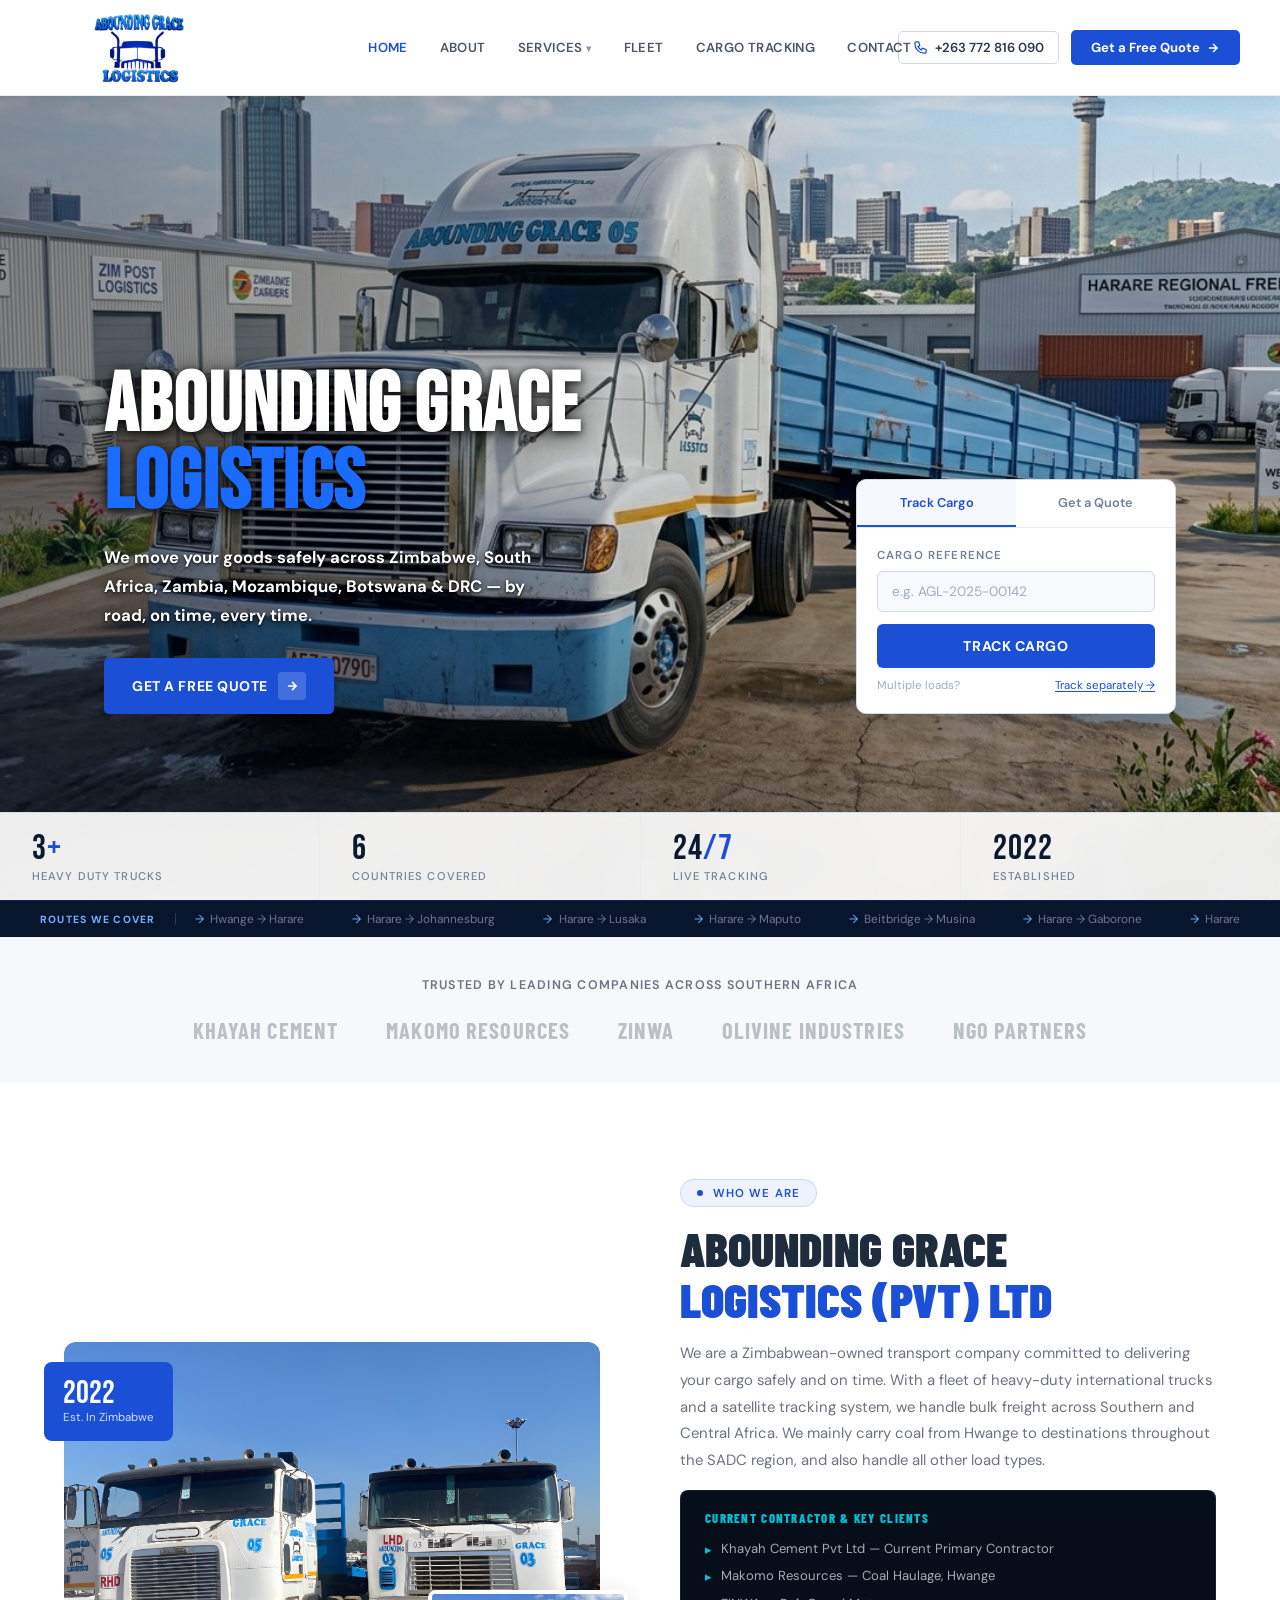
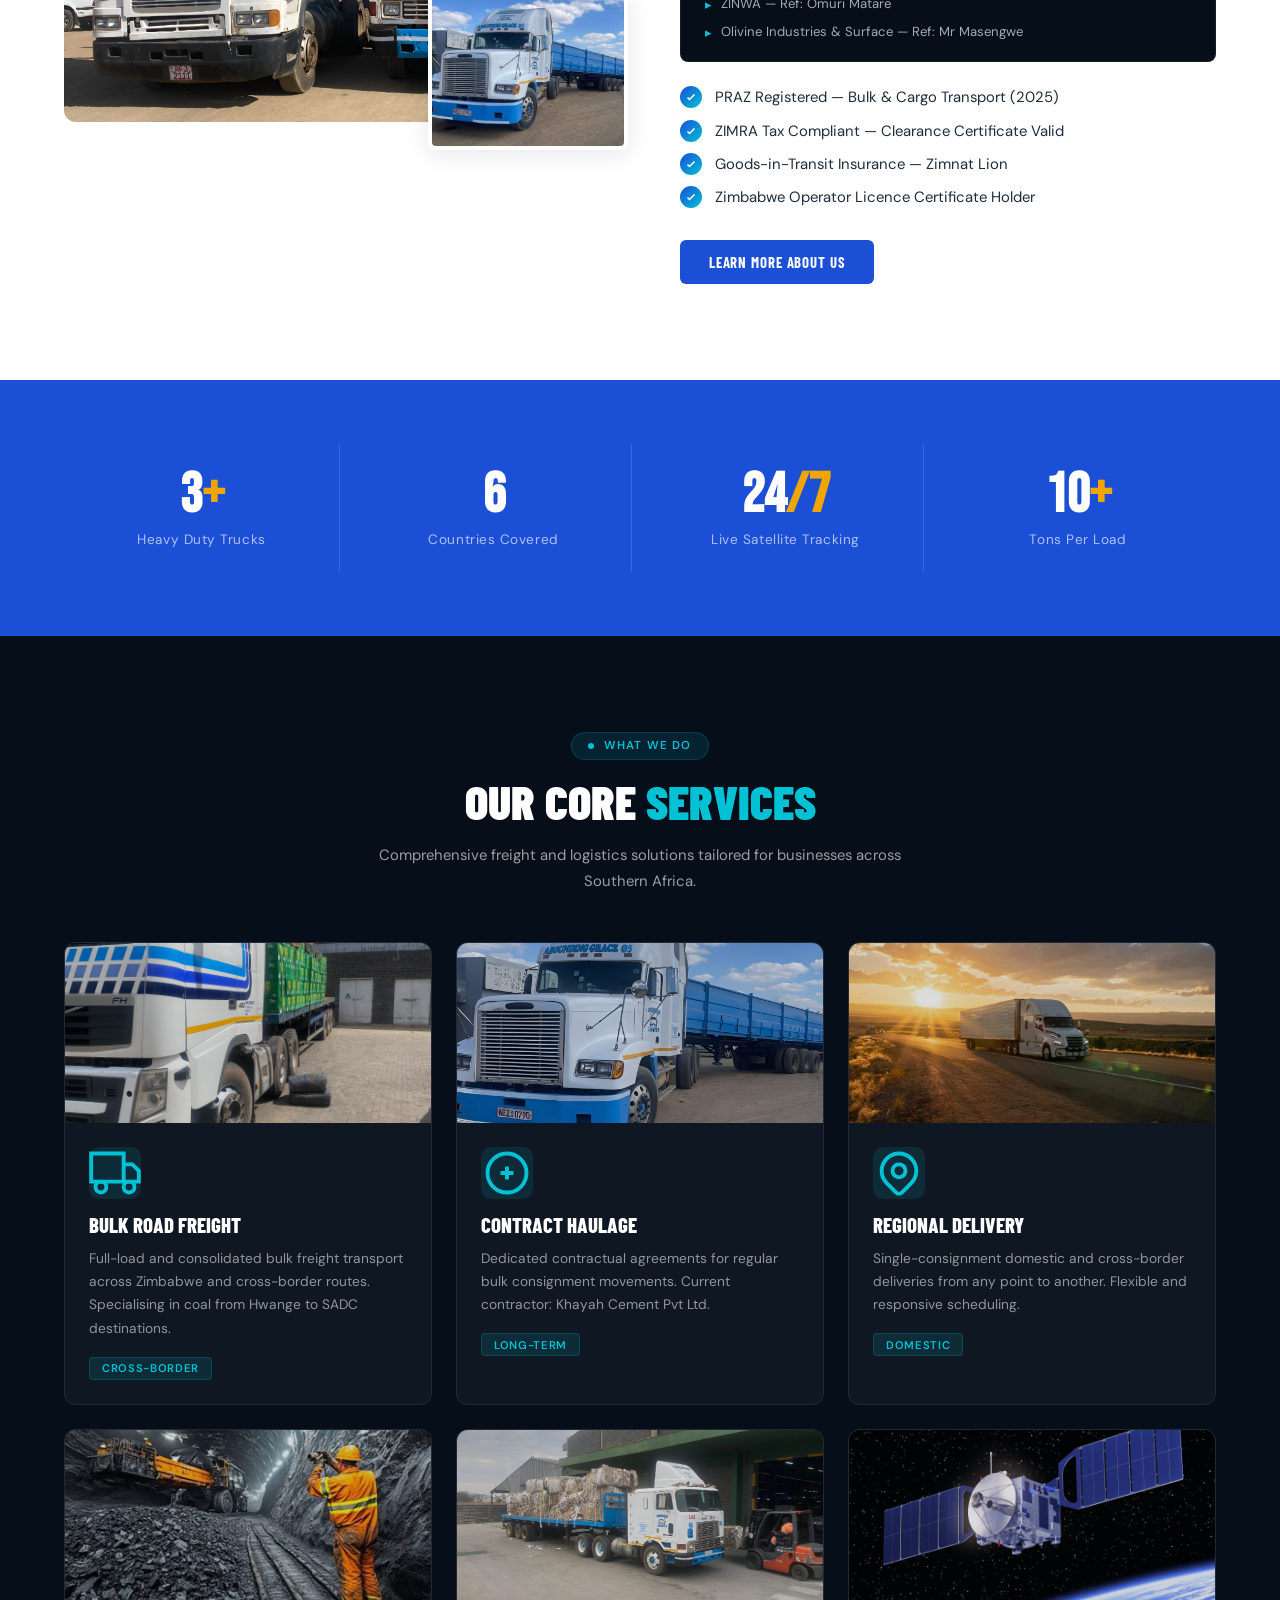
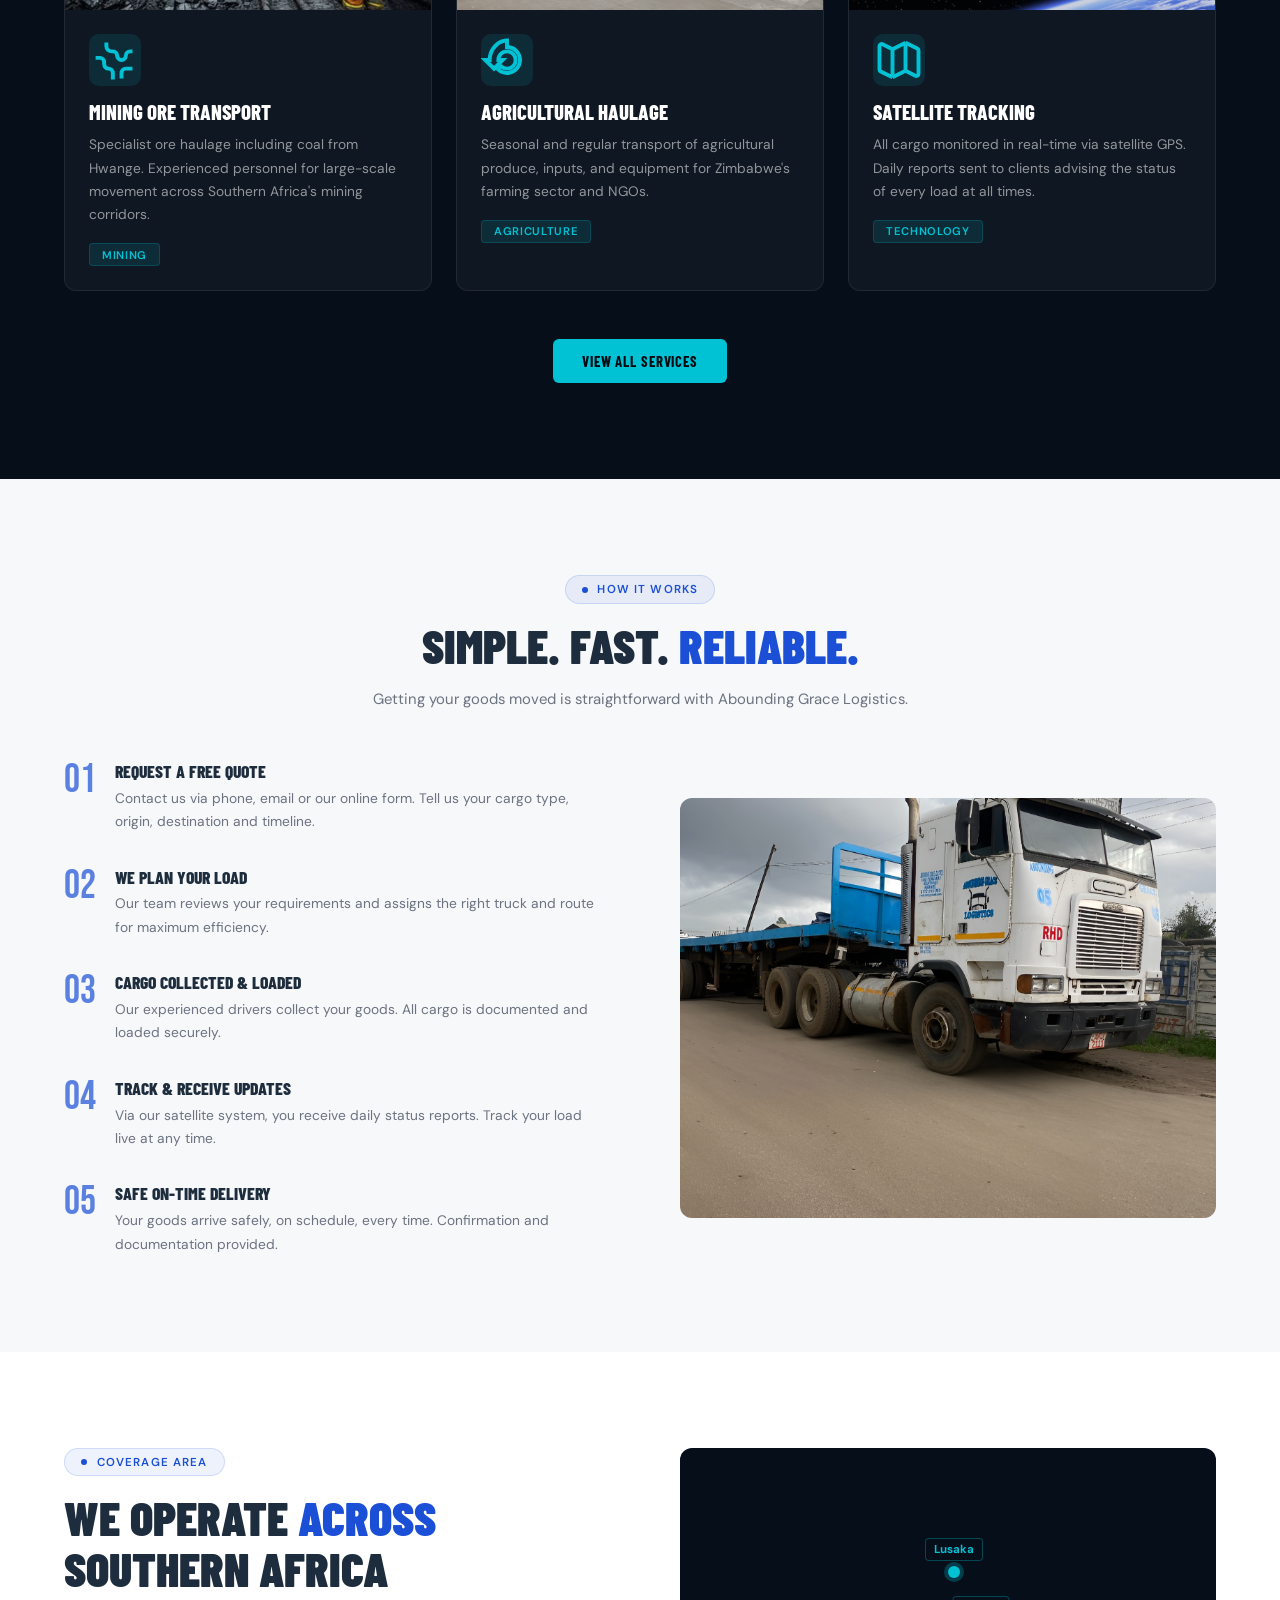
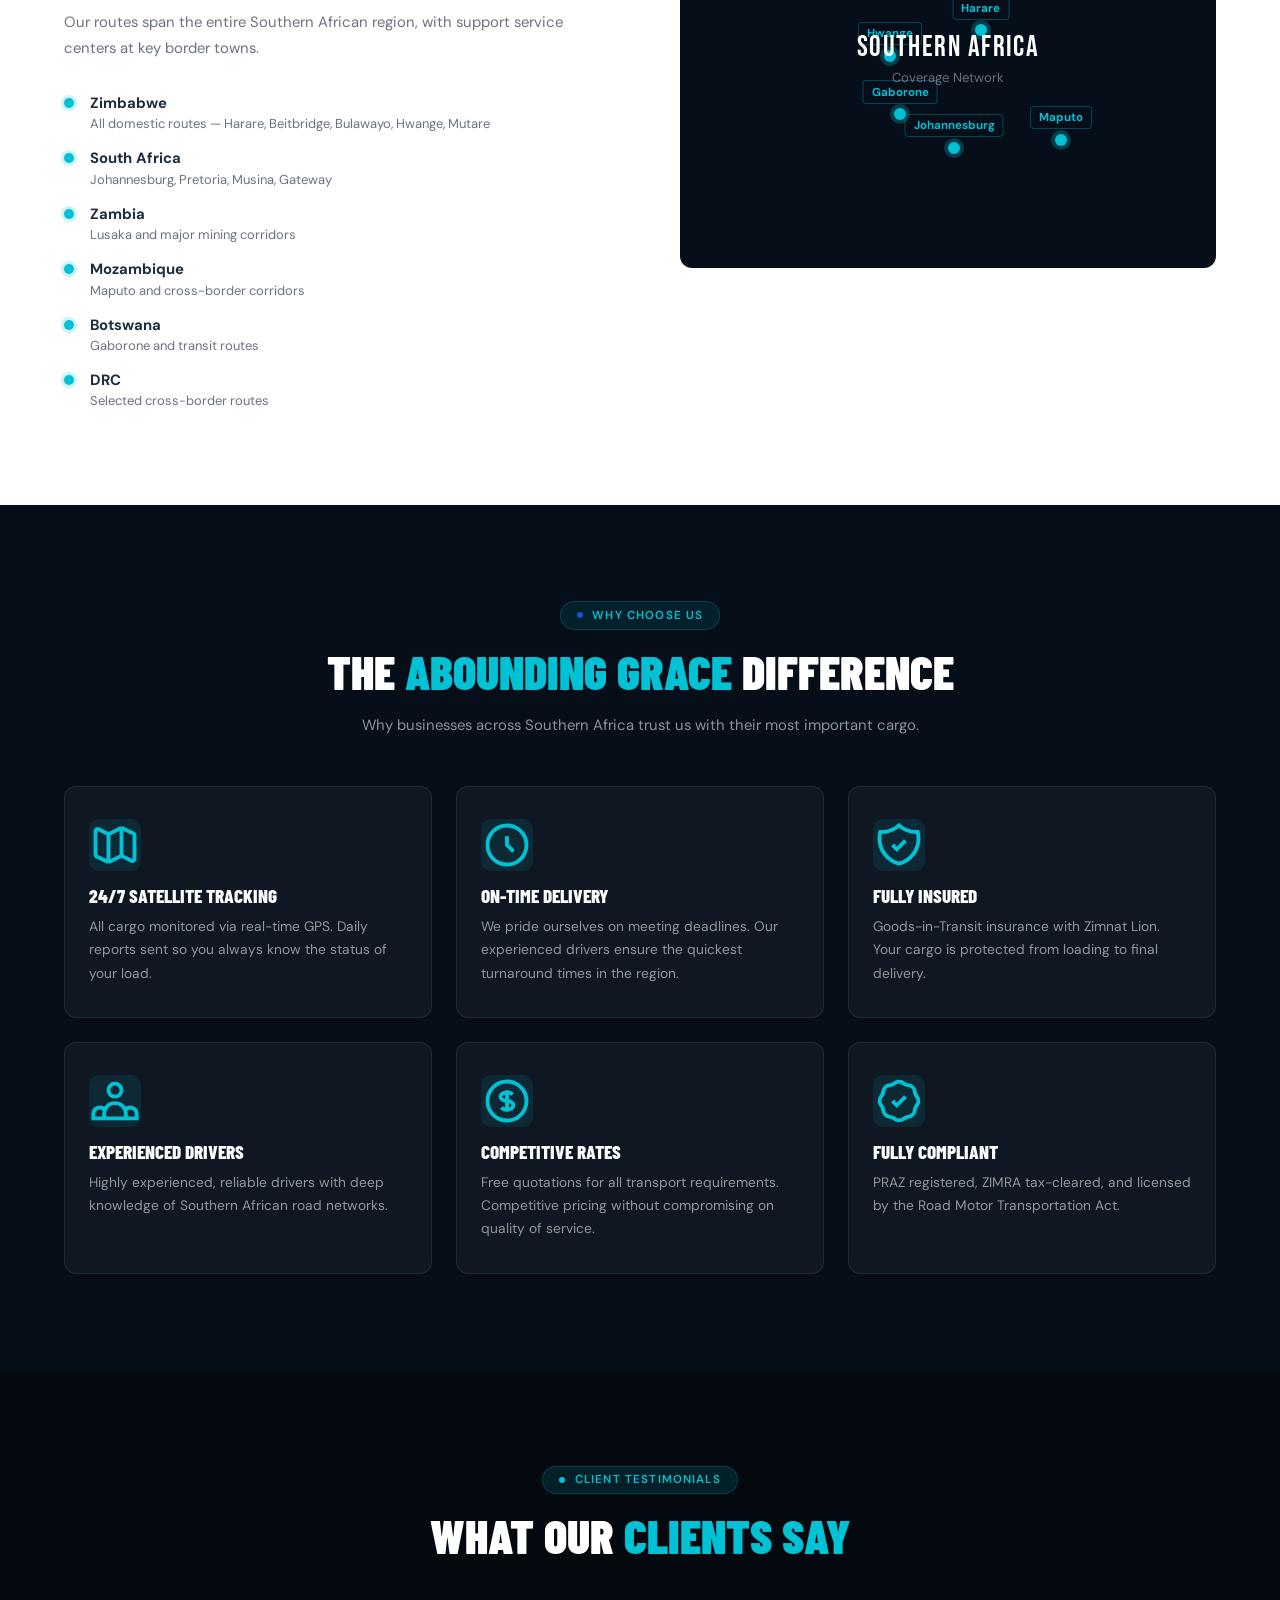
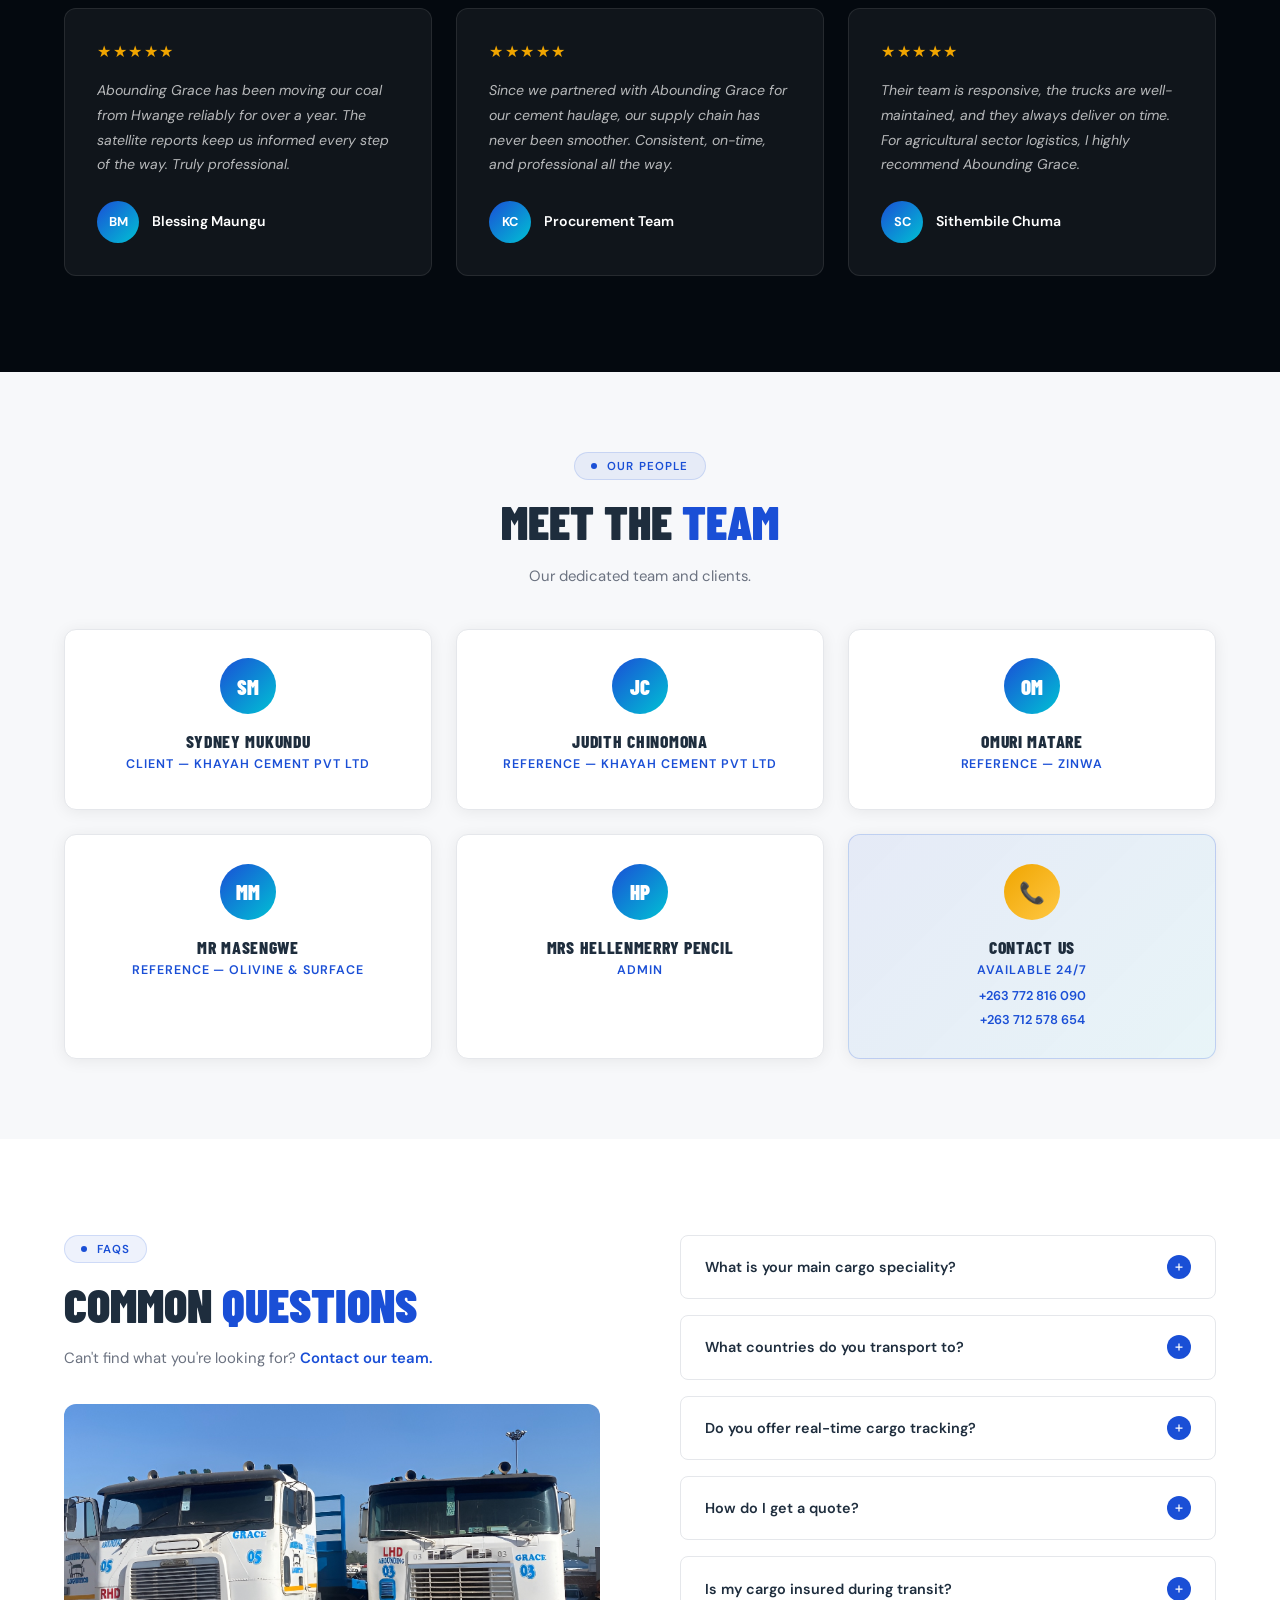
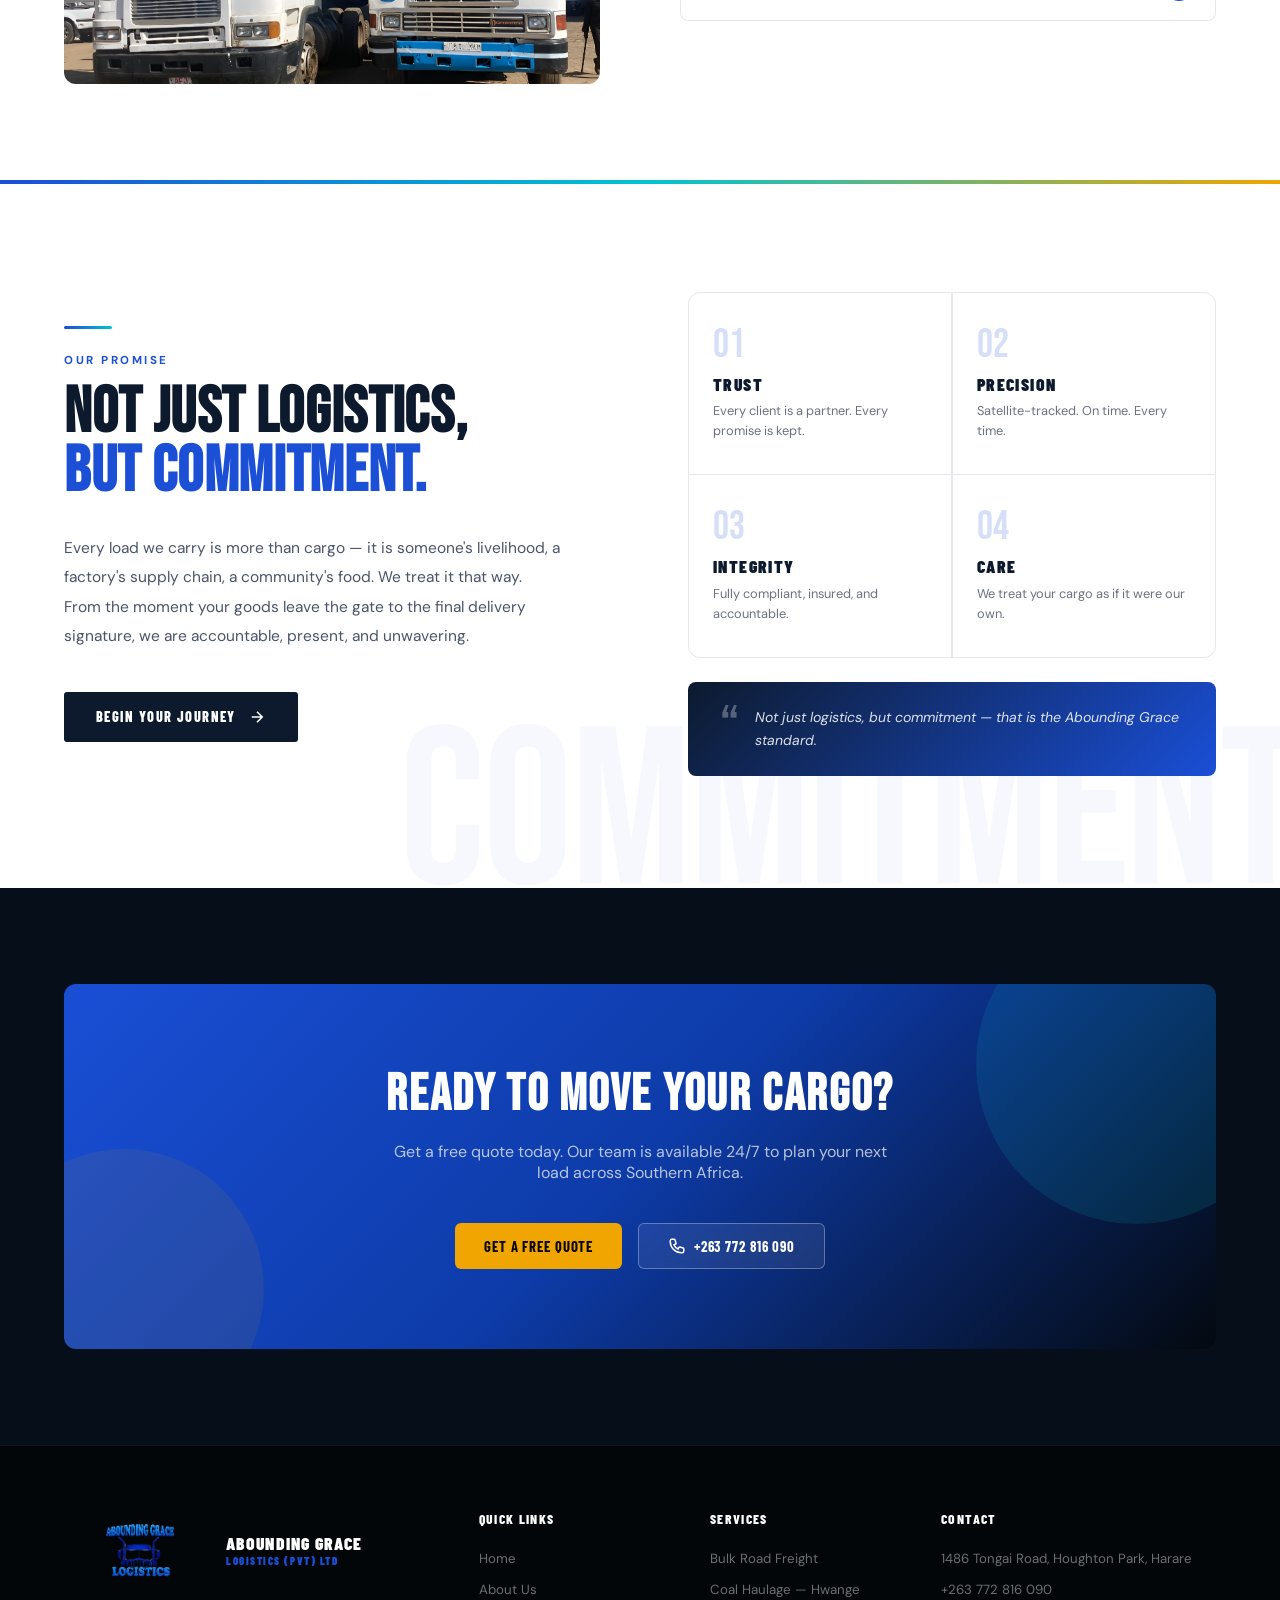
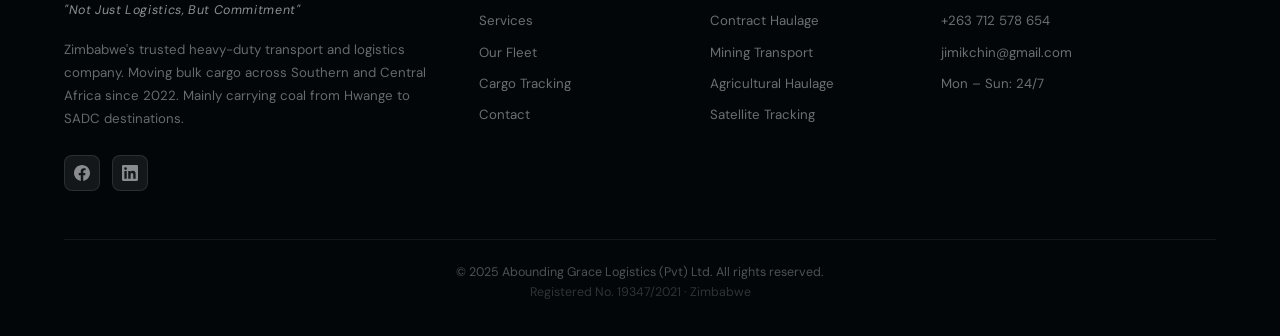
<file: index.html>
<!DOCTYPE html>
<html lang="en">
<head>
<meta charset="UTF-8"/>
<meta name="viewport" content="width=device-width, initial-scale=1.0, viewport-fit=cover"/>
<title>Abounding Grace Logistics | Zimbabwe's Premier Transport Company</title>
<link rel="preconnect" href="https://fonts.googleapis.com"/>
<link rel="preconnect" href="https://fonts.gstatic.com" crossorigin/>
<link href="https://fonts.googleapis.com/css2?family=Bebas+Neue&family=DM+Sans:ital,opsz,wght@0,9..40,300;0,9..40,400;0,9..40,500;0,9..40,600;0,9..40,700;1,9..40,300&family=Barlow+Condensed:wght@600;700;800;900&display=swap" rel="stylesheet"/>
<style>
*,*::before,*::after{box-sizing:border-box;margin:0;padding:0}
html{scroll-behavior:smooth}
body{font-family:'DM Sans',sans-serif;background:#060e1a;color:#1e2d3d;overflow-x:hidden}
a{text-decoration:none}
img{max-width:100%;display:block}
:root{
  --navy:#04090f;--navy2:#060e1a;--blue:#1a4fd6;--blue2:#1642b8;
  --cyan:#00c2d4;--gold:#f0a500;--gray:#6b7280;--border:#e5e7eb;
  --off-white:#f7f8fa;--text:#1e2d3d;--radius:12px;--radius-sm:8px;
}
#navbar{position:fixed;top:0;left:0;right:0;z-index:1000;display:flex;align-items:center;justify-content:space-between;padding:0 40px;height:96px;background:#fff;border-bottom:1px solid #e8edf2;box-shadow:0 2px 16px rgba(0,0,0,.07);transition:box-shadow .3s,transform .35s ease;}
#navbar.scrolled{box-shadow:0 4px 24px rgba(0,0,0,.12)}
#navbar.nav-hidden{transform:translateY(-100%)}
.nav-logo{display:flex;align-items:center;gap:12px;flex-shrink:0}
.nav-logo img{height:104px;width:auto}
.nav-logo-text{font-family:'Barlow Condensed',sans-serif;font-size:1.15rem;font-weight:900;color:#0d1a2e;letter-spacing:.06em;text-transform:uppercase;line-height:1.15}
.nav-logo-text span{color:var(--blue);display:block;font-size:.68rem;font-weight:700;letter-spacing:.14em}
.nav-center{display:flex;align-items:center;gap:2rem;position:absolute;left:50%;transform:translateX(-50%)}
.nav-center a{font-family:'DM Sans',sans-serif;font-size:.82rem;font-weight:600;color:#4a5568;letter-spacing:.03em;text-transform:uppercase;transition:color .2s;white-space:nowrap}
.nav-center a:hover,.nav-center a.active{color:var(--blue)}
.nav-center .has-arrow::after{content:' ▾';font-size:.65rem;opacity:.6}
.nav-right{display:flex;align-items:center;gap:12px;flex-shrink:0}
.nav-phone{display:flex;align-items:center;gap:7px;color:#2d3748;font-size:.82rem;font-weight:600;border:1.5px solid #d1d9e0;padding:7px 14px;border-radius:5px;transition:all .2s;cursor:pointer;}
.nav-phone:hover{color:var(--blue);border-color:var(--blue);background:rgba(26,79,214,.04)}
.nav-phone svg{width:15px;height:15px;flex-shrink:0;color:var(--blue)}
.nav-cta-btn{display:inline-flex;align-items:center;gap:6px;background:var(--blue);color:#fff;font-family:'DM Sans',sans-serif;font-size:.82rem;font-weight:700;padding:9px 20px;border-radius:5px;white-space:nowrap;transition:background .2s,box-shadow .2s}
.nav-cta-btn svg{width:14px;height:14px}
.nav-cta-btn:hover{background:var(--blue2);box-shadow:0 4px 18px rgba(26,79,214,.35)}
.hamburger{display:none;flex-direction:column;gap:5px;cursor:pointer;padding:6px;z-index:10}
.hamburger span{display:block;width:22px;height:2px;background:#2d3748;border-radius:2px;transition:.3s}
@media(max-width:960px){
  .nav-center{display:none;position:fixed;top:96px;left:0;right:0;bottom:0;flex-direction:column;align-items:flex-start;gap:0;background:#fff;padding:1rem 24px;transform:none;border-top:1px solid #e8edf2;overflow-y:auto;box-shadow:0 8px 32px rgba(0,0,0,.1)}
  .nav-center.open{display:flex}
  .nav-center a{padding:.9rem 0;border-bottom:1px solid #f0f4f8;width:100%;font-size:.95rem;color:#2d3748}
  .nav-phone{display:none}
  .hamburger{display:flex}
  #navbar{padding:0 20px}
}
.hero{position:relative;width:100%;height:100vh;min-height:580px;overflow:hidden;background:#f0f4f8;display:flex;flex-direction:column}
.hero-bg{position:absolute;inset:0;background:url('gm3.png') center 55%/cover no-repeat;z-index:0}
@media(max-width:768px){.hero-bg{background:url('phone.png') center center/cover no-repeat;}}
.hero-overlay{position:absolute;inset:0;z-index:1;background:linear-gradient(to right,rgba(4,12,30,0.42) 0%,rgba(4,12,30,0.22) 45%,rgba(4,12,30,0.05) 70%,rgba(4,12,30,0.00) 100%),linear-gradient(to top,rgba(0,0,0,0.30) 0%,rgba(0,0,0,0) 35%);}
.hero-inner{position:relative;z-index:2;display:flex;flex-direction:column;justify-content:flex-end;flex:1;padding:96px 40px 0}
.hero-bottom{display:flex;align-items:flex-end;justify-content:space-between;gap:40px}
.hero-left{flex:1;max-width:520px;padding-bottom:90px}
.hero-headline{font-family:'Bebas Neue',sans-serif;font-size:clamp(3rem,6.5vw,5.2rem);line-height:.93;color:#ffffff;letter-spacing:.015em;text-transform:uppercase;margin-bottom:20px;animation:fadeUp .5s .1s ease both;text-shadow:0 2px 8px rgba(0,0,0,0.85),0 4px 24px rgba(0,0,0,0.7);}
.hero-headline .hl-blue{color:#1a6bff;text-shadow:0 2px 8px rgba(0,0,0,0.85),0 4px 24px rgba(0,0,0,0.7);}
.hero-sub{
  font-size:clamp(.95rem,1.3vw,1.08rem);
  color:#ffffff;
  font-weight:700;
  line-height:1.75;
  max-width:430px;
  margin-bottom:28px;
  animation:fadeUp .5s .2s ease both;
  text-shadow:0 1px 3px rgba(0,0,0,0.9),0 2px 12px rgba(0,0,0,0.75),0 4px 28px rgba(0,0,0,0.5);
}
.hero-cta-btn{display:inline-flex;align-items:center;gap:10px;background:var(--blue);color:#fff;font-family:'DM Sans',sans-serif;font-size:.88rem;font-weight:700;letter-spacing:.04em;text-transform:uppercase;padding:14px 28px;border-radius:5px;animation:fadeUp .5s .3s ease both;transition:background .18s,box-shadow .18s,transform .15s;border:none;cursor:pointer}
.hero-cta-btn .arrow-box{width:28px;height:28px;background:rgba(255,255,255,.18);border-radius:4px;display:flex;align-items:center;justify-content:center;flex-shrink:0}
.hero-cta-btn .arrow-box svg{width:14px;height:14px}
.hero-cta-btn:hover{background:var(--blue2);transform:translateY(-2px);box-shadow:0 8px 28px rgba(26,79,214,.5)}
.hero-right{flex-shrink:0;width:320px;animation:fadeUp .5s .25s ease both;align-self:flex-end;padding-bottom:90px}
.tracking-widget{background:#fff;border:1px solid #d1dce8;border-radius:10px;overflow:hidden;box-shadow:0 8px 40px rgba(0,0,0,.12)}
.widget-tabs{display:flex;border-bottom:1px solid #e8edf2}
.widget-tab{flex:1;padding:14px 12px;font-family:'DM Sans',sans-serif;font-size:.8rem;font-weight:600;color:#718096;text-align:center;cursor:pointer;transition:all .2s;background:none;border:none;border-bottom:2px solid transparent}
.widget-tab.active{color:var(--blue);border-bottom:2px solid var(--blue);background:rgba(26,79,214,.04)}
.widget-tab:hover:not(.active){color:#2d3748}
.widget-body{padding:20px}
.widget-panel{display:none}
.widget-panel.active{display:block}
.widget-label{font-size:.72rem;font-weight:600;color:#718096;text-transform:uppercase;letter-spacing:.1em;margin-bottom:8px}
.widget-input{width:100%;background:#f7f9fc;border:1.5px solid #d1dce8;border-radius:6px;padding:11px 14px;color:#0d1a2e;font-family:'DM Sans',sans-serif;font-size:.85rem;outline:none;transition:border-color .2s;margin-bottom:12px}
.widget-input::placeholder{color:#a0aec0}
.widget-input:focus{border-color:var(--blue);background:#fff}
.widget-select-wrap{position:relative;margin-bottom:12px}
.widget-select-wrap select{width:100%;background:#f7f9fc;border:1.5px solid #d1dce8;border-radius:6px;padding:11px 14px;color:#0d1a2e;font-family:'DM Sans',sans-serif;font-size:.85rem;outline:none;appearance:none;-webkit-appearance:none;cursor:pointer}
.widget-select-wrap::after{content:'▾';position:absolute;right:14px;top:50%;transform:translateY(-50%);color:#718096;pointer-events:none;font-size:.8rem}
.widget-btn{width:100%;background:var(--blue);color:#fff;border:none;cursor:pointer;font-family:'DM Sans',sans-serif;font-size:.88rem;font-weight:700;padding:13px;border-radius:6px;letter-spacing:.04em;text-transform:uppercase;transition:background .18s,box-shadow .18s;display:flex;align-items:center;justify-content:center;gap:8px;}
.widget-btn:hover:not(:disabled){background:var(--blue2);box-shadow:0 4px 18px rgba(26,79,214,.45)}
.widget-btn:disabled{background:#a0aec0;cursor:not-allowed}
.widget-hint{display:flex;align-items:center;justify-content:space-between;margin-top:10px}
.widget-hint span{font-size:.72rem;color:#a0aec0}
.widget-hint a{font-size:.72rem;color:var(--blue);text-decoration:underline;text-underline-offset:2px}
.widget-hint a:hover{color:var(--blue2)}
.track-result{margin-top:12px;border-radius:8px;overflow:hidden;border:1.5px solid #d1dce8;display:none;}
.track-result.visible{display:block;animation:fadeUp .3s ease both;}
.track-result-header{background:var(--blue);color:#fff;font-size:.7rem;font-weight:700;letter-spacing:.08em;text-transform:uppercase;padding:8px 12px;display:flex;align-items:center;gap:7px;}
.track-result-header.error{background:#dc2626}
.track-result-body{background:#f7f9fc;padding:12px;font-size:.8rem;color:#2d3748;line-height:1.7;white-space:pre-wrap;word-break:break-word;font-family:'DM Sans',monospace;}
.status-dot{width:7px;height:7px;border-radius:50%;background:#4ade80;flex-shrink:0;animation:blink 1.4s infinite;}
@keyframes blink{0%,100%{opacity:1}50%{opacity:.2}}
.spinner{width:13px;height:13px;border:2px solid rgba(255,255,255,.3);border-top-color:#fff;border-radius:50%;animation:spin .7s linear infinite;flex-shrink:0;}
@keyframes spin{to{transform:rotate(360deg)}}
.hero-stats-bar{position:absolute;bottom:0;left:0;right:0;z-index:3;display:flex;background:rgba(255,255,255,.92);backdrop-filter:blur(10px);border-top:1px solid #d1dce8;box-shadow:0 -2px 12px rgba(0,0,0,.06);height:88px}
.hstat{flex:1;padding:18px 32px;border-right:1px solid #e8edf2}
.hstat:last-child{border-right:none}
.hstat-num{font-family:'Bebas Neue',sans-serif;font-size:2.2rem;line-height:1;color:#0d1a2e;letter-spacing:.03em}
.hstat-num span{color:var(--blue)}
.hstat-lbl{font-size:.7rem;font-weight:500;color:#718096;text-transform:uppercase;letter-spacing:.1em;margin-top:3px}
.routes-strip{background:rgba(26,79,214,.10);border-top:1px solid rgba(26,79,214,.20);display:flex;align-items:center;padding:10px 40px;gap:1.2rem;overflow:hidden}
.routes-label{font-size:.65rem;font-weight:700;color:#7aadff;letter-spacing:.12em;text-transform:uppercase;white-space:nowrap;flex-shrink:0}
.routes-divider{width:1px;height:12px;background:rgba(255,255,255,.15);flex-shrink:0}
.ticker-wrap{overflow:hidden;flex:1}
.ticker-track{display:flex;gap:3rem;animation:tickerScroll 28s linear infinite;width:max-content}
.ticker-track span{font-size:.74rem;font-weight:400;color:rgba(255,255,255,.42);white-space:nowrap}
.ticker-track span::before{content:'→ ';color:#7aadff;margin-right:.2rem}
@keyframes tickerScroll{0%{transform:translateX(0)}100%{transform:translateX(-50%)}}
@keyframes fadeUp{from{opacity:0;transform:translateY(18px)}to{opacity:1;transform:translateY(0)}}
@media(max-width:768px){
  .hero{height:100svh;min-height:600px}
  #navbar{height:82px}
  .nav-logo img{height:68px}
  .nav-center{top:82px}
  .hero-inner{padding:88px 20px 0;justify-content:flex-end}
  .hero-bottom{flex-direction:column;align-items:flex-start;gap:0}
  .hero-left{max-width:100%;padding-bottom:18px}
  .hero-headline{font-size:clamp(2.4rem,10vw,3.2rem);margin-bottom:12px;}
  .hero-sub{font-size:.92rem;max-width:100%;margin-bottom:20px;}
  .hero-cta-btn{font-size:.82rem;padding:12px 22px}
  .hero-right{width:100%;padding-bottom:18px;align-self:auto}
  .hero-stats-bar{position:relative;bottom:auto}
  .hstat{padding:12px 14px;flex:1}
  .hstat-num{font-size:1.6rem}
  .hstat-lbl{font-size:.6rem}
  .routes-strip{padding:8px 20px}
  .ticker-track span{font-size:.7rem}
}
@media(max-width:480px){.hstat{padding:10px}.hstat-num{font-size:1.35rem}.hstat-lbl{font-size:.55rem}}
section{padding:6rem 5%}
.section-label{display:inline-flex;align-items:center;gap:.6rem;background:rgba(26,79,214,.07);border:1px solid rgba(26,79,214,.15);color:var(--blue);padding:.35rem 1rem;border-radius:40px;font-size:.72rem;font-weight:600;letter-spacing:.1em;text-transform:uppercase;margin-bottom:1rem}
.section-label::before{content:'';width:6px;height:6px;border-radius:50%;background:var(--blue)}
.section-title{font-family:'Barlow Condensed',sans-serif;font-size:clamp(1.8rem,4vw,3rem);font-weight:900;color:var(--text);text-transform:uppercase;line-height:1.05;margin-bottom:1rem}
.section-title span{color:var(--blue)}
.section-sub{color:var(--gray);line-height:1.75;font-size:.93rem;max-width:560px}
.text-center{text-align:center}
.text-center .section-label{margin:0 auto 1rem}
.text-center .section-sub{margin:0 auto}
@media(max-width:640px){section{padding:3.5rem 5%}.section-title{font-size:clamp(1.5rem,7vw,2rem)}.section-sub{font-size:.82rem}}
.btn{display:inline-flex;align-items:center;gap:.5rem;font-family:'Barlow Condensed',sans-serif;font-size:.92rem;font-weight:700;letter-spacing:.06em;text-transform:uppercase;padding:.82rem 1.8rem;border-radius:6px;transition:all .2s}
.btn-primary{background:var(--blue);color:#fff}
.btn-primary:hover{background:var(--blue2);box-shadow:0 6px 20px rgba(26,79,214,.35)}
.btn-gold{background:var(--gold);color:#07050a}
.btn-gold:hover{background:#ffc844;box-shadow:0 6px 20px rgba(240,165,0,.4)}
.btn-cyan{background:var(--cyan);color:#04090f}
.btn-outline{background:rgba(255,255,255,.08);border:1.5px solid rgba(255,255,255,.3);color:#fff;backdrop-filter:blur(4px)}
.btn-outline:hover{background:rgba(255,255,255,.15);border-color:#fff}
.btn-group{display:flex;gap:1rem;justify-content:center;flex-wrap:wrap}
.grid-2{display:grid;grid-template-columns:1fr 1fr;gap:3rem}
.grid-3{display:grid;grid-template-columns:repeat(3,1fr);gap:1.5rem}
.icon-box{width:52px;height:52px;border-radius:10px;background:rgba(26,79,214,.1);display:flex;align-items:center;justify-content:center;color:var(--blue)}
.partners-strip{background:var(--off-white);padding:2.5rem 5%}
.partners-strip p{text-align:center;font-size:.78rem;color:var(--gray);text-transform:uppercase;letter-spacing:.1em;font-weight:600;margin-bottom:1.5rem}
.partners-logos{display:flex;align-items:center;justify-content:center;gap:3rem;flex-wrap:wrap}
.partner-name{font-family:'Barlow Condensed',sans-serif;font-size:1.4rem;font-weight:700;color:rgba(30,45,61,.28);letter-spacing:.05em;transition:color .2s}
.partner-name:hover{color:var(--blue)}
.about-section{background:#fff}
.about-split{display:grid;grid-template-columns:1fr 1fr;gap:5rem;align-items:center}
.about-images{position:relative}
.about-img1{width:100%;height:380px;object-fit:cover;border-radius:var(--radius)}
.about-img2{position:absolute;bottom:-28px;right:-28px;width:200px;height:160px;object-fit:cover;border-radius:var(--radius-sm);border:4px solid #fff;box-shadow:0 4px 24px rgba(0,0,0,.1)}
.about-badge{position:absolute;top:20px;left:-20px;background:var(--blue);color:#fff;padding:1rem 1.2rem;border-radius:var(--radius-sm)}
.about-badge .num{font-family:'Bebas Neue',sans-serif;font-size:2rem;line-height:1}
.about-badge .lbl{font-size:.72rem;opacity:.8}
.check-list{display:flex;flex-direction:column;gap:.7rem;margin:1.5rem 0 2rem}
.check-item{display:flex;align-items:center;gap:.8rem;color:var(--text);font-size:.93rem}
.check-icon{width:22px;height:22px;border-radius:50%;background:linear-gradient(135deg,var(--blue),var(--cyan));display:flex;align-items:center;justify-content:center;flex-shrink:0}
.check-icon svg{width:12px;height:12px;color:#fff}
.about-key-info{background:var(--navy2);border-radius:var(--radius-sm);padding:1.2rem 1.5rem;margin:1rem 0 1.5rem;border:1px solid rgba(255,255,255,.07)}
.about-key-info h4{font-family:'Barlow Condensed',sans-serif;font-size:.8rem;font-weight:800;color:var(--cyan);text-transform:uppercase;letter-spacing:.1em;margin-bottom:.8rem}
.about-key-info ul{list-style:none;display:flex;flex-direction:column;gap:.45rem}
.about-key-info ul li{font-size:.82rem;color:rgba(255,255,255,.65);display:flex;align-items:flex-start;gap:.55rem;line-height:1.5}
.about-key-info ul li::before{content:'▸';color:var(--cyan);flex-shrink:0;margin-top:.05rem}
.stats-band{background:var(--blue);padding:4rem 5%}
.stats-band-inner{display:grid;grid-template-columns:repeat(4,1fr);gap:1rem;text-align:center}
.stat-item{padding:1.5rem;border-right:1px solid rgba(255,255,255,.15)}
.stat-item:last-child{border-right:none}
.stat-num-lg{font-family:'Bebas Neue',sans-serif;font-size:3.5rem;font-weight:900;color:#fff;line-height:1}
.stat-num-lg span{color:var(--gold)}
.stat-lbl-sm{color:rgba(255,255,255,.65);font-size:.85rem;margin-top:.4rem;letter-spacing:.04em}
@media(max-width:640px){.stat-num-lg{font-size:2.5rem}.stat-lbl-sm{font-size:.72rem}}
.services-section{background:var(--navy2)}
.services-section .section-label{background:rgba(0,180,216,.12);color:var(--cyan);border-color:rgba(0,180,216,.2)}
.services-section .section-label::before{background:var(--cyan)}
.services-grid{display:grid;grid-template-columns:repeat(3,1fr);gap:1.5rem;margin-top:3rem}
.service-card{background:rgba(255,255,255,.04);border:1px solid rgba(255,255,255,.08);border-radius:var(--radius);overflow:hidden;transition:transform .2s,border-color .2s}
.service-card:hover{transform:translateY(-4px);border-color:rgba(0,194,212,.3)}
.service-card img{width:100%;height:180px;object-fit:cover;opacity:.85;transition:opacity .2s}
.service-card:hover img{opacity:1}
.service-card-body{padding:1.5rem}
.service-card-body h3{font-family:'Barlow Condensed',sans-serif;font-size:1.3rem;font-weight:800;color:#fff;text-transform:uppercase;margin-bottom:.6rem}
.service-card-body p{color:rgba(255,255,255,.55);font-size:.86rem;line-height:1.7;margin-bottom:1rem}
.service-tag{display:inline-block;background:rgba(0,194,212,.12);color:var(--cyan);border:1px solid rgba(0,194,212,.2);padding:.22rem .75rem;border-radius:4px;font-size:.7rem;font-weight:600;letter-spacing:.06em;text-transform:uppercase}
.process-section{background:var(--off-white)}
.process-grid{display:grid;grid-template-columns:1fr 1fr;gap:5rem;align-items:center;margin-top:3rem}
.process-steps{display:flex;flex-direction:column;gap:2rem}
.process-step{display:flex;gap:1.2rem;align-items:flex-start}
.step-num{font-family:'Bebas Neue',sans-serif;font-size:2.5rem;color:var(--blue);line-height:1;flex-shrink:0;opacity:.7}
.step-content h3{font-family:'Barlow Condensed',sans-serif;font-size:1.1rem;font-weight:800;text-transform:uppercase;color:var(--text);margin-bottom:.3rem}
.step-content p{font-size:.86rem;color:var(--gray);line-height:1.7}
.process-img img{width:100%;height:420px;object-fit:cover;border-radius:var(--radius)}
.coverage-section{background:#fff}
.coverage-grid{display:grid;grid-template-columns:1fr 1fr;gap:5rem;align-items:start}
.coverage-list{display:flex;flex-direction:column;gap:1rem;margin-top:1rem}
.coverage-item{display:flex;gap:1rem;align-items:flex-start}
.coverage-dot{width:10px;height:10px;border-radius:50%;background:var(--cyan);flex-shrink:0;margin-top:5px;box-shadow:0 0 0 3px rgba(0,194,212,.2)}
.coverage-country{font-weight:700;color:var(--text);font-size:.93rem}
.coverage-detail{color:var(--gray);font-size:.81rem;margin-top:.15rem}
.coverage-map-placeholder{background:var(--navy2);border-radius:var(--radius);height:420px;display:flex;align-items:center;justify-content:center;position:relative;overflow:hidden}
.map-dots{position:absolute;inset:0}
.map-dot{position:absolute;width:12px;height:12px;border-radius:50%;background:var(--cyan);box-shadow:0 0 0 4px rgba(0,194,212,.25);animation:mapPulse 2s infinite}
.map-dot::after{content:attr(data-label);position:absolute;top:-28px;left:50%;transform:translateX(-50%);background:var(--navy2);color:var(--cyan);font-size:.72rem;font-weight:700;padding:.2rem .5rem;border-radius:4px;white-space:nowrap;border:1px solid rgba(0,194,212,.3)}
@keyframes mapPulse{0%,100%{box-shadow:0 0 0 4px rgba(0,194,212,.25)}50%{box-shadow:0 0 0 12px rgba(0,194,212,.08)}}
.why-section{background:var(--navy2);padding:6rem 5%}
.why-card{background:rgba(255,255,255,.04);border:1px solid rgba(255,255,255,.08);border-radius:var(--radius);padding:2rem 1.5rem;transition:transform .2s,border-color .2s}
.why-card:hover{transform:translateY(-4px);border-color:rgba(0,194,212,.25)}
.why-card h3{font-family:'Barlow Condensed',sans-serif;font-size:1.2rem;font-weight:800;color:#fff;text-transform:uppercase;margin:.8rem 0 .5rem}
.why-card p{color:rgba(255,255,255,.55);font-size:.86rem;line-height:1.7}
.testimonials-section{background:var(--navy)}
.testimonials-section .section-label{background:rgba(0,194,212,.12);color:var(--cyan);border-color:rgba(0,194,212,.2)}
.testimonials-section .section-label::before{background:var(--cyan)}
.testimonials-grid{display:grid;grid-template-columns:repeat(3,1fr);gap:1.5rem;margin-top:3rem}
.testimonial-card{background:rgba(255,255,255,.05);border:1px solid rgba(255,255,255,.09);border-radius:var(--radius);padding:2rem}
.stars{color:var(--gold);font-size:1rem;margin-bottom:1rem;letter-spacing:.1em}
.testimonial-text{color:rgba(255,255,255,.7);font-size:.88rem;line-height:1.75;margin-bottom:1.5rem;font-style:italic}
.testimonial-author{display:flex;align-items:center;gap:.8rem}
.author-avatar{width:42px;height:42px;border-radius:50%;background:linear-gradient(135deg,var(--blue),var(--cyan));display:flex;align-items:center;justify-content:center;font-size:.8rem;font-weight:700;color:#fff;flex-shrink:0}
.author-name{font-weight:600;color:#fff;font-size:.88rem}
.author-title{color:rgba(255,255,255,.45);font-size:.75rem;margin-top:.1rem}
.faq-section{background:#fff}
.faq-grid{display:grid;grid-template-columns:1fr 1fr;gap:5rem;align-items:start}
.faq-list{display:flex;flex-direction:column;gap:1rem}
.faq-item{border:1.5px solid var(--border);border-radius:var(--radius-sm);overflow:hidden}
.faq-question{padding:1.2rem 1.5rem;display:flex;justify-content:space-between;align-items:center;cursor:pointer;font-weight:600;font-size:.9rem;color:var(--text);transition:background .2s;gap:1rem}
.faq-question:hover{background:rgba(26,79,214,.04)}
.faq-icon{width:24px;height:24px;border-radius:50%;background:var(--blue);display:flex;align-items:center;justify-content:center;flex-shrink:0;transition:transform .3s}
.faq-icon svg{width:12px;height:12px;color:#fff}
.faq-answer{padding:0 1.5rem;max-height:0;overflow:hidden;transition:max-height .35s ease,padding .35s}
.faq-answer p{color:var(--gray);font-size:.88rem;line-height:1.7;padding-bottom:1.2rem}
.faq-item.open .faq-answer{max-height:220px}
.faq-item.open .faq-icon{transform:rotate(45deg)}
.faq-item.open .faq-question{color:var(--blue)}
.team-section{background:var(--off-white);padding:5rem 5%}
.team-grid{display:grid;grid-template-columns:repeat(3,1fr);gap:1.5rem;margin-top:2.5rem}
.team-card{background:#fff;border-radius:var(--radius);padding:1.8rem 1.5rem;box-shadow:0 2px 16px rgba(0,0,0,.07);border:1px solid var(--border);text-align:center}
.team-avatar{width:56px;height:56px;border-radius:50%;background:linear-gradient(135deg,var(--blue),var(--cyan));display:flex;align-items:center;justify-content:center;font-family:'Barlow Condensed',sans-serif;font-size:1.3rem;font-weight:900;color:#fff;margin:0 auto 1rem}
.team-name{font-family:'Barlow Condensed',sans-serif;font-size:1.1rem;font-weight:800;color:var(--text);text-transform:uppercase;letter-spacing:.04em;margin-bottom:.25rem}
.team-role{font-size:.78rem;color:var(--blue);font-weight:600;text-transform:uppercase;letter-spacing:.08em;margin-bottom:.5rem}
.team-detail{font-size:.8rem;color:var(--gray);line-height:1.5}
.cta-section{background:var(--navy2);padding:6rem 5%}
.cta-inner{background:linear-gradient(135deg,var(--blue) 0%,#0d3ba8 50%,#04090f 100%);border-radius:var(--radius);padding:5rem;text-align:center;position:relative;overflow:hidden}
.cta-inner::before{content:'';position:absolute;top:-80px;right:-80px;width:320px;height:320px;border-radius:50%;background:rgba(0,194,212,.12)}
.cta-inner::after{content:'';position:absolute;bottom:-80px;left:-80px;width:280px;height:280px;border-radius:50%;background:rgba(240,165,0,.08)}
.cta-inner h2{font-family:'Bebas Neue',sans-serif;font-size:clamp(1.8rem,4vw,3.5rem);color:#fff;text-transform:uppercase;position:relative;z-index:1;letter-spacing:.04em}
.cta-inner p{color:rgba(255,255,255,.7);max-width:520px;margin:1rem auto 2.5rem;font-size:1rem;position:relative;z-index:1}
.cta-inner .btn-group{position:relative;z-index:1}
@media(max-width:640px){.cta-inner{padding:3rem 1.5rem}.cta-inner p{font-size:.85rem}}
/* ===== MOTTO SECTION ===== */
.motto-section{background:#ffffff;padding:7rem 5%;position:relative;overflow:hidden}
.motto-section::before{content:'';position:absolute;top:0;left:0;right:0;height:4px;background:linear-gradient(90deg,var(--blue) 0%,var(--cyan) 50%,var(--gold) 100%)}
.motto-section::after{content:'COMMITMENT';position:absolute;bottom:-40px;right:-20px;font-family:'Bebas Neue',sans-serif;font-size:14rem;color:rgba(26,79,214,.04);line-height:1;pointer-events:none;user-select:none;letter-spacing:-.01em}
.motto-inner{max-width:1200px;margin:0 auto;position:relative;z-index:1}
.motto-grid{display:grid;grid-template-columns:1fr 1fr;gap:6rem;align-items:center}
.motto-left{padding-right:2rem}
.motto-rule{width:48px;height:3px;background:linear-gradient(90deg,var(--blue),var(--cyan));border-radius:3px;margin-bottom:1.5rem}
.motto-eyebrow{font-size:.72rem;font-weight:700;letter-spacing:.22em;text-transform:uppercase;color:var(--blue);margin-bottom:1rem}
.motto-headline{font-family:'Bebas Neue',sans-serif;font-size:clamp(2.8rem,5vw,4.6rem);line-height:.92;color:#0d1a2e;letter-spacing:.01em;text-transform:uppercase;margin-bottom:2rem}
.motto-headline em{color:var(--blue);font-style:normal}
.motto-body{font-size:.97rem;color:#4a5568;line-height:1.9;margin-bottom:2.5rem;font-weight:400}
.motto-btn{display:inline-flex;align-items:center;gap:.75rem;background:#0d1a2e;color:#fff;font-family:'Barlow Condensed',sans-serif;font-size:.9rem;font-weight:800;letter-spacing:.1em;text-transform:uppercase;padding:1rem 2rem;border-radius:3px;transition:all .25s;position:relative;overflow:hidden}
.motto-btn::before{content:'';position:absolute;inset:0;background:linear-gradient(90deg,var(--blue),var(--cyan));opacity:0;transition:opacity .25s}
.motto-btn:hover::before{opacity:1}
.motto-btn svg{width:18px;height:18px;flex-shrink:0;position:relative;z-index:1;transition:transform .2s}
.motto-btn:hover svg{transform:translateX(4px)}
.motto-btn span,.motto-btn{position:relative}
.motto-btn:hover{box-shadow:0 8px 32px rgba(26,79,214,.4)}
.motto-btn > *{position:relative;z-index:1}
.motto-right{}
.motto-card-grid{display:grid;grid-template-columns:1fr 1fr;gap:1.5px;background:#e5e7eb;border:1.5px solid #e5e7eb;border-radius:12px;overflow:hidden;margin-bottom:1.5rem}
.motto-pillar{background:#fff;padding:2rem 1.5rem;transition:background .2s}
.motto-pillar:hover{background:#f0f6ff}
.motto-pillar-num{font-family:'Bebas Neue',sans-serif;font-size:2.5rem;color:rgba(26,79,214,.18);line-height:1;margin-bottom:.5rem}
.motto-pillar-title{font-family:'Barlow Condensed',sans-serif;font-size:1.1rem;font-weight:900;text-transform:uppercase;letter-spacing:.08em;color:#0d1a2e;margin-bottom:.4rem}
.motto-pillar-text{font-size:.8rem;color:#6b7280;line-height:1.6}
.motto-quote-strip{background:linear-gradient(135deg,#0d1a2e 0%,#1a4fd6 100%);border-radius:8px;padding:1.5rem 2rem;display:flex;align-items:center;gap:1rem}
.motto-quote-mark{font-family:'Bebas Neue',sans-serif;font-size:3.5rem;color:rgba(255,255,255,.3);line-height:.8;flex-shrink:0}
.motto-quote-text{color:rgba(255,255,255,.85);font-size:.88rem;line-height:1.65;font-style:italic}
@media(max-width:900px){.motto-grid{grid-template-columns:1fr;gap:3rem}.motto-left{padding-right:0}}
@media(max-width:480px){.motto-card-grid{grid-template-columns:1fr}}

footer{background:#020609;padding:4rem 5% 2rem;border-top:1px solid rgba(255,255,255,.06)}
.footer-grid{display:grid;grid-template-columns:2fr 1fr 1fr 1.5fr;gap:3rem;margin-bottom:3rem}
.footer-brand p{color:rgba(255,255,255,.4);font-size:.83rem;line-height:1.75;margin-bottom:1.5rem;margin-top:1rem}
.footer-socials{display:flex;gap:.75rem}
.social-btn{width:36px;height:36px;border-radius:8px;background:rgba(255,255,255,.07);border:1px solid rgba(255,255,255,.1);display:flex;align-items:center;justify-content:center;color:rgba(255,255,255,.5);transition:all .2s}
.social-btn:hover{background:var(--blue);color:#fff;border-color:var(--blue)}
.social-btn svg{width:16px;height:16px}
.footer-logo-wrap{display:flex;align-items:center;gap:10px}
.footer-logo-wrap img{height:80px;width:auto}
.footer-logo-text{font-family:'Barlow Condensed',sans-serif;font-size:1.1rem;font-weight:900;color:#fff;letter-spacing:.06em;text-transform:uppercase;line-height:1.2}
.footer-logo-text span{color:var(--blue);display:block;font-size:.68rem;letter-spacing:.14em}
.footer-col h4{font-family:'Barlow Condensed',sans-serif;font-size:.85rem;font-weight:800;color:#fff;text-transform:uppercase;letter-spacing:.1em;margin-bottom:1.2rem}
.footer-col ul{list-style:none;display:flex;flex-direction:column;gap:.65rem}
.footer-col ul li a{color:rgba(255,255,255,.42);font-size:.83rem;transition:color .2s}
.footer-col ul li a:hover{color:rgba(255,255,255,.85)}
.footer-bottom{border-top:1px solid rgba(255,255,255,.07);padding-top:1.5rem;text-align:center}
.footer-bottom p{color:rgba(255,255,255,.3);font-size:.78rem;margin-bottom:.25rem}
@media(max-width:1100px){.footer-grid{grid-template-columns:1fr 1fr;gap:2rem}}
@media(max-width:900px){
  .about-split,.process-grid,.coverage-grid,.faq-grid{grid-template-columns:1fr}
  .services-grid{grid-template-columns:1fr 1fr}
  .testimonials-grid{grid-template-columns:1fr}
  .stats-band-inner{grid-template-columns:1fr 1fr}
  .about-img2{display:none}
  .about-badge{left:10px}
  .grid-3{grid-template-columns:1fr 1fr}
  .team-grid{grid-template-columns:1fr 1fr}
}
@media(max-width:600px){
  section{padding:3.5rem 5%}
  .services-grid,.grid-3{grid-template-columns:1fr}
  .footer-grid{grid-template-columns:1fr;gap:2rem}
  .stats-band-inner{grid-template-columns:1fr 1fr}
  .team-grid{grid-template-columns:1fr}
}
</style>
</head>
<body>

<nav id="navbar">
  <a href="index.html" class="nav-logo">
    <img src="logoxx.png" alt="Abounding Grace Logistics" onerror="this.style.display='none';document.querySelector('.nav-logo-text').style.display='block'"/>
    <div class="nav-logo-text" style="display:none">Abounding Grace<span>Logistics</span></div>
  </a>
  <div class="nav-center" id="navLinks">
    <a href="index.html" class="active">Home</a>
    <a href="about.html">About</a>
    <a href="services.html" class="has-arrow">Services</a>
    <a href="fleet.html">Fleet</a>
    <a href="track.html">Cargo Tracking</a>
    <a href="contact.html">Contact</a>
  </div>
  <div class="nav-right">
    <a href="tel:+263772816090" class="nav-phone">
      <svg xmlns="http://www.w3.org/2000/svg" fill="none" viewBox="0 0 24 24" stroke="currentColor" stroke-width="2"><path d="M3 5a2 2 0 012-2h3.28a1 1 0 01.948.684l1.498 4.493a1 1 0 01-.502 1.21l-2.257 1.13a11.042 11.042 0 005.516 5.516l1.13-2.257a1 1 0 011.21-.502l4.493 1.498a1 1 0 01.684.949V19a2 2 0 01-2 2h-1C9.716 21 3 14.284 3 6V5z"/></svg>
      +263 772 816 090
    </a>
    <a href="contact.html" class="nav-cta-btn">Get a Free Quote <svg xmlns="http://www.w3.org/2000/svg" fill="none" viewBox="0 0 24 24" stroke="currentColor" stroke-width="2.5"><path d="M5 12h14M12 5l7 7-7 7"/></svg></a>
    <div class="hamburger" id="hamburger" onclick="toggleNav()"><span></span><span></span><span></span></div>
  </div>
</nav>

<section class="hero" id="home">
  <div class="hero-bg"></div>
  <div class="hero-overlay"></div>
  <div class="hero-inner">
    <div class="hero-bottom">
      <div class="hero-left">
        <h1 class="hero-headline">Abounding Grace<br/><span class="hl-blue">Logistics</span></h1>
        <p class="hero-sub">We move your goods safely across Zimbabwe, South Africa, Zambia, Mozambique, Botswana &amp; DRC — by road, on time, every time.</p>
        <a href="contact.html" class="hero-cta-btn">Get a Free Quote <span class="arrow-box"><svg xmlns="http://www.w3.org/2000/svg" fill="none" viewBox="0 0 24 24" stroke="currentColor" stroke-width="2.8"><path d="M5 12h14M12 5l7 7-7 7"/></svg></span></a>
      </div>
      <div class="hero-right">
        <div class="tracking-widget">
          <div class="widget-tabs">
            <button class="widget-tab active" onclick="switchTab(this,'track')">Track Cargo</button>
            <button class="widget-tab" onclick="switchTab(this,'quote')">Get a Quote</button>
          </div>
          <div class="widget-body">
            <div class="widget-panel active" id="panel-track">
              <div class="widget-label">Cargo Reference</div>
              <input class="widget-input" id="trackInput" type="text" placeholder="e.g. AGL-2025-00142"/>
              <button class="widget-btn" id="trackBtn" onclick="doTrack()">Track Cargo</button>
              <div class="track-result" id="trackResult">
                <div class="track-result-header" id="trackResultHeader">
                  <span class="status-dot" id="statusDot"></span>
                  <span id="trackResultTitle">Live Status</span>
                </div>
                <div class="track-result-body" id="trackResultBody"></div>
              </div>
              <div class="widget-hint"><span>Multiple loads?</span><a href="track.html">Track separately &rarr;</a></div>
            </div>
            <div class="widget-panel" id="panel-quote">
              <div class="widget-label">From</div>
              <div class="widget-select-wrap"><select><option value="">Select origin...</option><option>Harare, Zimbabwe</option><option>Hwange, Zimbabwe</option><option>Bulawayo, Zimbabwe</option><option>Beitbridge, Zimbabwe</option><option>Mutare, Zimbabwe</option></select></div>
              <div class="widget-label">To</div>
              <div class="widget-select-wrap"><select><option value="">Select destination...</option><option>Johannesburg, South Africa</option><option>Lusaka, Zambia</option><option>Maputo, Mozambique</option><option>Gaborone, Botswana</option><option>Kinshasa, DRC</option><option>Domestic Zimbabwe</option></select></div>
              <button class="widget-btn" onclick="window.location.href='contact.html'">Request Quote</button>
              <div class="widget-hint"><span>We respond within hours</span><a href="tel:+263772816090">Call us &rarr;</a></div>
            </div>
          </div>
        </div>
      </div>
    </div>
  </div>
  <div class="hero-stats-bar">
    <div class="hstat"><div class="hstat-num">3<span>+</span></div><div class="hstat-lbl">Heavy Duty Trucks</div></div>
    <div class="hstat"><div class="hstat-num">6</div><div class="hstat-lbl">Countries Covered</div></div>
    <div class="hstat"><div class="hstat-num">24<span>/7</span></div><div class="hstat-lbl">Live Tracking</div></div>
    <div class="hstat"><div class="hstat-num">2022</div><div class="hstat-lbl">Established</div></div>
  </div>
</section>

<div class="routes-strip">
  <span class="routes-label">Routes We Cover</span>
  <div class="routes-divider"></div>
  <div class="ticker-wrap"><div class="ticker-track">
    <span>Hwange &rarr; Harare</span><span>Harare &rarr; Johannesburg</span><span>Harare &rarr; Lusaka</span><span>Harare &rarr; Maputo</span><span>Beitbridge &rarr; Musina</span><span>Harare &rarr; Gaborone</span><span>Harare &rarr; Kinshasa</span><span>Zimbabwe &rarr; South Africa</span><span>Zimbabwe &rarr; Zambia</span>
    <span>Hwange &rarr; Harare</span><span>Harare &rarr; Johannesburg</span><span>Harare &rarr; Lusaka</span><span>Harare &rarr; Maputo</span><span>Beitbridge &rarr; Musina</span><span>Harare &rarr; Gaborone</span><span>Harare &rarr; Kinshasa</span><span>Zimbabwe &rarr; South Africa</span><span>Zimbabwe &rarr; Zambia</span>
  </div></div>
</div>

<div class="partners-strip">
  <p>Trusted by leading companies across Southern Africa</p>
  <div class="partners-logos">
    <span class="partner-name">KHAYAH CEMENT</span><span class="partner-name">MAKOMO RESOURCES</span><span class="partner-name">ZINWA</span><span class="partner-name">OLIVINE INDUSTRIES</span><span class="partner-name">NGO PARTNERS</span>
  </div>
</div>

<section class="about-section">
  <div class="about-split">
    <div class="about-images">
      <img class="about-img1" src="truckimage7.jpeg" alt="Abounding Grace truck"/>
      <img class="about-img2" src="safereliablesectionimage.jpeg" alt="Abounding Grace logistics"/>
      <div class="about-badge"><div class="num">2022</div><div class="lbl">Est. In Zimbabwe</div></div>
    </div>
    <div>
      <div class="section-label">Who We Are</div>
      <h2 class="section-title">Abounding Grace<br/><span>Logistics (Pvt) Ltd</span></h2>
      <p style="color:var(--gray);line-height:1.8;font-size:.93rem;">We are a Zimbabwean-owned transport company committed to delivering your cargo safely and on time. With a fleet of heavy-duty international trucks and a satellite tracking system, we handle bulk freight across Southern and Central Africa. We mainly carry coal from Hwange to destinations throughout the SADC region, and also handle all other load types.</p>
      <div class="about-key-info">
        <h4>Current Contractor &amp; Key Clients</h4>
        <ul>
          <li>Khayah Cement Pvt Ltd &mdash; Current Primary Contractor</li>
          <li>Makomo Resources &mdash; Coal Haulage, Hwange</li>
          <li>ZINWA &mdash; Ref: Omuri Matare</li>
          <li>Olivine Industries &amp; Surface &mdash; Ref: Mr Masengwe</li>
        </ul>
      </div>
      <div class="check-list">
        <div class="check-item"><div class="check-icon"><svg xmlns="http://www.w3.org/2000/svg" fill="none" viewBox="0 0 24 24" stroke="currentColor" stroke-width="3"><path d="M5 13l4 4L19 7"/></svg></div>PRAZ Registered &mdash; Bulk &amp; Cargo Transport (2025)</div>
        <div class="check-item"><div class="check-icon"><svg xmlns="http://www.w3.org/2000/svg" fill="none" viewBox="0 0 24 24" stroke="currentColor" stroke-width="3"><path d="M5 13l4 4L19 7"/></svg></div>ZIMRA Tax Compliant &mdash; Clearance Certificate Valid</div>
        <div class="check-item"><div class="check-icon"><svg xmlns="http://www.w3.org/2000/svg" fill="none" viewBox="0 0 24 24" stroke="currentColor" stroke-width="3"><path d="M5 13l4 4L19 7"/></svg></div>Goods-in-Transit Insurance &mdash; Zimnat Lion</div>
        <div class="check-item"><div class="check-icon"><svg xmlns="http://www.w3.org/2000/svg" fill="none" viewBox="0 0 24 24" stroke="currentColor" stroke-width="3"><path d="M5 13l4 4L19 7"/></svg></div>Zimbabwe Operator Licence Certificate Holder</div>
      </div>
      <a href="about.html" class="btn btn-primary">Learn More About Us</a>
    </div>
  </div>
</section>

<div class="stats-band">
  <div class="stats-band-inner">
    <div class="stat-item"><div class="stat-num-lg">3<span>+</span></div><div class="stat-lbl-sm">Heavy Duty Trucks</div></div>
    <div class="stat-item"><div class="stat-num-lg">6</div><div class="stat-lbl-sm">Countries Covered</div></div>
    <div class="stat-item"><div class="stat-num-lg">24<span>/7</span></div><div class="stat-lbl-sm">Live Satellite Tracking</div></div>
    <div class="stat-item"><div class="stat-num-lg">10<span>+</span></div><div class="stat-lbl-sm">Tons Per Load</div></div>
  </div>
</div>

<section class="services-section">
  <div class="text-center">
    <div class="section-label">What We Do</div>
    <h2 class="section-title" style="color:#fff">Our Core <span style="color:var(--cyan)">Services</span></h2>
    <p class="section-sub" style="color:rgba(255,255,255,.6);margin:0 auto">Comprehensive freight and logistics solutions tailored for businesses across Southern Africa.</p>
  </div>
  <div class="services-grid">
    <div class="service-card"><img src="truckimage9.jpeg" alt="Bulk Transport"/><div class="service-card-body"><div class="icon-box" style="margin-bottom:.8rem;background:rgba(0,194,212,.12);color:var(--cyan)"><svg xmlns="http://www.w3.org/2000/svg" fill="none" viewBox="0 0 24 24" stroke="currentColor" stroke-width="1.8"><path d="M1 3h15v13H1zm15 5h4l3 3v5h-7V8z"/><circle cx="5.5" cy="18.5" r="2.5"/><circle cx="18.5" cy="18.5" r="2.5"/></svg></div><h3>Bulk Road Freight</h3><p>Full-load and consolidated bulk freight transport across Zimbabwe and cross-border routes. Specialising in coal from Hwange to SADC destinations.</p><span class="service-tag">Cross-Border</span></div></div>
    <div class="service-card"><img src="aboutusimage.jpeg" alt="Contract Haulage"/><div class="service-card-body"><div class="icon-box" style="margin-bottom:.8rem;background:rgba(0,194,212,.12);color:var(--cyan)"><svg xmlns="http://www.w3.org/2000/svg" fill="none" viewBox="0 0 24 24" stroke="currentColor" stroke-width="1.8"><path d="M9 12h6m-3-3v6M3 12a9 9 0 1018 0 9 9 0 00-18 0z"/></svg></div><h3>Contract Haulage</h3><p>Dedicated contractual agreements for regular bulk consignment movements. Current contractor: Khayah Cement Pvt Ltd.</p><span class="service-tag">Long-Term</span></div></div>
    <div class="service-card"><img src="Regional Delivery.jpg" alt="Regional Delivery"/><div class="service-card-body"><div class="icon-box" style="margin-bottom:.8rem;background:rgba(0,194,212,.12);color:var(--cyan)"><svg xmlns="http://www.w3.org/2000/svg" fill="none" viewBox="0 0 24 24" stroke="currentColor" stroke-width="1.8"><path d="M17.657 16.657L13.414 20.9a2 2 0 01-2.828 0l-4.243-4.243a8 8 0 1111.314 0z"/><path d="M15 11a3 3 0 11-6 0 3 3 0 016 0z"/></svg></div><h3>Regional Delivery</h3><p>Single-consignment domestic and cross-border deliveries from any point to another. Flexible and responsive scheduling.</p><span class="service-tag">Domestic</span></div></div>
    <div class="service-card"><img src="Mining Ore Transport.webp" alt="Mining Logistics"/><div class="service-card-body"><div class="icon-box" style="margin-bottom:.8rem;background:rgba(0,194,212,.12);color:var(--cyan)"><svg xmlns="http://www.w3.org/2000/svg" fill="none" viewBox="0 0 24 24" stroke="currentColor" stroke-width="1.8"><path d="M3.055 11H5a2 2 0 012 2v1a2 2 0 002 2 2 2 0 012 2v2.945M8 3.935V5.5A2.5 2.5 0 0010.5 8h.5a2 2 0 012 2 2 2 0 104 0 2 2 0 012-2h1.064M15 20.488V18a2 2 0 012-2h3.064"/></svg></div><h3>Mining Ore Transport</h3><p>Specialist ore haulage including coal from Hwange. Experienced personnel for large-scale movement across Southern Africa's mining corridors.</p><span class="service-tag">Mining</span></div></div>
    <div class="service-card"><img src="truckimage22.jpeg" alt="Agricultural Freight"/><div class="service-card-body"><div class="icon-box" style="margin-bottom:.8rem;background:rgba(0,194,212,.12);color:var(--cyan)"><svg xmlns="http://www.w3.org/2000/svg" fill="none" viewBox="0 0 24 24" stroke="currentColor" stroke-width="1.8"><path d="M12 3C8 3 4 7 4 12H2l4 4 4-4H8c0-2.2 1.8-4 4-4s4 1.8 4 4-1.8 4-4 4c-1.1 0-2.1-.45-2.83-1.17L7.76 16.24C8.93 17.38 10.38 18 12 18c3.31 0 6-2.69 6-6s-2.69-6-6-6z"/></svg></div><h3>Agricultural Haulage</h3><p>Seasonal and regular transport of agricultural produce, inputs, and equipment for Zimbabwe's farming sector and NGOs.</p><span class="service-tag">Agriculture</span></div></div>
    <div class="service-card"><img src="satelite tracking.jpg" alt="Satellite Tracking"/><div class="service-card-body"><div class="icon-box" style="margin-bottom:.8rem;background:rgba(0,194,212,.12);color:var(--cyan)"><svg xmlns="http://www.w3.org/2000/svg" fill="none" viewBox="0 0 24 24" stroke="currentColor" stroke-width="1.8"><path d="M9 20l-5.447-2.724A1 1 0 013 16.382V5.618a1 1 0 011.447-.894L9 7m0 13l6-3m-6 3V7m6 10l4.553 2.276A1 1 0 0021 18.382V7.618a1 1 0 00-.553-.894L15 4m0 13V4m0 0L9 7"/></svg></div><h3>Satellite Tracking</h3><p>All cargo monitored in real-time via satellite GPS. Daily reports sent to clients advising the status of every load at all times.</p><span class="service-tag">Technology</span></div></div>
  </div>
  <div style="text-align:center;margin-top:3rem"><a href="services.html" class="btn btn-cyan">View All Services</a></div>
</section>

<section class="process-section">
  <div class="text-center">
    <div class="section-label">How It Works</div>
    <h2 class="section-title">Simple. Fast. <span>Reliable.</span></h2>
    <p class="section-sub" style="margin:0 auto">Getting your goods moved is straightforward with Abounding Grace Logistics.</p>
  </div>
  <div class="process-grid">
    <div class="process-steps">
      <div class="process-step"><div class="step-num">01</div><div class="step-content"><h3>Request a Free Quote</h3><p>Contact us via phone, email or our online form. Tell us your cargo type, origin, destination and timeline.</p></div></div>
      <div class="process-step"><div class="step-num">02</div><div class="step-content"><h3>We Plan Your Load</h3><p>Our team reviews your requirements and assigns the right truck and route for maximum efficiency.</p></div></div>
      <div class="process-step"><div class="step-num">03</div><div class="step-content"><h3>Cargo Collected &amp; Loaded</h3><p>Our experienced drivers collect your goods. All cargo is documented and loaded securely.</p></div></div>
      <div class="process-step"><div class="step-num">04</div><div class="step-content"><h3>Track &amp; Receive Updates</h3><p>Via our satellite system, you receive daily status reports. Track your load live at any time.</p></div></div>
      <div class="process-step"><div class="step-num">05</div><div class="step-content"><h3>Safe On-Time Delivery</h3><p>Your goods arrive safely, on schedule, every time. Confirmation and documentation provided.</p></div></div>
    </div>
    <div class="process-img"><img src="truckimage11.jpeg" alt="Abounding Grace truck on the road"/></div>
  </div>
</section>

<section class="coverage-section">
  <div class="coverage-grid">
    <div>
      <div class="section-label">Coverage Area</div>
      <h2 class="section-title">We Operate <span>Across</span> Southern Africa</h2>
      <p class="section-sub" style="margin-bottom:2rem">Our routes span the entire Southern African region, with support service centers at key border towns.</p>
      <div class="coverage-list">
        <div class="coverage-item"><div class="coverage-dot"></div><div><div class="coverage-country">Zimbabwe</div><div class="coverage-detail">All domestic routes &mdash; Harare, Beitbridge, Bulawayo, Hwange, Mutare</div></div></div>
        <div class="coverage-item"><div class="coverage-dot"></div><div><div class="coverage-country">South Africa</div><div class="coverage-detail">Johannesburg, Pretoria, Musina, Gateway</div></div></div>
        <div class="coverage-item"><div class="coverage-dot"></div><div><div class="coverage-country">Zambia</div><div class="coverage-detail">Lusaka and major mining corridors</div></div></div>
        <div class="coverage-item"><div class="coverage-dot"></div><div><div class="coverage-country">Mozambique</div><div class="coverage-detail">Maputo and cross-border corridors</div></div></div>
        <div class="coverage-item"><div class="coverage-dot"></div><div><div class="coverage-country">Botswana</div><div class="coverage-detail">Gaborone and transit routes</div></div></div>
        <div class="coverage-item"><div class="coverage-dot"></div><div><div class="coverage-country">DRC</div><div class="coverage-detail">Selected cross-border routes</div></div></div>
      </div>
    </div>
    <div class="coverage-map-placeholder">
      <div class="map-dots">
        <div class="map-dot" data-label="Harare" style="top:42%;left:55%"></div>
        <div class="map-dot" data-label="Johannesburg" style="top:70%;left:50%;animation-delay:.4s"></div>
        <div class="map-dot" data-label="Lusaka" style="top:28%;left:50%;animation-delay:.8s"></div>
        <div class="map-dot" data-label="Maputo" style="top:68%;left:70%;animation-delay:1.2s"></div>
        <div class="map-dot" data-label="Gaborone" style="top:62%;left:40%;animation-delay:.6s"></div>
        <div class="map-dot" data-label="Hwange" style="top:48%;left:38%;animation-delay:1s"></div>
      </div>
      <div style="text-align:center;z-index:2;position:relative">
        <div style="font-family:'Bebas Neue',sans-serif;font-size:1.8rem;color:#fff;letter-spacing:.05em">Southern Africa</div>
        <div style="color:rgba(255,255,255,.4);font-size:.82rem;margin-top:.3rem">Coverage Network</div>
      </div>
    </div>
  </div>
</section>

<section class="why-section">
  <div class="text-center">
    <div class="section-label" style="background:rgba(0,194,212,.10);color:var(--cyan);border-color:rgba(0,194,212,.2)">Why Choose Us</div>
    <h2 class="section-title" style="color:#fff">The <span style="color:var(--cyan)">Abounding Grace</span> Difference</h2>
    <p class="section-sub" style="color:rgba(255,255,255,.55)">Why businesses across Southern Africa trust us with their most important cargo.</p>
  </div>
  <div class="grid-3" style="margin-top:3rem">
    <div class="why-card"><div class="icon-box" style="background:rgba(0,194,212,.10);color:var(--cyan)"><svg xmlns="http://www.w3.org/2000/svg" fill="none" viewBox="0 0 24 24" stroke="currentColor" stroke-width="1.8"><path d="M9 20l-5.447-2.724A1 1 0 013 16.382V5.618a1 1 0 011.447-.894L9 7m0 13l6-3m-6 3V7m6 10l4.553 2.276A1 1 0 0021 18.382V7.618a1 1 0 00-.553-.894L15 4m0 13V4m0 0L9 7"/></svg></div><h3>24/7 Satellite Tracking</h3><p>All cargo monitored via real-time GPS. Daily reports sent so you always know the status of your load.</p></div>
    <div class="why-card"><div class="icon-box" style="background:rgba(0,194,212,.10);color:var(--cyan)"><svg xmlns="http://www.w3.org/2000/svg" fill="none" viewBox="0 0 24 24" stroke="currentColor" stroke-width="1.8"><path d="M12 8v4l3 3m6-3a9 9 0 11-18 0 9 9 0 0118 0z"/></svg></div><h3>On-Time Delivery</h3><p>We pride ourselves on meeting deadlines. Our experienced drivers ensure the quickest turnaround times in the region.</p></div>
    <div class="why-card"><div class="icon-box" style="background:rgba(0,194,212,.10);color:var(--cyan)"><svg xmlns="http://www.w3.org/2000/svg" fill="none" viewBox="0 0 24 24" stroke="currentColor" stroke-width="1.8"><path d="M9 12l2 2 4-4m5.618-4.016A11.955 11.955 0 0112 2.944a11.955 11.955 0 01-8.618 3.04A12.02 12.02 0 003 9c0 5.591 3.824 10.29 9 11.622 5.176-1.332 9-6.03 9-11.622 0-1.042-.133-2.052-.382-3.016z"/></svg></div><h3>Fully Insured</h3><p>Goods-in-Transit insurance with Zimnat Lion. Your cargo is protected from loading to final delivery.</p></div>
    <div class="why-card"><div class="icon-box" style="background:rgba(0,194,212,.10);color:var(--cyan)"><svg xmlns="http://www.w3.org/2000/svg" fill="none" viewBox="0 0 24 24" stroke="currentColor" stroke-width="1.8"><path d="M17 20h5v-2a3 3 0 00-5.356-1.857M17 20H7m10 0v-2c0-.656-.126-1.283-.356-1.857M7 20H2v-2a3 3 0 015.356-1.857M7 20v-2c0-.656.126-1.283.356-1.857m0 0a5.002 5.002 0 019.288 0M15 7a3 3 0 11-6 0 3 3 0 016 0z"/></svg></div><h3>Experienced Drivers</h3><p>Highly experienced, reliable drivers with deep knowledge of Southern African road networks.</p></div>
    <div class="why-card"><div class="icon-box" style="background:rgba(0,194,212,.10);color:var(--cyan)"><svg xmlns="http://www.w3.org/2000/svg" fill="none" viewBox="0 0 24 24" stroke="currentColor" stroke-width="1.8"><path d="M12 8c-1.657 0-3 .895-3 2s1.343 2 3 2 3 .895 3 2-1.343 2-3 2m0-8c1.11 0 2.08.402 2.599 1M12 8V7m0 1v8m0 0v1m0-1c-1.11 0-2.08-.402-2.599-1M21 12a9 9 0 11-18 0 9 9 0 0118 0z"/></svg></div><h3>Competitive Rates</h3><p>Free quotations for all transport requirements. Competitive pricing without compromising on quality of service.</p></div>
    <div class="why-card"><div class="icon-box" style="background:rgba(0,194,212,.10);color:var(--cyan)"><svg xmlns="http://www.w3.org/2000/svg" fill="none" viewBox="0 0 24 24" stroke="currentColor" stroke-width="1.8"><path d="M9 12l2 2 4-4M7.835 4.697a3.42 3.42 0 001.946-.806 3.42 3.42 0 014.438 0 3.42 3.42 0 001.946.806 3.42 3.42 0 013.138 3.138 3.42 3.42 0 00.806 1.946 3.42 3.42 0 010 4.438 3.42 3.42 0 00-.806 1.946 3.42 3.42 0 01-3.138 3.138 3.42 3.42 0 00-1.946.806 3.42 3.42 0 01-4.438 0 3.42 3.42 0 00-1.946-.806 3.42 3.42 0 01-3.138-3.138 3.42 3.42 0 00-.806-1.946 3.42 3.42 0 010-4.438 3.42 3.42 0 00.806-1.946 3.42 3.42 0 013.138-3.138z"/></svg></div><h3>Fully Compliant</h3><p>PRAZ registered, ZIMRA tax-cleared, and licensed by the Road Motor Transportation Act.</p></div>
  </div>
</section>

<section class="testimonials-section">
  <div class="text-center">
    <div class="section-label">Client Testimonials</div>
    <h2 class="section-title" style="color:#fff">What Our <span style="color:var(--cyan)">Clients Say</span></h2>
  </div>
  <div class="testimonials-grid">
    <div class="testimonial-card"><div class="stars">&#9733;&#9733;&#9733;&#9733;&#9733;</div><p class="testimonial-text">Abounding Grace has been moving our coal from Hwange reliably for over a year. The satellite reports keep us informed every step of the way. Truly professional.</p><div class="testimonial-author"><div class="author-avatar">BM</div><div><div class="author-name">Blessing Maungu</div><div class="author-title"></div></div></div></div>
    <div class="testimonial-card"><div class="stars">&#9733;&#9733;&#9733;&#9733;&#9733;</div><p class="testimonial-text">Since we partnered with Abounding Grace for our cement haulage, our supply chain has never been smoother. Consistent, on-time, and professional all the way.</p><div class="testimonial-author"><div class="author-avatar">KC</div><div><div class="author-name">Procurement Team</div><div class="author-title"></div></div></div></div>
    <div class="testimonial-card"><div class="stars">&#9733;&#9733;&#9733;&#9733;&#9733;</div><p class="testimonial-text">Their team is responsive, the trucks are well-maintained, and they always deliver on time. For agricultural sector logistics, I highly recommend Abounding Grace.</p><div class="testimonial-author"><div class="author-avatar">SC</div><div><div class="author-name">Sithembile Chuma</div><div class="author-title"></div></div></div></div>
  </div>
</section>

<section class="team-section">
  <div class="text-center">
    <div class="section-label">Our People</div>
    <h2 class="section-title">Meet the <span>Team</span></h2>
    <p class="section-sub" style="margin:0 auto .5rem">Our dedicated team and clients.</p>
  </div>
  <div class="team-grid">
    <div class="team-card"><div class="team-avatar">SM</div><div class="team-name">Sydney Mukundu</div><div class="team-role">Client &mdash; Khayah Cement Pvt Ltd</div><div class="team-detail"></div></div>
    <div class="team-card"><div class="team-avatar">JC</div><div class="team-name">Judith Chinomona</div><div class="team-role">Reference &mdash; Khayah Cement Pvt Ltd</div><div class="team-detail"></div></div>
    <div class="team-card"><div class="team-avatar">OM</div><div class="team-name">Omuri Matare</div><div class="team-role">Reference &mdash; ZINWA</div><div class="team-detail"></div></div>
    <div class="team-card"><div class="team-avatar">MM</div><div class="team-name">Mr Masengwe</div><div class="team-role">Reference &mdash; Olivine &amp; Surface</div><div class="team-detail"></div></div>
    <div class="team-card"><div class="team-avatar">HP</div><div class="team-name">Mrs Hellenmerry Pencil</div><div class="team-role">Admin</div><div class="team-detail"></div></div>
    <div class="team-card" style="background:linear-gradient(135deg,rgba(26,79,214,.08),rgba(0,194,212,.06));border-color:rgba(26,79,214,.2)">
      <div class="team-avatar" style="background:linear-gradient(135deg,var(--gold),#ffc844);color:#07050a">&#128222;</div>
      <div class="team-name">Contact Us</div><div class="team-role">Available 24/7</div>
      <div class="team-detail"><a href="tel:+263772816090" style="color:var(--blue);font-weight:600;display:block;margin-bottom:.3rem">+263 772 816 090</a><a href="tel:+263712578654" style="color:var(--blue);font-weight:600">+263 712 578 654</a></div>
    </div>
  </div>
</section>

<section class="faq-section">
  <div class="faq-grid">
    <div>
      <div class="section-label">FAQs</div>
      <h2 class="section-title">Common <span>Questions</span></h2>
      <p class="section-sub" style="margin-bottom:2rem">Can't find what you're looking for? <a href="contact.html" style="color:var(--blue);font-weight:600">Contact our team.</a></p>
      <img src="truckimage7.jpeg" alt="Abounding Grace fleet" style="width:100%;border-radius:var(--radius);height:280px;object-fit:cover"/>
    </div>
    <div class="faq-list">
      <div class="faq-item"><div class="faq-question" onclick="toggleFaq(this)">What is your main cargo speciality?<div class="faq-icon"><svg xmlns="http://www.w3.org/2000/svg" fill="none" viewBox="0 0 24 24" stroke="currentColor" stroke-width="2.5"><path d="M12 5v14M5 12h14"/></svg></div></div><div class="faq-answer"><p>We mainly carry coal from Hwange to anywhere around the SADC region. We also do other loads. Our current primary contractor is Khayah Cement Pvt Ltd.</p></div></div>
      <div class="faq-item"><div class="faq-question" onclick="toggleFaq(this)">What countries do you transport to?<div class="faq-icon"><svg xmlns="http://www.w3.org/2000/svg" fill="none" viewBox="0 0 24 24" stroke="currentColor" stroke-width="2.5"><path d="M12 5v14M5 12h14"/></svg></div></div><div class="faq-answer"><p>We operate across Zimbabwe, South Africa, Zambia, Mozambique, Botswana, and the DRC. Support centers in Harare, Beitbridge, Musina, and Gateway.</p></div></div>
      <div class="faq-item"><div class="faq-question" onclick="toggleFaq(this)">Do you offer real-time cargo tracking?<div class="faq-icon"><svg xmlns="http://www.w3.org/2000/svg" fill="none" viewBox="0 0 24 24" stroke="currentColor" stroke-width="2.5"><path d="M12 5v14M5 12h14"/></svg></div></div><div class="faq-answer"><p>Yes. All trucks are fitted with a Cargo Satellite Tracking System. Clients receive daily reports advising the status of their load at any given time.</p></div></div>
      <div class="faq-item"><div class="faq-question" onclick="toggleFaq(this)">How do I get a quote?<div class="faq-icon"><svg xmlns="http://www.w3.org/2000/svg" fill="none" viewBox="0 0 24 24" stroke="currentColor" stroke-width="2.5"><path d="M12 5v14M5 12h14"/></svg></div></div><div class="faq-answer"><p>All quotes are free. Call +263 772 816 090 or +263 712 578 654, email jimikchin@gmail.com, or fill in our online form. We respond within hours.</p></div></div>
      <div class="faq-item"><div class="faq-question" onclick="toggleFaq(this)">Is my cargo insured during transit?<div class="faq-icon"><svg xmlns="http://www.w3.org/2000/svg" fill="none" viewBox="0 0 24 24" stroke="currentColor" stroke-width="2.5"><path d="M12 5v14M5 12h14"/></svg></div></div><div class="faq-answer"><p>Yes. We hold a Goods-in-Transit insurance policy with Zimnat Lion Insurance, covering all cargo across all our routes.</p></div></div>
    </div>
  </div>
</section>

<section class="motto-section">
  <div class="motto-inner">
    <div class="motto-grid">
      <div class="motto-left">
        <div class="motto-rule"></div>
        <div class="motto-eyebrow">Our Promise</div>
        <h2 class="motto-headline">Not Just Logistics,<br/><em>But Commitment.</em></h2>
        <p class="motto-body">Every load we carry is more than cargo — it is someone's livelihood, a factory's supply chain, a community's food. We treat it that way. From the moment your goods leave the gate to the final delivery signature, we are accountable, present, and unwavering.</p>
        <a href="contact.html" class="motto-btn">Begin Your Journey <svg xmlns="http://www.w3.org/2000/svg" fill="none" viewBox="0 0 24 24" stroke="currentColor" stroke-width="2"><path d="M5 12h14M12 5l7 7-7 7"/></svg></a>
      </div>
      <div class="motto-right">
        <div class="motto-card-grid">
          <div class="motto-pillar"><div class="motto-pillar-num">01</div><div class="motto-pillar-title">Trust</div><div class="motto-pillar-text">Every client is a partner. Every promise is kept.</div></div>
          <div class="motto-pillar"><div class="motto-pillar-num">02</div><div class="motto-pillar-title">Precision</div><div class="motto-pillar-text">Satellite-tracked. On time. Every time.</div></div>
          <div class="motto-pillar"><div class="motto-pillar-num">03</div><div class="motto-pillar-title">Integrity</div><div class="motto-pillar-text">Fully compliant, insured, and accountable.</div></div>
          <div class="motto-pillar"><div class="motto-pillar-num">04</div><div class="motto-pillar-title">Care</div><div class="motto-pillar-text">We treat your cargo as if it were our own.</div></div>
        </div>
        <div class="motto-quote-strip">
          <span class="motto-quote-mark">&ldquo;</span>
          <span class="motto-quote-text">Not just logistics, but commitment &mdash; that is the Abounding Grace standard.</span>
        </div>
      </div>
    </div>
  </div>
</section>


<section class="cta-section">
  <div class="cta-inner">
    <h2>Ready to Move Your Cargo?</h2>
    <p>Get a free quote today. Our team is available 24/7 to plan your next load across Southern Africa.</p>
    <div class="btn-group">
      <a href="contact.html" class="btn btn-gold">Get a Free Quote</a>
      <a href="tel:+263772816090" class="btn btn-outline"><svg xmlns="http://www.w3.org/2000/svg" width="18" height="18" fill="none" viewBox="0 0 24 24" stroke="currentColor" stroke-width="2"><path d="M3 5a2 2 0 012-2h3.28a1 1 0 01.948.684l1.498 4.493a1 1 0 01-.502 1.21l-2.257 1.13a11.042 11.042 0 005.516 5.516l1.13-2.257a1 1 0 011.21-.502l4.493 1.498a1 1 0 01.684.949V19a2 2 0 01-2 2h-1C9.716 21 3 14.284 3 6V5z"/></svg>+263 772 816 090</a>
    </div>
  </div>
</section>

<footer>
  <div class="footer-grid">
    <div class="footer-brand">
      <div class="footer-logo-wrap">
        <img src="logoxx.png" alt="Abounding Grace Logistics" onerror="this.style.display='none'"/>
        <div class="footer-logo-text">Abounding Grace<span>Logistics (Pvt) Ltd</span></div>
      </div>
      <p style="font-style:italic;color:rgba(255,255,255,.55);font-size:.78rem;margin-top:.6rem;margin-bottom:.4rem;letter-spacing:.05em">"Not Just Logistics, But Commitment"</p>
      <p>Zimbabwe's trusted heavy-duty transport and logistics company. Moving bulk cargo across Southern and Central Africa since 2022. Mainly carrying coal from Hwange to SADC destinations.</p>
      <div class="footer-socials">
        <a class="social-btn" href="#"><svg xmlns="http://www.w3.org/2000/svg" fill="currentColor" viewBox="0 0 24 24"><path d="M24 12.073c0-6.627-5.373-12-12-12s-12 5.373-12 12c0 5.99 4.388 10.954 10.125 11.854v-8.385H7.078v-3.47h3.047V9.43c0-3.007 1.792-4.669 4.533-4.669 1.312 0 2.686.235 2.686.235v2.953H15.83c-1.491 0-1.956.925-1.956 1.874v2.25h3.328l-.532 3.47h-2.796v8.385C19.612 23.027 24 18.062 24 12.073z"/></svg></a>
        <a class="social-btn" href="#"><svg xmlns="http://www.w3.org/2000/svg" fill="currentColor" viewBox="0 0 24 24"><path d="M20.447 20.452h-3.554v-5.569c0-1.328-.027-3.037-1.852-3.037-1.853 0-2.136 1.445-2.136 2.939v5.667H9.351V9h3.414v1.561h.046c.477-.9 1.637-1.85 3.37-1.85 3.601 0 4.267 2.37 4.267 5.455v6.286zM5.337 7.433a2.062 2.062 0 01-2.063-2.065 2.064 2.064 0 112.063 2.065zm1.782 13.019H3.555V9h3.564v11.452zM22.225 0H1.771C.792 0 0 .774 0 1.729v20.542C0 23.227.792 24 1.771 24h20.451C23.2 24 24 23.227 24 22.271V1.729C24 .774 23.2 0 22.222 0h.003z"/></svg></a>
      </div>
    </div>
    <div class="footer-col">
      <h4>Quick Links</h4>
      <ul><li><a href="index.html">Home</a></li><li><a href="about.html">About Us</a></li><li><a href="services.html">Services</a></li><li><a href="fleet.html">Our Fleet</a></li><li><a href="track.html">Cargo Tracking</a></li><li><a href="contact.html">Contact</a></li></ul>
    </div>
    <div class="footer-col">
      <h4>Services</h4>
      <ul><li><a href="services.html">Bulk Road Freight</a></li><li><a href="services.html">Coal Haulage &mdash; Hwange</a></li><li><a href="services.html">Contract Haulage</a></li><li><a href="services.html">Mining Transport</a></li><li><a href="services.html">Agricultural Haulage</a></li><li><a href="services.html">Satellite Tracking</a></li></ul>
    </div>
    <div class="footer-col">
      <h4>Contact</h4>
      <ul><li><a href="#">1486 Tongai Road, Houghton Park, Harare</a></li><li><a href="tel:+263772816090">+263 772 816 090</a></li><li><a href="tel:+263712578654">+263 712 578 654</a></li><li><a href="mailto:jimikchin@gmail.com">jimikchin@gmail.com</a></li><li><a href="#">Mon &ndash; Sun: 24/7</a></li></ul>
    </div>
  </div>
  <div class="footer-bottom">
    <p>&copy; 2025 Abounding Grace Logistics (Pvt) Ltd. All rights reserved.</p>
    <p style="color:rgba(255,255,255,.18)">Registered No. 19347/2021 &middot; Zimbabwe</p>
  </div>
</footer>

<script>
function toggleNav(){document.getElementById('navLinks').classList.toggle('open')}
let lastScroll=0;
const navbar=document.getElementById('navbar');
window.addEventListener('scroll',()=>{
  const cur=window.scrollY;
  navbar.classList.toggle('scrolled',cur>50);
  if(cur>lastScroll&&cur>100)navbar.classList.add('nav-hidden');
  else navbar.classList.remove('nav-hidden');
  lastScroll=cur;
},{passive:true});

function switchTab(btn,panel){
  document.querySelectorAll('.widget-tab').forEach(t=>t.classList.remove('active'));
  document.querySelectorAll('.widget-panel').forEach(p=>p.classList.remove('active'));
  btn.classList.add('active');
  document.getElementById('panel-'+panel).classList.add('active');
}

async function doTrack(){
  const input=document.getElementById('trackInput');
  const btn=document.getElementById('trackBtn');
  const result=document.getElementById('trackResult');
  const header=document.getElementById('trackResultHeader');
  const title=document.getElementById('trackResultTitle');
  const body=document.getElementById('trackResultBody');
  const dot=document.getElementById('statusDot');
  const ref=input.value.trim();
  if(!ref){input.focus();input.style.borderColor='#dc2626';setTimeout(()=>input.style.borderColor='',2000);return;}
  btn.disabled=true;
  btn.innerHTML='<span class="spinner"></span> Tracking...';
  result.classList.add('visible');
  header.className='track-result-header';
  title.textContent='Querying satellite...';
  dot.style.background='#f59e0b';
  body.textContent='Locating cargo '+ref+' on tracking network...';
  try{
    const res=await fetch('https://api.anthropic.com/v1/messages',{
      method:'POST',
      headers:{'Content-Type':'application/json'},
      body:JSON.stringify({
        model:'claude-sonnet-4-20250514',
        max_tokens:300,
        system:`You are the live cargo tracking system for Abounding Grace Logistics (Pvt) Ltd — a Zimbabwe-based heavy-duty transport company hauling coal, cement and agricultural goods across SADC.
Return ONLY this plain-text format, no markdown:

STATUS: [In Transit | At Border Crossing | Loading | Awaiting Dispatch | Delivered]
LOCATION: [Specific city/checkpoint in Southern Africa]
LAST UPDATE: [e.g. "47 minutes ago"]
ROUTE: [Origin → Waypoint → Destination]
ETA: [e.g. "Today 18:30" or "Delivered 09:15"]
NOTE: [One short operational detail]

Always return a realistic result. If reference starts with AGL treat as valid. Never say "not found".`,
        messages:[{role:'user',content:'Track: '+ref}]
      })
    });
    const data=await res.json();
    const text=(data.content||[]).map(c=>c.text||'').join('').trim();
    if(text){
      header.className='track-result-header';
      title.textContent='Live Cargo Status';
      dot.style.background='#4ade80';
      body.textContent=text;
    }else throw new Error('empty');
  }catch(e){
    header.className='track-result-header error';
    title.textContent='System Unavailable';
    dot.style.background='#dc2626';
    body.textContent='Could not retrieve live data right now.\n\nCall for immediate status:\n+263 772 816 090\n+263 712 578 654\n\nReference: '+ref;
  }
  btn.disabled=false;
  btn.innerHTML='Track Cargo';
}

document.addEventListener('DOMContentLoaded',()=>{
  const inp=document.getElementById('trackInput');
  if(inp)inp.addEventListener('keydown',e=>{if(e.key==='Enter')doTrack();});
});

function toggleFaq(el){
  const item=el.parentElement;
  document.querySelectorAll('.faq-item.open').forEach(i=>{if(i!==item)i.classList.remove('open')});
  item.classList.toggle('open');
}

const obs=new IntersectionObserver(entries=>{
  entries.forEach(e=>{
    if(e.isIntersecting){
      e.target.querySelectorAll('.stat-num-lg').forEach(el=>{
        const match=el.textContent.match(/\d+/);
        const target=match?parseInt(match[0]):0;
        if(!target)return;
        let cur=0;const inc=target/40;
        const suffix=el.innerHTML.replace(/\d+/,'');
        const t=setInterval(()=>{cur=Math.min(cur+inc,target);el.innerHTML=Math.round(cur)+suffix;if(cur>=target)clearInterval(t)},40);
      });
      obs.unobserve(e.target);
    }
  });
},{threshold:.3});
document.querySelectorAll('.stats-band-inner').forEach(el=>obs.observe(el));
</script>
</body>
</html>
</file>
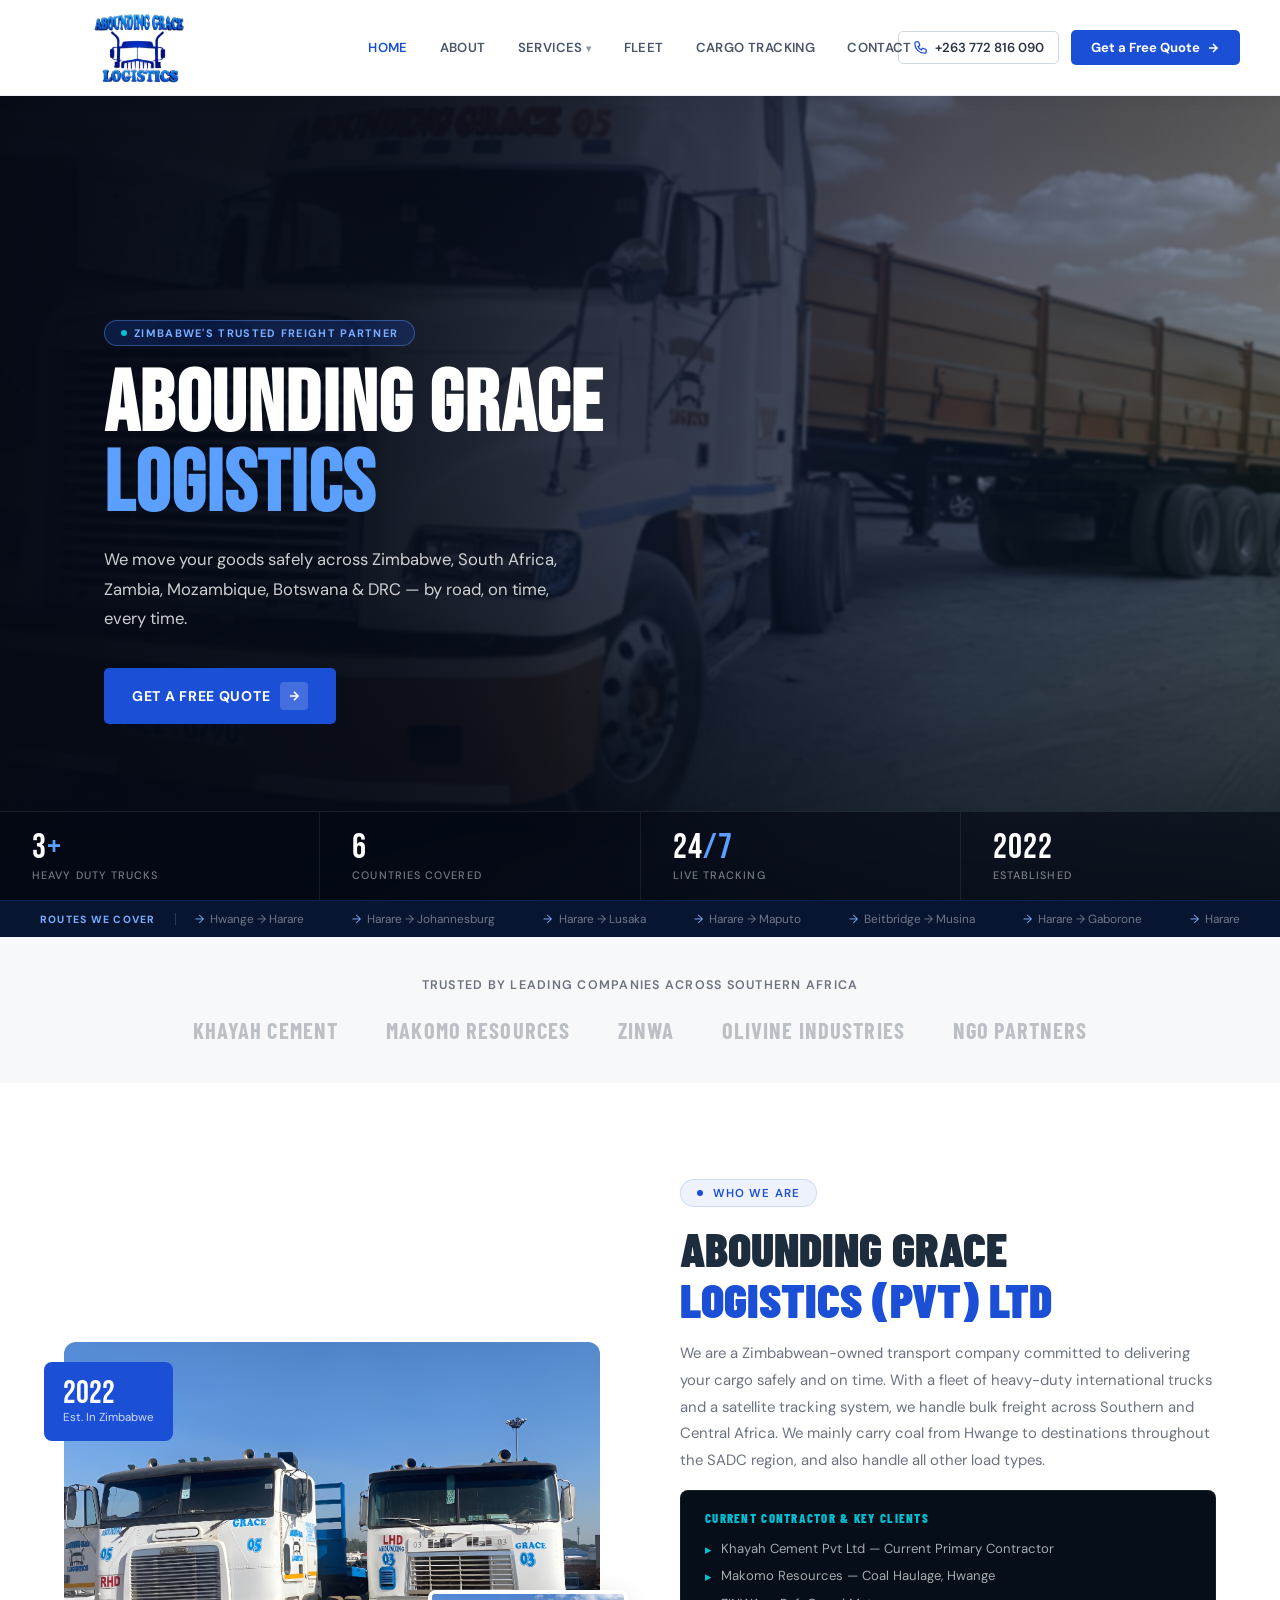
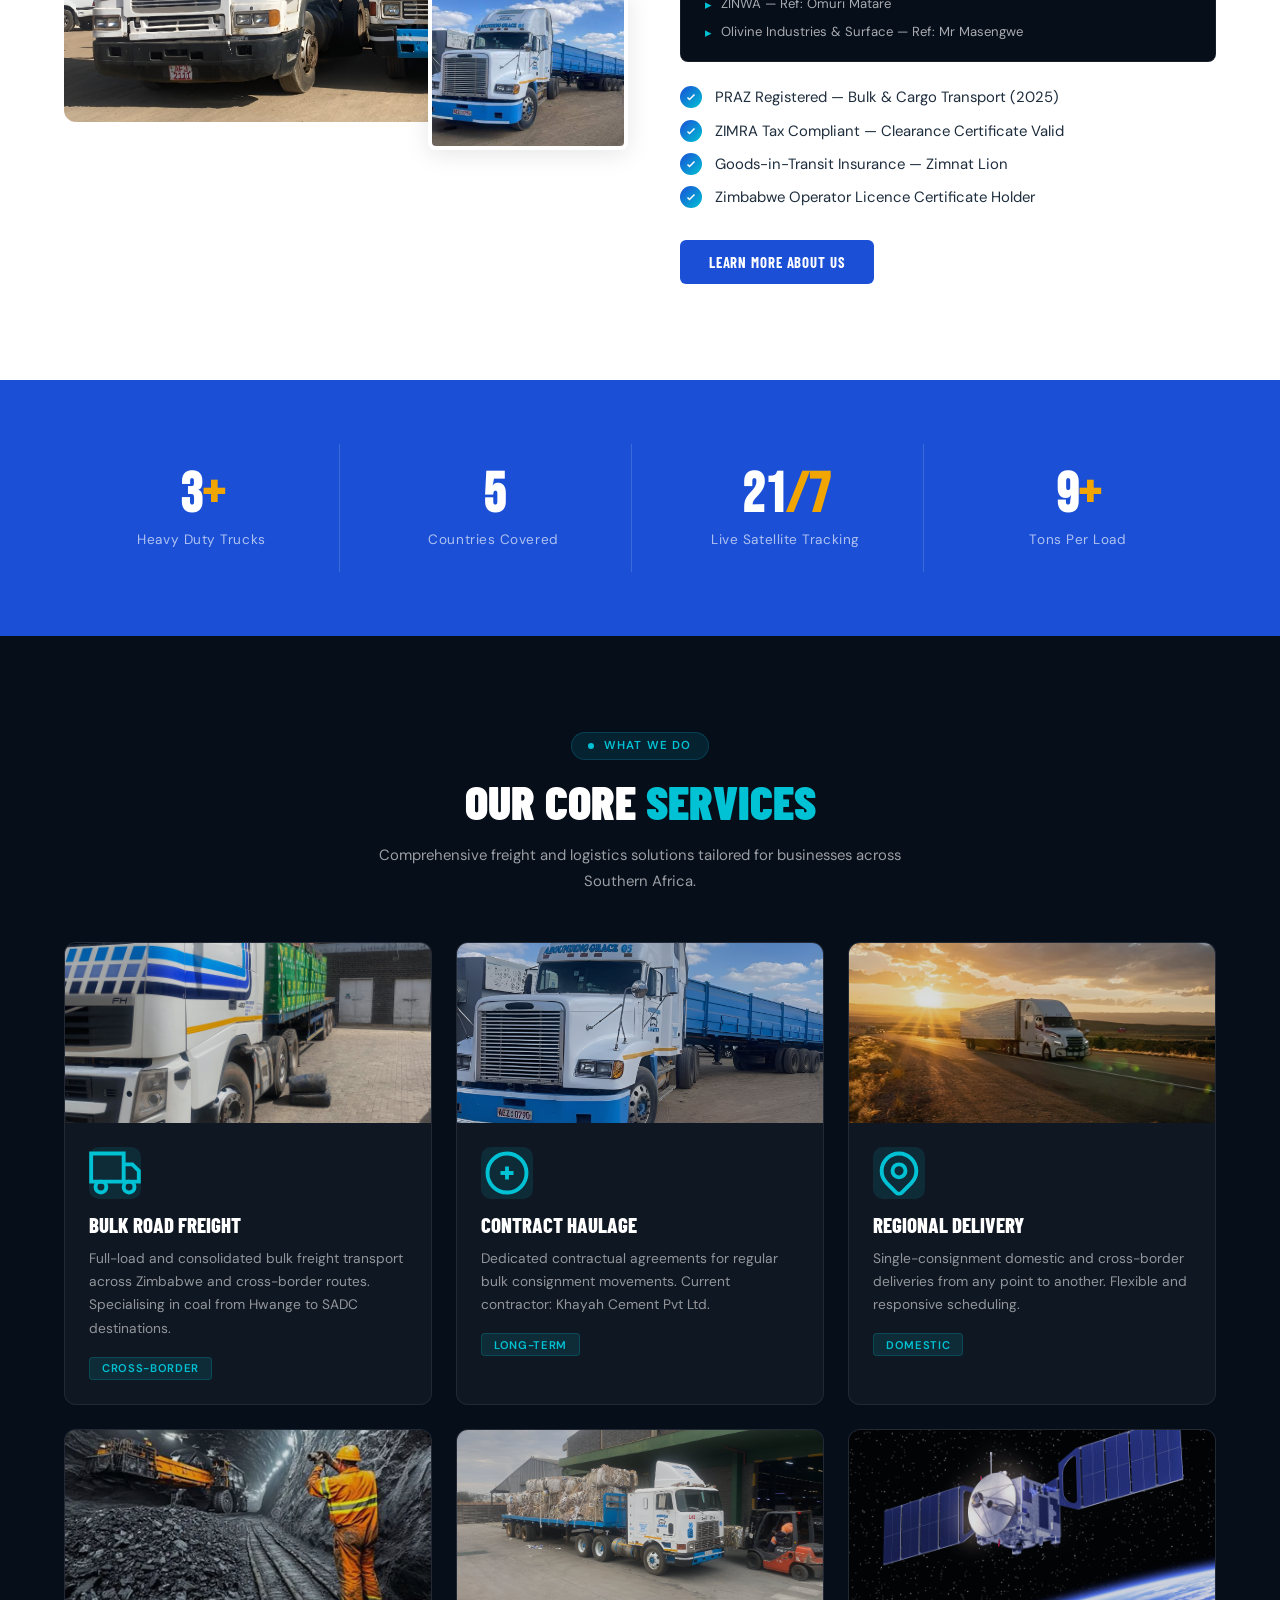
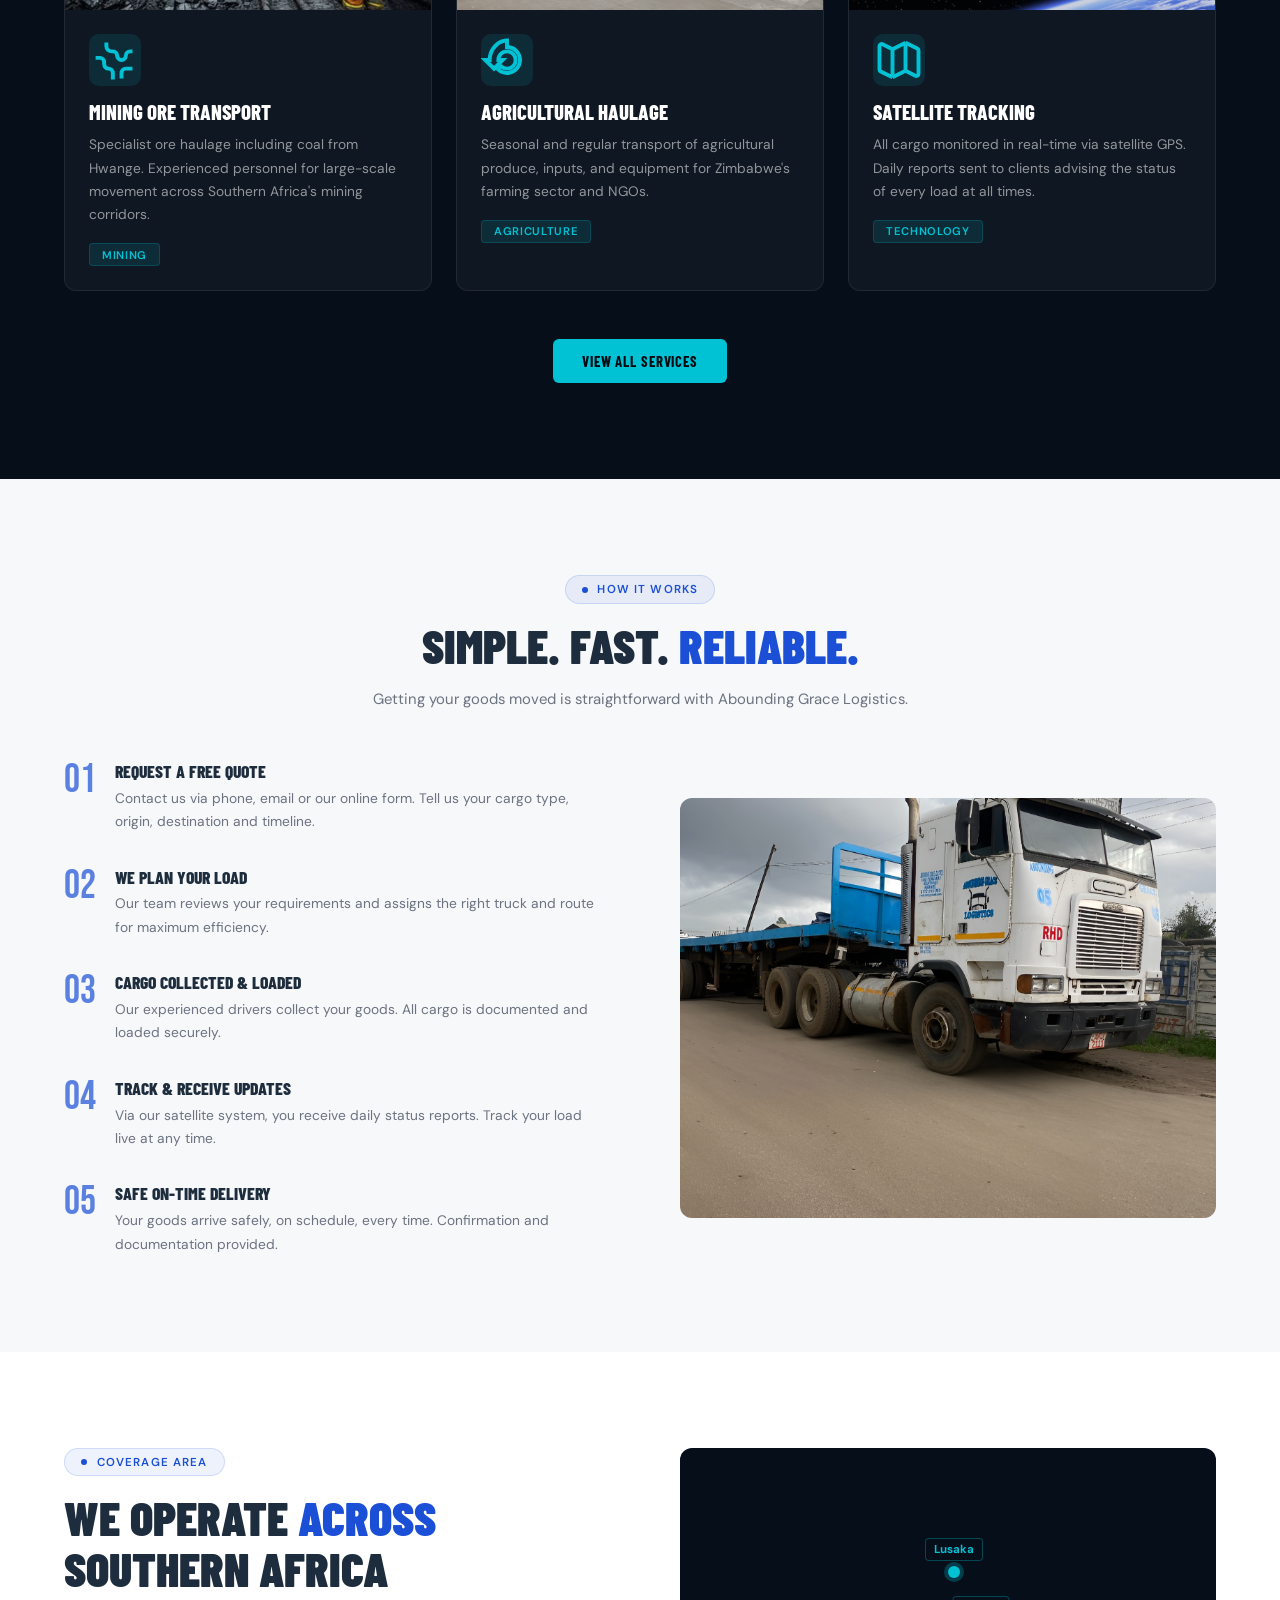
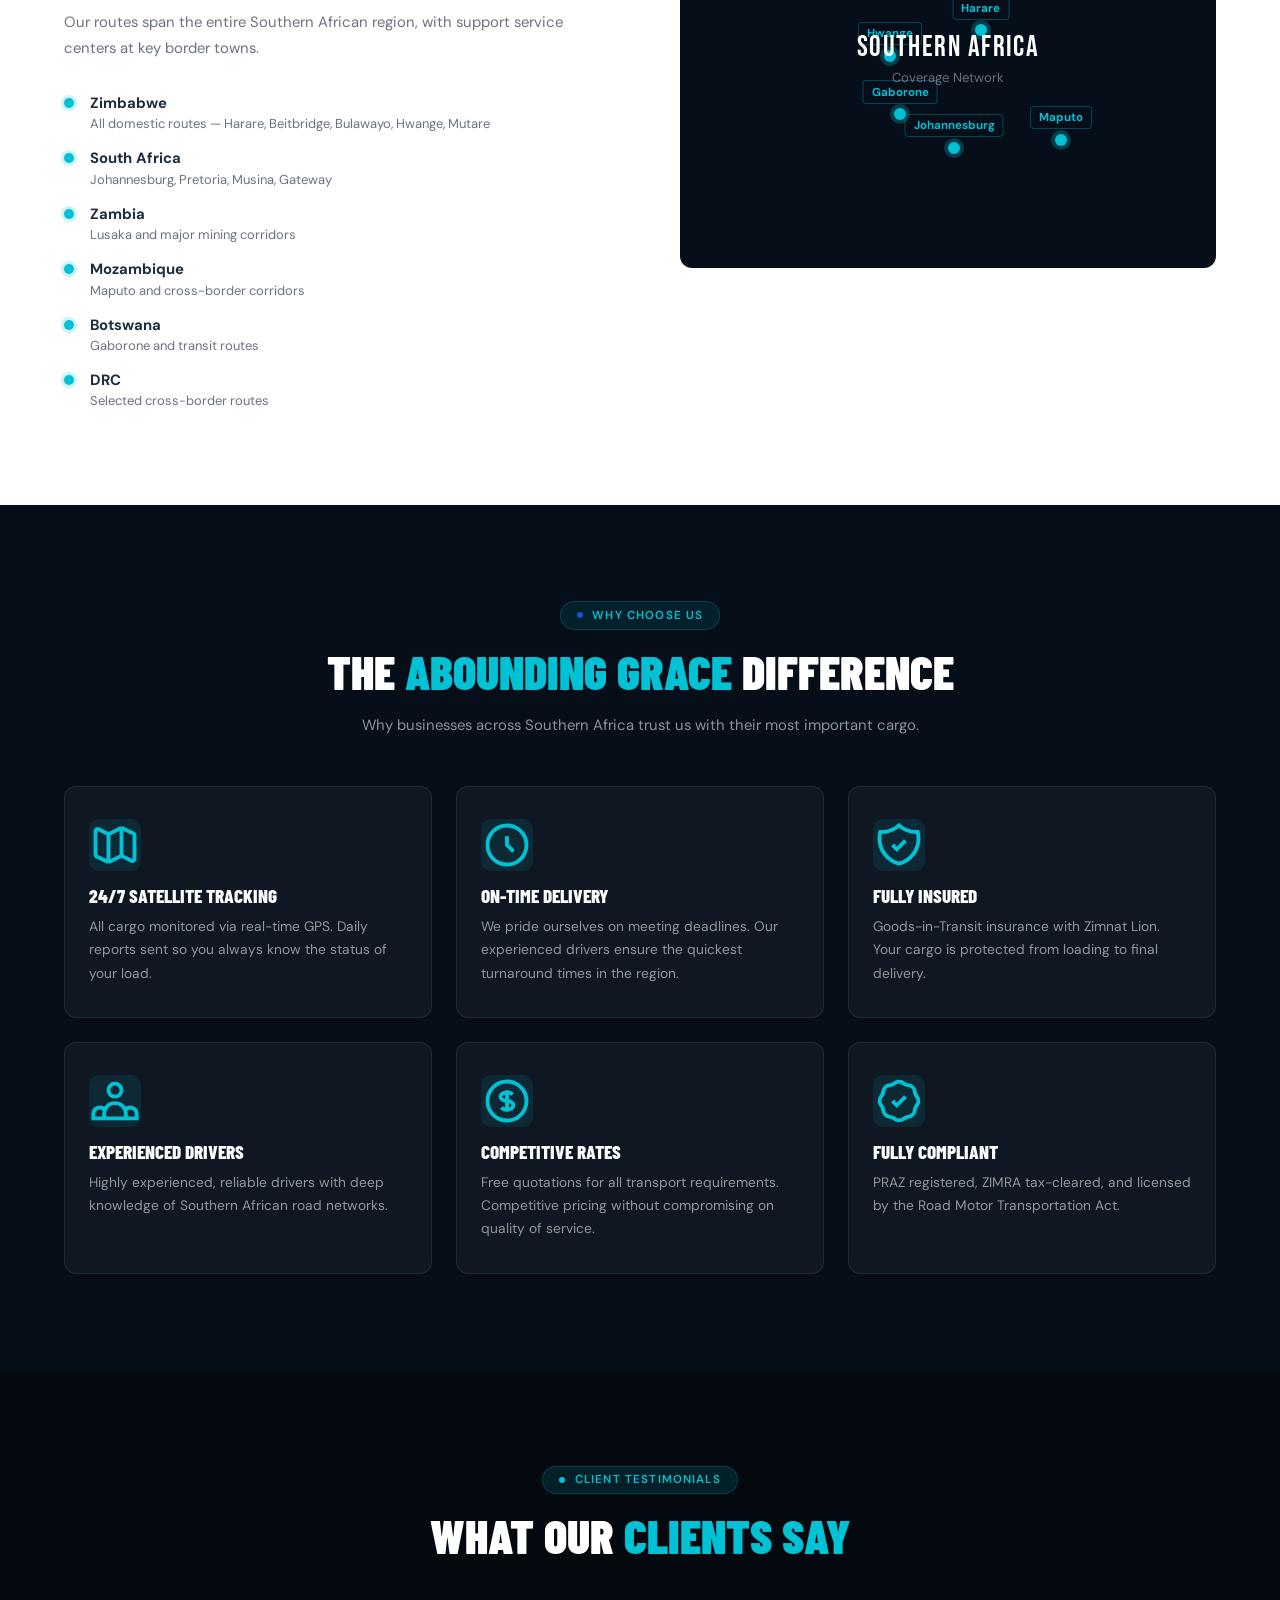
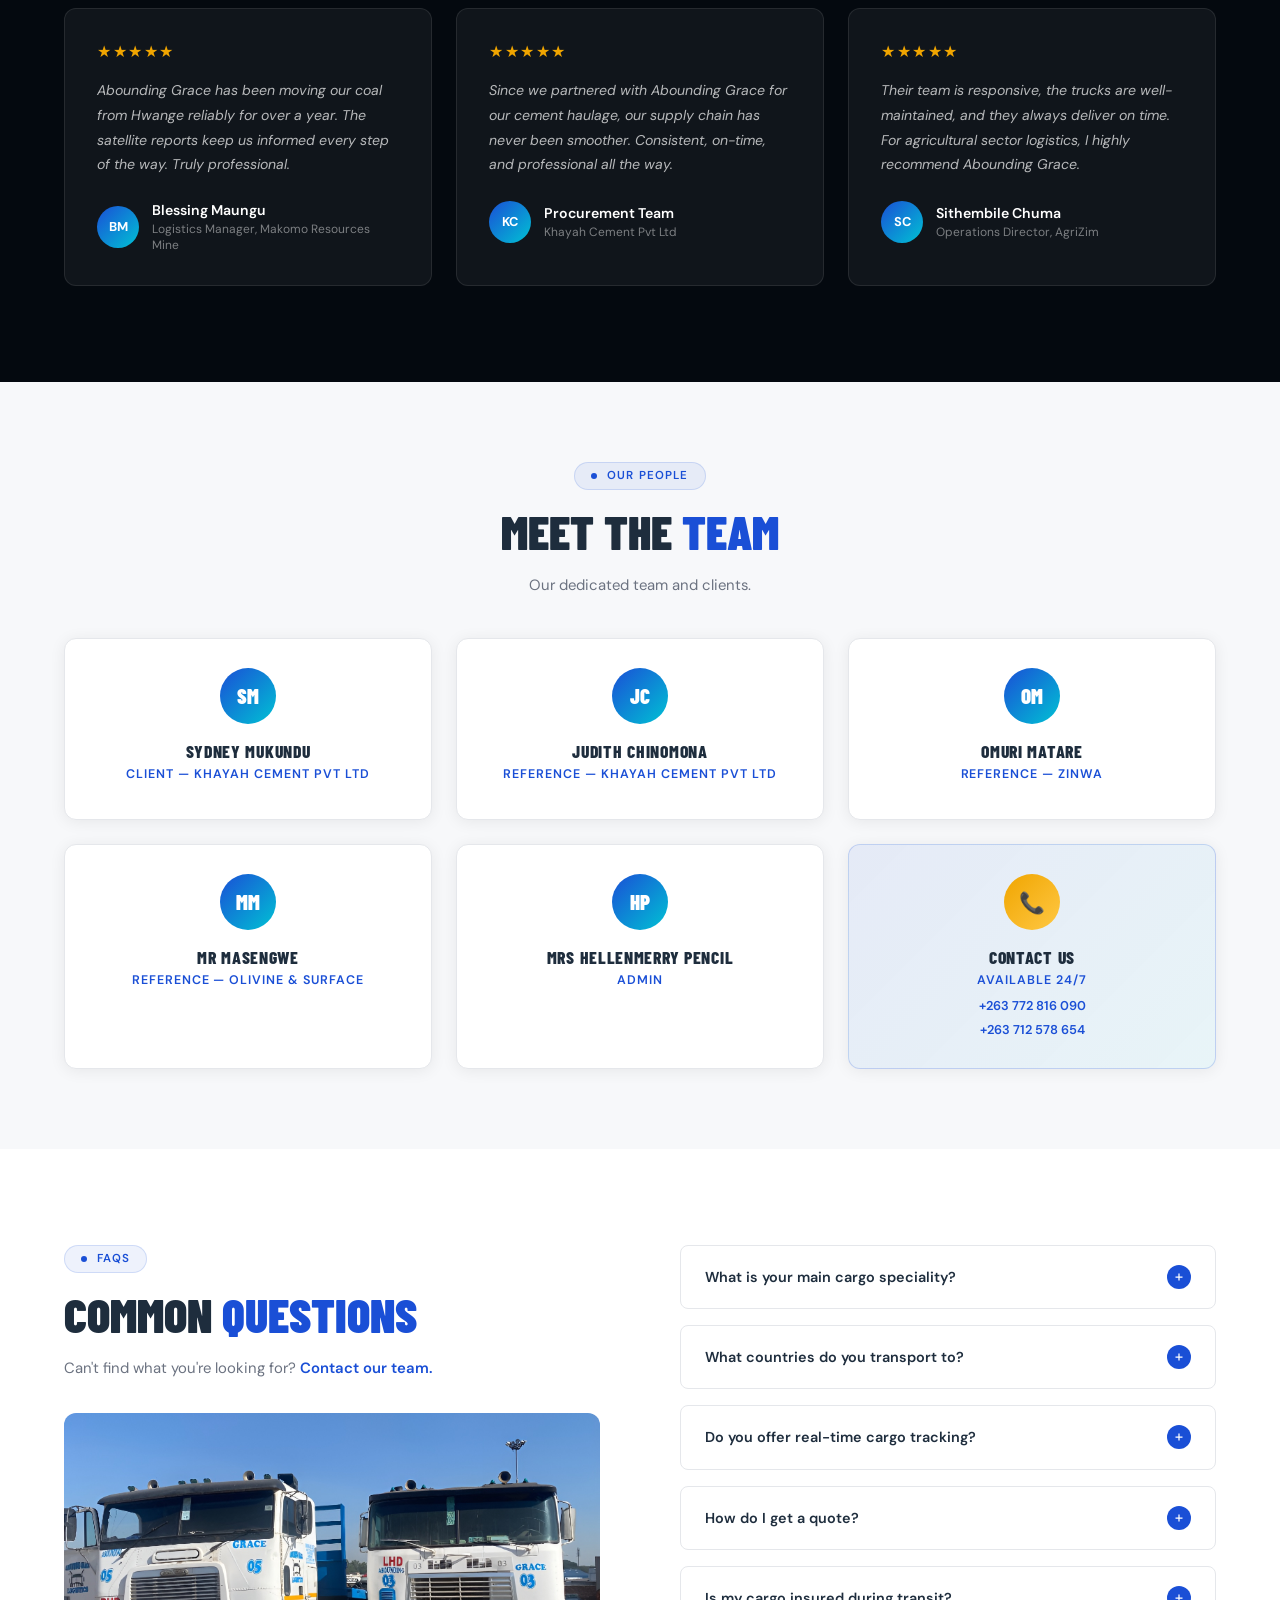
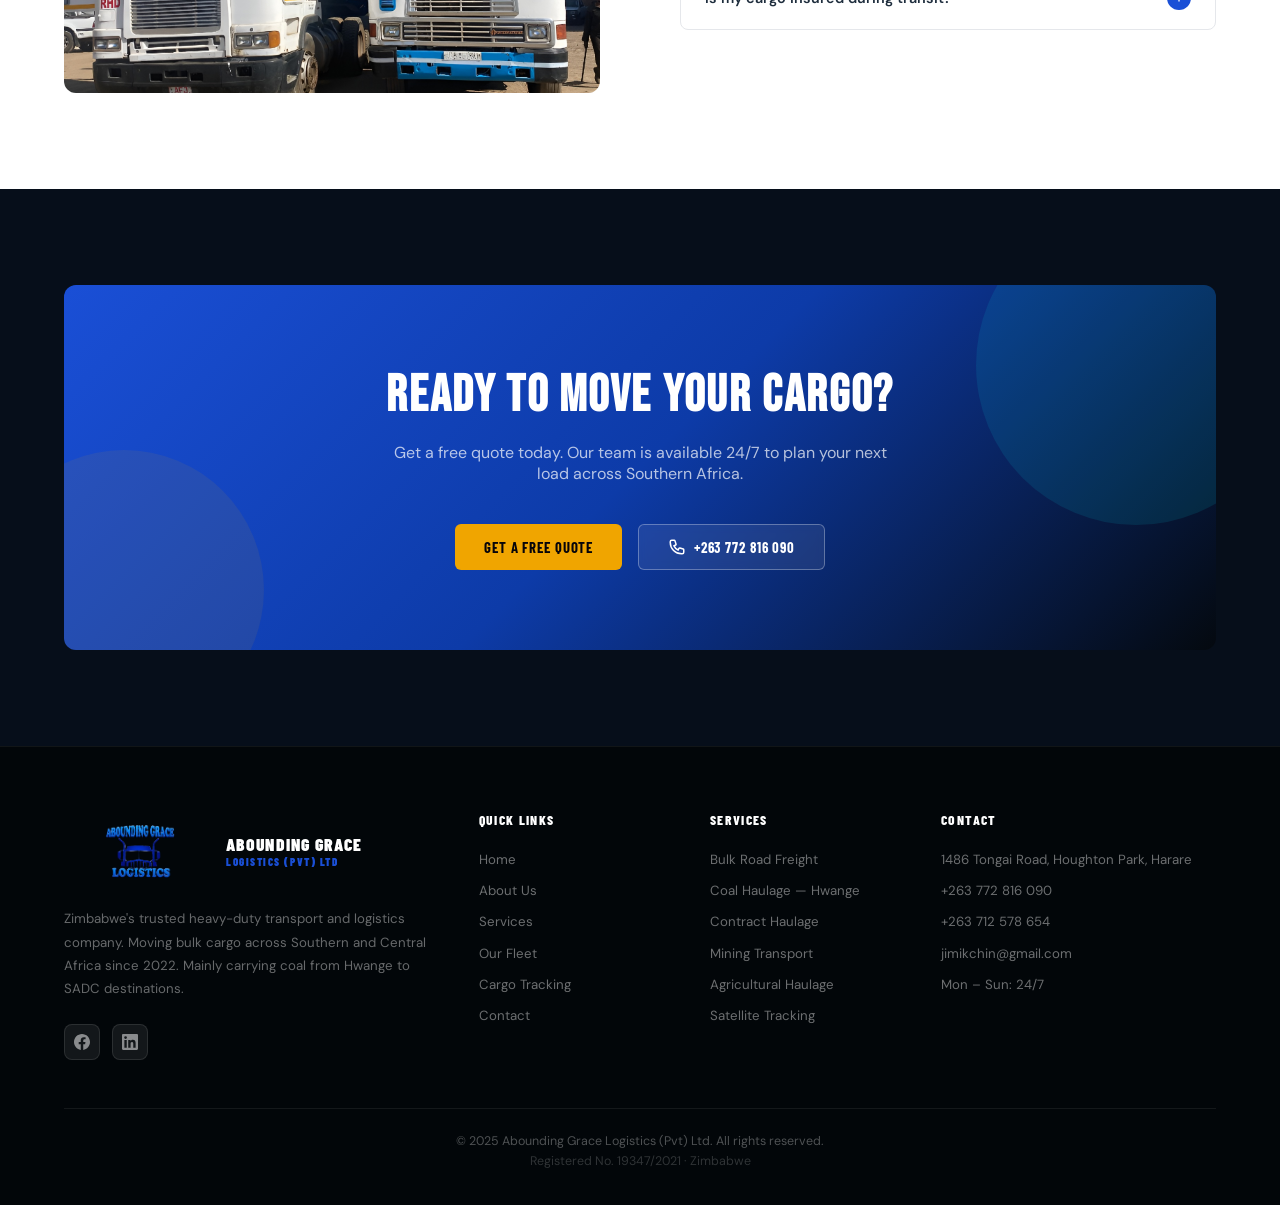
<file: abound.html>
<!DOCTYPE html>
<html lang="en">
<head>
<meta charset="UTF-8"/>
<meta name="viewport" content="width=device-width, initial-scale=1.0, viewport-fit=cover"/>
<title>Abounding Grace Logistics | Zimbabwe's Premier Transport Company</title>
<link rel="preconnect" href="https://fonts.googleapis.com"/>
<link rel="preconnect" href="https://fonts.gstatic.com" crossorigin/>
<link href="https://fonts.googleapis.com/css2?family=Bebas+Neue&family=DM+Sans:ital,opsz,wght@0,9..40,300;0,9..40,400;0,9..40,500;0,9..40,600;0,9..40,700;1,9..40,300&family=Barlow+Condensed:wght@600;700;800;900&display=swap" rel="stylesheet"/>
<style>
*,*::before,*::after{box-sizing:border-box;margin:0;padding:0}
html{scroll-behavior:smooth}
body{font-family:'DM Sans',sans-serif;background:#060e1a;color:#1e2d3d;overflow-x:hidden}
a{text-decoration:none}
img{max-width:100%;display:block}
:root{
  --navy:#04090f;--navy2:#060e1a;--blue:#1a4fd6;--blue2:#1642b8;
  --cyan:#00c2d4;--gold:#f0a500;--gray:#6b7280;--border:#e5e7eb;
  --off-white:#f7f8fa;--text:#1e2d3d;--radius:12px;--radius-sm:8px;
}

/* ============================================================
   NAVBAR — unchanged
   ============================================================ */
#navbar{position:fixed;top:0;left:0;right:0;z-index:1000;display:flex;align-items:center;justify-content:space-between;padding:0 40px;height:96px;background:#fff;border-bottom:1px solid #e8edf2;box-shadow:0 2px 16px rgba(0,0,0,.07);transition:box-shadow .3s,transform .35s ease;}
#navbar.scrolled{box-shadow:0 4px 24px rgba(0,0,0,.12)}
#navbar.nav-hidden{transform:translateY(-100%)}
.nav-logo{display:flex;align-items:center;gap:12px;flex-shrink:0}
.nav-logo img{height:104px;width:auto}
.nav-logo-text{font-family:'Barlow Condensed',sans-serif;font-size:1.15rem;font-weight:900;color:#0d1a2e;letter-spacing:.06em;text-transform:uppercase;line-height:1.15}
.nav-logo-text span{color:var(--blue);display:block;font-size:.68rem;font-weight:700;letter-spacing:.14em}
.nav-center{display:flex;align-items:center;gap:2rem;position:absolute;left:50%;transform:translateX(-50%)}
.nav-center a{font-family:'DM Sans',sans-serif;font-size:.82rem;font-weight:600;color:#4a5568;letter-spacing:.03em;text-transform:uppercase;transition:color .2s;white-space:nowrap}
.nav-center a:hover,.nav-center a.active{color:var(--blue)}
.nav-center .has-arrow::after{content:' ▾';font-size:.65rem;opacity:.6}
.nav-right{display:flex;align-items:center;gap:12px;flex-shrink:0}
.nav-phone{display:flex;align-items:center;gap:7px;color:#2d3748;font-size:.82rem;font-weight:600;border:1.5px solid #d1d9e0;padding:7px 14px;border-radius:5px;transition:all .2s;cursor:pointer;}
.nav-phone:hover{color:var(--blue);border-color:var(--blue);background:rgba(26,79,214,.04)}
.nav-phone svg{width:15px;height:15px;flex-shrink:0;color:var(--blue)}
.nav-cta-btn{display:inline-flex;align-items:center;gap:6px;background:var(--blue);color:#fff;font-family:'DM Sans',sans-serif;font-size:.82rem;font-weight:700;padding:9px 20px;border-radius:5px;white-space:nowrap;transition:background .2s,box-shadow .2s}
.nav-cta-btn svg{width:14px;height:14px}
.nav-cta-btn:hover{background:var(--blue2);box-shadow:0 4px 18px rgba(26,79,214,.35)}
.hamburger{display:none;flex-direction:column;gap:5px;cursor:pointer;padding:6px;z-index:10}
.hamburger span{display:block;width:22px;height:2px;background:#2d3748;border-radius:2px;transition:.3s}
@media(max-width:960px){
  .nav-center{display:none;position:fixed;top:96px;left:0;right:0;bottom:0;flex-direction:column;align-items:flex-start;gap:0;background:#fff;padding:1rem 24px;transform:none;border-top:1px solid #e8edf2;overflow-y:auto;box-shadow:0 8px 32px rgba(0,0,0,.1)}
  .nav-center.open{display:flex}
  .nav-center a{padding:.9rem 0;border-bottom:1px solid #f0f4f8;width:100%;font-size:.95rem;color:#2d3748}
  .nav-phone{display:none}
  .hamburger{display:flex}
  #navbar{padding:0 20px}
}

/* ============================================================
   HERO — fully updated
   ============================================================ */
.hero{
  position:relative;
  width:100%;
  height:100vh;
  min-height:600px;
  overflow:hidden;
  display:flex;
  flex-direction:column;
}

/* Background image with blue-tinted blur */
.hero-bg{
  position:absolute;
  inset:0;
  background:url('aboutusimage.jpeg') center 55% / cover no-repeat;
  z-index:0;
  /* Blue-shift + slight blur to match the reference aesthetic */
  filter:blur(1.5px) brightness(0.6) saturate(0.55) hue-rotate(185deg);
  transform:scale(1.04);
  transition:transform 8s ease;
}

/* Multi-layer overlay: left-heavy dark fade + blue tint */
.hero-overlay{
  position:absolute;
  inset:0;
  z-index:1;
  background:
    /* strong left dark fade — same as reference */
    linear-gradient(to right,
      rgba(4,9,20,0.96) 0%,
      rgba(4,9,20,0.82) 30%,
      rgba(4,9,20,0.50) 55%,
      rgba(4,9,20,0.18) 75%,
      rgba(4,9,20,0.00) 100%
    ),
    /* bottom vignette */
    linear-gradient(to top,
      rgba(4,9,20,0.65) 0%,
      rgba(4,9,20,0.00) 38%
    ),
    /* blue brand tint across entire hero */
    linear-gradient(
      135deg,
      rgba(8,20,70,0.50) 0%,
      rgba(26,79,214,0.20) 50%,
      rgba(0,194,212,0.06) 100%
    );
}

.hero-inner{
  position:relative;
  z-index:2;
  display:flex;
  flex-direction:column;
  justify-content:flex-end;
  flex:1;
  padding:96px 40px 0;
}

.hero-bottom{
  display:flex;
  align-items:flex-end;
  justify-content:flex-start;
  flex:1;
  padding-bottom:80px;
}

.hero-left{
  max-width:580px;
}

/* Small badge above headline */
.hero-badge{
  display:inline-flex;
  align-items:center;
  gap:7px;
  background:rgba(26,79,214,0.22);
  border:1px solid rgba(91,159,255,0.40);
  color:#7aadff;
  padding:5px 16px;
  border-radius:40px;
  font-size:.68rem;
  font-weight:700;
  letter-spacing:.12em;
  text-transform:uppercase;
  margin-bottom:20px;
}
.hero-badge-dot{
  width:6px;height:6px;border-radius:50%;background:var(--cyan);
  animation:heroBadgeBlink 1.4s infinite;flex-shrink:0;
}
@keyframes heroBadgeBlink{0%,100%{opacity:1}50%{opacity:.2}}

.hero-headline{
  font-family:'Bebas Neue',sans-serif;
  font-size:clamp(3rem,7vw,5.4rem);
  line-height:.92;
  color:#ffffff;
  letter-spacing:.015em;
  text-transform:uppercase;
  margin-bottom:20px;
  animation:fadeUp .5s .1s ease both;
}
.hero-headline .hl-blue{color:#5b9fff}

.hero-sub{
  font-size:clamp(.92rem,1.3vw,1.06rem);
  color:rgba(255,255,255,0.80);
  font-weight:400;
  line-height:1.78;
  max-width:460px;
  margin-bottom:34px;
  animation:fadeUp .5s .2s ease both;
}

.hero-cta-btn{
  display:inline-flex;
  align-items:center;
  gap:10px;
  background:var(--blue);
  color:#fff;
  font-family:'DM Sans',sans-serif;
  font-size:.88rem;
  font-weight:700;
  letter-spacing:.05em;
  text-transform:uppercase;
  padding:14px 28px;
  border-radius:5px;
  animation:fadeUp .5s .3s ease both;
  transition:background .18s,box-shadow .18s,transform .15s;
  border:none;
  cursor:pointer;
}
.hero-cta-btn .arrow-box{
  width:28px;height:28px;background:rgba(255,255,255,.18);
  border-radius:4px;display:flex;align-items:center;justify-content:center;flex-shrink:0;
}
.hero-cta-btn .arrow-box svg{width:14px;height:14px}
.hero-cta-btn:hover{background:var(--blue2);transform:translateY(-2px);box-shadow:0 8px 28px rgba(26,79,214,.55)}

/* Stats bar — glass dark instead of white */
.hero-stats-bar{
  position:absolute;
  bottom:0;left:0;right:0;
  z-index:3;
  display:flex;
  background:rgba(4,9,20,0.62);
  backdrop-filter:blur(16px);
  -webkit-backdrop-filter:blur(16px);
  border-top:1px solid rgba(255,255,255,0.09);
}
.hstat{flex:1;padding:18px 32px;border-right:1px solid rgba(255,255,255,0.08)}
.hstat:last-child{border-right:none}
.hstat-num{font-family:'Bebas Neue',sans-serif;font-size:2.2rem;line-height:1;color:#ffffff;letter-spacing:.03em}
.hstat-num span{color:#5b9fff}
.hstat-lbl{font-size:.68rem;font-weight:500;color:rgba(255,255,255,0.45);text-transform:uppercase;letter-spacing:.1em;margin-top:3px}

/* Routes ticker */
.routes-strip{background:rgba(26,79,214,.12);border-top:1px solid rgba(26,79,214,.22);display:flex;align-items:center;padding:10px 40px;gap:1.2rem;overflow:hidden}
.routes-label{font-size:.65rem;font-weight:700;color:#7aadff;letter-spacing:.12em;text-transform:uppercase;white-space:nowrap;flex-shrink:0}
.routes-divider{width:1px;height:12px;background:rgba(255,255,255,.15);flex-shrink:0}
.ticker-wrap{overflow:hidden;flex:1}
.ticker-track{display:flex;gap:3rem;animation:tickerScroll 28s linear infinite;width:max-content}
.ticker-track span{font-size:.74rem;font-weight:400;color:rgba(255,255,255,.42);white-space:nowrap}
.ticker-track span::before{content:'→ ';color:#7aadff;margin-right:.2rem}
@keyframes tickerScroll{0%{transform:translateX(0)}100%{transform:translateX(-50%)}}
@keyframes fadeUp{from{opacity:0;transform:translateY(18px)}to{opacity:1;transform:translateY(0)}}

/* Hero mobile */
@media(max-width:768px){
  .hero{height:100svh;min-height:580px}
  #navbar{height:82px}
  .nav-logo img{height:68px}
  .nav-center{top:82px}
  .hero-inner{padding:88px 20px 0}
  .hero-bottom{padding-bottom:90px}
  .hero-headline{font-size:clamp(2.4rem,10vw,3.2rem);margin-bottom:14px}
  .hero-sub{font-size:.92rem;max-width:100%;margin-bottom:22px}
  .hero-cta-btn{font-size:.82rem;padding:12px 22px}
  .hstat{padding:14px 14px}
  .hstat-num{font-size:1.65rem}
  .hstat-lbl{font-size:.58rem}
  .routes-strip{padding:8px 20px}
  .ticker-track span{font-size:.7rem}
}
@media(max-width:480px){
  .hstat{padding:11px 10px}
  .hstat-num{font-size:1.38rem}
  .hstat-lbl{font-size:.54rem}
}

/* ============================================================
   ALL OTHER SECTIONS — unchanged from original
   ============================================================ */
section{padding:6rem 5%}
.section-label{display:inline-flex;align-items:center;gap:.6rem;background:rgba(26,79,214,.07);border:1px solid rgba(26,79,214,.15);color:var(--blue);padding:.35rem 1rem;border-radius:40px;font-size:.72rem;font-weight:600;letter-spacing:.1em;text-transform:uppercase;margin-bottom:1rem}
.section-label::before{content:'';width:6px;height:6px;border-radius:50%;background:var(--blue)}
.section-title{font-family:'Barlow Condensed',sans-serif;font-size:clamp(1.8rem,4vw,3rem);font-weight:900;color:var(--text);text-transform:uppercase;line-height:1.05;margin-bottom:1rem}
.section-title span{color:var(--blue)}
.section-sub{color:var(--gray);line-height:1.75;font-size:.93rem;max-width:560px}
.text-center{text-align:center}
.text-center .section-label{margin:0 auto 1rem}
.text-center .section-sub{margin:0 auto}
@media(max-width:640px){section{padding:3.5rem 5%}.section-title{font-size:clamp(1.5rem,7vw,2rem)}.section-sub{font-size:.82rem}}
.btn{display:inline-flex;align-items:center;gap:.5rem;font-family:'Barlow Condensed',sans-serif;font-size:.92rem;font-weight:700;letter-spacing:.06em;text-transform:uppercase;padding:.82rem 1.8rem;border-radius:6px;transition:all .2s}
.btn-primary{background:var(--blue);color:#fff}
.btn-primary:hover{background:var(--blue2);box-shadow:0 6px 20px rgba(26,79,214,.35)}
.btn-gold{background:var(--gold);color:#07050a}
.btn-gold:hover{background:#ffc844;box-shadow:0 6px 20px rgba(240,165,0,.4)}
.btn-cyan{background:var(--cyan);color:#04090f}
.btn-outline{background:rgba(255,255,255,.08);border:1.5px solid rgba(255,255,255,.3);color:#fff;backdrop-filter:blur(4px)}
.btn-outline:hover{background:rgba(255,255,255,.15);border-color:#fff}
.btn-group{display:flex;gap:1rem;justify-content:center;flex-wrap:wrap}
.grid-2{display:grid;grid-template-columns:1fr 1fr;gap:3rem}
.grid-3{display:grid;grid-template-columns:repeat(3,1fr);gap:1.5rem}
.icon-box{width:52px;height:52px;border-radius:10px;background:rgba(26,79,214,.1);display:flex;align-items:center;justify-content:center;color:var(--blue)}
.partners-strip{background:var(--off-white);padding:2.5rem 5%}
.partners-strip p{text-align:center;font-size:.78rem;color:var(--gray);text-transform:uppercase;letter-spacing:.1em;font-weight:600;margin-bottom:1.5rem}
.partners-logos{display:flex;align-items:center;justify-content:center;gap:3rem;flex-wrap:wrap}
.partner-name{font-family:'Barlow Condensed',sans-serif;font-size:1.4rem;font-weight:700;color:rgba(30,45,61,.28);letter-spacing:.05em;transition:color .2s}
.partner-name:hover{color:var(--blue)}
.about-section{background:#fff}
.about-split{display:grid;grid-template-columns:1fr 1fr;gap:5rem;align-items:center}
.about-images{position:relative}
.about-img1{width:100%;height:380px;object-fit:cover;border-radius:var(--radius)}
.about-img2{position:absolute;bottom:-28px;right:-28px;width:200px;height:160px;object-fit:cover;border-radius:var(--radius-sm);border:4px solid #fff;box-shadow:0 4px 24px rgba(0,0,0,.1)}
.about-badge{position:absolute;top:20px;left:-20px;background:var(--blue);color:#fff;padding:1rem 1.2rem;border-radius:var(--radius-sm)}
.about-badge .num{font-family:'Bebas Neue',sans-serif;font-size:2rem;line-height:1}
.about-badge .lbl{font-size:.72rem;opacity:.8}
.check-list{display:flex;flex-direction:column;gap:.7rem;margin:1.5rem 0 2rem}
.check-item{display:flex;align-items:center;gap:.8rem;color:var(--text);font-size:.93rem}
.check-icon{width:22px;height:22px;border-radius:50%;background:linear-gradient(135deg,var(--blue),var(--cyan));display:flex;align-items:center;justify-content:center;flex-shrink:0}
.check-icon svg{width:12px;height:12px;color:#fff}
.about-key-info{background:var(--navy2);border-radius:var(--radius-sm);padding:1.2rem 1.5rem;margin:1rem 0 1.5rem;border:1px solid rgba(255,255,255,.07)}
.about-key-info h4{font-family:'Barlow Condensed',sans-serif;font-size:.8rem;font-weight:800;color:var(--cyan);text-transform:uppercase;letter-spacing:.1em;margin-bottom:.8rem}
.about-key-info ul{list-style:none;display:flex;flex-direction:column;gap:.45rem}
.about-key-info ul li{font-size:.82rem;color:rgba(255,255,255,.65);display:flex;align-items:flex-start;gap:.55rem;line-height:1.5}
.about-key-info ul li::before{content:'▸';color:var(--cyan);flex-shrink:0;margin-top:.05rem}
.stats-band{background:var(--blue);padding:4rem 5%}
.stats-band-inner{display:grid;grid-template-columns:repeat(4,1fr);gap:1rem;text-align:center}
.stat-item{padding:1.5rem;border-right:1px solid rgba(255,255,255,.15)}
.stat-item:last-child{border-right:none}
.stat-num-lg{font-family:'Bebas Neue',sans-serif;font-size:3.5rem;font-weight:900;color:#fff;line-height:1}
.stat-num-lg span{color:var(--gold)}
.stat-lbl-sm{color:rgba(255,255,255,.65);font-size:.85rem;margin-top:.4rem;letter-spacing:.04em}
@media(max-width:640px){.stat-num-lg{font-size:2.5rem}.stat-lbl-sm{font-size:.72rem}}
.services-section{background:var(--navy2)}
.services-section .section-label{background:rgba(0,180,216,.12);color:var(--cyan);border-color:rgba(0,180,216,.2)}
.services-section .section-label::before{background:var(--cyan)}
.services-grid{display:grid;grid-template-columns:repeat(3,1fr);gap:1.5rem;margin-top:3rem}
.service-card{background:rgba(255,255,255,.04);border:1px solid rgba(255,255,255,.08);border-radius:var(--radius);overflow:hidden;transition:transform .2s,border-color .2s}
.service-card:hover{transform:translateY(-4px);border-color:rgba(0,194,212,.3)}
.service-card img{width:100%;height:180px;object-fit:cover;opacity:.85;transition:opacity .2s}
.service-card:hover img{opacity:1}
.service-card-body{padding:1.5rem}
.service-card-body h3{font-family:'Barlow Condensed',sans-serif;font-size:1.3rem;font-weight:800;color:#fff;text-transform:uppercase;margin-bottom:.6rem}
.service-card-body p{color:rgba(255,255,255,.55);font-size:.86rem;line-height:1.7;margin-bottom:1rem}
.service-tag{display:inline-block;background:rgba(0,194,212,.12);color:var(--cyan);border:1px solid rgba(0,194,212,.2);padding:.22rem .75rem;border-radius:4px;font-size:.7rem;font-weight:600;letter-spacing:.06em;text-transform:uppercase}
.process-section{background:var(--off-white)}
.process-grid{display:grid;grid-template-columns:1fr 1fr;gap:5rem;align-items:center;margin-top:3rem}
.process-steps{display:flex;flex-direction:column;gap:2rem}
.process-step{display:flex;gap:1.2rem;align-items:flex-start}
.step-num{font-family:'Bebas Neue',sans-serif;font-size:2.5rem;color:var(--blue);line-height:1;flex-shrink:0;opacity:.7}
.step-content h3{font-family:'Barlow Condensed',sans-serif;font-size:1.1rem;font-weight:800;text-transform:uppercase;color:var(--text);margin-bottom:.3rem}
.step-content p{font-size:.86rem;color:var(--gray);line-height:1.7}
.process-img img{width:100%;height:420px;object-fit:cover;border-radius:var(--radius)}
.coverage-section{background:#fff}
.coverage-grid{display:grid;grid-template-columns:1fr 1fr;gap:5rem;align-items:start}
.coverage-list{display:flex;flex-direction:column;gap:1rem;margin-top:1rem}
.coverage-item{display:flex;gap:1rem;align-items:flex-start}
.coverage-dot{width:10px;height:10px;border-radius:50%;background:var(--cyan);flex-shrink:0;margin-top:5px;box-shadow:0 0 0 3px rgba(0,194,212,.2)}
.coverage-country{font-weight:700;color:var(--text);font-size:.93rem}
.coverage-detail{color:var(--gray);font-size:.81rem;margin-top:.15rem}
.coverage-map-placeholder{background:var(--navy2);border-radius:var(--radius);height:420px;display:flex;align-items:center;justify-content:center;position:relative;overflow:hidden}
.map-dots{position:absolute;inset:0}
.map-dot{position:absolute;width:12px;height:12px;border-radius:50%;background:var(--cyan);box-shadow:0 0 0 4px rgba(0,194,212,.25);animation:mapPulse 2s infinite}
.map-dot::after{content:attr(data-label);position:absolute;top:-28px;left:50%;transform:translateX(-50%);background:var(--navy2);color:var(--cyan);font-size:.72rem;font-weight:700;padding:.2rem .5rem;border-radius:4px;white-space:nowrap;border:1px solid rgba(0,194,212,.3)}
@keyframes mapPulse{0%,100%{box-shadow:0 0 0 4px rgba(0,194,212,.25)}50%{box-shadow:0 0 0 12px rgba(0,194,212,.08)}}
.why-section{background:var(--navy2);padding:6rem 5%}
.why-card{background:rgba(255,255,255,.04);border:1px solid rgba(255,255,255,.08);border-radius:var(--radius);padding:2rem 1.5rem;transition:transform .2s,border-color .2s}
.why-card:hover{transform:translateY(-4px);border-color:rgba(0,194,212,.25)}
.why-card h3{font-family:'Barlow Condensed',sans-serif;font-size:1.2rem;font-weight:800;color:#fff;text-transform:uppercase;margin:.8rem 0 .5rem}
.why-card p{color:rgba(255,255,255,.55);font-size:.86rem;line-height:1.7}
.testimonials-section{background:var(--navy)}
.testimonials-section .section-label{background:rgba(0,194,212,.12);color:var(--cyan);border-color:rgba(0,194,212,.2)}
.testimonials-section .section-label::before{background:var(--cyan)}
.testimonials-grid{display:grid;grid-template-columns:repeat(3,1fr);gap:1.5rem;margin-top:3rem}
.testimonial-card{background:rgba(255,255,255,.05);border:1px solid rgba(255,255,255,.09);border-radius:var(--radius);padding:2rem}
.stars{color:var(--gold);font-size:1rem;margin-bottom:1rem;letter-spacing:.1em}
.testimonial-text{color:rgba(255,255,255,.7);font-size:.88rem;line-height:1.75;margin-bottom:1.5rem;font-style:italic}
.testimonial-author{display:flex;align-items:center;gap:.8rem}
.author-avatar{width:42px;height:42px;border-radius:50%;background:linear-gradient(135deg,var(--blue),var(--cyan));display:flex;align-items:center;justify-content:center;font-size:.8rem;font-weight:700;color:#fff;flex-shrink:0}
.author-name{font-weight:600;color:#fff;font-size:.88rem}
.author-title{color:rgba(255,255,255,.45);font-size:.75rem;margin-top:.1rem}
.faq-section{background:#fff}
.faq-grid{display:grid;grid-template-columns:1fr 1fr;gap:5rem;align-items:start}
.faq-list{display:flex;flex-direction:column;gap:1rem}
.faq-item{border:1.5px solid var(--border);border-radius:var(--radius-sm);overflow:hidden}
.faq-question{padding:1.2rem 1.5rem;display:flex;justify-content:space-between;align-items:center;cursor:pointer;font-weight:600;font-size:.9rem;color:var(--text);transition:background .2s;gap:1rem}
.faq-question:hover{background:rgba(26,79,214,.04)}
.faq-icon{width:24px;height:24px;border-radius:50%;background:var(--blue);display:flex;align-items:center;justify-content:center;flex-shrink:0;transition:transform .3s}
.faq-icon svg{width:12px;height:12px;color:#fff}
.faq-answer{padding:0 1.5rem;max-height:0;overflow:hidden;transition:max-height .35s ease,padding .35s}
.faq-answer p{color:var(--gray);font-size:.88rem;line-height:1.7;padding-bottom:1.2rem}
.faq-item.open .faq-answer{max-height:220px}
.faq-item.open .faq-icon{transform:rotate(45deg)}
.faq-item.open .faq-question{color:var(--blue)}
.team-section{background:var(--off-white);padding:5rem 5%}
.team-grid{display:grid;grid-template-columns:repeat(3,1fr);gap:1.5rem;margin-top:2.5rem}
.team-card{background:#fff;border-radius:var(--radius);padding:1.8rem 1.5rem;box-shadow:0 2px 16px rgba(0,0,0,.07);border:1px solid var(--border);text-align:center}
.team-avatar{width:56px;height:56px;border-radius:50%;background:linear-gradient(135deg,var(--blue),var(--cyan));display:flex;align-items:center;justify-content:center;font-family:'Barlow Condensed',sans-serif;font-size:1.3rem;font-weight:900;color:#fff;margin:0 auto 1rem}
.team-name{font-family:'Barlow Condensed',sans-serif;font-size:1.1rem;font-weight:800;color:var(--text);text-transform:uppercase;letter-spacing:.04em;margin-bottom:.25rem}
.team-role{font-size:.78rem;color:var(--blue);font-weight:600;text-transform:uppercase;letter-spacing:.08em;margin-bottom:.5rem}
.team-detail{font-size:.8rem;color:var(--gray);line-height:1.5}
.cta-section{background:var(--navy2);padding:6rem 5%}
.cta-inner{background:linear-gradient(135deg,var(--blue) 0%,#0d3ba8 50%,#04090f 100%);border-radius:var(--radius);padding:5rem;text-align:center;position:relative;overflow:hidden}
.cta-inner::before{content:'';position:absolute;top:-80px;right:-80px;width:320px;height:320px;border-radius:50%;background:rgba(0,194,212,.12)}
.cta-inner::after{content:'';position:absolute;bottom:-80px;left:-80px;width:280px;height:280px;border-radius:50%;background:rgba(240,165,0,.08)}
.cta-inner h2{font-family:'Bebas Neue',sans-serif;font-size:clamp(1.8rem,4vw,3.5rem);color:#fff;text-transform:uppercase;position:relative;z-index:1;letter-spacing:.04em}
.cta-inner p{color:rgba(255,255,255,.7);max-width:520px;margin:1rem auto 2.5rem;font-size:1rem;position:relative;z-index:1}
.cta-inner .btn-group{position:relative;z-index:1}
@media(max-width:640px){.cta-inner{padding:3rem 1.5rem}.cta-inner p{font-size:.85rem}}
footer{background:#020609;padding:4rem 5% 2rem;border-top:1px solid rgba(255,255,255,.06)}
.footer-grid{display:grid;grid-template-columns:2fr 1fr 1fr 1.5fr;gap:3rem;margin-bottom:3rem}
.footer-brand p{color:rgba(255,255,255,.4);font-size:.83rem;line-height:1.75;margin-bottom:1.5rem;margin-top:1rem}
.footer-socials{display:flex;gap:.75rem}
.social-btn{width:36px;height:36px;border-radius:8px;background:rgba(255,255,255,.07);border:1px solid rgba(255,255,255,.1);display:flex;align-items:center;justify-content:center;color:rgba(255,255,255,.5);transition:all .2s}
.social-btn:hover{background:var(--blue);color:#fff;border-color:var(--blue)}
.social-btn svg{width:16px;height:16px}
.footer-logo-wrap{display:flex;align-items:center;gap:10px}
.footer-logo-wrap img{height:80px;width:auto}
.footer-logo-text{font-family:'Barlow Condensed',sans-serif;font-size:1.1rem;font-weight:900;color:#fff;letter-spacing:.06em;text-transform:uppercase;line-height:1.2}
.footer-logo-text span{color:var(--blue);display:block;font-size:.68rem;letter-spacing:.14em}
.footer-col h4{font-family:'Barlow Condensed',sans-serif;font-size:.85rem;font-weight:800;color:#fff;text-transform:uppercase;letter-spacing:.1em;margin-bottom:1.2rem}
.footer-col ul{list-style:none;display:flex;flex-direction:column;gap:.65rem}
.footer-col ul li a{color:rgba(255,255,255,.42);font-size:.83rem;transition:color .2s}
.footer-col ul li a:hover{color:rgba(255,255,255,.85)}
.footer-bottom{border-top:1px solid rgba(255,255,255,.07);padding-top:1.5rem;text-align:center}
.footer-bottom p{color:rgba(255,255,255,.3);font-size:.78rem;margin-bottom:.25rem}
@media(max-width:1100px){.footer-grid{grid-template-columns:1fr 1fr;gap:2rem}}
@media(max-width:900px){
  .about-split,.process-grid,.coverage-grid,.faq-grid{grid-template-columns:1fr}
  .services-grid{grid-template-columns:1fr 1fr}
  .testimonials-grid{grid-template-columns:1fr}
  .stats-band-inner{grid-template-columns:1fr 1fr}
  .about-img2{display:none}
  .about-badge{left:10px}
  .grid-3{grid-template-columns:1fr 1fr}
  .team-grid{grid-template-columns:1fr 1fr}
}
@media(max-width:600px){
  section{padding:3.5rem 5%}
  .services-grid,.grid-3{grid-template-columns:1fr}
  .footer-grid{grid-template-columns:1fr;gap:2rem}
  .stats-band-inner{grid-template-columns:1fr 1fr}
  .team-grid{grid-template-columns:1fr}
}
</style>
</head>
<body>

<nav id="navbar">
  <a href="index.html" class="nav-logo">
    <img src="logoxx.png" alt="Abounding Grace Logistics" onerror="this.style.display='none';document.querySelector('.nav-logo-text').style.display='block'"/>
    <div class="nav-logo-text" style="display:none">Abounding Grace<span>Logistics</span></div>
  </a>
  <div class="nav-center" id="navLinks">
    <a href="index.html" class="active">Home</a>
    <a href="about.html">About</a>
    <a href="services.html" class="has-arrow">Services</a>
    <a href="fleet.html">Fleet</a>
    <a href="track.html">Cargo Tracking</a>
    <a href="contact.html">Contact</a>
  </div>
  <div class="nav-right">
    <a href="tel:+263772816090" class="nav-phone">
      <svg xmlns="http://www.w3.org/2000/svg" fill="none" viewBox="0 0 24 24" stroke="currentColor" stroke-width="2"><path d="M3 5a2 2 0 012-2h3.28a1 1 0 01.948.684l1.498 4.493a1 1 0 01-.502 1.21l-2.257 1.13a11.042 11.042 0 005.516 5.516l1.13-2.257a1 1 0 011.21-.502l4.493 1.498a1 1 0 01.684.949V19a2 2 0 01-2 2h-1C9.716 21 3 14.284 3 6V5z"/></svg>
      +263 772 816 090
    </a>
    <a href="contact.html" class="nav-cta-btn">Get a Free Quote <svg xmlns="http://www.w3.org/2000/svg" fill="none" viewBox="0 0 24 24" stroke="currentColor" stroke-width="2.5"><path d="M5 12h14M12 5l7 7-7 7"/></svg></a>
    <div class="hamburger" id="hamburger" onclick="toggleNav()"><span></span><span></span><span></span></div>
  </div>
</nav>

<!-- ============================================================
     HERO SECTION — updated to match reference layout
     ============================================================ -->
<section class="hero" id="home">
  <!-- Background image with bluish blur -->
  <div class="hero-bg"></div>
  <!-- Multi-layer blue overlay -->
  <div class="hero-overlay"></div>

  <div class="hero-inner">
    <div class="hero-bottom">
      <div class="hero-left">
        <!-- Small live badge -->
        <div class="hero-badge">
          <span class="hero-badge-dot"></span>
          Zimbabwe's Trusted Freight Partner
        </div>
        <!-- Main headline -->
        <h1 class="hero-headline">
          Abounding Grace<br/>
          <span class="hl-blue">Logistics</span>
        </h1>
        <!-- Subtitle -->
        <p class="hero-sub">
          We move your goods safely across Zimbabwe, South Africa, Zambia,
          Mozambique, Botswana &amp; DRC — by road, on time, every time.
        </p>
        <!-- CTA -->
        <a href="contact.html" class="hero-cta-btn">
          Get a Free Quote
          <span class="arrow-box">
            <svg xmlns="http://www.w3.org/2000/svg" fill="none" viewBox="0 0 24 24" stroke="currentColor" stroke-width="2.8"><path d="M5 12h14M12 5l7 7-7 7"/></svg>
          </span>
        </a>
      </div>
    </div>
  </div>

  <!-- Stats bar pinned to bottom of hero -->
  <div class="hero-stats-bar">
    <div class="hstat"><div class="hstat-num">3<span>+</span></div><div class="hstat-lbl">Heavy Duty Trucks</div></div>
    <div class="hstat"><div class="hstat-num">6</div><div class="hstat-lbl">Countries Covered</div></div>
    <div class="hstat"><div class="hstat-num">24<span>/7</span></div><div class="hstat-lbl">Live Tracking</div></div>
    <div class="hstat"><div class="hstat-num">2022</div><div class="hstat-lbl">Established</div></div>
  </div>
</section>

<!-- Routes ticker strip -->
<div class="routes-strip">
  <span class="routes-label">Routes We Cover</span>
  <div class="routes-divider"></div>
  <div class="ticker-wrap"><div class="ticker-track">
    <span>Hwange &rarr; Harare</span><span>Harare &rarr; Johannesburg</span><span>Harare &rarr; Lusaka</span><span>Harare &rarr; Maputo</span><span>Beitbridge &rarr; Musina</span><span>Harare &rarr; Gaborone</span><span>Harare &rarr; Kinshasa</span><span>Zimbabwe &rarr; South Africa</span><span>Zimbabwe &rarr; Zambia</span>
    <span>Hwange &rarr; Harare</span><span>Harare &rarr; Johannesburg</span><span>Harare &rarr; Lusaka</span><span>Harare &rarr; Maputo</span><span>Beitbridge &rarr; Musina</span><span>Harare &rarr; Gaborone</span><span>Harare &rarr; Kinshasa</span><span>Zimbabwe &rarr; South Africa</span><span>Zimbabwe &rarr; Zambia</span>
  </div></div>
</div>

<div class="partners-strip">
  <p>Trusted by leading companies across Southern Africa</p>
  <div class="partners-logos">
    <span class="partner-name">KHAYAH CEMENT</span><span class="partner-name">MAKOMO RESOURCES</span><span class="partner-name">ZINWA</span><span class="partner-name">OLIVINE INDUSTRIES</span><span class="partner-name">NGO PARTNERS</span>
  </div>
</div>

<section class="about-section">
  <div class="about-split">
    <div class="about-images">
      <img class="about-img1" src="truckimage7.jpeg" alt="Abounding Grace truck"/>
      <img class="about-img2" src="safereliablesectionimage.jpeg" alt="Abounding Grace logistics"/>
      <div class="about-badge"><div class="num">2022</div><div class="lbl">Est. In Zimbabwe</div></div>
    </div>
    <div>
      <div class="section-label">Who We Are</div>
      <h2 class="section-title">Abounding Grace<br/><span>Logistics (Pvt) Ltd</span></h2>
      <p style="color:var(--gray);line-height:1.8;font-size:.93rem;">We are a Zimbabwean-owned transport company committed to delivering your cargo safely and on time. With a fleet of heavy-duty international trucks and a satellite tracking system, we handle bulk freight across Southern and Central Africa. We mainly carry coal from Hwange to destinations throughout the SADC region, and also handle all other load types.</p>
      <div class="about-key-info">
        <h4>Current Contractor &amp; Key Clients</h4>
        <ul>
          <li>Khayah Cement Pvt Ltd &mdash; Current Primary Contractor</li>
          <li>Makomo Resources &mdash; Coal Haulage, Hwange</li>
          <li>ZINWA &mdash; Ref: Omuri Matare</li>
          <li>Olivine Industries &amp; Surface &mdash; Ref: Mr Masengwe</li>
        </ul>
      </div>
      <div class="check-list">
        <div class="check-item"><div class="check-icon"><svg xmlns="http://www.w3.org/2000/svg" fill="none" viewBox="0 0 24 24" stroke="currentColor" stroke-width="3"><path d="M5 13l4 4L19 7"/></svg></div>PRAZ Registered &mdash; Bulk &amp; Cargo Transport (2025)</div>
        <div class="check-item"><div class="check-icon"><svg xmlns="http://www.w3.org/2000/svg" fill="none" viewBox="0 0 24 24" stroke="currentColor" stroke-width="3"><path d="M5 13l4 4L19 7"/></svg></div>ZIMRA Tax Compliant &mdash; Clearance Certificate Valid</div>
        <div class="check-item"><div class="check-icon"><svg xmlns="http://www.w3.org/2000/svg" fill="none" viewBox="0 0 24 24" stroke="currentColor" stroke-width="3"><path d="M5 13l4 4L19 7"/></svg></div>Goods-in-Transit Insurance &mdash; Zimnat Lion</div>
        <div class="check-item"><div class="check-icon"><svg xmlns="http://www.w3.org/2000/svg" fill="none" viewBox="0 0 24 24" stroke="currentColor" stroke-width="3"><path d="M5 13l4 4L19 7"/></svg></div>Zimbabwe Operator Licence Certificate Holder</div>
      </div>
      <a href="about.html" class="btn btn-primary">Learn More About Us</a>
    </div>
  </div>
</section>

<div class="stats-band">
  <div class="stats-band-inner">
    <div class="stat-item"><div class="stat-num-lg">3<span>+</span></div><div class="stat-lbl-sm">Heavy Duty Trucks</div></div>
    <div class="stat-item"><div class="stat-num-lg">6</div><div class="stat-lbl-sm">Countries Covered</div></div>
    <div class="stat-item"><div class="stat-num-lg">24<span>/7</span></div><div class="stat-lbl-sm">Live Satellite Tracking</div></div>
    <div class="stat-item"><div class="stat-num-lg">10<span>+</span></div><div class="stat-lbl-sm">Tons Per Load</div></div>
  </div>
</div>

<section class="services-section">
  <div class="text-center">
    <div class="section-label">What We Do</div>
    <h2 class="section-title" style="color:#fff">Our Core <span style="color:var(--cyan)">Services</span></h2>
    <p class="section-sub" style="color:rgba(255,255,255,.6);margin:0 auto">Comprehensive freight and logistics solutions tailored for businesses across Southern Africa.</p>
  </div>
  <div class="services-grid">
    <div class="service-card"><img src="truckimage9.jpeg" alt="Bulk Transport"/><div class="service-card-body"><div class="icon-box" style="margin-bottom:.8rem;background:rgba(0,194,212,.12);color:var(--cyan)"><svg xmlns="http://www.w3.org/2000/svg" fill="none" viewBox="0 0 24 24" stroke="currentColor" stroke-width="1.8"><path d="M1 3h15v13H1zm15 5h4l3 3v5h-7V8z"/><circle cx="5.5" cy="18.5" r="2.5"/><circle cx="18.5" cy="18.5" r="2.5"/></svg></div><h3>Bulk Road Freight</h3><p>Full-load and consolidated bulk freight transport across Zimbabwe and cross-border routes. Specialising in coal from Hwange to SADC destinations.</p><span class="service-tag">Cross-Border</span></div></div>
    <div class="service-card"><img src="aboutusimage.jpeg" alt="Contract Haulage"/><div class="service-card-body"><div class="icon-box" style="margin-bottom:.8rem;background:rgba(0,194,212,.12);color:var(--cyan)"><svg xmlns="http://www.w3.org/2000/svg" fill="none" viewBox="0 0 24 24" stroke="currentColor" stroke-width="1.8"><path d="M9 12h6m-3-3v6M3 12a9 9 0 1018 0 9 9 0 00-18 0z"/></svg></div><h3>Contract Haulage</h3><p>Dedicated contractual agreements for regular bulk consignment movements. Current contractor: Khayah Cement Pvt Ltd.</p><span class="service-tag">Long-Term</span></div></div>
    <div class="service-card"><img src="Regional Delivery.jpg" alt="Regional Delivery"/><div class="service-card-body"><div class="icon-box" style="margin-bottom:.8rem;background:rgba(0,194,212,.12);color:var(--cyan)"><svg xmlns="http://www.w3.org/2000/svg" fill="none" viewBox="0 0 24 24" stroke="currentColor" stroke-width="1.8"><path d="M17.657 16.657L13.414 20.9a2 2 0 01-2.828 0l-4.243-4.243a8 8 0 1111.314 0z"/><path d="M15 11a3 3 0 11-6 0 3 3 0 016 0z"/></svg></div><h3>Regional Delivery</h3><p>Single-consignment domestic and cross-border deliveries from any point to another. Flexible and responsive scheduling.</p><span class="service-tag">Domestic</span></div></div>
    <div class="service-card"><img src="Mining Ore Transport.webp" alt="Mining Logistics"/><div class="service-card-body"><div class="icon-box" style="margin-bottom:.8rem;background:rgba(0,194,212,.12);color:var(--cyan)"><svg xmlns="http://www.w3.org/2000/svg" fill="none" viewBox="0 0 24 24" stroke="currentColor" stroke-width="1.8"><path d="M3.055 11H5a2 2 0 012 2v1a2 2 0 002 2 2 2 0 012 2v2.945M8 3.935V5.5A2.5 2.5 0 0010.5 8h.5a2 2 0 012 2 2 2 0 104 0 2 2 0 012-2h1.064M15 20.488V18a2 2 0 012-2h3.064"/></svg></div><h3>Mining Ore Transport</h3><p>Specialist ore haulage including coal from Hwange. Experienced personnel for large-scale movement across Southern Africa's mining corridors.</p><span class="service-tag">Mining</span></div></div>
    <div class="service-card"><img src="truckimage22.jpeg" alt="Agricultural Freight"/><div class="service-card-body"><div class="icon-box" style="margin-bottom:.8rem;background:rgba(0,194,212,.12);color:var(--cyan)"><svg xmlns="http://www.w3.org/2000/svg" fill="none" viewBox="0 0 24 24" stroke="currentColor" stroke-width="1.8"><path d="M12 3C8 3 4 7 4 12H2l4 4 4-4H8c0-2.2 1.8-4 4-4s4 1.8 4 4-1.8 4-4 4c-1.1 0-2.1-.45-2.83-1.17L7.76 16.24C8.93 17.38 10.38 18 12 18c3.31 0 6-2.69 6-6s-2.69-6-6-6z"/></svg></div><h3>Agricultural Haulage</h3><p>Seasonal and regular transport of agricultural produce, inputs, and equipment for Zimbabwe's farming sector and NGOs.</p><span class="service-tag">Agriculture</span></div></div>
    <div class="service-card"><img src="satelite tracking.jpg" alt="Satellite Tracking"/><div class="service-card-body"><div class="icon-box" style="margin-bottom:.8rem;background:rgba(0,194,212,.12);color:var(--cyan)"><svg xmlns="http://www.w3.org/2000/svg" fill="none" viewBox="0 0 24 24" stroke="currentColor" stroke-width="1.8"><path d="M9 20l-5.447-2.724A1 1 0 013 16.382V5.618a1 1 0 011.447-.894L9 7m0 13l6-3m-6 3V7m6 10l4.553 2.276A1 1 0 0021 18.382V7.618a1 1 0 00-.553-.894L15 4m0 13V4m0 0L9 7"/></svg></div><h3>Satellite Tracking</h3><p>All cargo monitored in real-time via satellite GPS. Daily reports sent to clients advising the status of every load at all times.</p><span class="service-tag">Technology</span></div></div>
  </div>
  <div style="text-align:center;margin-top:3rem"><a href="services.html" class="btn btn-cyan">View All Services</a></div>
</section>

<section class="process-section">
  <div class="text-center">
    <div class="section-label">How It Works</div>
    <h2 class="section-title">Simple. Fast. <span>Reliable.</span></h2>
    <p class="section-sub" style="margin:0 auto">Getting your goods moved is straightforward with Abounding Grace Logistics.</p>
  </div>
  <div class="process-grid">
    <div class="process-steps">
      <div class="process-step"><div class="step-num">01</div><div class="step-content"><h3>Request a Free Quote</h3><p>Contact us via phone, email or our online form. Tell us your cargo type, origin, destination and timeline.</p></div></div>
      <div class="process-step"><div class="step-num">02</div><div class="step-content"><h3>We Plan Your Load</h3><p>Our team reviews your requirements and assigns the right truck and route for maximum efficiency.</p></div></div>
      <div class="process-step"><div class="step-num">03</div><div class="step-content"><h3>Cargo Collected &amp; Loaded</h3><p>Our experienced drivers collect your goods. All cargo is documented and loaded securely.</p></div></div>
      <div class="process-step"><div class="step-num">04</div><div class="step-content"><h3>Track &amp; Receive Updates</h3><p>Via our satellite system, you receive daily status reports. Track your load live at any time.</p></div></div>
      <div class="process-step"><div class="step-num">05</div><div class="step-content"><h3>Safe On-Time Delivery</h3><p>Your goods arrive safely, on schedule, every time. Confirmation and documentation provided.</p></div></div>
    </div>
    <div class="process-img"><img src="truckimage11.jpeg" alt="Abounding Grace truck on the road"/></div>
  </div>
</section>

<section class="coverage-section">
  <div class="coverage-grid">
    <div>
      <div class="section-label">Coverage Area</div>
      <h2 class="section-title">We Operate <span>Across</span> Southern Africa</h2>
      <p class="section-sub" style="margin-bottom:2rem">Our routes span the entire Southern African region, with support service centers at key border towns.</p>
      <div class="coverage-list">
        <div class="coverage-item"><div class="coverage-dot"></div><div><div class="coverage-country">Zimbabwe</div><div class="coverage-detail">All domestic routes &mdash; Harare, Beitbridge, Bulawayo, Hwange, Mutare</div></div></div>
        <div class="coverage-item"><div class="coverage-dot"></div><div><div class="coverage-country">South Africa</div><div class="coverage-detail">Johannesburg, Pretoria, Musina, Gateway</div></div></div>
        <div class="coverage-item"><div class="coverage-dot"></div><div><div class="coverage-country">Zambia</div><div class="coverage-detail">Lusaka and major mining corridors</div></div></div>
        <div class="coverage-item"><div class="coverage-dot"></div><div><div class="coverage-country">Mozambique</div><div class="coverage-detail">Maputo and cross-border corridors</div></div></div>
        <div class="coverage-item"><div class="coverage-dot"></div><div><div class="coverage-country">Botswana</div><div class="coverage-detail">Gaborone and transit routes</div></div></div>
        <div class="coverage-item"><div class="coverage-dot"></div><div><div class="coverage-country">DRC</div><div class="coverage-detail">Selected cross-border routes</div></div></div>
      </div>
    </div>
    <div class="coverage-map-placeholder">
      <div class="map-dots">
        <div class="map-dot" data-label="Harare" style="top:42%;left:55%"></div>
        <div class="map-dot" data-label="Johannesburg" style="top:70%;left:50%;animation-delay:.4s"></div>
        <div class="map-dot" data-label="Lusaka" style="top:28%;left:50%;animation-delay:.8s"></div>
        <div class="map-dot" data-label="Maputo" style="top:68%;left:70%;animation-delay:1.2s"></div>
        <div class="map-dot" data-label="Gaborone" style="top:62%;left:40%;animation-delay:.6s"></div>
        <div class="map-dot" data-label="Hwange" style="top:48%;left:38%;animation-delay:1s"></div>
      </div>
      <div style="text-align:center;z-index:2;position:relative">
        <div style="font-family:'Bebas Neue',sans-serif;font-size:1.8rem;color:#fff;letter-spacing:.05em">Southern Africa</div>
        <div style="color:rgba(255,255,255,.4);font-size:.82rem;margin-top:.3rem">Coverage Network</div>
      </div>
    </div>
  </div>
</section>

<section class="why-section">
  <div class="text-center">
    <div class="section-label" style="background:rgba(0,194,212,.10);color:var(--cyan);border-color:rgba(0,194,212,.2)">Why Choose Us</div>
    <h2 class="section-title" style="color:#fff">The <span style="color:var(--cyan)">Abounding Grace</span> Difference</h2>
    <p class="section-sub" style="color:rgba(255,255,255,.55)">Why businesses across Southern Africa trust us with their most important cargo.</p>
  </div>
  <div class="grid-3" style="margin-top:3rem">
    <div class="why-card"><div class="icon-box" style="background:rgba(0,194,212,.10);color:var(--cyan)"><svg xmlns="http://www.w3.org/2000/svg" fill="none" viewBox="0 0 24 24" stroke="currentColor" stroke-width="1.8"><path d="M9 20l-5.447-2.724A1 1 0 013 16.382V5.618a1 1 0 011.447-.894L9 7m0 13l6-3m-6 3V7m6 10l4.553 2.276A1 1 0 0021 18.382V7.618a1 1 0 00-.553-.894L15 4m0 13V4m0 0L9 7"/></svg></div><h3>24/7 Satellite Tracking</h3><p>All cargo monitored via real-time GPS. Daily reports sent so you always know the status of your load.</p></div>
    <div class="why-card"><div class="icon-box" style="background:rgba(0,194,212,.10);color:var(--cyan)"><svg xmlns="http://www.w3.org/2000/svg" fill="none" viewBox="0 0 24 24" stroke="currentColor" stroke-width="1.8"><path d="M12 8v4l3 3m6-3a9 9 0 11-18 0 9 9 0 0118 0z"/></svg></div><h3>On-Time Delivery</h3><p>We pride ourselves on meeting deadlines. Our experienced drivers ensure the quickest turnaround times in the region.</p></div>
    <div class="why-card"><div class="icon-box" style="background:rgba(0,194,212,.10);color:var(--cyan)"><svg xmlns="http://www.w3.org/2000/svg" fill="none" viewBox="0 0 24 24" stroke="currentColor" stroke-width="1.8"><path d="M9 12l2 2 4-4m5.618-4.016A11.955 11.955 0 0112 2.944a11.955 11.955 0 01-8.618 3.04A12.02 12.02 0 003 9c0 5.591 3.824 10.29 9 11.622 5.176-1.332 9-6.03 9-11.622 0-1.042-.133-2.052-.382-3.016z"/></svg></div><h3>Fully Insured</h3><p>Goods-in-Transit insurance with Zimnat Lion. Your cargo is protected from loading to final delivery.</p></div>
    <div class="why-card"><div class="icon-box" style="background:rgba(0,194,212,.10);color:var(--cyan)"><svg xmlns="http://www.w3.org/2000/svg" fill="none" viewBox="0 0 24 24" stroke="currentColor" stroke-width="1.8"><path d="M17 20h5v-2a3 3 0 00-5.356-1.857M17 20H7m10 0v-2c0-.656-.126-1.283-.356-1.857M7 20H2v-2a3 3 0 015.356-1.857M7 20v-2c0-.656.126-1.283.356-1.857m0 0a5.002 5.002 0 019.288 0M15 7a3 3 0 11-6 0 3 3 0 016 0z"/></svg></div><h3>Experienced Drivers</h3><p>Highly experienced, reliable drivers with deep knowledge of Southern African road networks.</p></div>
    <div class="why-card"><div class="icon-box" style="background:rgba(0,194,212,.10);color:var(--cyan)"><svg xmlns="http://www.w3.org/2000/svg" fill="none" viewBox="0 0 24 24" stroke="currentColor" stroke-width="1.8"><path d="M12 8c-1.657 0-3 .895-3 2s1.343 2 3 2 3 .895 3 2-1.343 2-3 2m0-8c1.11 0 2.08.402 2.599 1M12 8V7m0 1v8m0 0v1m0-1c-1.11 0-2.08-.402-2.599-1M21 12a9 9 0 11-18 0 9 9 0 0118 0z"/></svg></div><h3>Competitive Rates</h3><p>Free quotations for all transport requirements. Competitive pricing without compromising on quality of service.</p></div>
    <div class="why-card"><div class="icon-box" style="background:rgba(0,194,212,.10);color:var(--cyan)"><svg xmlns="http://www.w3.org/2000/svg" fill="none" viewBox="0 0 24 24" stroke="currentColor" stroke-width="1.8"><path d="M9 12l2 2 4-4M7.835 4.697a3.42 3.42 0 001.946-.806 3.42 3.42 0 014.438 0 3.42 3.42 0 001.946.806 3.42 3.42 0 013.138 3.138 3.42 3.42 0 00.806 1.946 3.42 3.42 0 010 4.438 3.42 3.42 0 00-.806 1.946 3.42 3.42 0 01-3.138 3.138 3.42 3.42 0 00-1.946.806 3.42 3.42 0 01-4.438 0 3.42 3.42 0 00-1.946-.806 3.42 3.42 0 01-3.138-3.138 3.42 3.42 0 00-.806-1.946 3.42 3.42 0 010-4.438 3.42 3.42 0 00.806-1.946 3.42 3.42 0 013.138-3.138z"/></svg></div><h3>Fully Compliant</h3><p>PRAZ registered, ZIMRA tax-cleared, and licensed by the Road Motor Transportation Act.</p></div>
  </div>
</section>

<section class="testimonials-section">
  <div class="text-center">
    <div class="section-label">Client Testimonials</div>
    <h2 class="section-title" style="color:#fff">What Our <span style="color:var(--cyan)">Clients Say</span></h2>
  </div>
  <div class="testimonials-grid">
    <div class="testimonial-card"><div class="stars">&#9733;&#9733;&#9733;&#9733;&#9733;</div><p class="testimonial-text">Abounding Grace has been moving our coal from Hwange reliably for over a year. The satellite reports keep us informed every step of the way. Truly professional.</p><div class="testimonial-author"><div class="author-avatar">BM</div><div><div class="author-name">Blessing Maungu</div><div class="author-title">Logistics Manager, Makomo Resources Mine</div></div></div></div>
    <div class="testimonial-card"><div class="stars">&#9733;&#9733;&#9733;&#9733;&#9733;</div><p class="testimonial-text">Since we partnered with Abounding Grace for our cement haulage, our supply chain has never been smoother. Consistent, on-time, and professional all the way.</p><div class="testimonial-author"><div class="author-avatar">KC</div><div><div class="author-name">Procurement Team</div><div class="author-title">Khayah Cement Pvt Ltd</div></div></div></div>
    <div class="testimonial-card"><div class="stars">&#9733;&#9733;&#9733;&#9733;&#9733;</div><p class="testimonial-text">Their team is responsive, the trucks are well-maintained, and they always deliver on time. For agricultural sector logistics, I highly recommend Abounding Grace.</p><div class="testimonial-author"><div class="author-avatar">SC</div><div><div class="author-name">Sithembile Chuma</div><div class="author-title">Operations Director, AgriZim</div></div></div></div>
  </div>
</section>

<section class="team-section">
  <div class="text-center">
    <div class="section-label">Our People</div>
    <h2 class="section-title">Meet the <span>Team</span></h2>
    <p class="section-sub" style="margin:0 auto .5rem">Our dedicated team and clients.</p>
  </div>
  <div class="team-grid">
    <div class="team-card"><div class="team-avatar">SM</div><div class="team-name">Sydney Mukundu</div><div class="team-role">Client &mdash; Khayah Cement Pvt Ltd</div><div class="team-detail"></div></div>
    <div class="team-card"><div class="team-avatar">JC</div><div class="team-name">Judith Chinomona</div><div class="team-role">Reference &mdash; Khayah Cement Pvt Ltd</div><div class="team-detail"></div></div>
    <div class="team-card"><div class="team-avatar">OM</div><div class="team-name">Omuri Matare</div><div class="team-role">Reference &mdash; ZINWA</div><div class="team-detail"></div></div>
    <div class="team-card"><div class="team-avatar">MM</div><div class="team-name">Mr Masengwe</div><div class="team-role">Reference &mdash; Olivine &amp; Surface</div><div class="team-detail"></div></div>
    <div class="team-card"><div class="team-avatar">HP</div><div class="team-name">Mrs Hellenmerry Pencil</div><div class="team-role">Admin</div><div class="team-detail"></div></div>
    <div class="team-card" style="background:linear-gradient(135deg,rgba(26,79,214,.08),rgba(0,194,212,.06));border-color:rgba(26,79,214,.2)">
      <div class="team-avatar" style="background:linear-gradient(135deg,var(--gold),#ffc844);color:#07050a">&#128222;</div>
      <div class="team-name">Contact Us</div><div class="team-role">Available 24/7</div>
      <div class="team-detail"><a href="tel:+263772816090" style="color:var(--blue);font-weight:600;display:block;margin-bottom:.3rem">+263 772 816 090</a><a href="tel:+263712578654" style="color:var(--blue);font-weight:600">+263 712 578 654</a></div>
    </div>
  </div>
</section>

<section class="faq-section">
  <div class="faq-grid">
    <div>
      <div class="section-label">FAQs</div>
      <h2 class="section-title">Common <span>Questions</span></h2>
      <p class="section-sub" style="margin-bottom:2rem">Can't find what you're looking for? <a href="contact.html" style="color:var(--blue);font-weight:600">Contact our team.</a></p>
      <img src="truckimage7.jpeg" alt="Abounding Grace fleet" style="width:100%;border-radius:var(--radius);height:280px;object-fit:cover"/>
    </div>
    <div class="faq-list">
      <div class="faq-item"><div class="faq-question" onclick="toggleFaq(this)">What is your main cargo speciality?<div class="faq-icon"><svg xmlns="http://www.w3.org/2000/svg" fill="none" viewBox="0 0 24 24" stroke="currentColor" stroke-width="2.5"><path d="M12 5v14M5 12h14"/></svg></div></div><div class="faq-answer"><p>We mainly carry coal from Hwange to anywhere around the SADC region. We also do other loads. Our current primary contractor is Khayah Cement Pvt Ltd.</p></div></div>
      <div class="faq-item"><div class="faq-question" onclick="toggleFaq(this)">What countries do you transport to?<div class="faq-icon"><svg xmlns="http://www.w3.org/2000/svg" fill="none" viewBox="0 0 24 24" stroke="currentColor" stroke-width="2.5"><path d="M12 5v14M5 12h14"/></svg></div></div><div class="faq-answer"><p>We operate across Zimbabwe, South Africa, Zambia, Mozambique, Botswana, and the DRC. Support centers in Harare, Beitbridge, Musina, and Gateway.</p></div></div>
      <div class="faq-item"><div class="faq-question" onclick="toggleFaq(this)">Do you offer real-time cargo tracking?<div class="faq-icon"><svg xmlns="http://www.w3.org/2000/svg" fill="none" viewBox="0 0 24 24" stroke="currentColor" stroke-width="2.5"><path d="M12 5v14M5 12h14"/></svg></div></div><div class="faq-answer"><p>Yes. All trucks are fitted with a Cargo Satellite Tracking System. Clients receive daily reports advising the status of their load at any given time.</p></div></div>
      <div class="faq-item"><div class="faq-question" onclick="toggleFaq(this)">How do I get a quote?<div class="faq-icon"><svg xmlns="http://www.w3.org/2000/svg" fill="none" viewBox="0 0 24 24" stroke="currentColor" stroke-width="2.5"><path d="M12 5v14M5 12h14"/></svg></div></div><div class="faq-answer"><p>All quotes are free. Call +263 772 816 090 or +263 712 578 654, email jimikchin@gmail.com, or fill in our online form. We respond within hours.</p></div></div>
      <div class="faq-item"><div class="faq-question" onclick="toggleFaq(this)">Is my cargo insured during transit?<div class="faq-icon"><svg xmlns="http://www.w3.org/2000/svg" fill="none" viewBox="0 0 24 24" stroke="currentColor" stroke-width="2.5"><path d="M12 5v14M5 12h14"/></svg></div></div><div class="faq-answer"><p>Yes. We hold a Goods-in-Transit insurance policy with Zimnat Lion Insurance, covering all cargo across all our routes.</p></div></div>
    </div>
  </div>
</section>

<section class="cta-section">
  <div class="cta-inner">
    <h2>Ready to Move Your Cargo?</h2>
    <p>Get a free quote today. Our team is available 24/7 to plan your next load across Southern Africa.</p>
    <div class="btn-group">
      <a href="contact.html" class="btn btn-gold">Get a Free Quote</a>
      <a href="tel:+263772816090" class="btn btn-outline"><svg xmlns="http://www.w3.org/2000/svg" width="18" height="18" fill="none" viewBox="0 0 24 24" stroke="currentColor" stroke-width="2"><path d="M3 5a2 2 0 012-2h3.28a1 1 0 01.948.684l1.498 4.493a1 1 0 01-.502 1.21l-2.257 1.13a11.042 11.042 0 005.516 5.516l1.13-2.257a1 1 0 011.21-.502l4.493 1.498a1 1 0 01.684.949V19a2 2 0 01-2 2h-1C9.716 21 3 14.284 3 6V5z"/></svg>+263 772 816 090</a>
    </div>
  </div>
</section>

<footer>
  <div class="footer-grid">
    <div class="footer-brand">
      <div class="footer-logo-wrap">
        <img src="logoxx.png" alt="Abounding Grace Logistics" onerror="this.style.display='none'"/>
        <div class="footer-logo-text">Abounding Grace<span>Logistics (Pvt) Ltd</span></div>
      </div>
      <p>Zimbabwe's trusted heavy-duty transport and logistics company. Moving bulk cargo across Southern and Central Africa since 2022. Mainly carrying coal from Hwange to SADC destinations.</p>
      <div class="footer-socials">
        <a class="social-btn" href="#"><svg xmlns="http://www.w3.org/2000/svg" fill="currentColor" viewBox="0 0 24 24"><path d="M24 12.073c0-6.627-5.373-12-12-12s-12 5.373-12 12c0 5.99 4.388 10.954 10.125 11.854v-8.385H7.078v-3.47h3.047V9.43c0-3.007 1.792-4.669 4.533-4.669 1.312 0 2.686.235 2.686.235v2.953H15.83c-1.491 0-1.956.925-1.956 1.874v2.25h3.328l-.532 3.47h-2.796v8.385C19.612 23.027 24 18.062 24 12.073z"/></svg></a>
        <a class="social-btn" href="#"><svg xmlns="http://www.w3.org/2000/svg" fill="currentColor" viewBox="0 0 24 24"><path d="M20.447 20.452h-3.554v-5.569c0-1.328-.027-3.037-1.852-3.037-1.853 0-2.136 1.445-2.136 2.939v5.667H9.351V9h3.414v1.561h.046c.477-.9 1.637-1.85 3.37-1.85 3.601 0 4.267 2.37 4.267 5.455v6.286zM5.337 7.433a2.062 2.062 0 01-2.063-2.065 2.064 2.064 0 112.063 2.065zm1.782 13.019H3.555V9h3.564v11.452zM22.225 0H1.771C.792 0 0 .774 0 1.729v20.542C0 23.227.792 24 1.771 24h20.451C23.2 24 24 23.227 24 22.271V1.729C24 .774 23.2 0 22.222 0h.003z"/></svg></a>
      </div>
    </div>
    <div class="footer-col">
      <h4>Quick Links</h4>
      <ul><li><a href="index.html">Home</a></li><li><a href="about.html">About Us</a></li><li><a href="services.html">Services</a></li><li><a href="fleet.html">Our Fleet</a></li><li><a href="track.html">Cargo Tracking</a></li><li><a href="contact.html">Contact</a></li></ul>
    </div>
    <div class="footer-col">
      <h4>Services</h4>
      <ul><li><a href="services.html">Bulk Road Freight</a></li><li><a href="services.html">Coal Haulage &mdash; Hwange</a></li><li><a href="services.html">Contract Haulage</a></li><li><a href="services.html">Mining Transport</a></li><li><a href="services.html">Agricultural Haulage</a></li><li><a href="services.html">Satellite Tracking</a></li></ul>
    </div>
    <div class="footer-col">
      <h4>Contact</h4>
      <ul><li><a href="#">1486 Tongai Road, Houghton Park, Harare</a></li><li><a href="tel:+263772816090">+263 772 816 090</a></li><li><a href="tel:+263712578654">+263 712 578 654</a></li><li><a href="mailto:jimikchin@gmail.com">jimikchin@gmail.com</a></li><li><a href="#">Mon &ndash; Sun: 24/7</a></li></ul>
    </div>
  </div>
  <div class="footer-bottom">
    <p>&copy; 2025 Abounding Grace Logistics (Pvt) Ltd. All rights reserved.</p>
    <p style="color:rgba(255,255,255,.18)">Registered No. 19347/2021 &middot; Zimbabwe</p>
  </div>
</footer>

<script>
function toggleNav(){document.getElementById('navLinks').classList.toggle('open')}

let lastScroll=0;
const navbar=document.getElementById('navbar');
window.addEventListener('scroll',()=>{
  const cur=window.scrollY;
  navbar.classList.toggle('scrolled',cur>50);
  if(cur>lastScroll&&cur>100)navbar.classList.add('nav-hidden');
  else navbar.classList.remove('nav-hidden');
  lastScroll=cur;
},{passive:true});

function toggleFaq(el){
  const item=el.parentElement;
  document.querySelectorAll('.faq-item.open').forEach(i=>{if(i!==item)i.classList.remove('open')});
  item.classList.toggle('open');
}

const obs=new IntersectionObserver(entries=>{
  entries.forEach(e=>{
    if(e.isIntersecting){
      e.target.querySelectorAll('.stat-num-lg').forEach(el=>{
        const match=el.textContent.match(/\d+/);
        const target=match?parseInt(match[0]):0;
        if(!target)return;
        let cur=0;const inc=target/40;
        const suffix=el.innerHTML.replace(/\d+/,'');
        const t=setInterval(()=>{cur=Math.min(cur+inc,target);el.innerHTML=Math.round(cur)+suffix;if(cur>=target)clearInterval(t)},40);
      });
      obs.unobserve(e.target);
    }
  });
},{threshold:.3});
document.querySelectorAll('.stats-band-inner').forEach(el=>obs.observe(el));
</script>
</body>
</html>
</file>
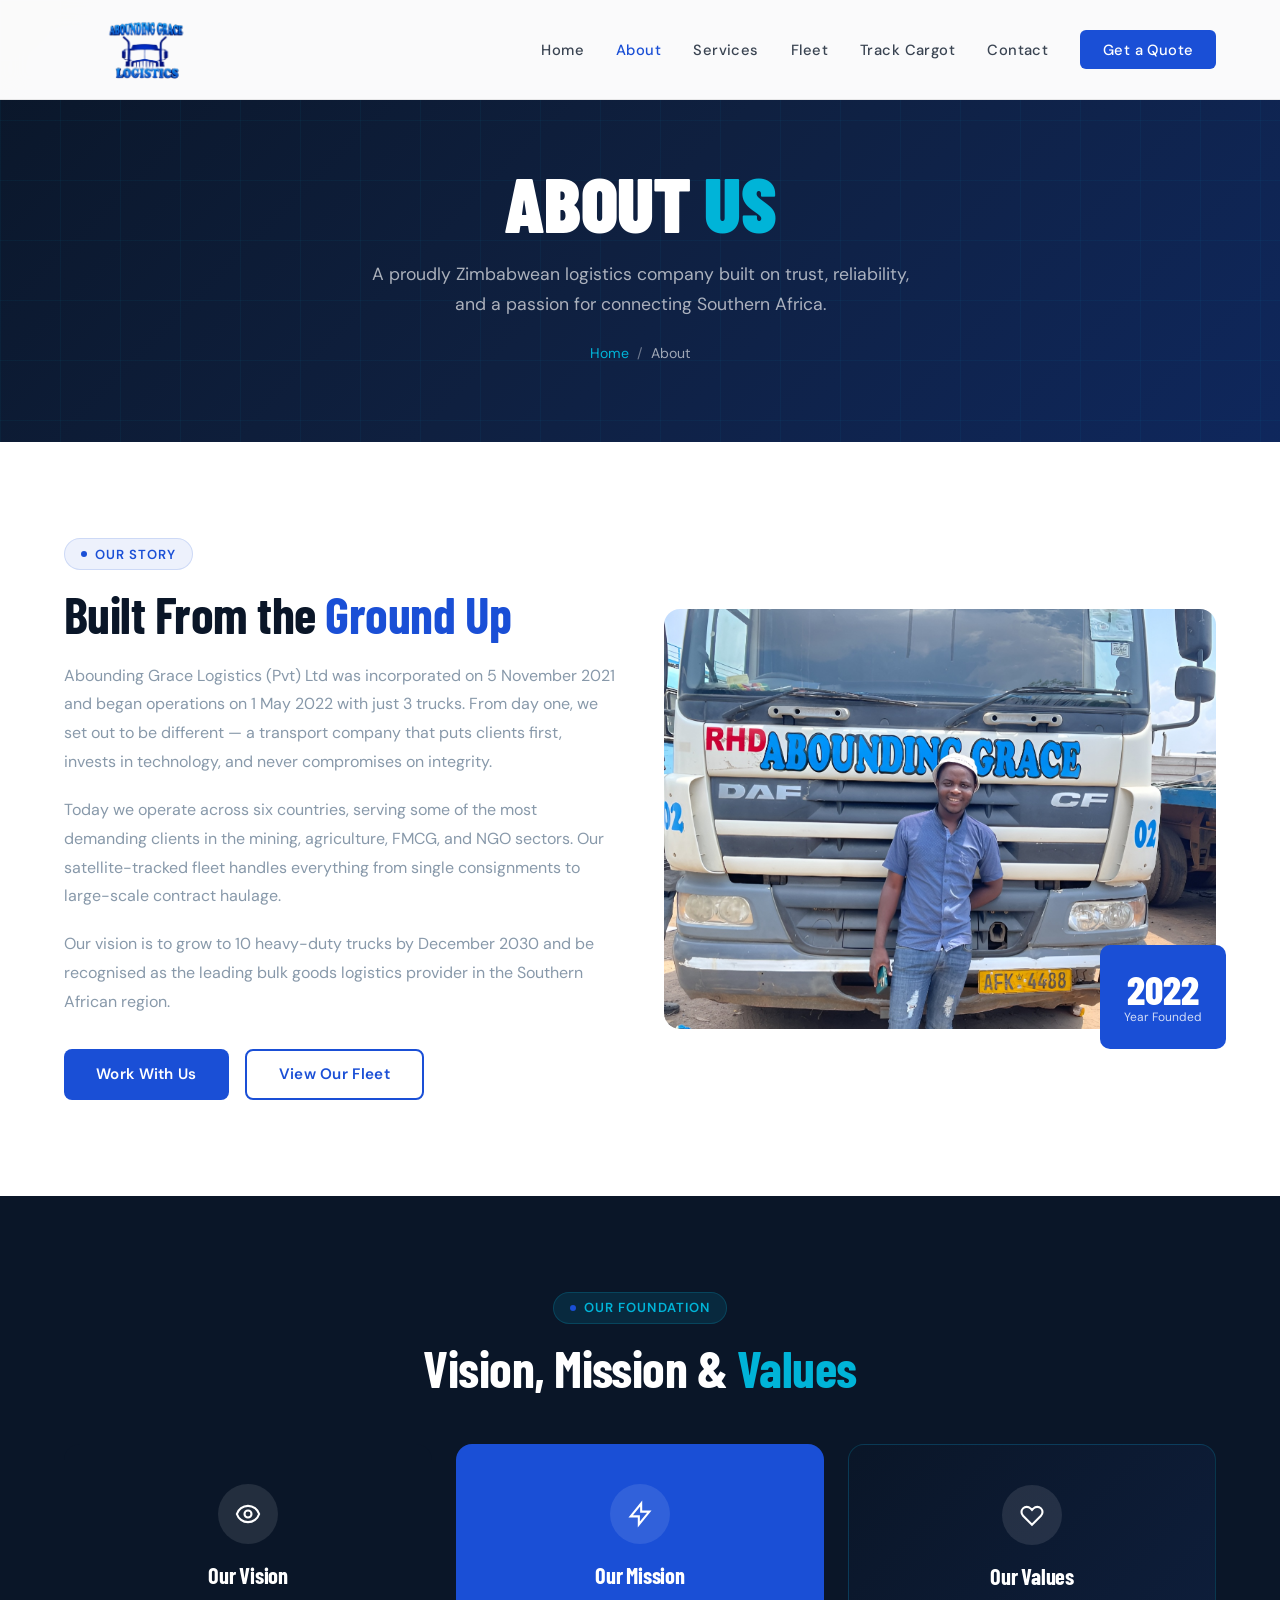
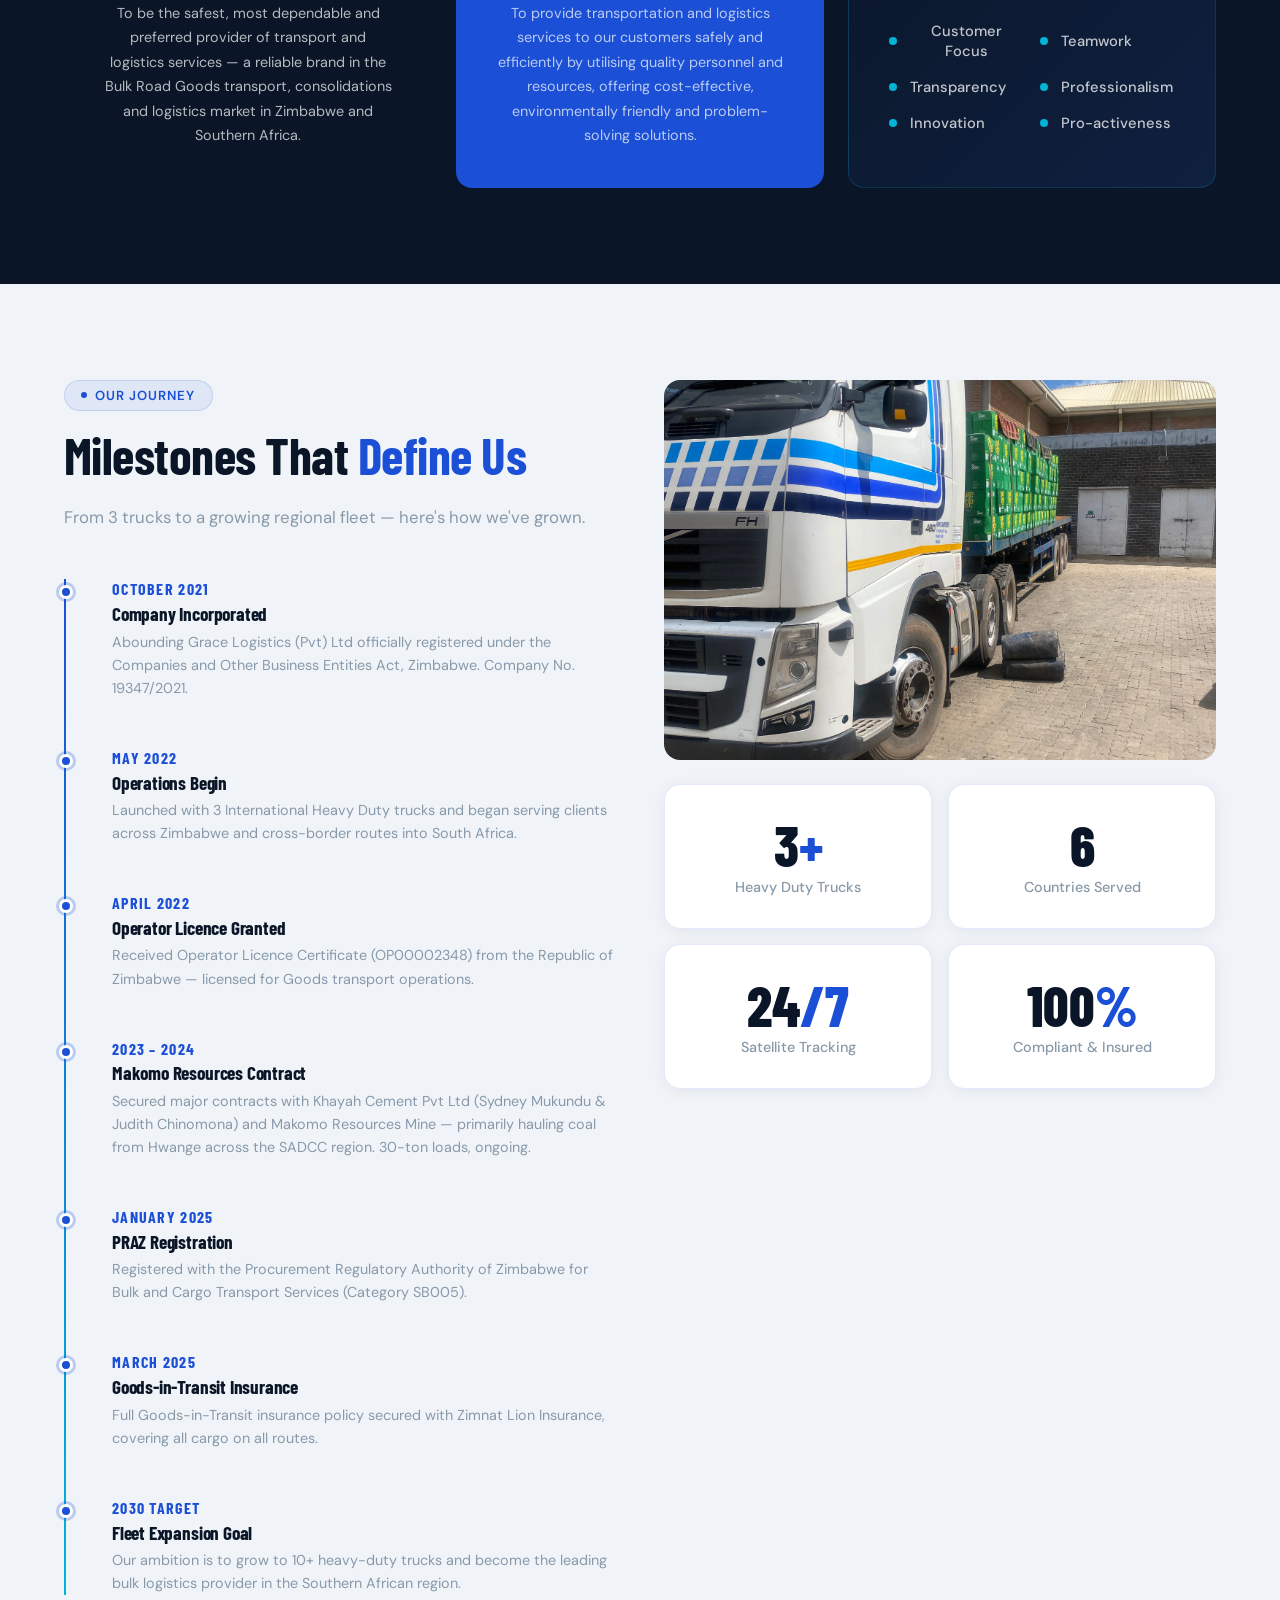
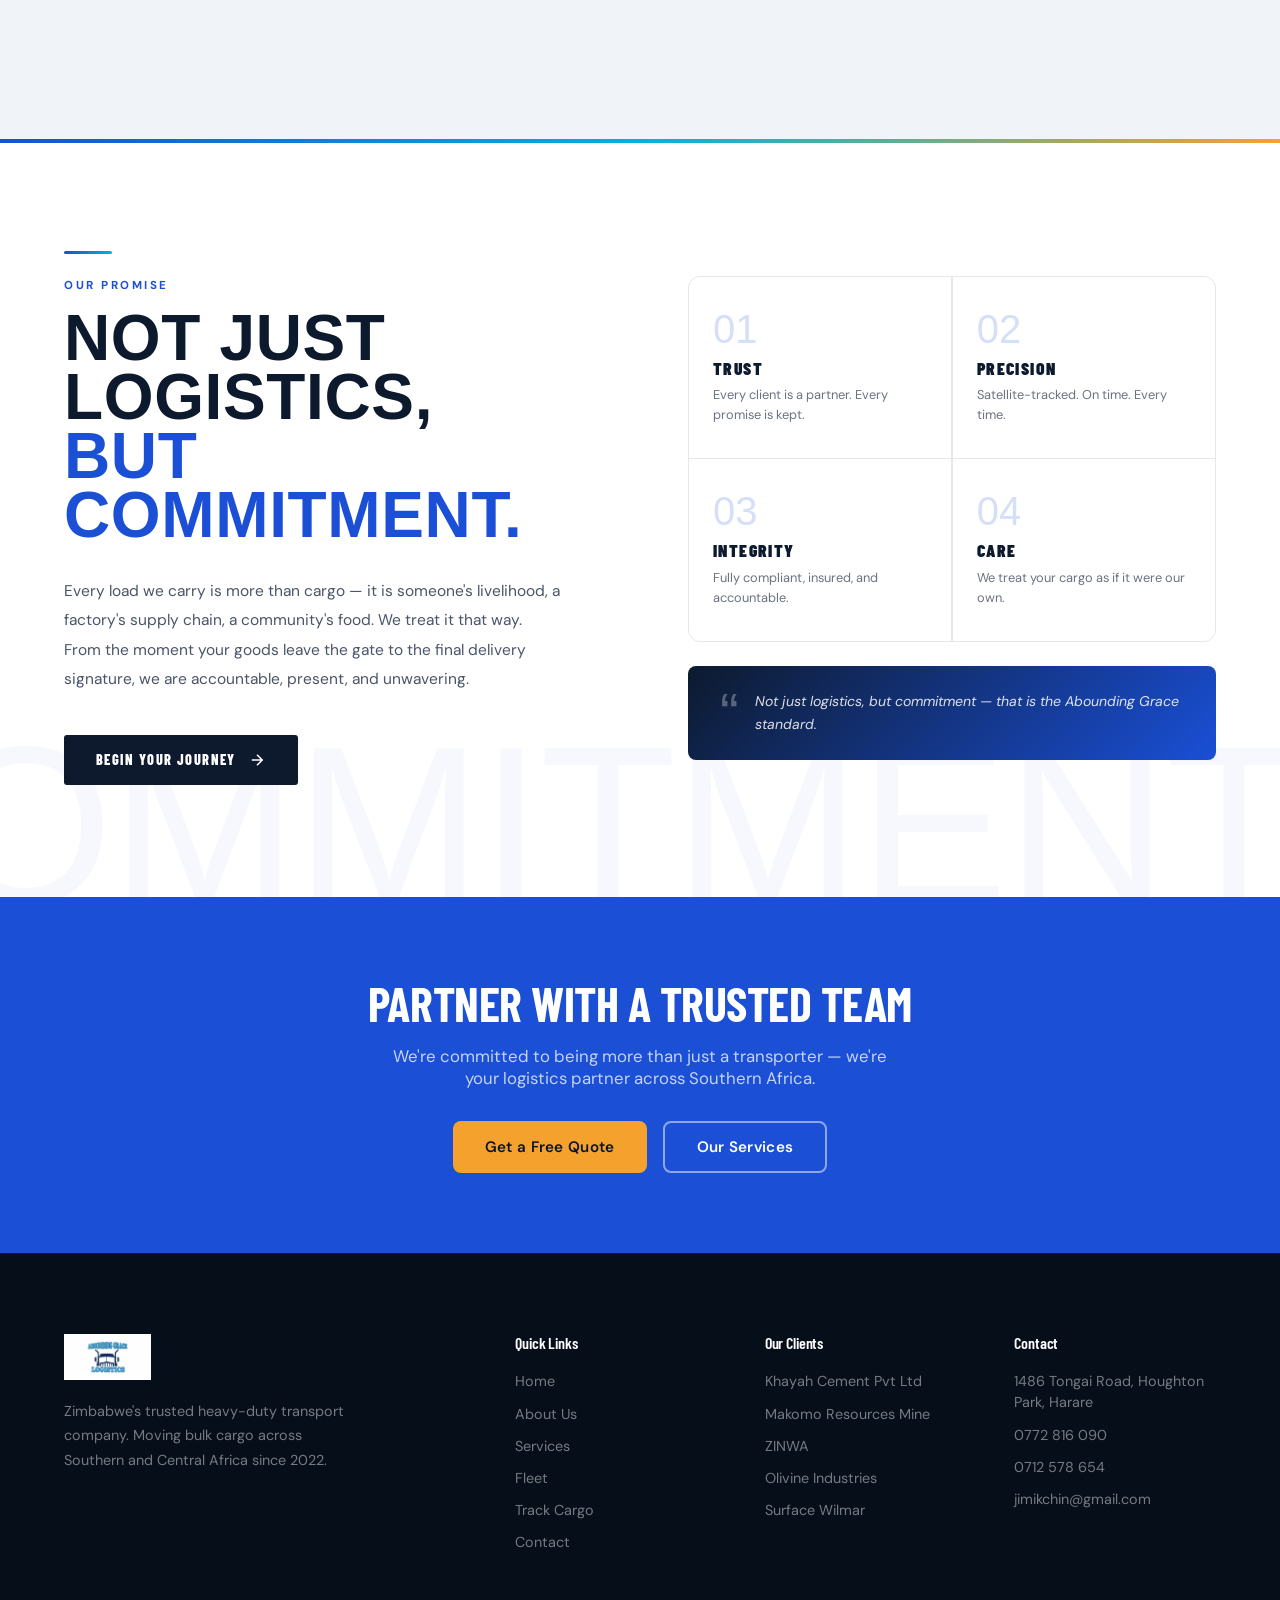
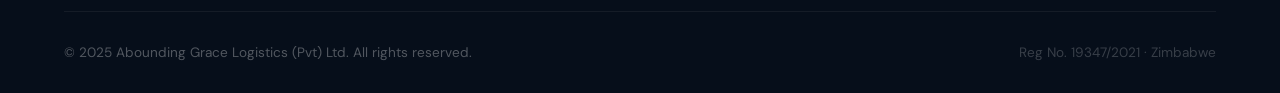
<file: about.html>
<!DOCTYPE html>
<html lang="en">
<head>
<meta charset="UTF-8"/>
<meta name="viewport" content="width=device-width,initial-scale=1.0"/>
<title>About Us | Abounding Grace Logistics</title>
<link rel="stylesheet" href="style.css"/>
<style>
.mission-grid { display:grid; grid-template-columns:1fr 1fr 1fr; gap:1.5rem; margin-top:3rem; }
.mission-card { padding:2.5rem; border-radius:var(--radius); text-align:center; }
.mission-card.vision { background:var(--navy); }
.mission-card.mission { background:var(--blue); }
.mission-card.values { background:linear-gradient(135deg,var(--navy),var(--navy2)); border:1px solid rgba(0,180,216,.2); }
.mission-card-icon { width:60px; height:60px; border-radius:50%; background:rgba(255,255,255,.1); display:flex; align-items:center; justify-content:center; margin:0 auto 1.2rem; }
.mission-card-icon svg { width:28px; height:28px; color:#fff; }
.mission-card h3 { color:#fff; font-size:1.4rem; margin-bottom:.8rem; }
.mission-card p { color:rgba(255,255,255,.7); font-size:.9rem; line-height:1.7; }

.values-list { display:grid; grid-template-columns:1fr 1fr; gap:1rem; margin-top:2rem; }
.value-item { display:flex; align-items:center; gap:.8rem; }
.value-dot { width:8px; height:8px; border-radius:50%; background:var(--cyan); flex-shrink:0; }
.value-item span { color:rgba(255,255,255,.75); font-size:.92rem; font-weight:500; }

.story-timeline { position:relative; padding-left:3rem; }
.story-timeline::before { content:''; position:absolute; left:0; top:0; bottom:0; width:2px; background:linear-gradient(to bottom,var(--blue),var(--cyan)); }
.timeline-event { position:relative; margin-bottom:3rem; }
.timeline-event::before { content:''; position:absolute; left:-3.3rem; top:6px; width:14px; height:14px; border-radius:50%; background:var(--blue); border:3px solid #fff; box-shadow:0 0 0 3px rgba(26,79,214,.25); }
.timeline-year { font-family:'Barlow Condensed',sans-serif; font-size:1rem; font-weight:700; color:var(--blue); letter-spacing:.08em; margin-bottom:.3rem; }
.timeline-event h3 { font-size:1.2rem; color:var(--navy); margin-bottom:.4rem; }
.timeline-event p { color:var(--gray); font-size:.9rem; line-height:1.6; }

.team-grid { display:grid; grid-template-columns:repeat(3,1fr); gap:1.5rem; margin-top:3rem; }
.team-card { border-radius:var(--radius); overflow:hidden; background:#fff; border:1px solid var(--border); box-shadow:0 2px 16px rgba(10,22,40,.06); }
.team-card-img { height:240px; overflow:hidden; }
.team-card-img img { width:100%; height:100%; object-fit:cover; transition:transform .4s; }
.team-card:hover .team-card-img img { transform:scale(1.05); }
.team-card-body { padding:1.5rem; }
.team-card-body h3 { font-size:1.2rem; color:var(--navy); margin-bottom:.3rem; }
.team-card-body .role { font-size:.85rem; color:var(--blue); font-weight:600; margin-bottom:.6rem; }
.team-card-body p { font-size:.88rem; color:var(--gray); line-height:1.6; }

.cert-grid { display:grid; grid-template-columns:repeat(4,1fr); gap:1.5rem; margin-top:3rem; }
.cert-card { background:#fff; border-radius:var(--radius); padding:1.5rem; border:1.5px solid var(--border); text-align:center; transition:all .3s; }
.cert-card:hover { border-color:var(--blue); transform:translateY(-4px); box-shadow:var(--shadow); }
.cert-logo { width:56px; height:56px; border-radius:12px; background:linear-gradient(135deg,var(--blue),var(--cyan)); display:flex; align-items:center; justify-content:center; margin:0 auto 1rem; }
.cert-logo svg { width:26px; height:26px; color:#fff; }
.cert-card h3 { font-size:.95rem; color:var(--navy); font-weight:700; margin-bottom:.3rem; }
.cert-card p { font-size:.8rem; color:var(--gray); line-height:1.5; }
.cert-badge { display:inline-block; margin-top:.8rem; background:rgba(26,79,214,.08); color:var(--blue); padding:.25rem .8rem; border-radius:999px; font-size:.75rem; font-weight:700; }

@media(max-width:900px){ .mission-grid{grid-template-columns:1fr;} .team-grid{grid-template-columns:1fr 1fr;} .cert-grid{grid-template-columns:1fr 1fr;} }
@media(max-width:580px){ .team-grid{grid-template-columns:1fr;} .cert-grid{grid-template-columns:1fr;} .values-list{grid-template-columns:1fr;} }






/* ===== MOTTO SECTION ===== */
.motto-section{background:#ffffff;padding:7rem 5%;position:relative;overflow:hidden}
.motto-section::before{content:'';position:absolute;top:0;left:0;right:0;height:4px;background:linear-gradient(90deg,var(--blue) 0%,var(--cyan) 50%,var(--gold) 100%)}
.motto-section::after{content:'COMMITMENT';position:absolute;bottom:-40px;right:-20px;font-family:'Bebas Neue',sans-serif;font-size:14rem;color:rgba(26,79,214,.04);line-height:1;pointer-events:none;user-select:none;letter-spacing:-.01em}
.motto-inner{max-width:1200px;margin:0 auto;position:relative;z-index:1}
.motto-grid{display:grid;grid-template-columns:1fr 1fr;gap:6rem;align-items:center}
.motto-left{padding-right:2rem}
.motto-rule{width:48px;height:3px;background:linear-gradient(90deg,var(--blue),var(--cyan));border-radius:3px;margin-bottom:1.5rem}
.motto-eyebrow{font-size:.72rem;font-weight:700;letter-spacing:.22em;text-transform:uppercase;color:var(--blue);margin-bottom:1rem}
.motto-headline{font-family:'Bebas Neue',sans-serif;font-size:clamp(2.8rem,5vw,4.6rem);line-height:.92;color:#0d1a2e;letter-spacing:.01em;text-transform:uppercase;margin-bottom:2rem}
.motto-headline em{color:var(--blue);font-style:normal}
.motto-body{font-size:.97rem;color:#4a5568;line-height:1.9;margin-bottom:2.5rem;font-weight:400}
.motto-btn{display:inline-flex;align-items:center;gap:.75rem;background:#0d1a2e;color:#fff;font-family:'Barlow Condensed',sans-serif;font-size:.9rem;font-weight:800;letter-spacing:.1em;text-transform:uppercase;padding:1rem 2rem;border-radius:3px;transition:all .25s;position:relative;overflow:hidden}
.motto-btn::before{content:'';position:absolute;inset:0;background:linear-gradient(90deg,var(--blue),var(--cyan));opacity:0;transition:opacity .25s}
.motto-btn:hover::before{opacity:1}
.motto-btn svg{width:18px;height:18px;flex-shrink:0;position:relative;z-index:1;transition:transform .2s}
.motto-btn:hover svg{transform:translateX(4px)}
.motto-btn span,.motto-btn{position:relative}
.motto-btn:hover{box-shadow:0 8px 32px rgba(26,79,214,.4)}
.motto-btn > *{position:relative;z-index:1}
.motto-right{}
.motto-card-grid{display:grid;grid-template-columns:1fr 1fr;gap:1.5px;background:#e5e7eb;border:1.5px solid #e5e7eb;border-radius:12px;overflow:hidden;margin-bottom:1.5rem}
.motto-pillar{background:#fff;padding:2rem 1.5rem;transition:background .2s}
.motto-pillar:hover{background:#f0f6ff}
.motto-pillar-num{font-family:'Bebas Neue',sans-serif;font-size:2.5rem;color:rgba(26,79,214,.18);line-height:1;margin-bottom:.5rem}
.motto-pillar-title{font-family:'Barlow Condensed',sans-serif;font-size:1.1rem;font-weight:900;text-transform:uppercase;letter-spacing:.08em;color:#0d1a2e;margin-bottom:.4rem}
.motto-pillar-text{font-size:.8rem;color:#6b7280;line-height:1.6}
.motto-quote-strip{background:linear-gradient(135deg,#0d1a2e 0%,#1a4fd6 100%);border-radius:8px;padding:1.5rem 2rem;display:flex;align-items:center;gap:1rem}
.motto-quote-mark{font-family:'Bebas Neue',sans-serif;font-size:3.5rem;color:rgba(255,255,255,.3);line-height:.8;flex-shrink:0}
.motto-quote-text{color:rgba(255,255,255,.85);font-size:.88rem;line-height:1.65;font-style:italic}
@media(max-width:900px){.motto-grid{grid-template-columns:1fr;gap:3rem}.motto-left{padding-right:0}}
@media(max-width:480px){.motto-card-grid{grid-template-columns:1fr}}
</style>
</head>
<body>

<nav id="navbar">
  <div class="nav-logo"><a href="index.html"><img src="logoxx.png" alt="Abounding Grace Logistics"/></a></div>
  <div class="nav-links" id="navLinks">
    <a href="index.html">Home</a>
    <a href="about.html" class="active">About</a>
    <a href="services.html">Services</a>
    <a href="fleet.html">Fleet</a>
    <a href="track.html">Track Cargot</a>
    <a href="contact.html">Contact</a>
    <a href="contact.html" class="nav-cta">Get a Quote</a>
  </div>
  <div class="hamburger" onclick="toggleNav()"><span></span><span></span><span></span></div>
</nav>

<div class="page-hero">
  <div class="page-hero-bg"></div>
  <div class="page-hero-grid"></div>
  <div class="page-hero-content">
    <h1>About <span>Us</span></h1>
    <p>A proudly Zimbabwean logistics company built on trust, reliability, and a passion for connecting Southern Africa.</p>
    <div class="breadcrumb"><a href="index.html">Home</a><span>/</span><span style="color:rgba(255,255,255,.6)">About</span></div>
  </div>
</div>

<!-- WHO WE ARE -->
<section>
  <div class="grid-2">
    <div>
      <div class="section-label">Our Story</div>
      <h2 class="section-title">Built From the <span>Ground Up</span></h2>
      <p style="color:var(--gray);line-height:1.8;margin-bottom:1.2rem">Abounding Grace Logistics (Pvt) Ltd was incorporated on 5 November 2021 and began operations on 1 May 2022 with just 3 trucks. From day one, we set out to be different — a transport company that puts clients first, invests in technology, and never compromises on integrity.</p>
      <p style="color:var(--gray);line-height:1.8;margin-bottom:1.2rem">Today we operate across six countries, serving some of the most demanding clients in the mining, agriculture, FMCG, and NGO sectors. Our satellite-tracked fleet handles everything from single consignments to large-scale contract haulage.</p>
      <p style="color:var(--gray);line-height:1.8;margin-bottom:2rem">Our vision is to grow to 10 heavy-duty trucks by December 2030 and be recognised as the leading bulk goods logistics provider in the Southern African region.</p>
      <div style="display:flex;gap:1rem;flex-wrap:wrap">
        <a href="contact.html" class="btn btn-primary">Work With Us</a>
        <a href="fleet.html" class="btn btn-outline" style="color:var(--blue);border-color:var(--blue)">View Our Fleet</a>
      </div>
    </div>
    <div style="position:relative">
      <img src="truckimage3.jpeg" alt="AGL Truck" style="width:100%;height:420px;object-fit:cover;border-radius:var(--radius)"/>
      <div style="position:absolute;bottom:-20px;right:-10px;background:var(--blue);color:#fff;padding:1.5rem;border-radius:var(--radius-sm);text-align:center">
        <div style="font-family:'Barlow Condensed',sans-serif;font-size:2.5rem;font-weight:800;line-height:1">2022</div>
        <div style="font-size:.75rem;opacity:.8">Year Founded</div>
      </div>
    </div>
  </div>
</section>

<!-- MISSION VISION VALUES -->
<section style="background:var(--navy)">
  <div class="text-center">
    <div class="section-label" style="background:rgba(0,180,216,.12);color:var(--cyan);border-color:rgba(0,180,216,.2)">Our Foundation</div>
    <h2 class="section-title" style="color:#fff">Vision, Mission & <span style="color:var(--cyan)">Values</span></h2>
  </div>
  <div class="mission-grid">
    <div class="mission-card vision">
      <div class="mission-card-icon"><svg xmlns="http://www.w3.org/2000/svg" fill="none" viewBox="0 0 24 24" stroke="currentColor" stroke-width="1.8"><path d="M15 12a3 3 0 11-6 0 3 3 0 016 0z"/><path d="M2.458 12C3.732 7.943 7.523 5 12 5c4.478 0 8.268 2.943 9.542 7-1.274 4.057-5.064 7-9.542 7-4.477 0-8.268-2.943-9.542-7z"/></svg></div>
      <h3>Our Vision</h3>
      <p>To be the safest, most dependable and preferred provider of transport and logistics services — a reliable brand in the Bulk Road Goods transport, consolidations and logistics market in Zimbabwe and Southern Africa.</p>
    </div>
    <div class="mission-card mission">
      <div class="mission-card-icon"><svg xmlns="http://www.w3.org/2000/svg" fill="none" viewBox="0 0 24 24" stroke="currentColor" stroke-width="1.8"><path d="M13 10V3L4 14h7v7l9-11h-7z"/></svg></div>
      <h3>Our Mission</h3>
      <p>To provide transportation and logistics services to our customers safely and efficiently by utilising quality personnel and resources, offering cost-effective, environmentally friendly and problem-solving solutions.</p>
    </div>
    <div class="mission-card values">
      <div class="mission-card-icon"><svg xmlns="http://www.w3.org/2000/svg" fill="none" viewBox="0 0 24 24" stroke="currentColor" stroke-width="1.8"><path d="M4.318 6.318a4.5 4.5 0 000 6.364L12 20.364l7.682-7.682a4.5 4.5 0 00-6.364-6.364L12 7.636l-1.318-1.318a4.5 4.5 0 00-6.364 0z"/></svg></div>
      <h3>Our Values</h3>
      <div class="values-list">
        <div class="value-item"><div class="value-dot"></div><span>Customer Focus</span></div>
        <div class="value-item"><div class="value-dot"></div><span>Teamwork</span></div>
        <div class="value-item"><div class="value-dot"></div><span>Transparency</span></div>
        <div class="value-item"><div class="value-dot"></div><span>Professionalism</span></div>
        <div class="value-item"><div class="value-dot"></div><span>Innovation</span></div>
        <div class="value-item"><div class="value-dot"></div><span>Pro-activeness</span></div>
      </div>
    </div>
  </div>
</section>

<!-- STORY TIMELINE -->
<section style="background:var(--off-white)">
  <div class="grid-2" style="align-items:start">
    <div>
      <div class="section-label">Our Journey</div>
      <h2 class="section-title">Milestones That <span>Define Us</span></h2>
      <p class="section-sub" style="margin-bottom:3rem">From 3 trucks to a growing regional fleet — here's how we've grown.</p>
      <div class="story-timeline">
        <div class="timeline-event">
          <div class="timeline-year">OCTOBER 2021</div>
          <h3>Company Incorporated</h3>
          <p>Abounding Grace Logistics (Pvt) Ltd officially registered under the Companies and Other Business Entities Act, Zimbabwe. Company No. 19347/2021.</p>
        </div>
        <div class="timeline-event">
          <div class="timeline-year">MAY 2022</div>
          <h3>Operations Begin</h3>
          <p>Launched with 3 International Heavy Duty trucks and began serving clients across Zimbabwe and cross-border routes into South Africa.</p>
        </div>
        <div class="timeline-event">
          <div class="timeline-year">APRIL 2022</div>
          <h3>Operator Licence Granted</h3>
          <p>Received Operator Licence Certificate (OP00002348) from the Republic of Zimbabwe — licensed for Goods transport operations.</p>
        </div>
        <div class="timeline-event">
          <div class="timeline-year">2023 – 2024</div>
          <h3>Makomo Resources Contract</h3>
          <p>Secured major contracts with Khayah Cement Pvt Ltd (Sydney Mukundu &amp; Judith Chinomona) and Makomo Resources Mine — primarily hauling coal from Hwange across the SADCC region. 30-ton loads, ongoing.</p>
        </div>
        <div class="timeline-event">
          <div class="timeline-year">JANUARY 2025</div>
          <h3>PRAZ Registration</h3>
          <p>Registered with the Procurement Regulatory Authority of Zimbabwe for Bulk and Cargo Transport Services (Category SB005).</p>
        </div>
        <div class="timeline-event">
          <div class="timeline-year">MARCH 2025</div>
          <h3>Goods-in-Transit Insurance</h3>
          <p>Full Goods-in-Transit insurance policy secured with Zimnat Lion Insurance, covering all cargo on all routes.</p>
        </div>
        <div class="timeline-event">
          <div class="timeline-year">2030 TARGET</div>
          <h3>Fleet Expansion Goal</h3>
          <p>Our ambition is to grow to 10+ heavy-duty trucks and become the leading bulk logistics provider in the Southern African region.</p>
        </div>
      </div>
    </div>
    <div>
      <img src="truckimage9.jpeg" alt="Timeline" style="width:100%;height:380px;object-fit:cover;border-radius:var(--radius);margin-bottom:1.5rem"/>
      <div style="display:grid;grid-template-columns:1fr 1fr;gap:1rem">
        <div class="card" style="text-align:center">
          <div class="stat-number">3<span>+</span></div>
          <div class="stat-label">Heavy Duty Trucks</div>
        </div>
        <div class="card" style="text-align:center">
          <div class="stat-number">6</div>
          <div class="stat-label">Countries Served</div>
        </div>
        <div class="card" style="text-align:center">
          <div class="stat-number">24<span>/7</span></div>
          <div class="stat-label">Satellite Tracking</div>
        </div>
        <div class="card" style="text-align:center">
          <div class="stat-number">100<span>%</span></div>
          <div class="stat-label">Compliant & Insured</div>
        </div>
      </div>
    </div>
  </div>
</section>


   <section class="motto-section">
  <div class="motto-inner">
    <div class="motto-grid">
      <div class="motto-left">
        <div class="motto-rule"></div>
        <div class="motto-eyebrow">Our Promise</div>
        <h2 class="motto-headline">Not Just Logistics,<br/><em>But Commitment.</em></h2>
        <p class="motto-body">Every load we carry is more than cargo — it is someone's livelihood, a factory's supply chain, a community's food. We treat it that way. From the moment your goods leave the gate to the final delivery signature, we are accountable, present, and unwavering.</p>
        <a href="contact.html" class="motto-btn">Begin Your Journey <svg xmlns="http://www.w3.org/2000/svg" fill="none" viewBox="0 0 24 24" stroke="currentColor" stroke-width="2"><path d="M5 12h14M12 5l7 7-7 7"/></svg></a>
      </div>
      <div class="motto-right">
        <div class="motto-card-grid">
          <div class="motto-pillar"><div class="motto-pillar-num">01</div><div class="motto-pillar-title">Trust</div><div class="motto-pillar-text">Every client is a partner. Every promise is kept.</div></div>
          <div class="motto-pillar"><div class="motto-pillar-num">02</div><div class="motto-pillar-title">Precision</div><div class="motto-pillar-text">Satellite-tracked. On time. Every time.</div></div>
          <div class="motto-pillar"><div class="motto-pillar-num">03</div><div class="motto-pillar-title">Integrity</div><div class="motto-pillar-text">Fully compliant, insured, and accountable.</div></div>
          <div class="motto-pillar"><div class="motto-pillar-num">04</div><div class="motto-pillar-title">Care</div><div class="motto-pillar-text">We treat your cargo as if it were our own.</div></div>
        </div>
        <div class="motto-quote-strip">
          <span class="motto-quote-mark">&ldquo;</span>
          <span class="motto-quote-text">Not just logistics, but commitment &mdash; that is the Abounding Grace standard.</span>
        </div>
      </div>
    </div>
  </div>
</section>



<!-- CTA -->
<section style="background:var(--blue);padding:80px 5%;text-align:center">
  <h2 style="font-size:clamp(2rem,4vw,3rem);color:#fff;text-transform:uppercase;margin-bottom:1rem">Partner With a Trusted Team</h2>
  <p style="color:rgba(255,255,255,.75);max-width:520px;margin:0 auto 2rem;font-size:1.05rem">We're committed to being more than just a transporter — we're your logistics partner across Southern Africa.</p>
  <div style="display:flex;gap:1rem;justify-content:center;flex-wrap:wrap">
    <a href="contact.html" class="btn btn-gold">Get a Free Quote</a>
    <a href="services.html" class="btn btn-outline">Our Services</a>
  </div>
</section>

<footer>
  <div class="footer-grid">
    <div class="footer-brand"><img src="logo.png" alt="Abounding Grace Logistics"/><p>Zimbabwe's trusted heavy-duty transport company. Moving bulk cargo across Southern and Central Africa since 2022.</p></div>
    <div class="footer-col"><h4>Quick Links</h4><ul><li><a href="index.html">Home</a></li><li><a href="about.html">About Us</a></li><li><a href="services.html">Services</a></li><li><a href="fleet.html">Fleet</a></li><li><a href="tracking.html">Track Cargo</a></li><li><a href="contact.html">Contact</a></li></ul></div>
    <div class="footer-col"><h4>Our Clients</h4><ul><li><a href="#">Khayah Cement Pvt Ltd</a></li><li><a href="#">Makomo Resources Mine</a></li><li><a href="#">ZINWA</a></li><li><a href="#">Olivine Industries</a></li><li><a href="#">Surface Wilmar</a></li></ul></div>
    <div class="footer-col"><h4>Contact</h4><ul><li><a href="#">1486 Tongai Road, Houghton Park, Harare</a></li><li><a href="tel:0772816090">0772 816 090</a></li><li><a href="tel:0712578654">0712 578 654</a></li><li><a href="mailto:jimikchin@gmail.com">jimikchin@gmail.com</a></li></ul></div>
  </div>
  <div class="footer-bottom"><p>© 2025 Abounding Grace Logistics (Pvt) Ltd. All rights reserved.</p><p style="color:rgba(255,255,255,.2)">Reg No. 19347/2021 · Zimbabwe</p></div>
</footer>
<script>

</script>
<script src="script.js"></script>
</body>
</html>
</file>
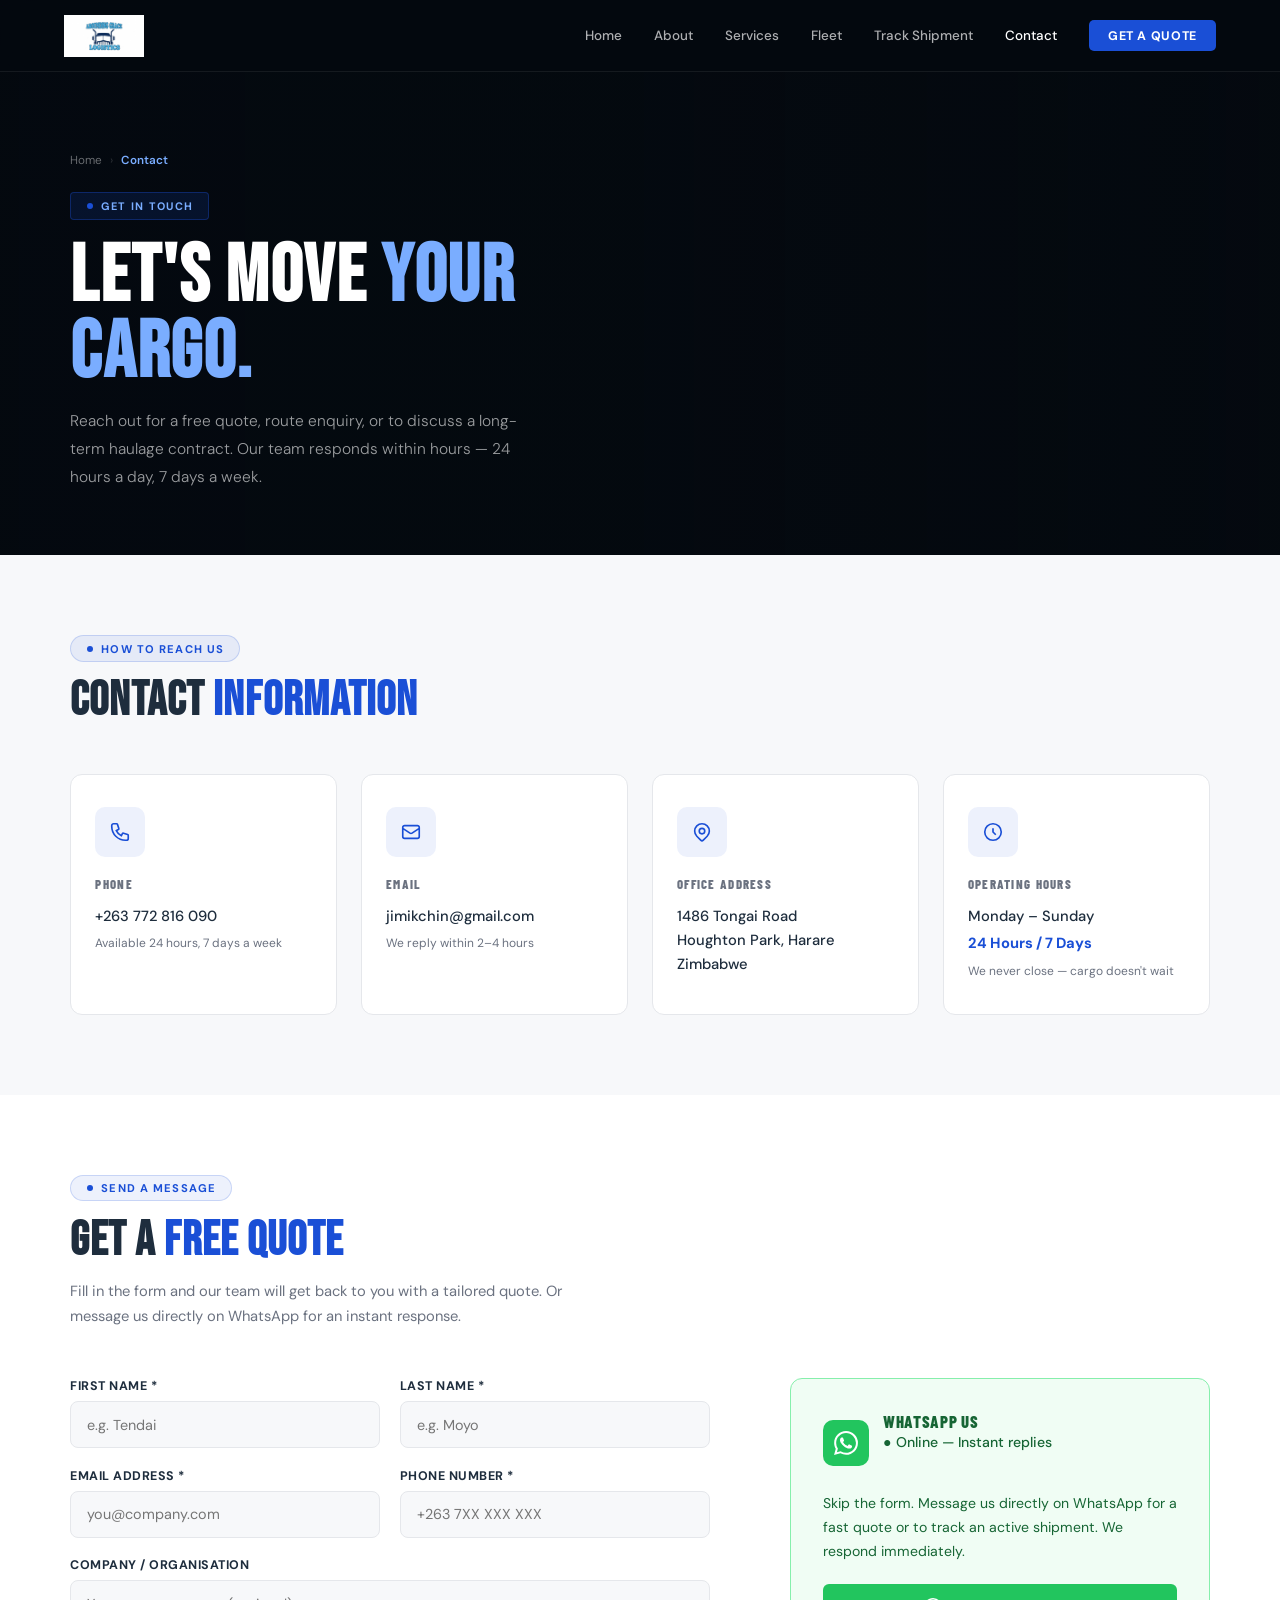
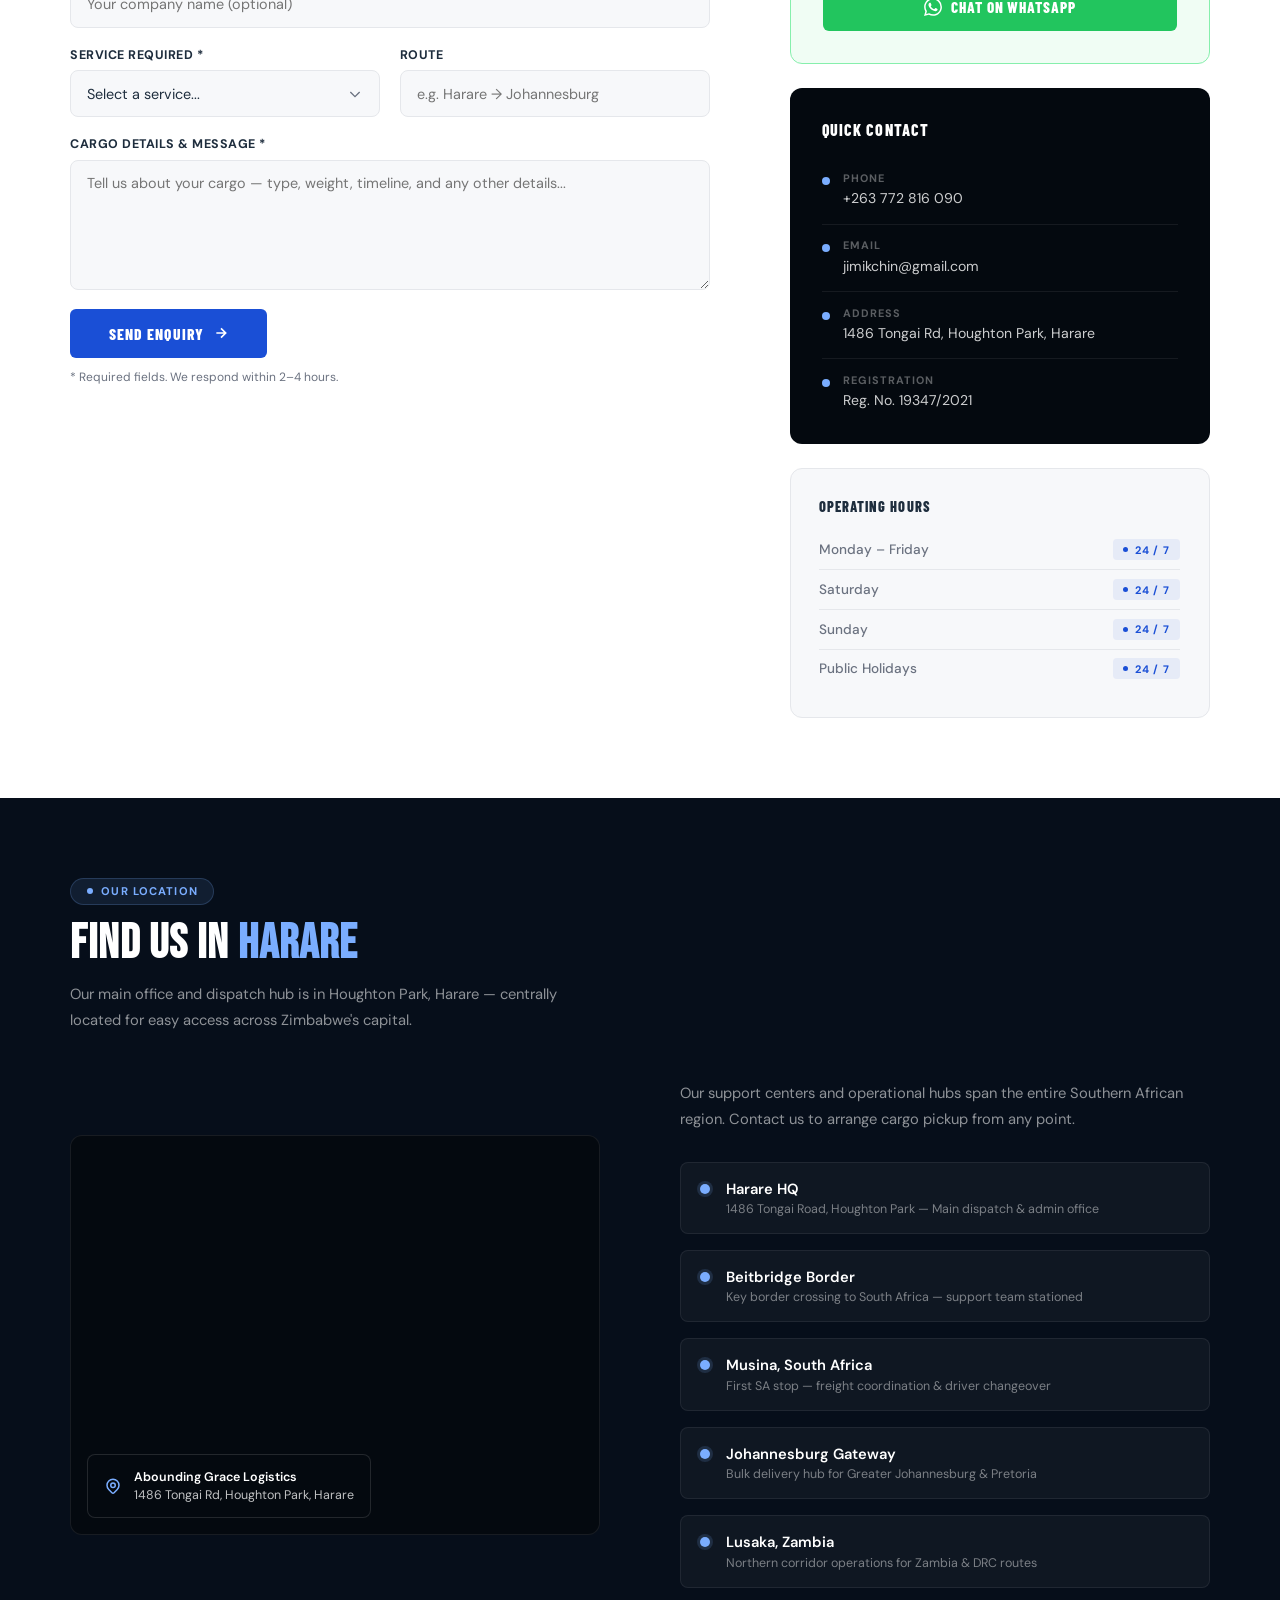
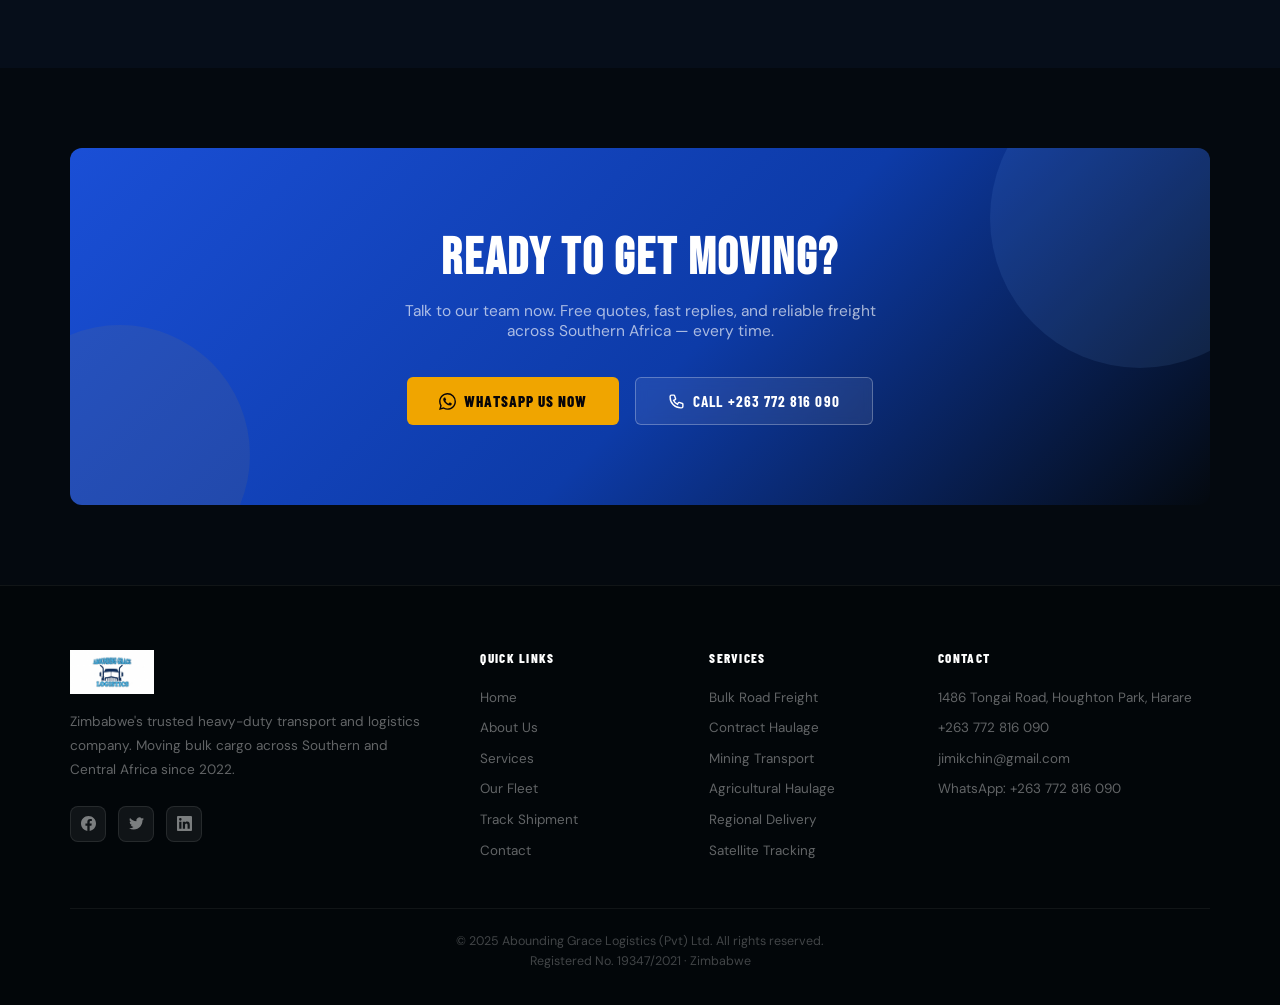
<file: contact (1).html>
<!DOCTYPE html>
<html lang="en">
<head>
<meta charset="UTF-8"/>
<meta name="viewport" content="width=device-width,initial-scale=1.0"/>
<title>Contact Us | Abounding Grace Logistics</title>
<link rel="preconnect" href="https://fonts.googleapis.com"/>
<link rel="preconnect" href="https://fonts.gstatic.com" crossorigin/>
<link href="https://fonts.googleapis.com/css2?family=Bebas+Neue&family=DM+Sans:opsz,wght@9..40,300;9..40,400;9..40,500;9..40,600;9..40,700&family=Barlow+Condensed:wght@600;700;800;900&display=swap" rel="stylesheet"/>
<style>
/* ============================================================
   RESET + BASE
   ============================================================ */
*, *::before, *::after { box-sizing: border-box; margin: 0; padding: 0; }
html { scroll-behavior: smooth; }
body { font-family: 'DM Sans', sans-serif; background: #060e1a; color: #1e2d3d; overflow-x: hidden; }
a { text-decoration: none; }
img { max-width: 100%; display: block; }

:root {
  --navy:      #04090f;
  --navy2:     #060e1a;
  --blue:      #1a4fd6;
  --blue-lt:   #7aadff;
  --white:     #ffffff;
  --off-white: #f7f8fa;
  --text:      #1e2d3d;
  --gray:      #6b7280;
  --border:    #e5e7eb;
  --gold:      #f0a500;
  --radius:    12px;
  --radius-sm: 8px;
}

/* ============================================================
   NAVBAR
   ============================================================ */
#navbar {
  position: fixed; top: 0; left: 0; right: 0; z-index: 1000;
  display: flex; align-items: center; justify-content: space-between;
  padding: 0 5%; height: 72px;
  background: rgba(4,9,15,0.88);
  backdrop-filter: blur(14px);
  border-bottom: 1px solid rgba(255,255,255,0.07);
  transition: background 0.3s;
}
#navbar.scrolled { background: rgba(4,9,15,0.98); }
.nav-logo img { height: 42px; width: auto; }
.nav-logo a { display: flex; align-items: center; }
.nav-links { display: flex; align-items: center; gap: 2rem; }
.nav-links a {
  font-size: 0.84rem; font-weight: 500;
  color: rgba(255,255,255,0.68); transition: color 0.2s;
}
.nav-links a:hover, .nav-links a.active { color: #fff; }
.nav-links .nav-cta {
  background: var(--blue); color: #fff;
  font-weight: 700; font-size: 0.78rem;
  padding: 0.48rem 1.2rem; border-radius: 5px;
  letter-spacing: 0.05em; text-transform: uppercase;
  transition: background 0.2s, box-shadow 0.2s;
}
.nav-links .nav-cta:hover { background: #1642b8; box-shadow: 0 4px 18px rgba(26,79,214,0.4); }
.hamburger { display: none; flex-direction: column; gap: 5px; cursor: pointer; padding: 4px; }
.hamburger span { display: block; width: 24px; height: 2px; background: #fff; border-radius: 2px; }
@media (max-width: 900px) {
  .hamburger { display: flex; }
  .nav-links {
    display: none; position: fixed;
    top: 72px; left: 0; right: 0;
    background: rgba(4,9,15,0.98);
    flex-direction: column; gap: 0;
    padding: 1.5rem 5%;
    border-bottom: 1px solid rgba(255,255,255,0.1);
  }
  .nav-links.open { display: flex; }
  .nav-links a { padding: 0.85rem 0; border-bottom: 1px solid rgba(255,255,255,0.07); width: 100%; }
  .nav-links .nav-cta { margin-top: 1rem; text-align: center; }
}

/* ============================================================
   SECTION 1 — PAGE HERO
   ============================================================ */
.page-hero {
  position: relative;
  padding-top: 72px;
  min-height: 52vh;
  display: flex; align-items: center;
  overflow: hidden;
  background: var(--navy);
}
.page-hero-bg {
  position: absolute; inset: 0;
  background: url('https://images.unsplash.com/photo-1586528116311-ad8dd3c8310d?w=1600&q=85') center 40% / cover no-repeat;
}
.page-hero-overlay {
  position: absolute; inset: 0;
  background:
    linear-gradient(to right, rgba(4,9,15,0.97) 0%, rgba(4,9,15,0.90) 50%, rgba(4,9,15,0.60) 100%),
    linear-gradient(to top, rgba(4,9,15,0.90) 0%, transparent 50%);
}
.page-hero-content {
  position: relative; z-index: 2;
  padding: 5rem 5.5% 4rem;
  max-width: 700px;
}
.page-eyebrow {
  display: inline-flex; align-items: center; gap: 0.5rem;
  background: rgba(26,79,214,0.15);
  border: 1px solid rgba(26,79,214,0.35);
  color: var(--blue-lt);
  padding: 0.36rem 0.95rem; border-radius: 4px;
  font-size: 0.68rem; font-weight: 700;
  letter-spacing: 0.12em; text-transform: uppercase;
  margin-bottom: 1.2rem;
}
.page-eyebrow span {
  width: 6px; height: 6px; border-radius: 50%; background: var(--blue);
}
.page-hero-content h1 {
  font-family: 'Bebas Neue', sans-serif;
  font-size: clamp(3rem, 7vw, 5rem);
  line-height: 0.96; color: #fff;
  text-transform: uppercase; letter-spacing: 0.02em;
  margin-bottom: 1rem;
}
.page-hero-content h1 span { color: var(--blue-lt); }
.page-hero-content p {
  font-size: 0.97rem; font-weight: 300;
  color: rgba(255,255,255,0.60);
  line-height: 1.78; max-width: 480px;
}
/* Breadcrumb */
.breadcrumb {
  display: flex; align-items: center; gap: 0.5rem;
  margin-bottom: 1.5rem;
  font-size: 0.73rem; color: rgba(255,255,255,0.40);
}
.breadcrumb a { color: rgba(255,255,255,0.40); transition: color 0.2s; }
.breadcrumb a:hover { color: var(--blue-lt); }
.breadcrumb .sep { opacity: 0.4; }
.breadcrumb .current { color: var(--blue-lt); font-weight: 600; }

/* ============================================================
   SHARED SECTION STYLES
   ============================================================ */
.section-label {
  display: inline-flex; align-items: center; gap: 0.55rem;
  background: rgba(26,79,214,0.08);
  border: 1px solid rgba(26,79,214,0.18);
  color: var(--blue);
  padding: 0.34rem 0.95rem; border-radius: 40px;
  font-size: 0.7rem; font-weight: 700;
  letter-spacing: 0.1em; text-transform: uppercase;
  margin-bottom: 0.9rem;
}
.section-label::before {
  content: ''; width: 6px; height: 6px; border-radius: 50%; background: var(--blue);
}
.section-label.on-dark {
  background: rgba(122,173,255,0.10);
  border-color: rgba(122,173,255,0.20);
  color: var(--blue-lt);
}
.section-label.on-dark::before { background: var(--blue-lt); }

.section-title {
  font-family: 'Bebas Neue', sans-serif;
  font-size: clamp(2rem, 4vw, 3rem);
  font-weight: 900; line-height: 1.04;
  text-transform: uppercase; letter-spacing: 0.02em;
  margin-bottom: 0.8rem;
}
.section-title span { color: var(--blue); }
.section-title.white { color: #fff; }
.section-title.white span { color: var(--blue-lt); }

.section-sub {
  font-size: 0.92rem; color: var(--gray); line-height: 1.75;
}
.section-sub.white { color: rgba(255,255,255,0.55); }

/* ============================================================
   SECTION 2 — CONTACT INFO CARDS
   ============================================================ */
.info-section {
  background: var(--off-white);
  padding: 5rem 5.5%;
}
.info-grid {
  display: grid;
  grid-template-columns: repeat(4, 1fr);
  gap: 1.5rem;
  margin-top: 3rem;
}
.info-card {
  background: #fff;
  border: 1px solid var(--border);
  border-radius: var(--radius);
  padding: 2rem 1.5rem;
  transition: transform 0.2s, box-shadow 0.2s, border-color 0.2s;
}
.info-card:hover {
  transform: translateY(-4px);
  box-shadow: 0 12px 36px rgba(26,79,214,0.10);
  border-color: rgba(26,79,214,0.25);
}
.info-icon {
  width: 50px; height: 50px; border-radius: 10px;
  background: rgba(26,79,214,0.08);
  display: flex; align-items: center; justify-content: center;
  color: var(--blue); margin-bottom: 1.2rem;
}
.info-icon svg { width: 22px; height: 22px; }
.info-card h3 {
  font-family: 'Barlow Condensed', sans-serif;
  font-size: 0.8rem; font-weight: 800;
  text-transform: uppercase; letter-spacing: 0.1em;
  color: var(--gray); margin-bottom: 0.7rem;
}
.info-card a, .info-card p {
  font-size: 0.92rem; color: var(--text);
  line-height: 1.65; font-weight: 500;
  display: block;
}
.info-card a { transition: color 0.2s; }
.info-card a:hover { color: var(--blue); }
.info-card .info-note {
  font-size: 0.75rem; color: var(--gray); font-weight: 400; margin-top: 0.4rem;
}

/* ============================================================
   SECTION 3 — CONTACT FORM + WHATSAPP
   ============================================================ */
.form-section {
  background: #fff;
  padding: 5rem 5.5%;
}
.form-layout {
  display: grid;
  grid-template-columns: 1fr 420px;
  gap: 5rem;
  margin-top: 3rem;
  align-items: start;
}

/* Form */
.contact-form { display: flex; flex-direction: column; gap: 1.2rem; }
.form-row { display: grid; grid-template-columns: 1fr 1fr; gap: 1.2rem; }
.form-group { display: flex; flex-direction: column; gap: 0.45rem; }
.form-group label {
  font-size: 0.78rem; font-weight: 700;
  color: var(--text); letter-spacing: 0.04em; text-transform: uppercase;
}
.form-group input,
.form-group select,
.form-group textarea {
  font-family: 'DM Sans', sans-serif;
  font-size: 0.9rem; color: var(--text);
  background: var(--off-white);
  border: 1.5px solid var(--border);
  border-radius: var(--radius-sm);
  padding: 0.85rem 1rem;
  outline: none;
  transition: border-color 0.2s, box-shadow 0.2s;
  width: 100%;
  -webkit-appearance: none;
}
.form-group input:focus,
.form-group select:focus,
.form-group textarea:focus {
  border-color: var(--blue);
  box-shadow: 0 0 0 3px rgba(26,79,214,0.10);
  background: #fff;
}
.form-group textarea { resize: vertical; min-height: 130px; }
.form-group select { cursor: pointer; background-image: url("data:image/svg+xml,%3Csvg xmlns='http://www.w3.org/2000/svg' fill='none' viewBox='0 0 24 24' stroke='%236b7280' stroke-width='2'%3E%3Cpath d='M19 9l-7 7-7-7'/%3E%3C/svg%3E"); background-repeat: no-repeat; background-position: right 1rem center; background-size: 16px; padding-right: 2.5rem; }
.form-submit {
  display: inline-flex; align-items: center; gap: 0.55rem;
  background: var(--blue); color: #fff;
  font-family: 'Barlow Condensed', sans-serif;
  font-size: 0.98rem; font-weight: 800;
  letter-spacing: 0.07em; text-transform: uppercase;
  padding: 0.95rem 2.4rem; border-radius: 6px;
  border: none; cursor: pointer;
  transition: background 0.18s, transform 0.15s, box-shadow 0.15s;
  align-self: flex-start;
}
.form-submit:hover {
  background: #1642b8;
  transform: translateY(-2px);
  box-shadow: 0 10px 28px rgba(26,79,214,0.38);
}
.form-note {
  font-size: 0.75rem; color: var(--gray); margin-top: 0.2rem;
}

/* Right sidebar */
.form-sidebar { display: flex; flex-direction: column; gap: 1.5rem; }

/* WhatsApp card */
.whatsapp-card {
  background: #f0fdf4;
  border: 1.5px solid #86efac;
  border-radius: var(--radius);
  padding: 2rem;
}
.whatsapp-card .wa-head {
  display: flex; align-items: center; gap: 0.9rem;
  margin-bottom: 1rem;
}
.wa-icon {
  width: 46px; height: 46px; border-radius: 10px;
  background: #22c55e;
  display: flex; align-items: center; justify-content: center;
  flex-shrink: 0;
}
.wa-icon svg { width: 24px; height: 24px; color: #fff; }
.wa-head-text h3 {
  font-family: 'Barlow Condensed', sans-serif;
  font-size: 1.05rem; font-weight: 800; text-transform: uppercase;
  color: #166534; letter-spacing: 0.04em;
}
.wa-head-text p { font-size: 0.78rem; color: #4ade80; font-weight: 500; }
.whatsapp-card p {
  font-size: 0.88rem; color: #166534; line-height: 1.7; margin-bottom: 1.3rem;
}
.wa-btn {
  display: flex; align-items: center; justify-content: center; gap: 0.6rem;
  background: #22c55e; color: #fff;
  font-family: 'Barlow Condensed', sans-serif;
  font-size: 0.95rem; font-weight: 800;
  letter-spacing: 0.06em; text-transform: uppercase;
  padding: 0.88rem 1.5rem; border-radius: 6px;
  transition: background 0.18s, transform 0.15s;
}
.wa-btn:hover { background: #16a34a; transform: translateY(-1px); }
.wa-btn svg { width: 18px; height: 18px; }

/* Quick contact card */
.quick-card {
  background: var(--navy);
  border-radius: var(--radius);
  padding: 2rem;
}
.quick-card h3 {
  font-family: 'Barlow Condensed', sans-serif;
  font-size: 1rem; font-weight: 800;
  color: #fff; text-transform: uppercase; letter-spacing: 0.07em;
  margin-bottom: 1.2rem;
}
.quick-item {
  display: flex; align-items: flex-start; gap: 0.85rem;
  padding: 0.85rem 0;
  border-bottom: 1px solid rgba(255,255,255,0.07);
}
.quick-item:last-child { border-bottom: none; padding-bottom: 0; }
.quick-dot {
  width: 8px; height: 8px; border-radius: 50%;
  background: var(--blue-lt); flex-shrink: 0; margin-top: 6px;
}
.quick-item-label {
  font-size: 0.68rem; font-weight: 700; color: rgba(255,255,255,0.35);
  text-transform: uppercase; letter-spacing: 0.09em; margin-bottom: 0.2rem;
}
.quick-item-val {
  font-size: 0.88rem; color: rgba(255,255,255,0.80); line-height: 1.55;
}
.quick-item-val a { color: rgba(255,255,255,0.80); transition: color 0.2s; }
.quick-item-val a:hover { color: var(--blue-lt); }

/* Hours card */
.hours-card {
  background: var(--off-white);
  border: 1px solid var(--border);
  border-radius: var(--radius);
  padding: 1.8rem;
}
.hours-card h3 {
  font-family: 'Barlow Condensed', sans-serif;
  font-size: 0.9rem; font-weight: 800;
  color: var(--text); text-transform: uppercase; letter-spacing: 0.07em;
  margin-bottom: 1rem;
}
.hours-row {
  display: flex; justify-content: space-between; align-items: center;
  padding: 0.55rem 0;
  border-bottom: 1px solid var(--border);
  font-size: 0.85rem;
}
.hours-row:last-child { border-bottom: none; }
.hours-day { color: var(--gray); font-weight: 500; }
.hours-time { color: var(--text); font-weight: 600; }
.hours-badge {
  display: inline-flex; align-items: center; gap: 0.4rem;
  background: rgba(26,79,214,0.08); color: var(--blue);
  font-size: 0.68rem; font-weight: 700; letter-spacing: 0.07em;
  text-transform: uppercase; padding: 0.22rem 0.65rem; border-radius: 4px;
}
.hours-badge::before {
  content: ''; width: 5px; height: 5px; border-radius: 50%;
  background: var(--blue); animation: blink 1.6s infinite;
}
@keyframes blink { 0%,100%{opacity:1} 50%{opacity:0.3} }

/* ============================================================
   SECTION 4 — MAP / LOCATION
   ============================================================ */
.map-section {
  background: var(--navy2);
  padding: 5rem 5.5%;
}
.map-layout {
  display: grid;
  grid-template-columns: 1fr 1fr;
  gap: 5rem;
  margin-top: 3rem;
  align-items: center;
}
.map-embed {
  border-radius: var(--radius);
  overflow: hidden;
  height: 400px;
  background: var(--navy);
  border: 1px solid rgba(255,255,255,0.08);
  position: relative;
}
.map-embed iframe {
  width: 100%; height: 100%; border: none; display: block; filter: grayscale(20%) brightness(0.9);
}
.map-overlay-badge {
  position: absolute; bottom: 16px; left: 16px;
  background: var(--navy); border: 1px solid rgba(255,255,255,0.12);
  border-radius: var(--radius-sm);
  padding: 0.8rem 1rem;
  display: flex; align-items: center; gap: 0.7rem;
}
.map-overlay-badge svg { width: 18px; height: 18px; color: var(--blue-lt); flex-shrink: 0; }
.map-overlay-badge p { font-size: 0.78rem; color: rgba(255,255,255,0.75); line-height: 1.45; }
.map-overlay-badge strong { color: #fff; font-weight: 600; display: block; }

.coverage-points { display: flex; flex-direction: column; gap: 1rem; margin-top: 1.5rem; }
.coverage-pt {
  display: flex; align-items: flex-start; gap: 1rem;
  background: rgba(255,255,255,0.04);
  border: 1px solid rgba(255,255,255,0.07);
  border-radius: var(--radius-sm);
  padding: 1rem 1.2rem;
  transition: border-color 0.2s;
}
.coverage-pt:hover { border-color: rgba(122,173,255,0.25); }
.cpt-dot {
  width: 10px; height: 10px; border-radius: 50%;
  background: var(--blue-lt); flex-shrink: 0; margin-top: 5px;
  box-shadow: 0 0 0 3px rgba(122,173,255,0.15);
}
.cpt-name { font-size: 0.92rem; font-weight: 600; color: #fff; margin-bottom: 0.15rem; }
.cpt-detail { font-size: 0.78rem; color: rgba(255,255,255,0.45); }

/* ============================================================
   SECTION 5 — CTA BAND
   ============================================================ */
.cta-section {
  background: var(--navy);
  padding: 5rem 5.5%;
}
.cta-inner {
  background: linear-gradient(135deg, var(--blue) 0%, #0d3ba8 55%, #04090f 100%);
  border-radius: var(--radius);
  padding: 5rem;
  text-align: center;
  position: relative; overflow: hidden;
}
.cta-inner::before {
  content: ''; position: absolute; top: -80px; right: -80px;
  width: 300px; height: 300px; border-radius: 50%;
  background: rgba(122,173,255,0.10);
}
.cta-inner::after {
  content: ''; position: absolute; bottom: -80px; left: -80px;
  width: 260px; height: 260px; border-radius: 50%;
  background: rgba(240,165,0,0.07);
}
.cta-inner h2 {
  font-family: 'Bebas Neue', sans-serif;
  font-size: clamp(2rem, 4vw, 3.4rem);
  color: #fff; text-transform: uppercase; letter-spacing: 0.04em;
  position: relative; z-index: 1; margin-bottom: 0.8rem;
}
.cta-inner p {
  color: rgba(255,255,255,0.65);
  max-width: 500px; margin: 0 auto 2.2rem;
  font-size: 0.97rem; position: relative; z-index: 1;
}
.cta-btns {
  display: flex; gap: 1rem; justify-content: center; flex-wrap: wrap;
  position: relative; z-index: 1;
}
.btn-gold {
  display: inline-flex; align-items: center; gap: 0.5rem;
  background: var(--gold); color: #07050a;
  font-family: 'Barlow Condensed', sans-serif;
  font-size: 0.95rem; font-weight: 800;
  letter-spacing: 0.07em; text-transform: uppercase;
  padding: 0.9rem 2rem; border-radius: 6px;
  transition: background 0.18s, transform 0.15s;
}
.btn-gold:hover { background: #ffc844; transform: translateY(-2px); }
.btn-outline-white {
  display: inline-flex; align-items: center; gap: 0.5rem;
  background: rgba(255,255,255,0.08);
  border: 1.5px solid rgba(255,255,255,0.28);
  color: #fff;
  font-family: 'Barlow Condensed', sans-serif;
  font-size: 0.95rem; font-weight: 700;
  letter-spacing: 0.07em; text-transform: uppercase;
  padding: 0.9rem 2rem; border-radius: 6px;
  backdrop-filter: blur(6px);
  transition: background 0.18s, border-color 0.15s, transform 0.15s;
}
.btn-outline-white:hover {
  background: rgba(255,255,255,0.15);
  border-color: rgba(255,255,255,0.5);
  transform: translateY(-2px);
}

/* ============================================================
   FOOTER
   ============================================================ */
footer {
  background: #020609; padding: 4rem 5.5% 2rem;
  border-top: 1px solid rgba(255,255,255,0.06);
}
.footer-grid { display: grid; grid-template-columns: 2fr 1fr 1fr 1.5fr; gap: 3rem; margin-bottom: 3rem; }
.footer-brand img { height: 44px; width: auto; margin-bottom: 1rem; }
.footer-brand p { color: rgba(255,255,255,0.38); font-size: 0.85rem; line-height: 1.75; margin-bottom: 1.5rem; }
.footer-socials { display: flex; gap: 0.75rem; }
.social-btn {
  width: 36px; height: 36px; border-radius: 8px;
  background: rgba(255,255,255,0.06);
  border: 1px solid rgba(255,255,255,0.09);
  display: flex; align-items: center; justify-content: center;
  color: rgba(255,255,255,0.45); transition: all 0.2s;
}
.social-btn:hover { background: var(--blue); color: #fff; border-color: var(--blue); }
.social-btn svg { width: 15px; height: 15px; }
.footer-col h4 {
  font-family: 'Barlow Condensed', sans-serif; font-size: 0.82rem;
  font-weight: 800; color: #fff; text-transform: uppercase;
  letter-spacing: 0.1em; margin-bottom: 1.2rem;
}
.footer-col ul { list-style: none; display: flex; flex-direction: column; gap: 0.6rem; }
.footer-col ul li a { color: rgba(255,255,255,0.38); font-size: 0.84rem; transition: color 0.2s; }
.footer-col ul li a:hover { color: rgba(255,255,255,0.80); }
.footer-bottom {
  border-top: 1px solid rgba(255,255,255,0.06);
  padding-top: 1.5rem; text-align: center;
}
.footer-bottom p { color: rgba(255,255,255,0.25); font-size: 0.78rem; margin-bottom: 0.25rem; }

/* ============================================================
   TOAST NOTIFICATION
   ============================================================ */
.toast {
  position: fixed; bottom: 2rem; right: 2rem; z-index: 9999;
  background: #1a4fd6; color: #fff;
  padding: 1rem 1.5rem; border-radius: var(--radius-sm);
  font-size: 0.88rem; font-weight: 500;
  box-shadow: 0 8px 32px rgba(26,79,214,0.35);
  display: flex; align-items: center; gap: 0.7rem;
  transform: translateY(80px); opacity: 0;
  transition: all 0.35s cubic-bezier(0.34,1.56,0.64,1);
  pointer-events: none;
}
.toast.show { transform: translateY(0); opacity: 1; }
.toast svg { width: 18px; height: 18px; flex-shrink: 0; }

/* ============================================================
   RESPONSIVE
   ============================================================ */
@media (max-width: 1100px) {
  .info-grid { grid-template-columns: repeat(2, 1fr); }
  .footer-grid { grid-template-columns: 1fr 1fr; gap: 2rem; }
}
@media (max-width: 900px) {
  .form-layout { grid-template-columns: 1fr; gap: 3rem; }
  .map-layout { grid-template-columns: 1fr; gap: 3rem; }
  .form-sidebar { order: -1; }
}
@media (max-width: 640px) {
  .page-hero-content { padding: 3.5rem 5% 3rem; }
  .page-hero-content h1 { font-size: clamp(2.6rem, 12vw, 3.8rem); }
  .info-grid { grid-template-columns: 1fr 1fr; gap: 1rem; }
  .form-row { grid-template-columns: 1fr; }
  .cta-inner { padding: 3rem 1.5rem; }
  .footer-grid { grid-template-columns: 1fr; gap: 2rem; }
  .map-embed { height: 280px; }
}
@media (max-width: 400px) {
  .info-grid { grid-template-columns: 1fr; }
}
</style>
</head>
<body>

<!-- ═══════════ NAVBAR ═══════════ -->
<nav id="navbar">
  <div class="nav-logo">
    <a href="index.html">
      <img src="logo.png" alt="Abounding Grace Logistics"/>
    </a>
  </div>
  <div class="nav-links" id="navLinks">
    <a href="index.html">Home</a>
    <a href="about.html">About</a>
    <a href="services.html">Services</a>
    <a href="fleet.html">Fleet</a>
    <a href="tracking.html">Track Shipment</a>
    <a href="contact.html" class="active">Contact</a>
    <a href="contact.html" class="nav-cta">Get a Quote</a>
  </div>
  <div class="hamburger" id="hamburger" onclick="toggleNav()">
    <span></span><span></span><span></span>
  </div>
</nav>

<!-- ═══════════ SECTION 1 — PAGE HERO ═══════════ -->
<section class="page-hero">
  <div class="page-hero-bg"></div>
  <div class="page-hero-overlay"></div>
  <div class="page-hero-content">
    <div class="breadcrumb">
      <a href="index.html">Home</a>
      <span class="sep">›</span>
      <span class="current">Contact</span>
    </div>
    <div class="page-eyebrow">
      <span></span> Get in Touch
    </div>
    <h1>Let's Move <span>Your Cargo.</span></h1>
    <p>Reach out for a free quote, route enquiry, or to discuss a long-term haulage contract. Our team responds within hours — 24 hours a day, 7 days a week.</p>
  </div>
</section>

<!-- ═══════════ SECTION 2 — CONTACT INFO CARDS ═══════════ -->
<section class="info-section">
  <div class="section-label">How to Reach Us</div>
  <h2 class="section-title">Contact <span>Information</span></h2>
  <div class="info-grid">

    <div class="info-card">
      <div class="info-icon">
        <svg fill="none" viewBox="0 0 24 24" stroke="currentColor" stroke-width="1.8"><path d="M3 5a2 2 0 012-2h3.28a1 1 0 01.948.684l1.498 4.493a1 1 0 01-.502 1.21l-2.257 1.13a11.042 11.042 0 005.516 5.516l1.13-2.257a1 1 0 011.21-.502l4.493 1.498a1 1 0 01.684.949V19a2 2 0 01-2 2h-1C9.716 21 3 14.284 3 6V5z"/></svg>
      </div>
      <h3>Phone</h3>
      <a href="tel:+263772816090">+263 772 816 090</a>
      <p class="info-note">Available 24 hours, 7 days a week</p>
    </div>

    <div class="info-card">
      <div class="info-icon">
        <svg fill="none" viewBox="0 0 24 24" stroke="currentColor" stroke-width="1.8"><path d="M3 8l7.89 5.26a2 2 0 002.22 0L21 8M5 19h14a2 2 0 002-2V7a2 2 0 00-2-2H5a2 2 0 00-2 2v10a2 2 0 002 2z"/></svg>
      </div>
      <h3>Email</h3>
      <a href="mailto:jimikchin@gmail.com">jimikchin@gmail.com</a>
      <p class="info-note">We reply within 2–4 hours</p>
    </div>

    <div class="info-card">
      <div class="info-icon">
        <svg fill="none" viewBox="0 0 24 24" stroke="currentColor" stroke-width="1.8"><path d="M17.657 16.657L13.414 20.9a2 2 0 01-2.828 0l-4.243-4.243a8 8 0 1111.314 0z"/><path d="M15 11a3 3 0 11-6 0 3 3 0 016 0z"/></svg>
      </div>
      <h3>Office Address</h3>
      <p>1486 Tongai Road<br/>Houghton Park, Harare<br/>Zimbabwe</p>
    </div>

    <div class="info-card">
      <div class="info-icon">
        <svg fill="none" viewBox="0 0 24 24" stroke="currentColor" stroke-width="1.8"><path d="M12 8v4l3 3m6-3a9 9 0 11-18 0 9 9 0 0118 0z"/></svg>
      </div>
      <h3>Operating Hours</h3>
      <p>Monday – Sunday</p>
      <p style="font-weight:700;color:var(--blue);margin-top:0.2rem">24 Hours / 7 Days</p>
      <p class="info-note">We never close — cargo doesn't wait</p>
    </div>

  </div>
</section>

<!-- ═══════════ SECTION 3 — FORM + WHATSAPP ═══════════ -->
<section class="form-section">
  <div class="section-label">Send a Message</div>
  <h2 class="section-title">Get a <span>Free Quote</span></h2>
  <p class="section-sub" style="max-width:520px">Fill in the form and our team will get back to you with a tailored quote. Or message us directly on WhatsApp for an instant response.</p>

  <div class="form-layout">

    <!-- Contact Form -->
    <form class="contact-form" id="contactForm" onsubmit="handleSubmit(event)">
      <div class="form-row">
        <div class="form-group">
          <label for="fname">First Name *</label>
          <input type="text" id="fname" name="fname" placeholder="e.g. Tendai" required/>
        </div>
        <div class="form-group">
          <label for="lname">Last Name *</label>
          <input type="text" id="lname" name="lname" placeholder="e.g. Moyo" required/>
        </div>
      </div>
      <div class="form-row">
        <div class="form-group">
          <label for="email">Email Address *</label>
          <input type="email" id="email" name="email" placeholder="you@company.com" required/>
        </div>
        <div class="form-group">
          <label for="phone">Phone Number *</label>
          <input type="tel" id="phone" name="phone" placeholder="+263 7XX XXX XXX" required/>
        </div>
      </div>
      <div class="form-group">
        <label for="company">Company / Organisation</label>
        <input type="text" id="company" name="company" placeholder="Your company name (optional)"/>
      </div>
      <div class="form-row">
        <div class="form-group">
          <label for="service">Service Required *</label>
          <select id="service" name="service" required>
            <option value="" disabled selected>Select a service...</option>
            <option>Bulk Road Freight</option>
            <option>Contract Haulage</option>
            <option>Mining Ore Transport</option>
            <option>Agricultural Haulage</option>
            <option>Regional Delivery</option>
            <option>Other / General Enquiry</option>
          </select>
        </div>
        <div class="form-group">
          <label for="route">Route</label>
          <input type="text" id="route" name="route" placeholder="e.g. Harare → Johannesburg"/>
        </div>
      </div>
      <div class="form-group">
        <label for="message">Cargo Details & Message *</label>
        <textarea id="message" name="message" placeholder="Tell us about your cargo — type, weight, timeline, and any other details..." required></textarea>
      </div>
      <div>
        <button type="submit" class="form-submit">
          Send Enquiry
          <svg fill="none" viewBox="0 0 24 24" stroke="currentColor" stroke-width="2.5" width="16" height="16"><path d="M5 12h14M12 5l7 7-7 7"/></svg>
        </button>
        <p class="form-note" style="margin-top:0.7rem">* Required fields. We respond within 2–4 hours.</p>
      </div>
    </form>

    <!-- Right Sidebar -->
    <div class="form-sidebar">

      <!-- WhatsApp -->
      <div class="whatsapp-card">
        <div class="wa-head">
          <div class="wa-icon">
            <svg viewBox="0 0 24 24" fill="currentColor"><path d="M17.472 14.382c-.297-.149-1.758-.867-2.03-.967-.273-.099-.471-.148-.67.15-.197.297-.767.966-.94 1.164-.173.199-.347.223-.644.075-.297-.15-1.255-.463-2.39-1.475-.883-.788-1.48-1.761-1.653-2.059-.173-.297-.018-.458.13-.606.134-.133.298-.347.446-.52.149-.174.198-.298.298-.497.099-.198.05-.371-.025-.52-.075-.149-.669-1.612-.916-2.207-.242-.579-.487-.5-.669-.51-.173-.008-.371-.01-.57-.01-.198 0-.52.074-.792.372-.272.297-1.04 1.016-1.04 2.479 0 1.462 1.065 2.875 1.213 3.074.149.198 2.096 3.2 5.077 4.487.709.306 1.262.489 1.694.625.712.227 1.36.195 1.871.118.571-.085 1.758-.719 2.006-1.413.248-.694.248-1.289.173-1.413-.074-.124-.272-.198-.57-.347m-5.421 7.403h-.004a9.87 9.87 0 01-5.031-1.378l-.361-.214-3.741.982.998-3.648-.235-.374a9.86 9.86 0 01-1.51-5.26c.001-5.45 4.436-9.884 9.888-9.884 2.64 0 5.122 1.03 6.988 2.898a9.825 9.825 0 012.893 6.994c-.003 5.45-4.437 9.884-9.885 9.884m8.413-18.297A11.815 11.815 0 0012.05 0C5.495 0 .16 5.335.157 11.892c0 2.096.547 4.142 1.588 5.945L.057 24l6.305-1.654a11.882 11.882 0 005.683 1.448h.005c6.554 0 11.89-5.335 11.893-11.893a11.821 11.821 0 00-3.48-8.413z"/></svg>
          </div>
          <div class="wa-head-text">
            <h3>WhatsApp Us</h3>
            <p>● Online — Instant replies</p>
          </div>
        </div>
        <p>Skip the form. Message us directly on WhatsApp for a fast quote or to track an active shipment. We respond immediately.</p>
        <a href="https://wa.me/263772816090?text=Hello%2C%20I%20would%20like%20to%20enquire%20about%20your%20logistics%20services." target="_blank" rel="noopener" class="wa-btn">
          <svg viewBox="0 0 24 24" fill="currentColor" width="18" height="18"><path d="M17.472 14.382c-.297-.149-1.758-.867-2.03-.967-.273-.099-.471-.148-.67.15-.197.297-.767.966-.94 1.164-.173.199-.347.223-.644.075-.297-.15-1.255-.463-2.39-1.475-.883-.788-1.48-1.761-1.653-2.059-.173-.297-.018-.458.13-.606.134-.133.298-.347.446-.52.149-.174.198-.298.298-.497.099-.198.05-.371-.025-.52-.075-.149-.669-1.612-.916-2.207-.242-.579-.487-.5-.669-.51-.173-.008-.371-.01-.57-.01-.198 0-.52.074-.792.372-.272.297-1.04 1.016-1.04 2.479 0 1.462 1.065 2.875 1.213 3.074.149.198 2.096 3.2 5.077 4.487.709.306 1.262.489 1.694.625.712.227 1.36.195 1.871.118.571-.085 1.758-.719 2.006-1.413.248-.694.248-1.289.173-1.413-.074-.124-.272-.198-.57-.347m-5.421 7.403h-.004a9.87 9.87 0 01-5.031-1.378l-.361-.214-3.741.982.998-3.648-.235-.374a9.86 9.86 0 01-1.51-5.26c.001-5.45 4.436-9.884 9.888-9.884 2.64 0 5.122 1.03 6.988 2.898a9.825 9.825 0 012.893 6.994c-.003 5.45-4.437 9.884-9.885 9.884m8.413-18.297A11.815 11.815 0 0012.05 0C5.495 0 .16 5.335.157 11.892c0 2.096.547 4.142 1.588 5.945L.057 24l6.305-1.654a11.882 11.882 0 005.683 1.448h.005c6.554 0 11.89-5.335 11.893-11.893a11.821 11.821 0 00-3.48-8.413z"/></svg>
          Chat on WhatsApp
        </a>
      </div>

      <!-- Quick Contact -->
      <div class="quick-card">
        <h3>Quick Contact</h3>
        <div class="quick-item">
          <div class="quick-dot"></div>
          <div>
            <div class="quick-item-label">Phone</div>
            <div class="quick-item-val"><a href="tel:+263772816090">+263 772 816 090</a></div>
          </div>
        </div>
        <div class="quick-item">
          <div class="quick-dot"></div>
          <div>
            <div class="quick-item-label">Email</div>
            <div class="quick-item-val"><a href="mailto:jimikchin@gmail.com">jimikchin@gmail.com</a></div>
          </div>
        </div>
        <div class="quick-item">
          <div class="quick-dot"></div>
          <div>
            <div class="quick-item-label">Address</div>
            <div class="quick-item-val">1486 Tongai Rd, Houghton Park, Harare</div>
          </div>
        </div>
        <div class="quick-item">
          <div class="quick-dot"></div>
          <div>
            <div class="quick-item-label">Registration</div>
            <div class="quick-item-val">Reg. No. 19347/2021</div>
          </div>
        </div>
      </div>

      <!-- Hours -->
      <div class="hours-card">
        <h3>Operating Hours</h3>
        <div class="hours-row">
          <span class="hours-day">Monday – Friday</span>
          <span class="hours-badge">24 / 7</span>
        </div>
        <div class="hours-row">
          <span class="hours-day">Saturday</span>
          <span class="hours-badge">24 / 7</span>
        </div>
        <div class="hours-row">
          <span class="hours-day">Sunday</span>
          <span class="hours-badge">24 / 7</span>
        </div>
        <div class="hours-row">
          <span class="hours-day">Public Holidays</span>
          <span class="hours-badge">24 / 7</span>
        </div>
      </div>

    </div>
  </div>
</section>

<!-- ═══════════ SECTION 4 — MAP / LOCATION ═══════════ -->
<section class="map-section">
  <div class="section-label on-dark">Our Location</div>
  <h2 class="section-title white">Find Us in <span>Harare</span></h2>
  <p class="section-sub white" style="max-width:520px;margin-bottom:0">Our main office and dispatch hub is in Houghton Park, Harare — centrally located for easy access across Zimbabwe's capital.</p>

  <div class="map-layout">
    <div class="map-embed">
      <iframe
        src="https://www.google.com/maps/embed?pb=!1m18!1m12!1m3!1d3798.5!2d31.0522!3d-17.8252!2m3!1f0!2f0!3f0!3m2!1i1024!2i768!4f13.1!3m3!1m2!1s0x0%3A0x0!2zMTfCsDQ5JzMwLjciUyAzMcKwMDMnMDcuOSJF!5e0!3m2!1sen!2szw!4v1620000000000!5m2!1sen!2szw"
        allowfullscreen="" loading="lazy" referrerpolicy="no-referrer-when-downgrade"
        title="Abounding Grace Logistics Office Location">
      </iframe>
      <div class="map-overlay-badge">
        <svg fill="none" viewBox="0 0 24 24" stroke="currentColor" stroke-width="2"><path d="M17.657 16.657L13.414 20.9a2 2 0 01-2.828 0l-4.243-4.243a8 8 0 1111.314 0z"/><path d="M15 11a3 3 0 11-6 0 3 3 0 016 0z"/></svg>
        <p><strong>Abounding Grace Logistics</strong>1486 Tongai Rd, Houghton Park, Harare</p>
      </div>
    </div>

    <div>
      <p class="section-sub white" style="margin-bottom:1.8rem">Our support centers and operational hubs span the entire Southern African region. Contact us to arrange cargo pickup from any point.</p>
      <div class="coverage-points">
        <div class="coverage-pt">
          <div class="cpt-dot"></div>
          <div>
            <div class="cpt-name">Harare HQ</div>
            <div class="cpt-detail">1486 Tongai Road, Houghton Park — Main dispatch & admin office</div>
          </div>
        </div>
        <div class="coverage-pt">
          <div class="cpt-dot"></div>
          <div>
            <div class="cpt-name">Beitbridge Border</div>
            <div class="cpt-detail">Key border crossing to South Africa — support team stationed</div>
          </div>
        </div>
        <div class="coverage-pt">
          <div class="cpt-dot"></div>
          <div>
            <div class="cpt-name">Musina, South Africa</div>
            <div class="cpt-detail">First SA stop — freight coordination & driver changeover</div>
          </div>
        </div>
        <div class="coverage-pt">
          <div class="cpt-dot"></div>
          <div>
            <div class="cpt-name">Johannesburg Gateway</div>
            <div class="cpt-detail">Bulk delivery hub for Greater Johannesburg & Pretoria</div>
          </div>
        </div>
        <div class="coverage-pt">
          <div class="cpt-dot"></div>
          <div>
            <div class="cpt-name">Lusaka, Zambia</div>
            <div class="cpt-detail">Northern corridor operations for Zambia & DRC routes</div>
          </div>
        </div>
      </div>
    </div>
  </div>
</section>

<!-- ═══════════ SECTION 5 — CTA ═══════════ -->
<section class="cta-section">
  <div class="cta-inner">
    <h2>Ready to Get Moving?</h2>
    <p>Talk to our team now. Free quotes, fast replies, and reliable freight across Southern Africa — every time.</p>
    <div class="cta-btns">
      <a href="https://wa.me/263772816090?text=Hello%2C%20I%20need%20a%20logistics%20quote." target="_blank" rel="noopener" class="btn-gold">
        <svg viewBox="0 0 24 24" fill="currentColor" width="17" height="17"><path d="M17.472 14.382c-.297-.149-1.758-.867-2.03-.967-.273-.099-.471-.148-.67.15-.197.297-.767.966-.94 1.164-.173.199-.347.223-.644.075-.297-.15-1.255-.463-2.39-1.475-.883-.788-1.48-1.761-1.653-2.059-.173-.297-.018-.458.13-.606.134-.133.298-.347.446-.52.149-.174.198-.298.298-.497.099-.198.05-.371-.025-.52-.075-.149-.669-1.612-.916-2.207-.242-.579-.487-.5-.669-.51-.173-.008-.371-.01-.57-.01-.198 0-.52.074-.792.372-.272.297-1.04 1.016-1.04 2.479 0 1.462 1.065 2.875 1.213 3.074.149.198 2.096 3.2 5.077 4.487.709.306 1.262.489 1.694.625.712.227 1.36.195 1.871.118.571-.085 1.758-.719 2.006-1.413.248-.694.248-1.289.173-1.413-.074-.124-.272-.198-.57-.347m-5.421 7.403h-.004a9.87 9.87 0 01-5.031-1.378l-.361-.214-3.741.982.998-3.648-.235-.374a9.86 9.86 0 01-1.51-5.26c.001-5.45 4.436-9.884 9.888-9.884 2.64 0 5.122 1.03 6.988 2.898a9.825 9.825 0 012.893 6.994c-.003 5.45-4.437 9.884-9.885 9.884m8.413-18.297A11.815 11.815 0 0012.05 0C5.495 0 .16 5.335.157 11.892c0 2.096.547 4.142 1.588 5.945L.057 24l6.305-1.654a11.882 11.882 0 005.683 1.448h.005c6.554 0 11.89-5.335 11.893-11.893a11.821 11.821 0 00-3.48-8.413z"/></svg>
        WhatsApp Us Now
      </a>
      <a href="tel:+263772816090" class="btn-outline-white">
        <svg fill="none" viewBox="0 0 24 24" stroke="currentColor" stroke-width="2" width="17" height="17"><path d="M3 5a2 2 0 012-2h3.28a1 1 0 01.948.684l1.498 4.493a1 1 0 01-.502 1.21l-2.257 1.13a11.042 11.042 0 005.516 5.516l1.13-2.257a1 1 0 011.21-.502l4.493 1.498a1 1 0 01.684.949V19a2 2 0 01-2 2h-1C9.716 21 3 14.284 3 6V5z"/></svg>
        Call +263 772 816 090
      </a>
    </div>
  </div>
</section>

<!-- ═══════════ FOOTER ═══════════ -->
<footer>
  <div class="footer-grid">
    <div class="footer-brand">
      <img src="logo.png" alt="Abounding Grace Logistics"/>
      <p>Zimbabwe's trusted heavy-duty transport and logistics company. Moving bulk cargo across Southern and Central Africa since 2022.</p>
      <div class="footer-socials">
        <a class="social-btn" href="#"><svg fill="currentColor" viewBox="0 0 24 24"><path d="M24 12.073c0-6.627-5.373-12-12-12s-12 5.373-12 12c0 5.99 4.388 10.954 10.125 11.854v-8.385H7.078v-3.47h3.047V9.43c0-3.007 1.792-4.669 4.533-4.669 1.312 0 2.686.235 2.686.235v2.953H15.83c-1.491 0-1.956.925-1.956 1.874v2.25h3.328l-.532 3.47h-2.796v8.385C19.612 23.027 24 18.062 24 12.073z"/></svg></a>
        <a class="social-btn" href="#"><svg fill="currentColor" viewBox="0 0 24 24"><path d="M23.953 4.57a10 10 0 01-2.825.775 4.958 4.958 0 002.163-2.723c-.951.555-2.005.959-3.127 1.184a4.92 4.92 0 00-8.384 4.482C7.69 8.095 4.067 6.13 1.64 3.162a4.822 4.822 0 00-.666 2.475c0 1.71.87 3.213 2.188 4.096a4.904 4.904 0 01-2.228-.616v.06a4.923 4.923 0 003.946 4.827 4.996 4.996 0 01-2.212.085 4.936 4.936 0 004.604 3.417 9.867 9.867 0 01-6.102 2.105c-.39 0-.779-.023-1.17-.067a13.995 13.995 0 007.557 2.209c9.053 0 13.998-7.496 13.998-13.985 0-.21 0-.42-.015-.63A9.935 9.935 0 0024 4.59z"/></svg></a>
        <a class="social-btn" href="#"><svg fill="currentColor" viewBox="0 0 24 24"><path d="M20.447 20.452h-3.554v-5.569c0-1.328-.027-3.037-1.852-3.037-1.853 0-2.136 1.445-2.136 2.939v5.667H9.351V9h3.414v1.561h.046c.477-.9 1.637-1.85 3.37-1.85 3.601 0 4.267 2.37 4.267 5.455v6.286zM5.337 7.433a2.062 2.062 0 01-2.063-2.065 2.064 2.064 0 112.063 2.065zm1.782 13.019H3.555V9h3.564v11.452zM22.225 0H1.771C.792 0 0 .774 0 1.729v20.542C0 23.227.792 24 1.771 24h20.451C23.2 24 24 23.227 24 22.271V1.729C24 .774 23.2 0 22.222 0h.003z"/></svg></a>
      </div>
    </div>
    <div class="footer-col">
      <h4>Quick Links</h4>
      <ul>
        <li><a href="index.html">Home</a></li>
        <li><a href="about.html">About Us</a></li>
        <li><a href="services.html">Services</a></li>
        <li><a href="fleet.html">Our Fleet</a></li>
        <li><a href="tracking.html">Track Shipment</a></li>
        <li><a href="contact.html">Contact</a></li>
      </ul>
    </div>
    <div class="footer-col">
      <h4>Services</h4>
      <ul>
        <li><a href="services.html">Bulk Road Freight</a></li>
        <li><a href="services.html">Contract Haulage</a></li>
        <li><a href="services.html">Mining Transport</a></li>
        <li><a href="services.html">Agricultural Haulage</a></li>
        <li><a href="services.html">Regional Delivery</a></li>
        <li><a href="services.html">Satellite Tracking</a></li>
      </ul>
    </div>
    <div class="footer-col">
      <h4>Contact</h4>
      <ul>
        <li><a href="#">1486 Tongai Road, Houghton Park, Harare</a></li>
        <li><a href="tel:+263772816090">+263 772 816 090</a></li>
        <li><a href="mailto:jimikchin@gmail.com">jimikchin@gmail.com</a></li>
        <li><a href="https://wa.me/263772816090" target="_blank">WhatsApp: +263 772 816 090</a></li>
      </ul>
    </div>
  </div>
  <div class="footer-bottom">
    <p>© 2025 Abounding Grace Logistics (Pvt) Ltd. All rights reserved.</p>
    <p>Registered No. 19347/2021 · Zimbabwe</p>
  </div>
</footer>

<!-- Toast -->
<div class="toast" id="toast">
  <svg fill="none" viewBox="0 0 24 24" stroke="currentColor" stroke-width="2.5" width="18" height="18"><path d="M5 13l4 4L19 7"/></svg>
  Message sent! We'll be in touch within 2–4 hours.
</div>

<script>
function toggleNav() {
  document.getElementById('navLinks').classList.toggle('open');
}
window.addEventListener('scroll', () => {
  document.getElementById('navbar').classList.toggle('scrolled', window.scrollY > 50);
});

function handleSubmit(e) {
  e.preventDefault();
  const form = e.target;
  const data = new FormData(form);

  // Build WhatsApp message from form data
  const name = `${data.get('fname')} ${data.get('lname')}`;
  const phone = data.get('phone');
  const email = data.get('email');
  const company = data.get('company') || 'N/A';
  const service = data.get('service');
  const route = data.get('route') || 'N/A';
  const message = data.get('message');

  const waText = encodeURIComponent(
    `*New Enquiry — Abounding Grace Logistics Website*\n\n` +
    `👤 Name: ${name}\n` +
    `📞 Phone: ${phone}\n` +
    `📧 Email: ${email}\n` +
    `🏢 Company: ${company}\n` +
    `🚛 Service: ${service}\n` +
    `🗺️ Route: ${route}\n\n` +
    `📝 Message:\n${message}`
  );

  // Open WhatsApp with the pre-filled message
  window.open(`https://wa.me/263772816090?text=${waText}`, '_blank');

  // Show toast
  const toast = document.getElementById('toast');
  toast.classList.add('show');
  setTimeout(() => toast.classList.remove('show'), 4000);

  form.reset();
}
</script>
</body>
</html>
</file>
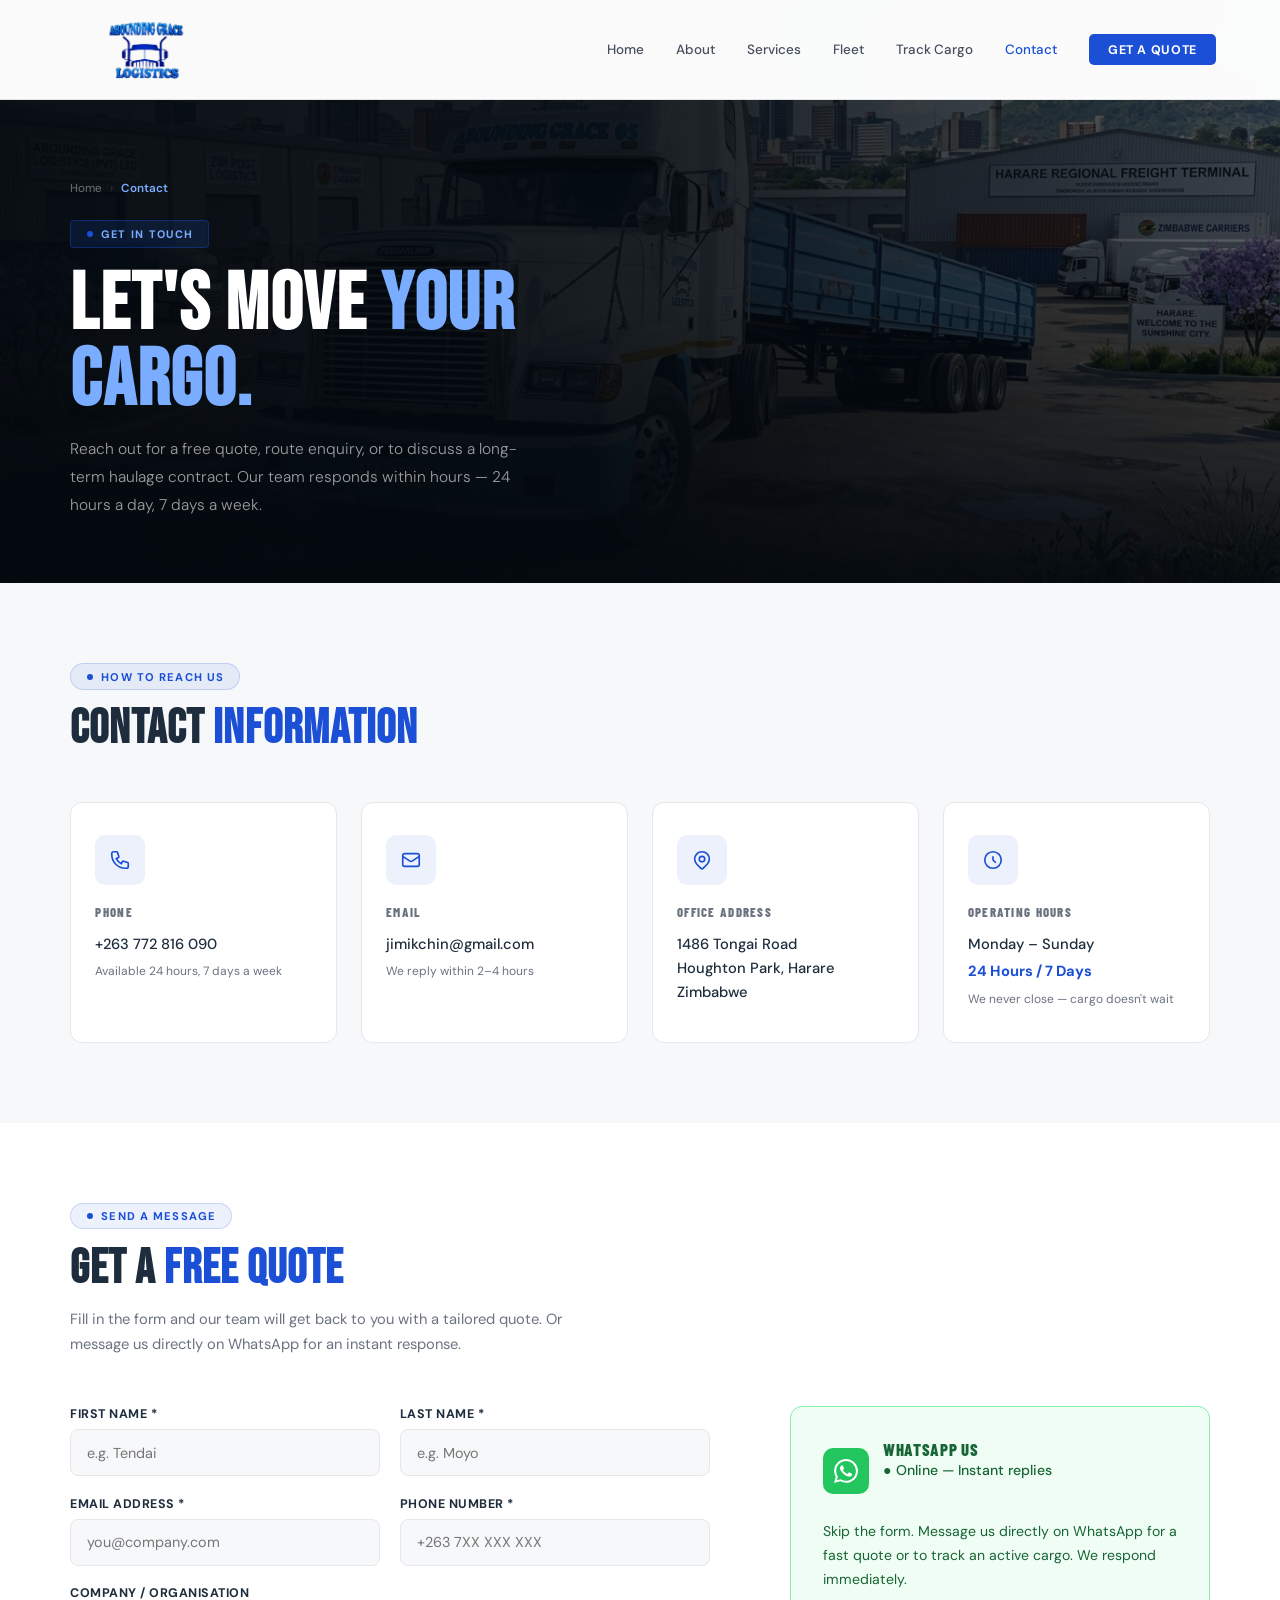
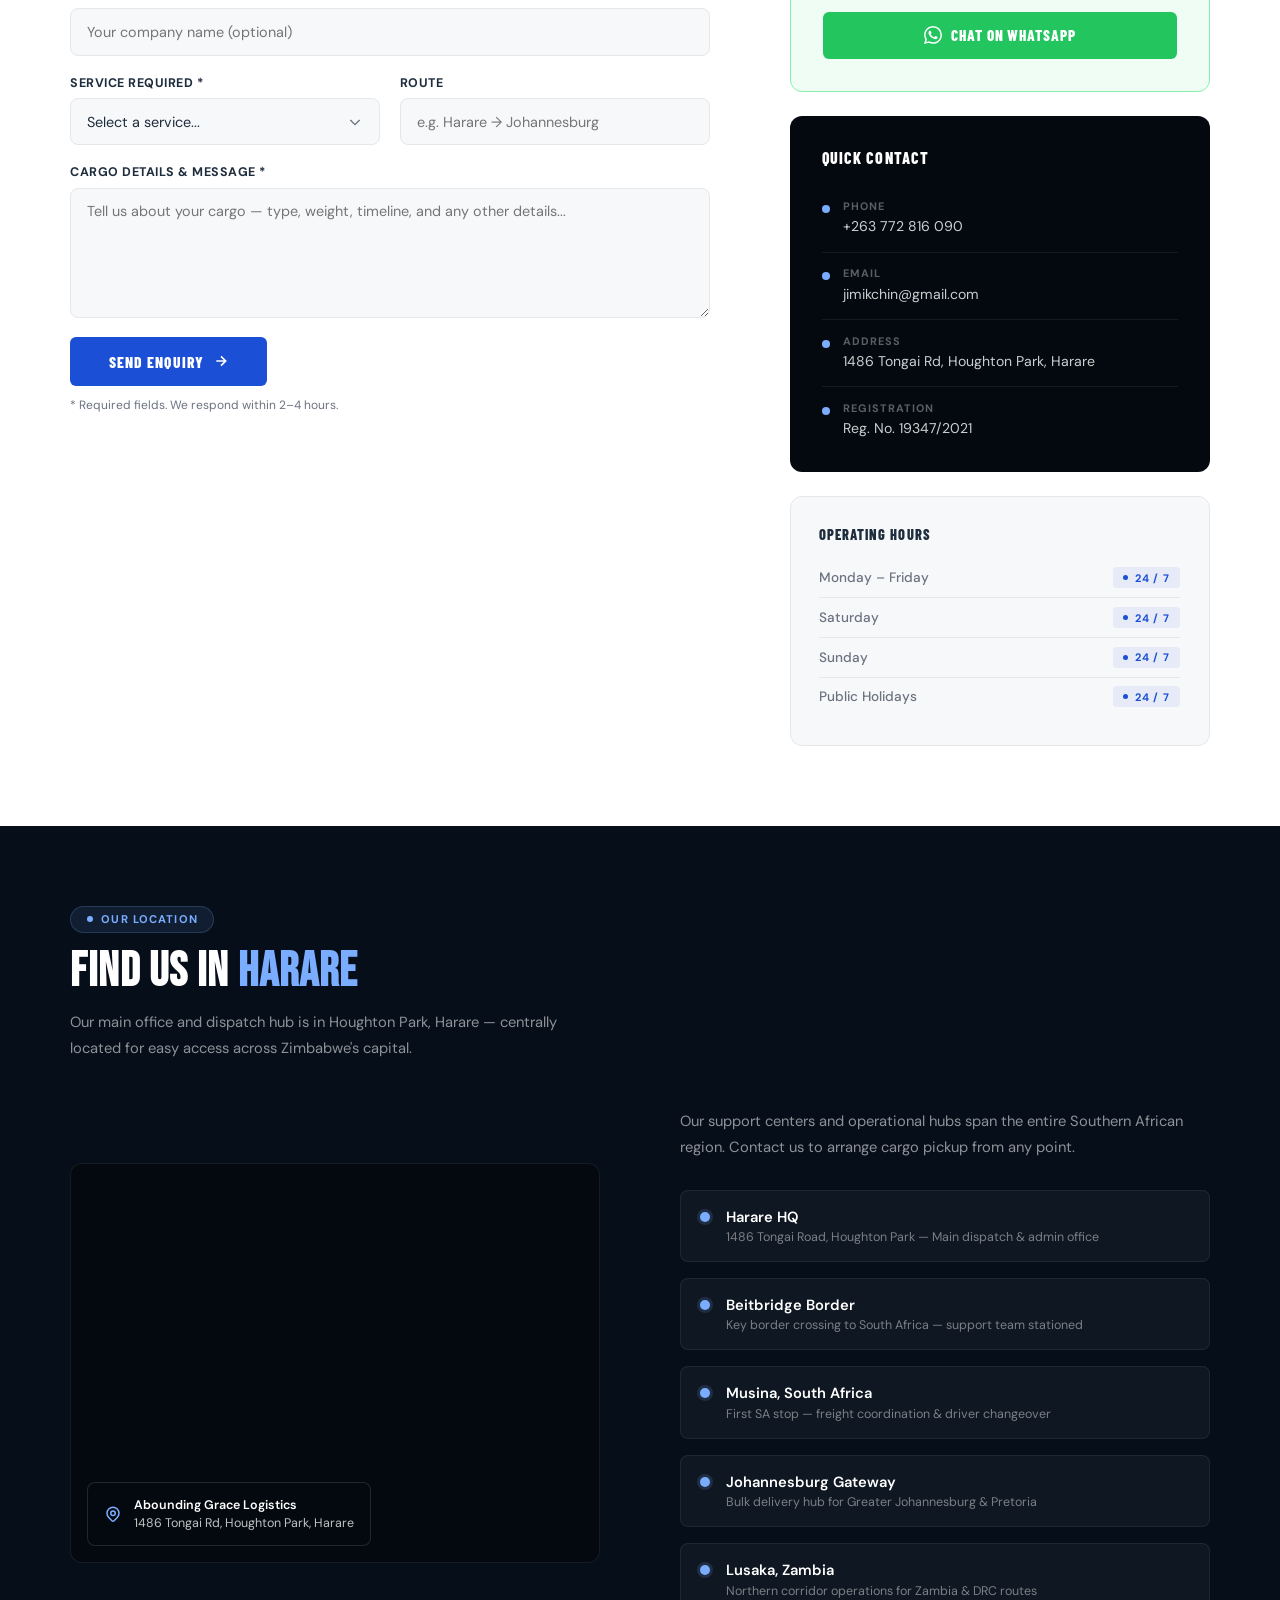
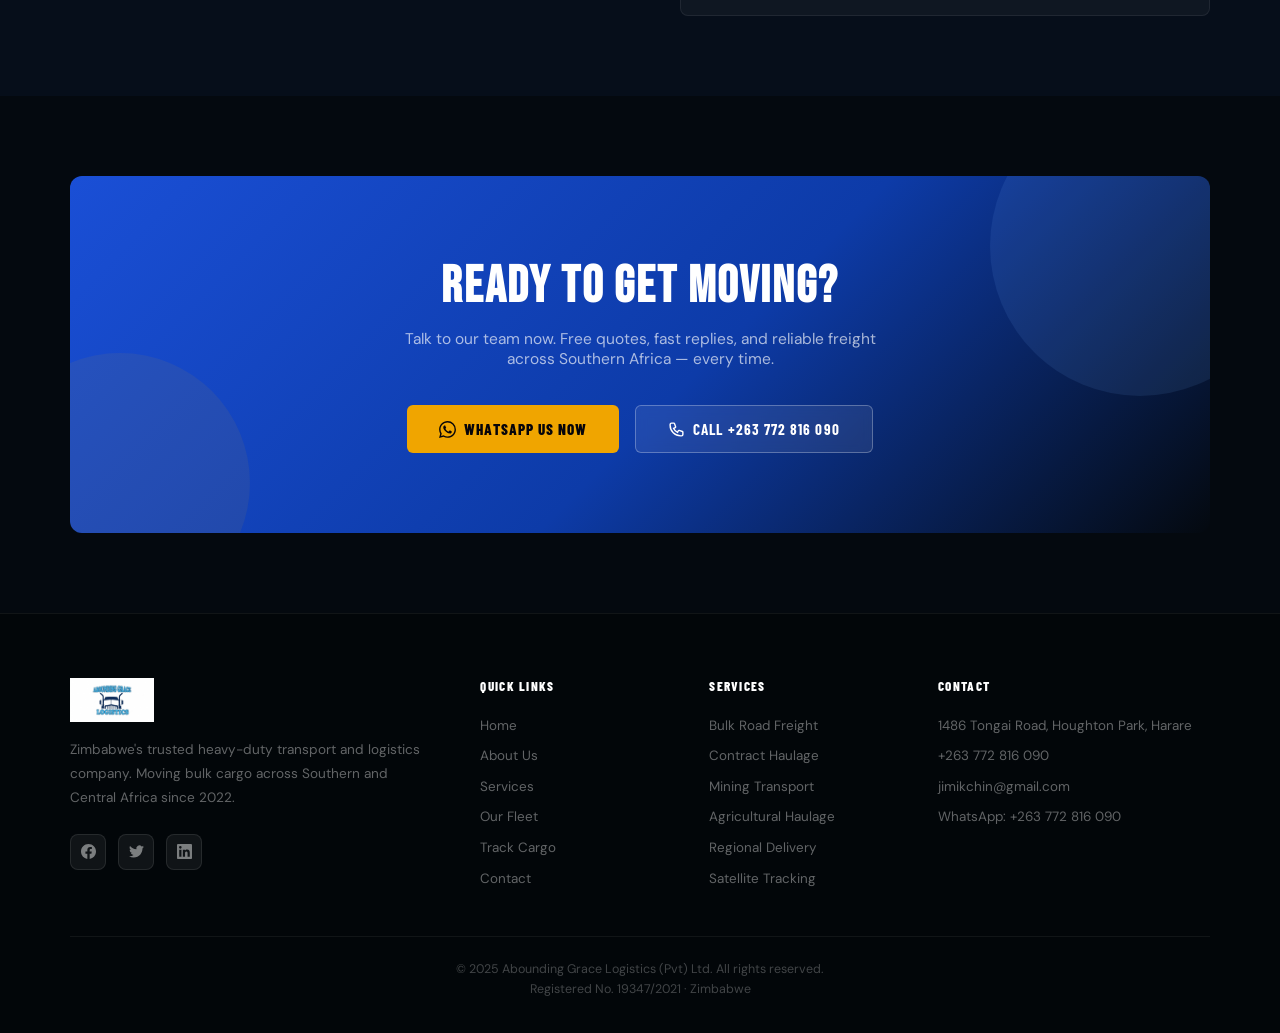
<file: contact.html>
<!DOCTYPE html>
<html lang="en">
<head>
<meta charset="UTF-8"/>
<meta name="viewport" content="width=device-width,initial-scale=1.0"/>
<title>Contact Us | Abounding Grace Logistics</title>
<link rel="preconnect" href="https://fonts.googleapis.com"/>
<link rel="preconnect" href="https://fonts.gstatic.com" crossorigin/>
<link href="https://fonts.googleapis.com/css2?family=Bebas+Neue&family=DM+Sans:opsz,wght@9..40,300;9..40,400;9..40,500;9..40,600;9..40,700&family=Barlow+Condensed:wght@600;700;800;900&display=swap" rel="stylesheet"/>
<style>
/* ============================================================
   RESET + BASE
   ============================================================ */
*, *::before, *::after { box-sizing: border-box; margin: 0; padding: 0; }
html { scroll-behavior: smooth; }
body { font-family: 'DM Sans', sans-serif; background: #060e1a; color: #1e2d3d; overflow-x: hidden; }
a { text-decoration: none; }
img { max-width: 100%; display: block; }

:root {
  --navy:      #04090f;
  --navy2:     #060e1a;
  --blue:      #1a4fd6;
  --blue-lt:   #7aadff;
  --white:     #ffffff;
  --off-white: #f7f8fa;
  --text:      #1e2d3d;
  --gray:      #6b7280;
  --border:    #e5e7eb;
  --gold:      #f0a500;
  --radius:    12px;
  --radius-sm: 8px;
}

/* ============================================================
   NAVBAR — WHITE
   ============================================================ */
#navbar {
  position: fixed; top: 0; left: 0; right: 0; z-index: 1000;
  display: flex; align-items: center; justify-content: space-between;
  padding: 0 5%; height: 100px;
  background: rgba(255,255,255,0.98);
  backdrop-filter: blur(14px);
  border-bottom: 1px solid rgba(0,0,0,0.08);
  transition: background 0.3s, height 0.3s;
}
#navbar.scrolled { background: rgba(255,255,255,1); height: 80px; }
.nav-logo img { height: 86px; width: auto; transition: height 0.3s; }
#navbar.scrolled .nav-logo img { height: 68px; }
.nav-logo a { display: flex; align-items: center; }
.nav-links { display: flex; align-items: center; gap: 2rem; }
.nav-links a {
  font-size: 0.84rem; font-weight: 500;
  color: rgba(10,22,40,0.75); transition: color 0.2s;
}
.nav-links a:hover, .nav-links a.active { color: var(--blue); }
.nav-links .nav-cta {
  background: var(--blue); color: #fff !important;
  font-weight: 700; font-size: 0.78rem;
  padding: 0.48rem 1.2rem; border-radius: 5px;
  letter-spacing: 0.05em; text-transform: uppercase;
  transition: background 0.2s, box-shadow 0.2s;
}
.nav-links .nav-cta:hover { background: #1642b8; box-shadow: 0 4px 18px rgba(26,79,214,0.4); }
.hamburger { display: none; flex-direction: column; gap: 5px; cursor: pointer; padding: 4px; }
.hamburger span { display: block; width: 24px; height: 2px; background: var(--navy); border-radius: 2px; }

@media (max-width: 900px) {
  .hamburger { display: flex; }
  .nav-links {
    display: none; position: fixed;
    top: 100px; left: 0; right: 0;
    background: rgba(255,255,255,0.98);
    flex-direction: column; gap: 0;
    padding: 1.5rem 5%;
    border-bottom: 1px solid rgba(0,0,0,0.08);
  }
  .nav-links.open { display: flex; }
  .nav-links a { padding: 0.85rem 0; border-bottom: 1px solid rgba(0,0,0,0.06); width: 100%; color: rgba(10,22,40,0.75); }
  .nav-links .nav-cta { margin-top: 1rem; text-align: center; }
}

/* ============================================================
   SECTION 1 — PAGE HERO
   ============================================================ */
.page-hero {
  position: relative;
  padding-top: 100px;
  min-height: 52vh;
  display: flex; align-items: center;
  overflow: hidden;
  background: var(--navy);
}
.page-hero-bg {
  position: absolute; inset: 0;
  background: url('gm3.png') center 40% / cover no-repeat;
}
.page-hero-overlay {
  position: absolute; inset: 0;
  background:
    linear-gradient(to right, rgba(4,9,15,0.97) 0%, rgba(4,9,15,0.90) 50%, rgba(4,9,15,0.60) 100%),
    linear-gradient(to top, rgba(4,9,15,0.90) 0%, transparent 50%);
}
.page-hero-content {
  position: relative; z-index: 2;
  padding: 5rem 5.5% 4rem;
  max-width: 700px;
}
.page-eyebrow {
  display: inline-flex; align-items: center; gap: 0.5rem;
  background: rgba(26,79,214,0.15);
  border: 1px solid rgba(26,79,214,0.35);
  color: var(--blue-lt);
  padding: 0.36rem 0.95rem; border-radius: 4px;
  font-size: 0.68rem; font-weight: 700;
  letter-spacing: 0.12em; text-transform: uppercase;
  margin-bottom: 1.2rem;
}
.page-eyebrow span {
  width: 6px; height: 6px; border-radius: 50%; background: var(--blue);
}
.page-hero-content h1 {
  font-family: 'Bebas Neue', sans-serif;
  font-size: clamp(3rem, 7vw, 5rem);
  line-height: 0.96; color: #fff;
  text-transform: uppercase; letter-spacing: 0.02em;
  margin-bottom: 1rem;
}
.page-hero-content h1 span { color: var(--blue-lt); }
.page-hero-content p {
  font-size: 0.97rem; font-weight: 300;
  color: rgba(255,255,255,0.60);
  line-height: 1.78; max-width: 480px;
}
.breadcrumb {
  display: flex; align-items: center; gap: 0.5rem;
  margin-bottom: 1.5rem;
  font-size: 0.73rem; color: rgba(255,255,255,0.40);
}
.breadcrumb a { color: rgba(255,255,255,0.40); transition: color 0.2s; }
.breadcrumb a:hover { color: var(--blue-lt); }
.breadcrumb .sep { opacity: 0.4; }
.breadcrumb .current { color: var(--blue-lt); font-weight: 600; }

/* ============================================================
   SHARED SECTION STYLES
   ============================================================ */
.section-label {
  display: inline-flex; align-items: center; gap: 0.55rem;
  background: rgba(26,79,214,0.08);
  border: 1px solid rgba(26,79,214,0.18);
  color: var(--blue);
  padding: 0.34rem 0.95rem; border-radius: 40px;
  font-size: 0.7rem; font-weight: 700;
  letter-spacing: 0.1em; text-transform: uppercase;
  margin-bottom: 0.9rem;
}
.section-label::before {
  content: ''; width: 6px; height: 6px; border-radius: 50%; background: var(--blue);
}
.section-label.on-dark {
  background: rgba(122,173,255,0.10);
  border-color: rgba(122,173,255,0.20);
  color: var(--blue-lt);
}
.section-label.on-dark::before { background: var(--blue-lt); }

.section-title {
  font-family: 'Bebas Neue', sans-serif;
  font-size: clamp(2rem, 4vw, 3rem);
  font-weight: 900; line-height: 1.04;
  text-transform: uppercase; letter-spacing: 0.02em;
  margin-bottom: 0.8rem;
}
.section-title span { color: var(--blue); }
.section-title.white { color: #fff; }
.section-title.white span { color: var(--blue-lt); }

.section-sub {
  font-size: 0.92rem; color: var(--gray); line-height: 1.75;
}
.section-sub.white { color: rgba(255,255,255,0.55); }

/* ============================================================
   SECTION 2 — CONTACT INFO CARDS
   ============================================================ */
.info-section {
  background: var(--off-white);
  padding: 5rem 5.5%;
}
.info-grid {
  display: grid;
  grid-template-columns: repeat(4, 1fr);
  gap: 1.5rem;
  margin-top: 3rem;
}
.info-card {
  background: #fff;
  border: 1px solid var(--border);
  border-radius: var(--radius);
  padding: 2rem 1.5rem;
  transition: transform 0.2s, box-shadow 0.2s, border-color 0.2s;
}
.info-card:hover {
  transform: translateY(-4px);
  box-shadow: 0 12px 36px rgba(26,79,214,0.10);
  border-color: rgba(26,79,214,0.25);
}
.info-icon {
  width: 50px; height: 50px; border-radius: 10px;
  background: rgba(26,79,214,0.08);
  display: flex; align-items: center; justify-content: center;
  color: var(--blue); margin-bottom: 1.2rem;
}
.info-icon svg { width: 22px; height: 22px; }
.info-card h3 {
  font-family: 'Barlow Condensed', sans-serif;
  font-size: 0.8rem; font-weight: 800;
  text-transform: uppercase; letter-spacing: 0.1em;
  color: var(--gray); margin-bottom: 0.7rem;
}
.info-card a, .info-card p {
  font-size: 0.92rem; color: var(--text);
  line-height: 1.65; font-weight: 500;
  display: block;
}
.info-card a { transition: color 0.2s; }
.info-card a:hover { color: var(--blue); }
.info-card .info-note {
  font-size: 0.75rem; color: var(--gray); font-weight: 400; margin-top: 0.4rem;
}

/* ============================================================
   SECTION 3 — CONTACT FORM + WHATSAPP
   ============================================================ */
.form-section {
  background: #fff;
  padding: 5rem 5.5%;
}
.form-layout {
  display: grid;
  grid-template-columns: 1fr 420px;
  gap: 5rem;
  margin-top: 3rem;
  align-items: start;
}

.contact-form { display: flex; flex-direction: column; gap: 1.2rem; }
.form-row { display: grid; grid-template-columns: 1fr 1fr; gap: 1.2rem; }
.form-group { display: flex; flex-direction: column; gap: 0.45rem; }
.form-group label {
  font-size: 0.78rem; font-weight: 700;
  color: var(--text); letter-spacing: 0.04em; text-transform: uppercase;
}
.form-group input,
.form-group select,
.form-group textarea {
  font-family: 'DM Sans', sans-serif;
  font-size: 0.9rem; color: var(--text);
  background: var(--off-white);
  border: 1.5px solid var(--border);
  border-radius: var(--radius-sm);
  padding: 0.85rem 1rem;
  outline: none;
  transition: border-color 0.2s, box-shadow 0.2s;
  width: 100%;
  -webkit-appearance: none;
}
.form-group input:focus,
.form-group select:focus,
.form-group textarea:focus {
  border-color: var(--blue);
  box-shadow: 0 0 0 3px rgba(26,79,214,0.10);
  background: #fff;
}
.form-group textarea { resize: vertical; min-height: 130px; }
.form-group select { cursor: pointer; background-image: url("data:image/svg+xml,%3Csvg xmlns='http://www.w3.org/2000/svg' fill='none' viewBox='0 0 24 24' stroke='%236b7280' stroke-width='2'%3E%3Cpath d='M19 9l-7 7-7-7'/%3E%3C/svg%3E"); background-repeat: no-repeat; background-position: right 1rem center; background-size: 16px; padding-right: 2.5rem; }
.form-submit {
  display: inline-flex; align-items: center; gap: 0.55rem;
  background: var(--blue); color: #fff;
  font-family: 'Barlow Condensed', sans-serif;
  font-size: 0.98rem; font-weight: 800;
  letter-spacing: 0.07em; text-transform: uppercase;
  padding: 0.95rem 2.4rem; border-radius: 6px;
  border: none; cursor: pointer;
  transition: background 0.18s, transform 0.15s, box-shadow 0.15s;
  align-self: flex-start;
}
.form-submit:hover {
  background: #1642b8;
  transform: translateY(-2px);
  box-shadow: 0 10px 28px rgba(26,79,214,0.38);
}
.form-note {
  font-size: 0.75rem; color: var(--gray); margin-top: 0.2rem;
}

.form-sidebar { display: flex; flex-direction: column; gap: 1.5rem; }

.whatsapp-card {
  background: #f0fdf4;
  border: 1.5px solid #86efac;
  border-radius: var(--radius);
  padding: 2rem;
}
.whatsapp-card .wa-head {
  display: flex; align-items: center; gap: 0.9rem;
  margin-bottom: 1rem;
}
.wa-icon {
  width: 46px; height: 46px; border-radius: 10px;
  background: #22c55e;
  display: flex; align-items: center; justify-content: center;
  flex-shrink: 0;
}
.wa-icon svg { width: 24px; height: 24px; color: #fff; }
.wa-head-text h3 {
  font-family: 'Barlow Condensed', sans-serif;
  font-size: 1.05rem; font-weight: 800; text-transform: uppercase;
  color: #166534; letter-spacing: 0.04em;
}
.wa-head-text p { font-size: 0.78rem; color: #4ade80; font-weight: 500; }
.whatsapp-card p {
  font-size: 0.88rem; color: #166534; line-height: 1.7; margin-bottom: 1.3rem;
}
.wa-btn {
  display: flex; align-items: center; justify-content: center; gap: 0.6rem;
  background: #22c55e; color: #fff;
  font-family: 'Barlow Condensed', sans-serif;
  font-size: 0.95rem; font-weight: 800;
  letter-spacing: 0.06em; text-transform: uppercase;
  padding: 0.88rem 1.5rem; border-radius: 6px;
  transition: background 0.18s, transform 0.15s;
}
.wa-btn:hover { background: #16a34a; transform: translateY(-1px); }
.wa-btn svg { width: 18px; height: 18px; }

.quick-card {
  background: var(--navy);
  border-radius: var(--radius);
  padding: 2rem;
}
.quick-card h3 {
  font-family: 'Barlow Condensed', sans-serif;
  font-size: 1rem; font-weight: 800;
  color: #fff; text-transform: uppercase; letter-spacing: 0.07em;
  margin-bottom: 1.2rem;
}
.quick-item {
  display: flex; align-items: flex-start; gap: 0.85rem;
  padding: 0.85rem 0;
  border-bottom: 1px solid rgba(255,255,255,0.07);
}
.quick-item:last-child { border-bottom: none; padding-bottom: 0; }
.quick-dot {
  width: 8px; height: 8px; border-radius: 50%;
  background: var(--blue-lt); flex-shrink: 0; margin-top: 6px;
}
.quick-item-label {
  font-size: 0.68rem; font-weight: 700; color: rgba(255,255,255,0.35);
  text-transform: uppercase; letter-spacing: 0.09em; margin-bottom: 0.2rem;
}
.quick-item-val {
  font-size: 0.88rem; color: rgba(255,255,255,0.80); line-height: 1.55;
}
.quick-item-val a { color: rgba(255,255,255,0.80); transition: color 0.2s; }
.quick-item-val a:hover { color: var(--blue-lt); }

.hours-card {
  background: var(--off-white);
  border: 1px solid var(--border);
  border-radius: var(--radius);
  padding: 1.8rem;
}
.hours-card h3 {
  font-family: 'Barlow Condensed', sans-serif;
  font-size: 0.9rem; font-weight: 800;
  color: var(--text); text-transform: uppercase; letter-spacing: 0.07em;
  margin-bottom: 1rem;
}
.hours-row {
  display: flex; justify-content: space-between; align-items: center;
  padding: 0.55rem 0;
  border-bottom: 1px solid var(--border);
  font-size: 0.85rem;
}
.hours-row:last-child { border-bottom: none; }
.hours-day { color: var(--gray); font-weight: 500; }
.hours-time { color: var(--text); font-weight: 600; }
.hours-badge {
  display: inline-flex; align-items: center; gap: 0.4rem;
  background: rgba(26,79,214,0.08); color: var(--blue);
  font-size: 0.68rem; font-weight: 700; letter-spacing: 0.07em;
  text-transform: uppercase; padding: 0.22rem 0.65rem; border-radius: 4px;
}
.hours-badge::before {
  content: ''; width: 5px; height: 5px; border-radius: 50%;
  background: var(--blue); animation: blink 1.6s infinite;
}
@keyframes blink { 0%,100%{opacity:1} 50%{opacity:0.3} }

/* ============================================================
   SECTION 4 — MAP / LOCATION
   ============================================================ */
.map-section {
  background: var(--navy2);
  padding: 5rem 5.5%;
}
.map-layout {
  display: grid;
  grid-template-columns: 1fr 1fr;
  gap: 5rem;
  margin-top: 3rem;
  align-items: center;
}
.map-embed {
  border-radius: var(--radius);
  overflow: hidden;
  height: 400px;
  background: var(--navy);
  border: 1px solid rgba(255,255,255,0.08);
  position: relative;
}
.map-embed iframe {
  width: 100%; height: 100%; border: none; display: block; filter: grayscale(20%) brightness(0.9);
}
.map-overlay-badge {
  position: absolute; bottom: 16px; left: 16px;
  background: var(--navy); border: 1px solid rgba(255,255,255,0.12);
  border-radius: var(--radius-sm);
  padding: 0.8rem 1rem;
  display: flex; align-items: center; gap: 0.7rem;
}
.map-overlay-badge svg { width: 18px; height: 18px; color: var(--blue-lt); flex-shrink: 0; }
.map-overlay-badge p { font-size: 0.78rem; color: rgba(255,255,255,0.75); line-height: 1.45; }
.map-overlay-badge strong { color: #fff; font-weight: 600; display: block; }

.coverage-points { display: flex; flex-direction: column; gap: 1rem; margin-top: 1.5rem; }
.coverage-pt {
  display: flex; align-items: flex-start; gap: 1rem;
  background: rgba(255,255,255,0.04);
  border: 1px solid rgba(255,255,255,0.07);
  border-radius: var(--radius-sm);
  padding: 1rem 1.2rem;
  transition: border-color 0.2s;
}
.coverage-pt:hover { border-color: rgba(122,173,255,0.25); }
.cpt-dot {
  width: 10px; height: 10px; border-radius: 50%;
  background: var(--blue-lt); flex-shrink: 0; margin-top: 5px;
  box-shadow: 0 0 0 3px rgba(122,173,255,0.15);
}
.cpt-name { font-size: 0.92rem; font-weight: 600; color: #fff; margin-bottom: 0.15rem; }
.cpt-detail { font-size: 0.78rem; color: rgba(255,255,255,0.45); }

/* ============================================================
   SECTION 5 — CTA BAND
   ============================================================ */
.cta-section {
  background: var(--navy);
  padding: 5rem 5.5%;
}
.cta-inner {
  background: linear-gradient(135deg, var(--blue) 0%, #0d3ba8 55%, #04090f 100%);
  border-radius: var(--radius);
  padding: 5rem;
  text-align: center;
  position: relative; overflow: hidden;
}
.cta-inner::before {
  content: ''; position: absolute; top: -80px; right: -80px;
  width: 300px; height: 300px; border-radius: 50%;
  background: rgba(122,173,255,0.10);
}
.cta-inner::after {
  content: ''; position: absolute; bottom: -80px; left: -80px;
  width: 260px; height: 260px; border-radius: 50%;
  background: rgba(240,165,0,0.07);
}
.cta-inner h2 {
  font-family: 'Bebas Neue', sans-serif;
  font-size: clamp(2rem, 4vw, 3.4rem);
  color: #fff; text-transform: uppercase; letter-spacing: 0.04em;
  position: relative; z-index: 1; margin-bottom: 0.8rem;
}
.cta-inner p {
  color: rgba(255,255,255,0.65);
  max-width: 500px; margin: 0 auto 2.2rem;
  font-size: 0.97rem; position: relative; z-index: 1;
}
.cta-btns {
  display: flex; gap: 1rem; justify-content: center; flex-wrap: wrap;
  position: relative; z-index: 1;
}
.btn-gold {
  display: inline-flex; align-items: center; gap: 0.5rem;
  background: var(--gold); color: #07050a;
  font-family: 'Barlow Condensed', sans-serif;
  font-size: 0.95rem; font-weight: 800;
  letter-spacing: 0.07em; text-transform: uppercase;
  padding: 0.9rem 2rem; border-radius: 6px;
  transition: background 0.18s, transform 0.15s;
}
.btn-gold:hover { background: #ffc844; transform: translateY(-2px); }
.btn-outline-white {
  display: inline-flex; align-items: center; gap: 0.5rem;
  background: rgba(255,255,255,0.08);
  border: 1.5px solid rgba(255,255,255,0.28);
  color: #fff;
  font-family: 'Barlow Condensed', sans-serif;
  font-size: 0.95rem; font-weight: 700;
  letter-spacing: 0.07em; text-transform: uppercase;
  padding: 0.9rem 2rem; border-radius: 6px;
  backdrop-filter: blur(6px);
  transition: background 0.18s, border-color 0.15s, transform 0.15s;
}
.btn-outline-white:hover {
  background: rgba(255,255,255,0.15);
  border-color: rgba(255,255,255,0.5);
  transform: translateY(-2px);
}

/* ============================================================
   FOOTER
   ============================================================ */
footer {
  background: #020609; padding: 4rem 5.5% 2rem;
  border-top: 1px solid rgba(255,255,255,0.06);
}
.footer-grid { display: grid; grid-template-columns: 2fr 1fr 1fr 1.5fr; gap: 3rem; margin-bottom: 3rem; }
.footer-brand img { height: 44px; width: auto; margin-bottom: 1rem; }
.footer-brand p { color: rgba(255,255,255,0.38); font-size: 0.85rem; line-height: 1.75; margin-bottom: 1.5rem; }
.footer-socials { display: flex; gap: 0.75rem; }
.social-btn {
  width: 36px; height: 36px; border-radius: 8px;
  background: rgba(255,255,255,0.06);
  border: 1px solid rgba(255,255,255,0.09);
  display: flex; align-items: center; justify-content: center;
  color: rgba(255,255,255,0.45); transition: all 0.2s;
}
.social-btn:hover { background: var(--blue); color: #fff; border-color: var(--blue); }
.social-btn svg { width: 15px; height: 15px; }
.footer-col h4 {
  font-family: 'Barlow Condensed', sans-serif; font-size: 0.82rem;
  font-weight: 800; color: #fff; text-transform: uppercase;
  letter-spacing: 0.1em; margin-bottom: 1.2rem;
}
.footer-col ul { list-style: none; display: flex; flex-direction: column; gap: 0.6rem; }
.footer-col ul li a { color: rgba(255,255,255,0.38); font-size: 0.84rem; transition: color 0.2s; }
.footer-col ul li a:hover { color: rgba(255,255,255,0.80); }
.footer-bottom {
  border-top: 1px solid rgba(255,255,255,0.06);
  padding-top: 1.5rem; text-align: center;
}
.footer-bottom p { color: rgba(255,255,255,0.25); font-size: 0.78rem; margin-bottom: 0.25rem; }

/* ============================================================
   TOAST NOTIFICATION
   ============================================================ */
.toast {
  position: fixed; bottom: 2rem; right: 2rem; z-index: 9999;
  background: #1a4fd6; color: #fff;
  padding: 1rem 1.5rem; border-radius: var(--radius-sm);
  font-size: 0.88rem; font-weight: 500;
  box-shadow: 0 8px 32px rgba(26,79,214,0.35);
  display: flex; align-items: center; gap: 0.7rem;
  transform: translateY(80px); opacity: 0;
  transition: all 0.35s cubic-bezier(0.34,1.56,0.64,1);
  pointer-events: none;
}
.toast.show { transform: translateY(0); opacity: 1; }
.toast svg { width: 18px; height: 18px; flex-shrink: 0; }

/* ============================================================
   RESPONSIVE
   ============================================================ */
@media (max-width: 1100px) {
  .info-grid { grid-template-columns: repeat(2, 1fr); }
  .footer-grid { grid-template-columns: 1fr 1fr; gap: 2rem; }
}
@media (max-width: 900px) {
  .form-layout { grid-template-columns: 1fr; gap: 3rem; }
  .map-layout { grid-template-columns: 1fr; gap: 3rem; }
  .form-sidebar { order: -1; }
}
@media (max-width: 768px) {
  #navbar { height: 80px; }
  #navbar.scrolled { height: 68px; }
  .nav-logo img { height: 64px; }
  #navbar.scrolled .nav-logo img { height: 52px; }
  .nav-links { top: 80px; }
  .page-hero { padding-top: 80px; }
}
@media (max-width: 640px) {
  .page-hero-content { padding: 3.5rem 5% 3rem; }
  .page-hero-content h1 { font-size: clamp(2.6rem, 12vw, 3.8rem); }
  .info-grid { grid-template-columns: 1fr 1fr; gap: 1rem; }
  .form-row { grid-template-columns: 1fr; }
  .cta-inner { padding: 3rem 1.5rem; }
  .footer-grid { grid-template-columns: 1fr; gap: 2rem; }
  .map-embed { height: 280px; }
}
@media (max-width: 480px) {
  #navbar { height: 70px; }
  .nav-logo img { height: 54px; }
  .nav-links { top: 70px; }
  .page-hero { padding-top: 70px; }
}
@media (max-width: 400px) {
  .info-grid { grid-template-columns: 1fr; }
}
</style>
</head>
<body>

<!-- ═══════════ NAVBAR ═══════════ -->
<nav id="navbar">
  <div class="nav-logo">
    <a href="index.html">
      <img src="logoxx.png" alt="Abounding Grace Logistics"/>
    </a>
  </div>
  <div class="nav-links" id="navLinks">
    <a href="index.html">Home</a>
    <a href="about.html">About</a>
    <a href="services.html">Services</a>
    <a href="fleet.html">Fleet</a>
    <a href="track.html">Track Cargo</a>
    <a href="contact.html" class="active">Contact</a>
    <a href="contact.html" class="nav-cta">Get a Quote</a>
  </div>
  <div class="hamburger" id="hamburger" onclick="toggleNav()">
    <span></span><span></span><span></span>
  </div>
</nav>

<!-- ═══════════ SECTION 1 — PAGE HERO ═══════════ -->
<section class="page-hero">
  <div class="page-hero-bg"></div>
  <div class="page-hero-overlay"></div>
  <div class="page-hero-content">
    <div class="breadcrumb">
      <a href="index.html">Home</a>
      <span class="sep">›</span>
      <span class="current">Contact</span>
    </div>
    <div class="page-eyebrow">
      <span></span> Get in Touch
    </div>
    <h1>Let's Move <span>Your Cargo.</span></h1>
    <p>Reach out for a free quote, route enquiry, or to discuss a long-term haulage contract. Our team responds within hours — 24 hours a day, 7 days a week.</p>
  </div>
</section>

<!-- ═══════════ SECTION 2 — CONTACT INFO CARDS ═══════════ -->
<section class="info-section">
  <div class="section-label">How to Reach Us</div>
  <h2 class="section-title">Contact <span>Information</span></h2>
  <div class="info-grid">

    <div class="info-card">
      <div class="info-icon">
        <svg fill="none" viewBox="0 0 24 24" stroke="currentColor" stroke-width="1.8"><path d="M3 5a2 2 0 012-2h3.28a1 1 0 01.948.684l1.498 4.493a1 1 0 01-.502 1.21l-2.257 1.13a11.042 11.042 0 005.516 5.516l1.13-2.257a1 1 0 011.21-.502l4.493 1.498a1 1 0 01.684.949V19a2 2 0 01-2 2h-1C9.716 21 3 14.284 3 6V5z"/></svg>
      </div>
      <h3>Phone</h3>
      <a href="tel:+263772816090">+263 772 816 090</a>
      <p class="info-note">Available 24 hours, 7 days a week</p>
    </div>

    <div class="info-card">
      <div class="info-icon">
        <svg fill="none" viewBox="0 0 24 24" stroke="currentColor" stroke-width="1.8"><path d="M3 8l7.89 5.26a2 2 0 002.22 0L21 8M5 19h14a2 2 0 002-2V7a2 2 0 00-2-2H5a2 2 0 00-2 2v10a2 2 0 002 2z"/></svg>
      </div>
      <h3>Email</h3>
      <a href="mailto:jimikchin@gmail.com">jimikchin@gmail.com</a>
      <p class="info-note">We reply within 2–4 hours</p>
    </div>

    <div class="info-card">
      <div class="info-icon">
        <svg fill="none" viewBox="0 0 24 24" stroke="currentColor" stroke-width="1.8"><path d="M17.657 16.657L13.414 20.9a2 2 0 01-2.828 0l-4.243-4.243a8 8 0 1111.314 0z"/><path d="M15 11a3 3 0 11-6 0 3 3 0 016 0z"/></svg>
      </div>
      <h3>Office Address</h3>
      <p>1486 Tongai Road<br/>Houghton Park, Harare<br/>Zimbabwe</p>
    </div>

    <div class="info-card">
      <div class="info-icon">
        <svg fill="none" viewBox="0 0 24 24" stroke="currentColor" stroke-width="1.8"><path d="M12 8v4l3 3m6-3a9 9 0 11-18 0 9 9 0 0118 0z"/></svg>
      </div>
      <h3>Operating Hours</h3>
      <p>Monday – Sunday</p>
      <p style="font-weight:700;color:var(--blue);margin-top:0.2rem">24 Hours / 7 Days</p>
      <p class="info-note">We never close — cargo doesn't wait</p>
    </div>

  </div>
</section>

<!-- ═══════════ SECTION 3 — FORM + WHATSAPP ═══════════ -->
<section class="form-section">
  <div class="section-label">Send a Message</div>
  <h2 class="section-title">Get a <span>Free Quote</span></h2>
  <p class="section-sub" style="max-width:520px">Fill in the form and our team will get back to you with a tailored quote. Or message us directly on WhatsApp for an instant response.</p>

  <div class="form-layout">

    <!-- Contact Form -->
    <form class="contact-form" id="contactForm" onsubmit="handleSubmit(event)">
      <div class="form-row">
        <div class="form-group">
          <label for="fname">First Name *</label>
          <input type="text" id="fname" name="fname" placeholder="e.g. Tendai" required/>
        </div>
        <div class="form-group">
          <label for="lname">Last Name *</label>
          <input type="text" id="lname" name="lname" placeholder="e.g. Moyo" required/>
        </div>
      </div>
      <div class="form-row">
        <div class="form-group">
          <label for="email">Email Address *</label>
          <input type="email" id="email" name="email" placeholder="you@company.com" required/>
        </div>
        <div class="form-group">
          <label for="phone">Phone Number *</label>
          <input type="tel" id="phone" name="phone" placeholder="+263 7XX XXX XXX" required/>
        </div>
      </div>
      <div class="form-group">
        <label for="company">Company / Organisation</label>
        <input type="text" id="company" name="company" placeholder="Your company name (optional)"/>
      </div>
      <div class="form-row">
        <div class="form-group">
          <label for="service">Service Required *</label>
          <select id="service" name="service" required>
            <option value="" disabled selected>Select a service...</option>
            <option>Bulk Road Freight</option>
            <option>Contract Haulage</option>
            <option>Mining Ore Transport</option>
            <option>Agricultural Haulage</option>
            <option>Regional Delivery</option>
            <option>Other / General Enquiry</option>
          </select>
        </div>
        <div class="form-group">
          <label for="route">Route</label>
          <input type="text" id="route" name="route" placeholder="e.g. Harare → Johannesburg"/>
        </div>
      </div>
      <div class="form-group">
        <label for="message">Cargo Details & Message *</label>
        <textarea id="message" name="message" placeholder="Tell us about your cargo — type, weight, timeline, and any other details..." required></textarea>
      </div>
      <div>
        <button type="submit" class="form-submit">
          Send Enquiry
          <svg fill="none" viewBox="0 0 24 24" stroke="currentColor" stroke-width="2.5" width="16" height="16"><path d="M5 12h14M12 5l7 7-7 7"/></svg>
        </button>
        <p class="form-note" style="margin-top:0.7rem">* Required fields. We respond within 2–4 hours.</p>
      </div>
    </form>

    <!-- Right Sidebar -->
    <div class="form-sidebar">

      <!-- WhatsApp -->
      <div class="whatsapp-card">
        <div class="wa-head">
          <div class="wa-icon">
            <svg viewBox="0 0 24 24" fill="currentColor"><path d="M17.472 14.382c-.297-.149-1.758-.867-2.03-.967-.273-.099-.471-.148-.67.15-.197.297-.767.966-.94 1.164-.173.199-.347.223-.644.075-.297-.15-1.255-.463-2.39-1.475-.883-.788-1.48-1.761-1.653-2.059-.173-.297-.018-.458.13-.606.134-.133.298-.347.446-.52.149-.174.198-.298.298-.497.099-.198.05-.371-.025-.52-.075-.149-.669-1.612-.916-2.207-.242-.579-.487-.5-.669-.51-.173-.008-.371-.01-.57-.01-.198 0-.52.074-.792.372-.272.297-1.04 1.016-1.04 2.479 0 1.462 1.065 2.875 1.213 3.074.149.198 2.096 3.2 5.077 4.487.709.306 1.262.489 1.694.625.712.227 1.36.195 1.871.118.571-.085 1.758-.719 2.006-1.413.248-.694.248-1.289.173-1.413-.074-.124-.272-.198-.57-.347m-5.421 7.403h-.004a9.87 9.87 0 01-5.031-1.378l-.361-.214-3.741.982.998-3.648-.235-.374a9.86 9.86 0 01-1.51-5.26c.001-5.45 4.436-9.884 9.888-9.884 2.64 0 5.122 1.03 6.988 2.898a9.825 9.825 0 012.893 6.994c-.003 5.45-4.437 9.884-9.885 9.884m8.413-18.297A11.815 11.815 0 0012.05 0C5.495 0 .16 5.335.157 11.892c0 2.096.547 4.142 1.588 5.945L.057 24l6.305-1.654a11.882 11.882 0 005.683 1.448h.005c6.554 0 11.89-5.335 11.893-11.893a11.821 11.821 0 00-3.48-8.413z"/></svg>
          </div>
          <div class="wa-head-text">
            <h3>WhatsApp Us</h3>
            <p>● Online — Instant replies</p>
          </div>
        </div>
        <p>Skip the form. Message us directly on WhatsApp for a fast quote or to track an active cargo. We respond immediately.</p>
        <a href="https://wa.me/263772816090?text=Hello%2C%20I%20would%20like%20to%20enquire%20about%20your%20logistics%20services." target="_blank" rel="noopener" class="wa-btn">
          <svg viewBox="0 0 24 24" fill="currentColor" width="18" height="18"><path d="M17.472 14.382c-.297-.149-1.758-.867-2.03-.967-.273-.099-.471-.148-.67.15-.197.297-.767.966-.94 1.164-.173.199-.347.223-.644.075-.297-.15-1.255-.463-2.39-1.475-.883-.788-1.48-1.761-1.653-2.059-.173-.297-.018-.458.13-.606.134-.133.298-.347.446-.52.149-.174.198-.298.298-.497.099-.198.05-.371-.025-.52-.075-.149-.669-1.612-.916-2.207-.242-.579-.487-.5-.669-.51-.173-.008-.371-.01-.57-.01-.198 0-.52.074-.792.372-.272.297-1.04 1.016-1.04 2.479 0 1.462 1.065 2.875 1.213 3.074.149.198 2.096 3.2 5.077 4.487.709.306 1.262.489 1.694.625.712.227 1.36.195 1.871.118.571-.085 1.758-.719 2.006-1.413.248-.694.248-1.289.173-1.413-.074-.124-.272-.198-.57-.347m-5.421 7.403h-.004a9.87 9.87 0 01-5.031-1.378l-.361-.214-3.741.982.998-3.648-.235-.374a9.86 9.86 0 01-1.51-5.26c.001-5.45 4.436-9.884 9.888-9.884 2.64 0 5.122 1.03 6.988 2.898a9.825 9.825 0 012.893 6.994c-.003 5.45-4.437 9.884-9.885 9.884m8.413-18.297A11.815 11.815 0 0012.05 0C5.495 0 .16 5.335.157 11.892c0 2.096.547 4.142 1.588 5.945L.057 24l6.305-1.654a11.882 11.882 0 005.683 1.448h.005c6.554 0 11.89-5.335 11.893-11.893a11.821 11.821 0 00-3.48-8.413z"/></svg>
          Chat on WhatsApp
        </a>
      </div>

      <!-- Quick Contact -->
      <div class="quick-card">
        <h3>Quick Contact</h3>
        <div class="quick-item">
          <div class="quick-dot"></div>
          <div>
            <div class="quick-item-label">Phone</div>
            <div class="quick-item-val"><a href="tel:+263772816090">+263 772 816 090</a></div>
          </div>
        </div>
        <div class="quick-item">
          <div class="quick-dot"></div>
          <div>
            <div class="quick-item-label">Email</div>
            <div class="quick-item-val"><a href="mailto:jimikchin@gmail.com">jimikchin@gmail.com</a></div>
          </div>
        </div>
        <div class="quick-item">
          <div class="quick-dot"></div>
          <div>
            <div class="quick-item-label">Address</div>
            <div class="quick-item-val">1486 Tongai Rd, Houghton Park, Harare</div>
          </div>
        </div>
        <div class="quick-item">
          <div class="quick-dot"></div>
          <div>
            <div class="quick-item-label">Registration</div>
            <div class="quick-item-val">Reg. No. 19347/2021</div>
          </div>
        </div>
      </div>

      <!-- Hours -->
      <div class="hours-card">
        <h3>Operating Hours</h3>
        <div class="hours-row">
          <span class="hours-day">Monday – Friday</span>
          <span class="hours-badge">24 / 7</span>
        </div>
        <div class="hours-row">
          <span class="hours-day">Saturday</span>
          <span class="hours-badge">24 / 7</span>
        </div>
        <div class="hours-row">
          <span class="hours-day">Sunday</span>
          <span class="hours-badge">24 / 7</span>
        </div>
        <div class="hours-row">
          <span class="hours-day">Public Holidays</span>
          <span class="hours-badge">24 / 7</span>
        </div>
      </div>

    </div>
  </div>
</section>

<!-- ═══════════ SECTION 4 — MAP / LOCATION ═══════════ -->
<section class="map-section">
  <div class="section-label on-dark">Our Location</div>
  <h2 class="section-title white">Find Us in <span>Harare</span></h2>
  <p class="section-sub white" style="max-width:520px;margin-bottom:0">Our main office and dispatch hub is in Houghton Park, Harare — centrally located for easy access across Zimbabwe's capital.</p>

  <div class="map-layout">
    <div class="map-embed">
      <iframe
        src="https://www.google.com/maps/embed?pb=!1m18!1m12!1m3!1d3798.5!2d31.0522!3d-17.8252!2m3!1f0!2f0!3f0!3m2!1i1024!2i768!4f13.1!3m3!1m2!1s0x0%3A0x0!2zMTfCsDQ5JzMwLjciUyAzMcKwMDMnMDcuOSJF!5e0!3m2!1sen!2szw!4v1620000000000!5m2!1sen!2szw"
        allowfullscreen="" loading="lazy" referrerpolicy="no-referrer-when-downgrade"
        title="Abounding Grace Logistics Office Location">
      </iframe>
      <div class="map-overlay-badge">
        <svg fill="none" viewBox="0 0 24 24" stroke="currentColor" stroke-width="2"><path d="M17.657 16.657L13.414 20.9a2 2 0 01-2.828 0l-4.243-4.243a8 8 0 1111.314 0z"/><path d="M15 11a3 3 0 11-6 0 3 3 0 016 0z"/></svg>
        <p><strong>Abounding Grace Logistics</strong>1486 Tongai Rd, Houghton Park, Harare</p>
      </div>
    </div>

    <div>
      <p class="section-sub white" style="margin-bottom:1.8rem">Our support centers and operational hubs span the entire Southern African region. Contact us to arrange cargo pickup from any point.</p>
      <div class="coverage-points">
        <div class="coverage-pt">
          <div class="cpt-dot"></div>
          <div>
            <div class="cpt-name">Harare HQ</div>
            <div class="cpt-detail">1486 Tongai Road, Houghton Park — Main dispatch & admin office</div>
          </div>
        </div>
        <div class="coverage-pt">
          <div class="cpt-dot"></div>
          <div>
            <div class="cpt-name">Beitbridge Border</div>
            <div class="cpt-detail">Key border crossing to South Africa — support team stationed</div>
          </div>
        </div>
        <div class="coverage-pt">
          <div class="cpt-dot"></div>
          <div>
            <div class="cpt-name">Musina, South Africa</div>
            <div class="cpt-detail">First SA stop — freight coordination & driver changeover</div>
          </div>
        </div>
        <div class="coverage-pt">
          <div class="cpt-dot"></div>
          <div>
            <div class="cpt-name">Johannesburg Gateway</div>
            <div class="cpt-detail">Bulk delivery hub for Greater Johannesburg & Pretoria</div>
          </div>
        </div>
        <div class="coverage-pt">
          <div class="cpt-dot"></div>
          <div>
            <div class="cpt-name">Lusaka, Zambia</div>
            <div class="cpt-detail">Northern corridor operations for Zambia & DRC routes</div>
          </div>
        </div>
      </div>
    </div>
  </div>
</section>

<!-- ═══════════ SECTION 5 — CTA ═══════════ -->
<section class="cta-section">
  <div class="cta-inner">
    <h2>Ready to Get Moving?</h2>
    <p>Talk to our team now. Free quotes, fast replies, and reliable freight across Southern Africa — every time.</p>
    <div class="cta-btns">
      <a href="https://wa.me/263772816090?text=Hello%2C%20I%20need%20a%20logistics%20quote." target="_blank" rel="noopener" class="btn-gold">
        <svg viewBox="0 0 24 24" fill="currentColor" width="17" height="17"><path d="M17.472 14.382c-.297-.149-1.758-.867-2.03-.967-.273-.099-.471-.148-.67.15-.197.297-.767.966-.94 1.164-.173.199-.347.223-.644.075-.297-.15-1.255-.463-2.39-1.475-.883-.788-1.48-1.761-1.653-2.059-.173-.297-.018-.458.13-.606.134-.133.298-.347.446-.52.149-.174.198-.298.298-.497.099-.198.05-.371-.025-.52-.075-.149-.669-1.612-.916-2.207-.242-.579-.487-.5-.669-.51-.173-.008-.371-.01-.57-.01-.198 0-.52.074-.792.372-.272.297-1.04 1.016-1.04 2.479 0 1.462 1.065 2.875 1.213 3.074.149.198 2.096 3.2 5.077 4.487.709.306 1.262.489 1.694.625.712.227 1.36.195 1.871.118.571-.085 1.758-.719 2.006-1.413.248-.694.248-1.289.173-1.413-.074-.124-.272-.198-.57-.347m-5.421 7.403h-.004a9.87 9.87 0 01-5.031-1.378l-.361-.214-3.741.982.998-3.648-.235-.374a9.86 9.86 0 01-1.51-5.26c.001-5.45 4.436-9.884 9.888-9.884 2.64 0 5.122 1.03 6.988 2.898a9.825 9.825 0 012.893 6.994c-.003 5.45-4.437 9.884-9.885 9.884m8.413-18.297A11.815 11.815 0 0012.05 0C5.495 0 .16 5.335.157 11.892c0 2.096.547 4.142 1.588 5.945L.057 24l6.305-1.654a11.882 11.882 0 005.683 1.448h.005c6.554 0 11.89-5.335 11.893-11.893a11.821 11.821 0 00-3.48-8.413z"/></svg>
        WhatsApp Us Now
      </a>
      <a href="tel:+263772816090" class="btn-outline-white">
        <svg fill="none" viewBox="0 0 24 24" stroke="currentColor" stroke-width="2" width="17" height="17"><path d="M3 5a2 2 0 012-2h3.28a1 1 0 01.948.684l1.498 4.493a1 1 0 01-.502 1.21l-2.257 1.13a11.042 11.042 0 005.516 5.516l1.13-2.257a1 1 0 011.21-.502l4.493 1.498a1 1 0 01.684.949V19a2 2 0 01-2 2h-1C9.716 21 3 14.284 3 6V5z"/></svg>
        Call +263 772 816 090
      </a>
    </div>
  </div>
</section>

<!-- ═══════════ FOOTER ═══════════ -->
<footer>
  <div class="footer-grid">
    <div class="footer-brand">
      <img src="logo.png" alt="Abounding Grace Logistics"/>
      <p>Zimbabwe's trusted heavy-duty transport and logistics company. Moving bulk cargo across Southern and Central Africa since 2022.</p>
      <div class="footer-socials">
        <a class="social-btn" href="#"><svg fill="currentColor" viewBox="0 0 24 24"><path d="M24 12.073c0-6.627-5.373-12-12-12s-12 5.373-12 12c0 5.99 4.388 10.954 10.125 11.854v-8.385H7.078v-3.47h3.047V9.43c0-3.007 1.792-4.669 4.533-4.669 1.312 0 2.686.235 2.686.235v2.953H15.83c-1.491 0-1.956.925-1.956 1.874v2.25h3.328l-.532 3.47h-2.796v8.385C19.612 23.027 24 18.062 24 12.073z"/></svg></a>
        <a class="social-btn" href="#"><svg fill="currentColor" viewBox="0 0 24 24"><path d="M23.953 4.57a10 10 0 01-2.825.775 4.958 4.958 0 002.163-2.723c-.951.555-2.005.959-3.127 1.184a4.92 4.92 0 00-8.384 4.482C7.69 8.095 4.067 6.13 1.64 3.162a4.822 4.822 0 00-.666 2.475c0 1.71.87 3.213 2.188 4.096a4.904 4.904 0 01-2.228-.616v.06a4.923 4.923 0 003.946 4.827 4.996 4.996 0 01-2.212.085 4.936 4.936 0 004.604 3.417 9.867 9.867 0 01-6.102 2.105c-.39 0-.779-.023-1.17-.067a13.995 13.995 0 007.557 2.209c9.053 0 13.998-7.496 13.998-13.985 0-.21 0-.42-.015-.63A9.935 9.935 0 0024 4.59z"/></svg></a>
        <a class="social-btn" href="#"><svg fill="currentColor" viewBox="0 0 24 24"><path d="M20.447 20.452h-3.554v-5.569c0-1.328-.027-3.037-1.852-3.037-1.853 0-2.136 1.445-2.136 2.939v5.667H9.351V9h3.414v1.561h.046c.477-.9 1.637-1.85 3.37-1.85 3.601 0 4.267 2.37 4.267 5.455v6.286zM5.337 7.433a2.062 2.062 0 01-2.063-2.065 2.064 2.064 0 112.063 2.065zm1.782 13.019H3.555V9h3.564v11.452zM22.225 0H1.771C.792 0 0 .774 0 1.729v20.542C0 23.227.792 24 1.771 24h20.451C23.2 24 24 23.227 24 22.271V1.729C24 .774 23.2 0 22.222 0h.003z"/></svg></a>
      </div>
    </div>
    <div class="footer-col">
      <h4>Quick Links</h4>
      <ul>
        <li><a href="index.html">Home</a></li>
        <li><a href="about.html">About Us</a></li>
        <li><a href="services.html">Services</a></li>
        <li><a href="fleet.html">Our Fleet</a></li>
        <li><a href="tracking.html">Track Cargo</a></li>
        <li><a href="contact.html">Contact</a></li>
      </ul>
    </div>
    <div class="footer-col">
      <h4>Services</h4>
      <ul>
        <li><a href="services.html">Bulk Road Freight</a></li>
        <li><a href="services.html">Contract Haulage</a></li>
        <li><a href="services.html">Mining Transport</a></li>
        <li><a href="services.html">Agricultural Haulage</a></li>
        <li><a href="services.html">Regional Delivery</a></li>
        <li><a href="services.html">Satellite Tracking</a></li>
      </ul>
    </div>
    <div class="footer-col">
      <h4>Contact</h4>
      <ul>
        <li><a href="#">1486 Tongai Road, Houghton Park, Harare</a></li>
        <li><a href="tel:+263772816090">+263 772 816 090</a></li>
        <li><a href="mailto:jimikchin@gmail.com">jimikchin@gmail.com</a></li>
        <li><a href="https://wa.me/263772816090" target="_blank">WhatsApp: +263 772 816 090</a></li>
      </ul>
    </div>
  </div>
  <div class="footer-bottom">
    <p>© 2025 Abounding Grace Logistics (Pvt) Ltd. All rights reserved.</p>
    <p>Registered No. 19347/2021 · Zimbabwe</p>
  </div>
</footer>

<!-- Toast -->
<div class="toast" id="toast">
  <svg fill="none" viewBox="0 0 24 24" stroke="currentColor" stroke-width="2.5" width="18" height="18"><path d="M5 13l4 4L19 7"/></svg>
  Message sent! We'll be in touch within 2–4 hours.
</div>

<script>
function toggleNav() {
  document.getElementById('navLinks').classList.toggle('open');
}
window.addEventListener('scroll', () => {
  document.getElementById('navbar').classList.toggle('scrolled', window.scrollY > 50);
});

function handleSubmit(e) {
  e.preventDefault();
  const form = e.target;
  const data = new FormData(form);

  const name = `${data.get('fname')} ${data.get('lname')}`;
  const phone = data.get('phone');
  const email = data.get('email');
  const company = data.get('company') || 'N/A';
  const service = data.get('service');
  const route = data.get('route') || 'N/A';
  const message = data.get('message');

  const waText = encodeURIComponent(
    `*New Enquiry — Abounding Grace Logistics Website*\n\n` +
    `👤 Name: ${name}\n` +
    `📞 Phone: ${phone}\n` +
    `📧 Email: ${email}\n` +
    `🏢 Company: ${company}\n` +
    `🚛 Service: ${service}\n` +
    `🗺️ Route: ${route}\n\n` +
    `📝 Message:\n${message}`
  );

  window.open(`https://wa.me/263772816090?text=${waText}`, '_blank');

  const toast = document.getElementById('toast');
  toast.classList.add('show');
  setTimeout(() => toast.classList.remove('show'), 4000);

  form.reset();
}
</script>
</body>
</html>
</file>
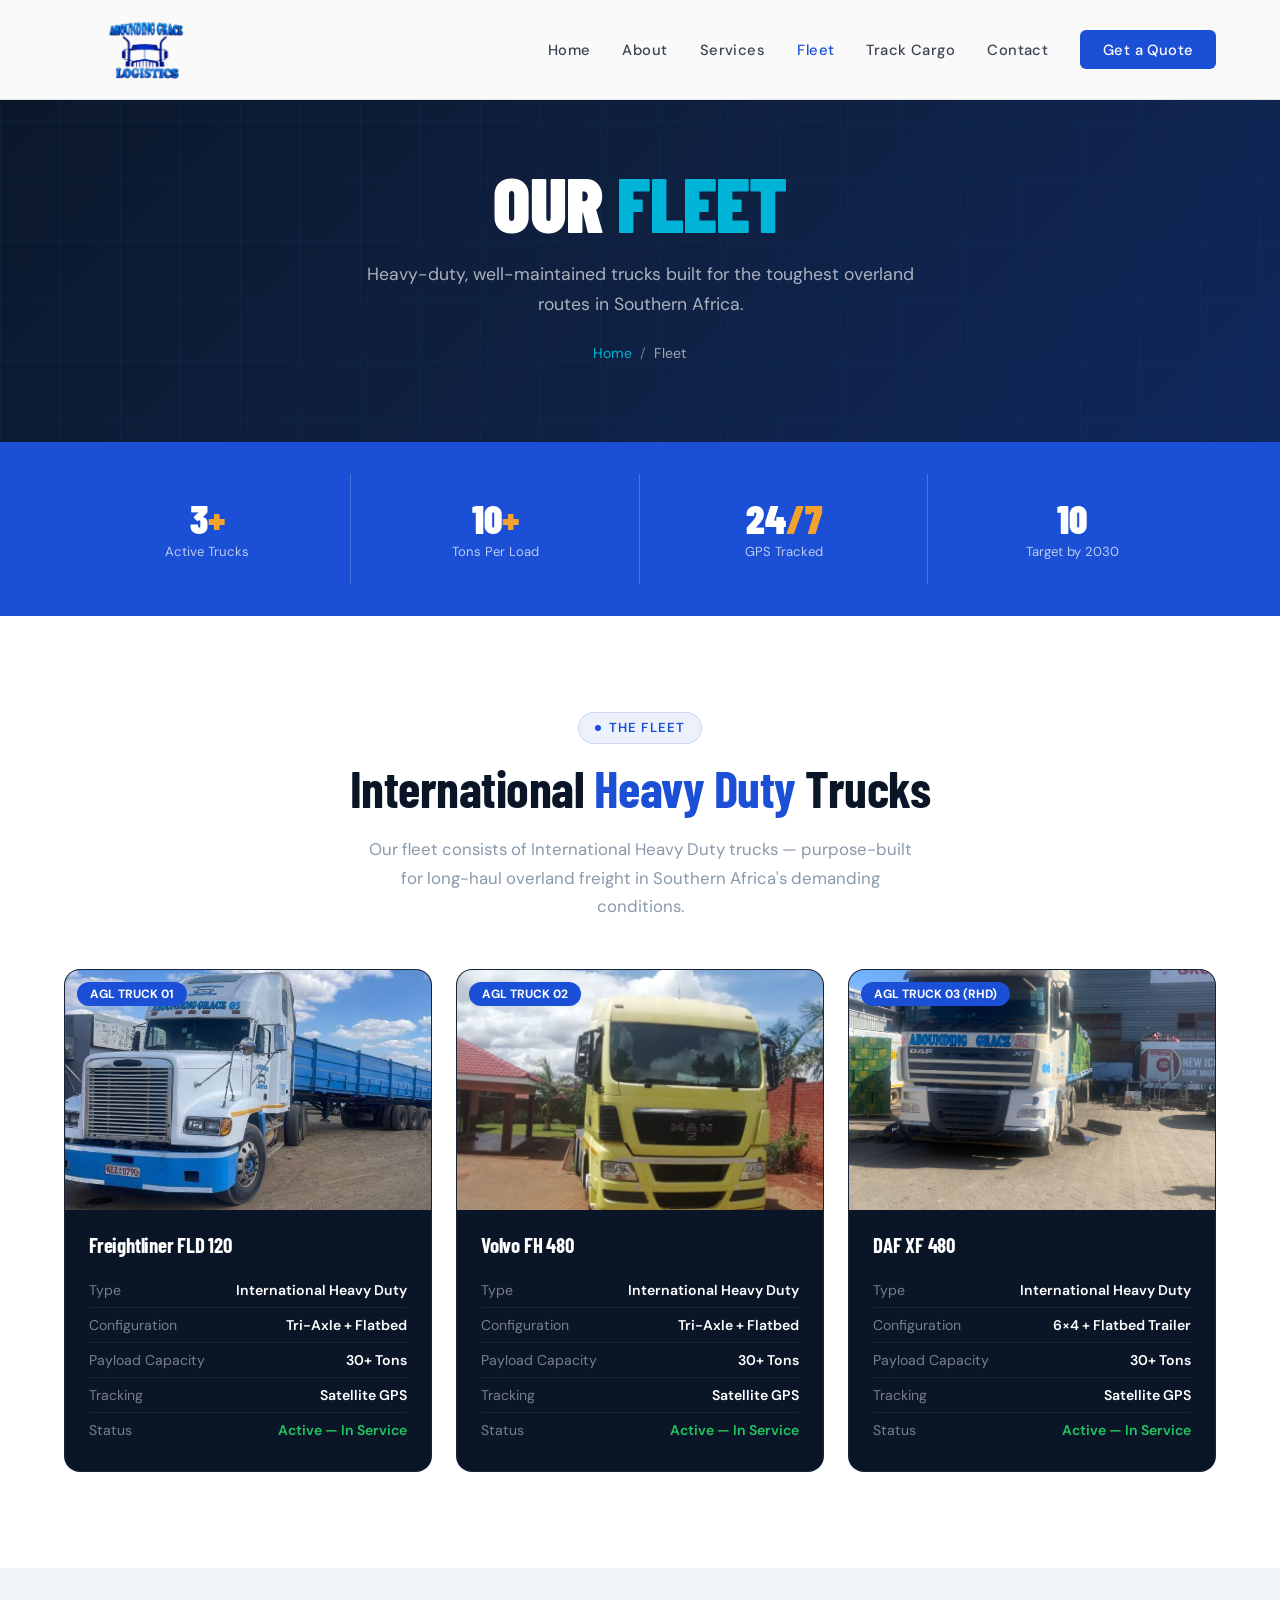
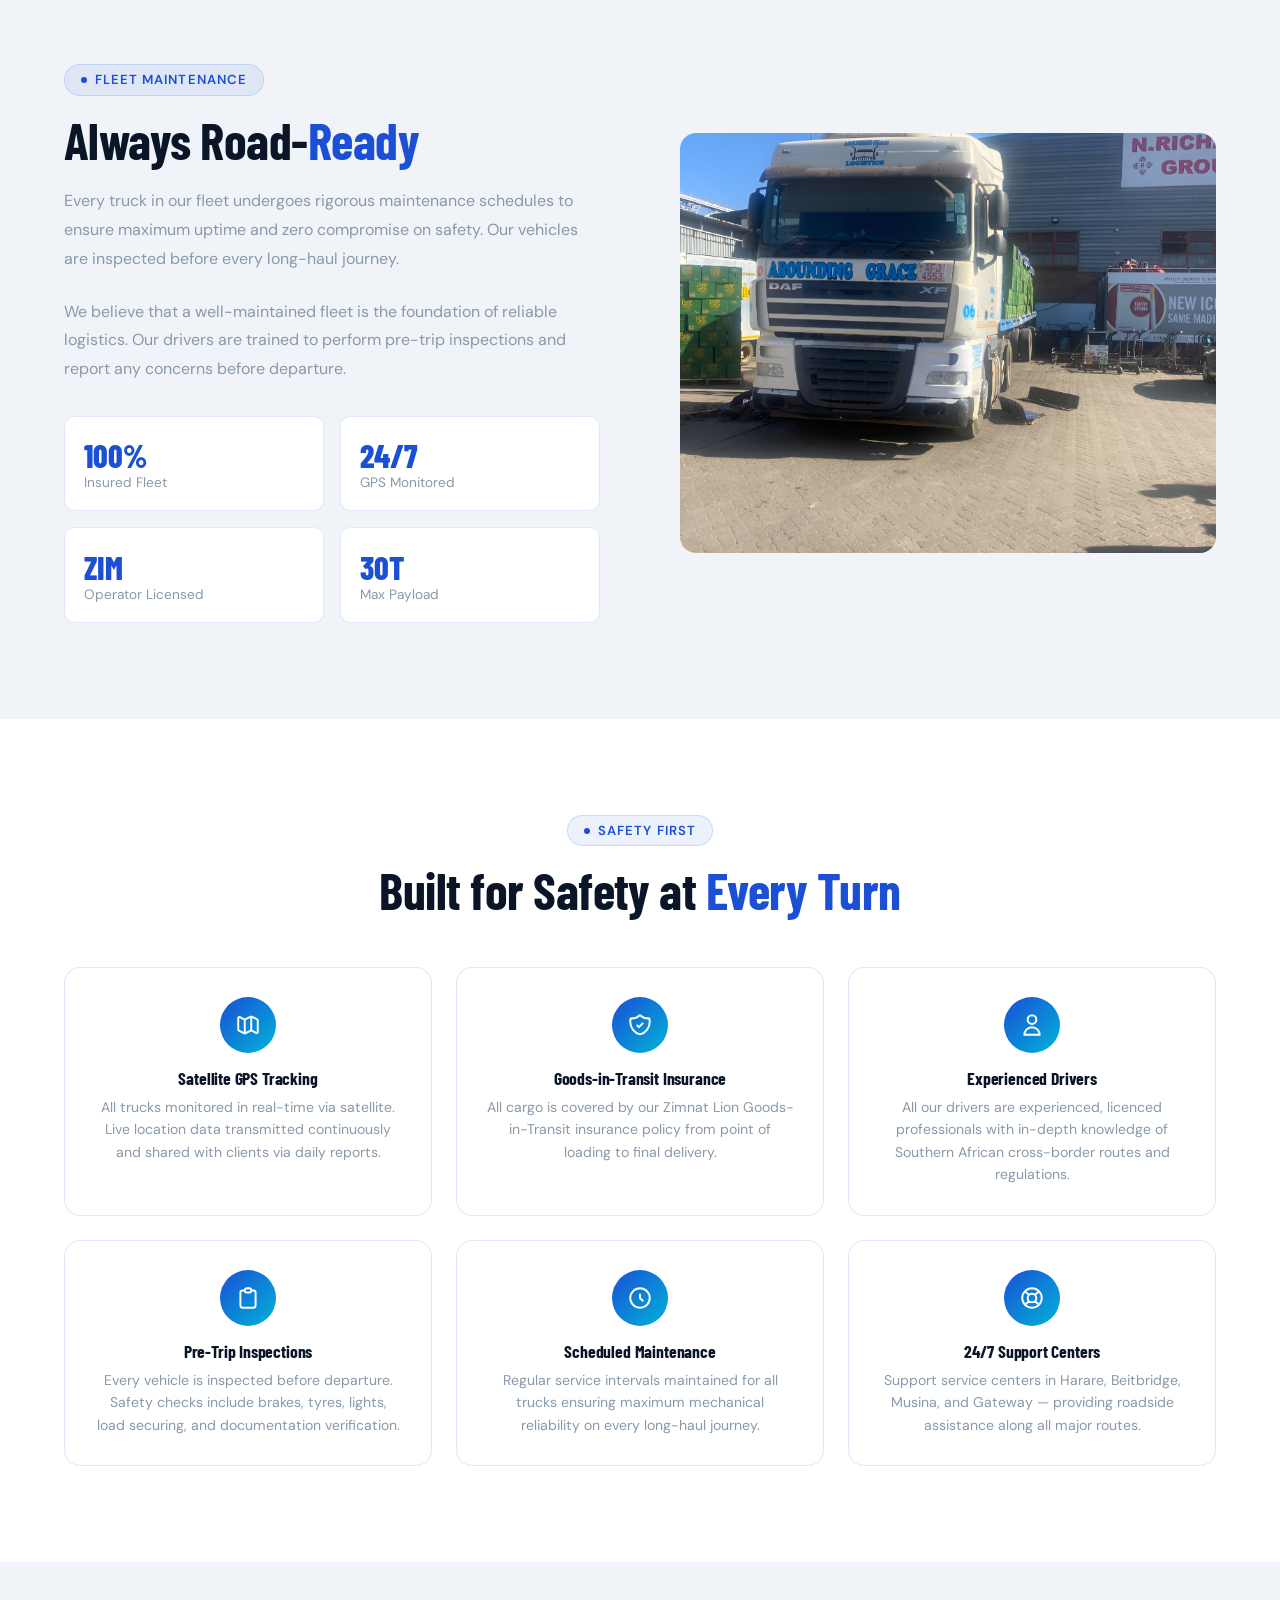
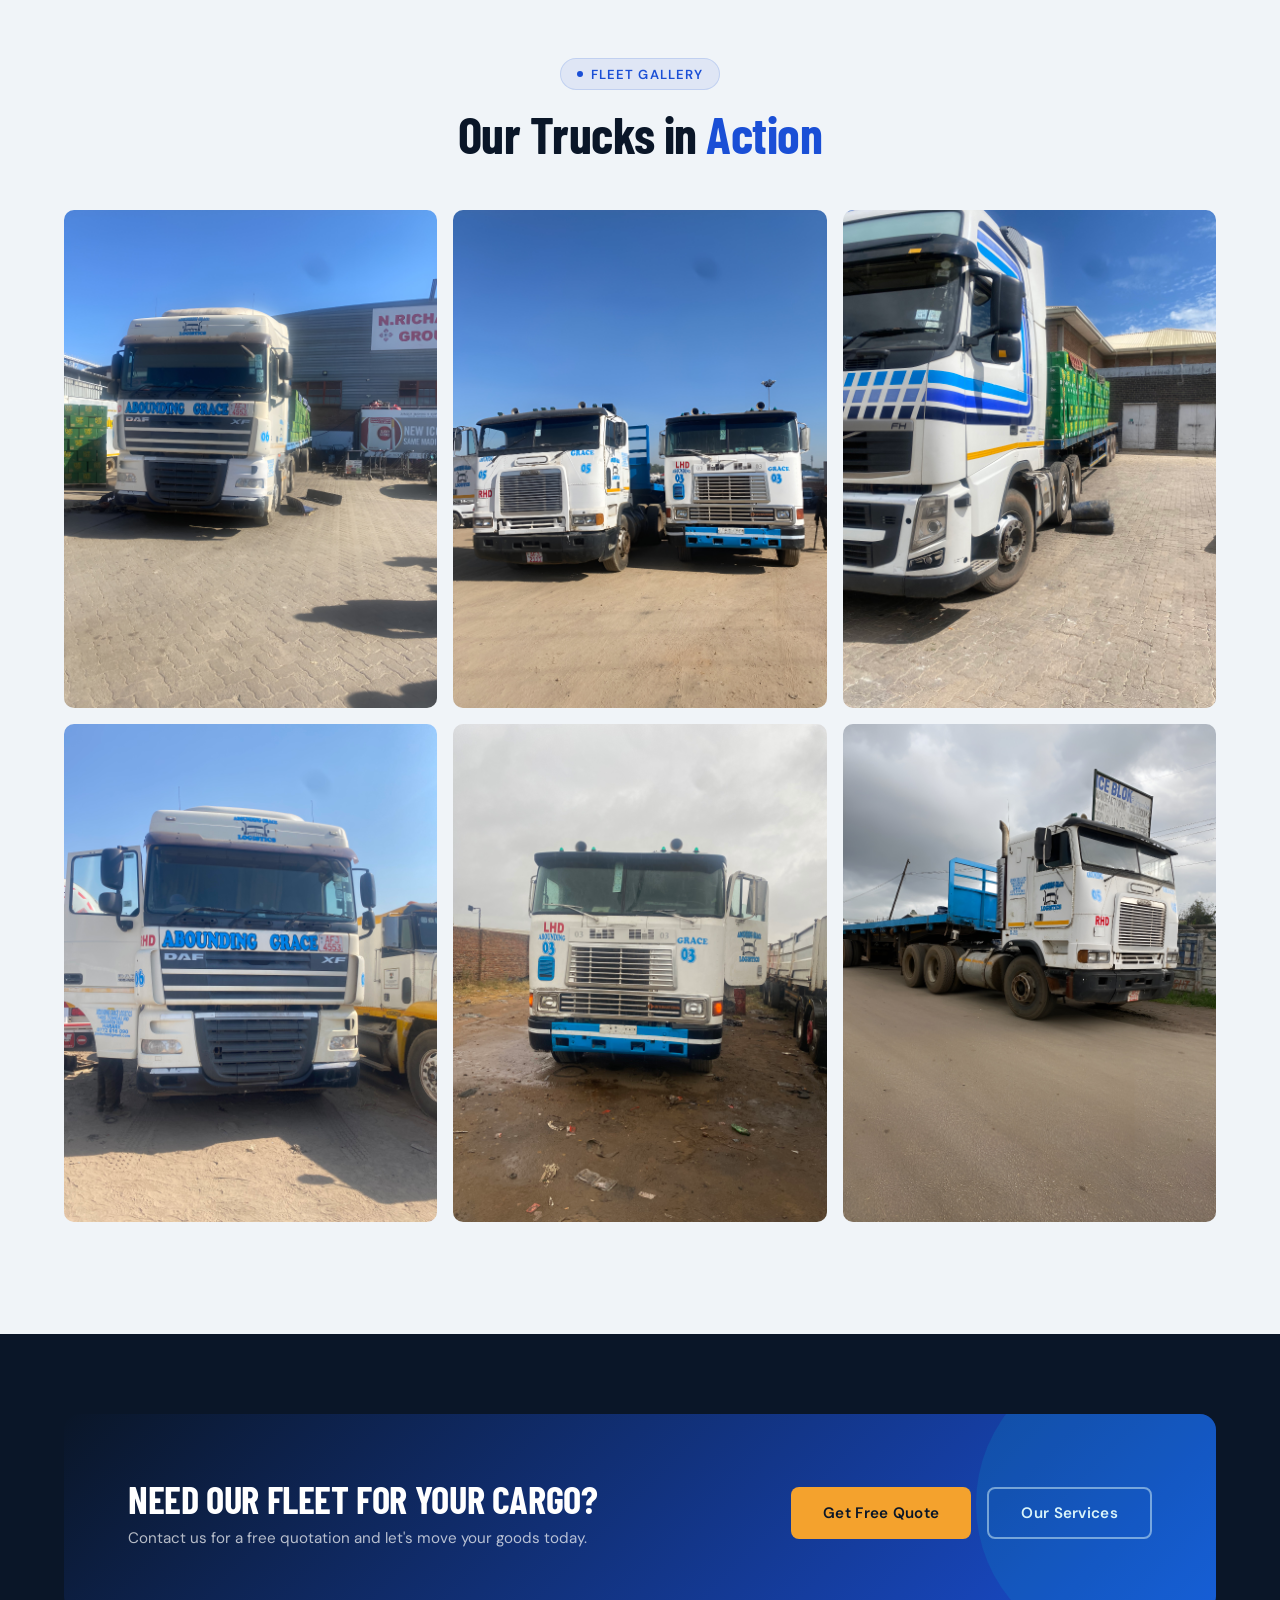
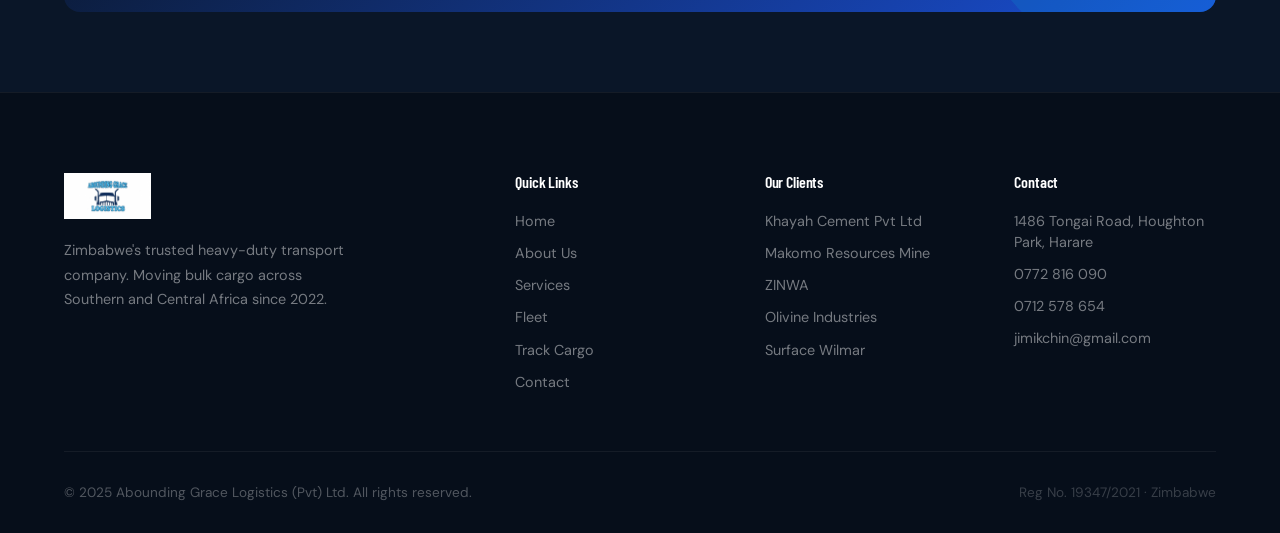
<file: fleet.html>
<!DOCTYPE html>
<html lang="en">
<head>
<meta charset="UTF-8"/>
<meta name="viewport" content="width=device-width,initial-scale=1.0"/>
<title>Our Fleet | Abounding Grace Logistics</title>
<link rel="stylesheet" href="style.css"/>
<style>
.fleet-hero-strip { background:var(--blue); padding:2rem 5%; display:grid; grid-template-columns:repeat(4,1fr); gap:1px; }
.fhs-item { text-align:center; padding:1.5rem; border-right:1px solid rgba(255,255,255,.2); }
.fhs-item:last-child { border-right:none; }
.fhs-num { font-family:'Barlow Condensed',sans-serif; font-size:2.5rem; font-weight:900; color:#fff; line-height:1; }
.fhs-num span { color:var(--gold); }
.fhs-lbl { color:rgba(255,255,255,.7); font-size:.82rem; margin-top:.3rem; }

.fleet-main-grid { display:grid; grid-template-columns:repeat(3,1fr); gap:1.5rem; margin-top:3rem; }
.fleet-full-card { background:var(--navy); border-radius:var(--radius); overflow:hidden; border:1px solid rgba(255,255,255,.06); transition:all .3s; }
.fleet-full-card:hover { transform:translateY(-6px); border-color:rgba(26,79,214,.4); }
.fleet-full-card-img { height:240px; overflow:hidden; position:relative; }
.fleet-full-card-img img { width:100%; height:100%; object-fit:cover; transition:transform .4s; }
.fleet-full-card:hover .fleet-full-card-img img { transform:scale(1.06); }
.fleet-tag { position:absolute; top:12px; left:12px; background:var(--blue); color:#fff; padding:.25rem .8rem; border-radius:999px; font-size:.75rem; font-weight:700; }
.fleet-full-card-body { padding:1.5rem; }
.fleet-full-card-body h3 { color:#fff; font-size:1.3rem; margin-bottom:1rem; }
.specs-table { width:100%; border-collapse:collapse; }
.specs-table td { padding:.5rem 0; border-bottom:1px solid rgba(255,255,255,.06); font-size:.88rem; }
.specs-table td:first-child { color:rgba(255,255,255,.45); }
.specs-table td:last-child { color:#fff; font-weight:600; text-align:right; }
.specs-table tr:last-child td { border-bottom:none; }

.maintenance-grid { display:grid; grid-template-columns:1fr 1fr; gap:5rem; align-items:center; }

.safety-cards { display:grid; grid-template-columns:repeat(3,1fr); gap:1.5rem; margin-top:3rem; }
.safety-card { background:#fff; border-radius:var(--radius); padding:1.8rem; border:1.5px solid var(--border); text-align:center; transition:all .3s; }
.safety-card:hover { transform:translateY(-4px); box-shadow:var(--shadow); border-color:var(--blue); }
.safety-icon { width:56px; height:56px; border-radius:50%; background:linear-gradient(135deg,var(--blue),var(--cyan)); display:flex; align-items:center; justify-content:center; margin:0 auto 1rem; }
.safety-icon svg { width:26px; height:26px; color:#fff; }
.safety-card h3 { font-size:1.1rem; color:var(--navy); margin-bottom:.5rem; }
.safety-card p { font-size:.88rem; color:var(--gray); line-height:1.6; }

.gallery-masonry { columns:3; gap:1rem; margin-top:3rem; }
.gallery-masonry img { width:100%; border-radius:var(--radius-sm); margin-bottom:1rem; display:block; transition:transform .3s; }
.gallery-masonry img:hover { transform:scale(1.02); }

@media(max-width:900px){ .fleet-hero-strip{grid-template-columns:1fr 1fr;} .fleet-main-grid{grid-template-columns:1fr 1fr;} .safety-cards{grid-template-columns:1fr 1fr;} .maintenance-grid{grid-template-columns:1fr;} .gallery-masonry{columns:2;} }
@media(max-width:560px){ .fleet-main-grid{grid-template-columns:1fr;} .safety-cards{grid-template-columns:1fr;} .gallery-masonry{columns:1;} .fleet-hero-strip{grid-template-columns:1fr 1fr;} }
</style>
</head>
<body>

<nav id="navbar">
  <div class="nav-logo"><a href="index.html"><img src="logoxx.png" alt="Abounding Grace Logistics"/></a></div>
  <div class="nav-links" id="navLinks">
    <a href="index.html">Home</a>
    <a href="about.html">About</a>
    <a href="services.html">Services</a>
    <a href="fleet.html" class="active">Fleet</a>
    <a href="track.html">Track Cargo</a>
    <a href="contact.html">Contact</a>
    <a href="contact.html" class="nav-cta">Get a Quote</a>
  </div>
  <div class="hamburger" onclick="toggleNav()"><span></span><span></span><span></span></div>
</nav>

<div class="page-hero">
  <div class="page-hero-bg"></div>
  <div class="page-hero-grid"></div>
  <div class="page-hero-content">
    <h1>Our <span>Fleet</span></h1>
    <p>Heavy-duty, well-maintained trucks built for the toughest overland routes in Southern Africa.</p>
    <div class="breadcrumb"><a href="index.html">Home</a><span>/</span><span style="color:rgba(255,255,255,.6)">Fleet</span></div>
  </div>
</div>

<!-- FLEET STATS STRIP -->
<div class="fleet-hero-strip">
  <div class="fhs-item"><div class="fhs-num">3<span>+</span></div><div class="fhs-lbl">Active Trucks</div></div>
  <div class="fhs-item"><div class="fhs-num">10<span>+</span></div><div class="fhs-lbl">Tons Per Load</div></div>
  <div class="fhs-item"><div class="fhs-num">24<span>/7</span></div><div class="fhs-lbl">GPS Tracked</div></div>
  <div class="fhs-item"><div class="fhs-num">10<span></span></div><div class="fhs-lbl">Target by 2030</div></div>
</div>

<!-- FLEET CARDS -->
<section>
  <div class="text-center">
    <div class="section-label">The Fleet</div>
    <h2 class="section-title">International <span>Heavy Duty</span> Trucks</h2>
    <p class="section-sub" style="margin:0 auto">Our fleet consists of International Heavy Duty trucks — purpose-built for long-haul overland freight in Southern Africa's demanding conditions.</p>
  </div>
  <div class="fleet-main-grid">
    <div class="fleet-full-card">
      <div class="fleet-full-card-img">
        <img src="safereliablesectionimage.jpeg" alt="AGL Truck 01"/>
        <span class="fleet-tag">AGL TRUCK 01</span>
      </div>
      <div class="fleet-full-card-body">
        <h3>Freightliner FLD 120</h3>
        <table class="specs-table">
          <tr><td>Type</td><td>International Heavy Duty</td></tr>
          <tr><td>Configuration</td><td>Tri-Axle + Flatbed</td></tr>
          <tr><td>Payload Capacity</td><td>30+ Tons</td></tr>
          <tr><td>Tracking</td><td>Satellite GPS</td></tr>
          <tr><td>Status</td><td style="color:#22c55e">Active — In Service</td></tr>
        </table>
      </div>
    </div>
    <div class="fleet-full-card">
      <div class="fleet-full-card-img">
        <img src="truckimage33.jpeg" alt="AGL Truck 02"/>
        <span class="fleet-tag">AGL TRUCK 02</span>
      </div>
      <div class="fleet-full-card-body">
        <h3>Volvo FH 480</h3>
        <table class="specs-table">
          <tr><td>Type</td><td>International Heavy Duty</td></tr>
          <tr><td>Configuration</td><td>Tri-Axle + Flatbed</td></tr>
          <tr><td>Payload Capacity</td><td>30+ Tons</td></tr>
          <tr><td>Tracking</td><td>Satellite GPS</td></tr>
          <tr><td>Status</td><td style="color:#22c55e">Active — In Service</td></tr>
        </table>
      </div>
    </div>
    <div class="fleet-full-card">
      <div class="fleet-full-card-img">
        <img src="truckimage5.jpeg" alt="AGL Truck 03"/>
        <span class="fleet-tag">AGL TRUCK 03 (RHD)</span>
      </div>
      <div class="fleet-full-card-body">
        <h3>DAF XF 480</h3>
        <table class="specs-table">
          <tr><td>Type</td><td>International Heavy Duty</td></tr>
          <tr><td>Configuration</td><td>6×4 + Flatbed Trailer</td></tr>
          <tr><td>Payload Capacity</td><td>30+ Tons</td></tr>
          <tr><td>Tracking</td><td>Satellite GPS</td></tr>
          <tr><td>Status</td><td style="color:#22c55e">Active — In Service</td></tr>
        </table>
      </div>
    </div>
  </div>
</section>

<!-- MAINTENANCE & SAFETY -->
<section style="background:var(--off-white)">
  <div class="maintenance-grid">
    <div>
      <div class="section-label">Fleet Maintenance</div>
      <h2 class="section-title">Always Road-<span>Ready</span></h2>
      <p style="color:var(--gray);line-height:1.8;margin-bottom:1.5rem">Every truck in our fleet undergoes rigorous maintenance schedules to ensure maximum uptime and zero compromise on safety. Our vehicles are inspected before every long-haul journey.</p>
      <p style="color:var(--gray);line-height:1.8;margin-bottom:1.5rem">We believe that a well-maintained fleet is the foundation of reliable logistics. Our drivers are trained to perform pre-trip inspections and report any concerns before departure.</p>
      <div style="display:grid;grid-template-columns:1fr 1fr;gap:1rem;margin-top:2rem">
        <div style="background:#fff;border-radius:var(--radius-sm);padding:1.2rem;border:1px solid var(--border)">
          <div style="font-family:'Barlow Condensed',sans-serif;font-size:2rem;font-weight:800;color:var(--blue)">100%</div>
          <div style="font-size:.85rem;color:var(--gray)">Insured Fleet</div>
        </div>
        <div style="background:#fff;border-radius:var(--radius-sm);padding:1.2rem;border:1px solid var(--border)">
          <div style="font-family:'Barlow Condensed',sans-serif;font-size:2rem;font-weight:800;color:var(--blue)">24/7</div>
          <div style="font-size:.85rem;color:var(--gray)">GPS Monitored</div>
        </div>
        <div style="background:#fff;border-radius:var(--radius-sm);padding:1.2rem;border:1px solid var(--border)">
          <div style="font-family:'Barlow Condensed',sans-serif;font-size:2rem;font-weight:800;color:var(--blue)">ZIM</div>
          <div style="font-size:.85rem;color:var(--gray)">Operator Licensed</div>
        </div>
        <div style="background:#fff;border-radius:var(--radius-sm);padding:1.2rem;border:1px solid var(--border)">
          <div style="font-family:'Barlow Condensed',sans-serif;font-size:2rem;font-weight:800;color:var(--blue)">30T</div>
          <div style="font-size:.85rem;color:var(--gray)">Max Payload</div>
        </div>
      </div>
    </div>
    <div>
      <img src="truckimage5.jpeg" alt="Truck Maintenance" style="width:100%;height:420px;object-fit:cover;border-radius:var(--radius)"/>
    </div>
  </div>
</section>

<!-- SAFETY FEATURES -->
<section>
  <div class="text-center">
    <div class="section-label">Safety First</div>
    <h2 class="section-title">Built for Safety at <span>Every Turn</span></h2>
  </div>
  <div class="safety-cards">
    <div class="safety-card">
      <div class="safety-icon"><svg xmlns="http://www.w3.org/2000/svg" fill="none" viewBox="0 0 24 24" stroke="currentColor" stroke-width="1.8"><path d="M9 20l-5.447-2.724A1 1 0 013 16.382V5.618a1 1 0 011.447-.894L9 7m0 13l6-3m-6 3V7m6 10l4.553 2.276A1 1 0 0021 18.382V7.618a1 1 0 00-.553-.894L15 4m0 13V4m0 0L9 7"/></svg></div>
      <h3>Satellite GPS Tracking</h3>
      <p>All trucks monitored in real-time via satellite. Live location data transmitted continuously and shared with clients via daily reports.</p>
    </div>
    <div class="safety-card">
      <div class="safety-icon"><svg xmlns="http://www.w3.org/2000/svg" fill="none" viewBox="0 0 24 24" stroke="currentColor" stroke-width="1.8"><path d="M9 12l2 2 4-4m5.618-4.016A11.955 11.955 0 0112 2.944a11.955 11.955 0 01-8.618 3.04A12.02 12.02 0 003 9c0 5.591 3.824 10.29 9 11.622 5.176-1.332 9-6.03 9-11.622 0-1.042-.133-2.052-.382-3.016z"/></svg></div>
      <h3>Goods-in-Transit Insurance</h3>
      <p>All cargo is covered by our Zimnat Lion Goods-in-Transit insurance policy from point of loading to final delivery.</p>
    </div>
    <div class="safety-card">
      <div class="safety-icon"><svg xmlns="http://www.w3.org/2000/svg" fill="none" viewBox="0 0 24 24" stroke="currentColor" stroke-width="1.8"><path d="M16 7a4 4 0 11-8 0 4 4 0 018 0zM12 14a7 7 0 00-7 7h14a7 7 0 00-7-7z"/></svg></div>
      <h3>Experienced Drivers</h3>
      <p>All our drivers are experienced, licenced professionals with in-depth knowledge of Southern African cross-border routes and regulations.</p>
    </div>
    <div class="safety-card">
      <div class="safety-icon"><svg xmlns="http://www.w3.org/2000/svg" fill="none" viewBox="0 0 24 24" stroke="currentColor" stroke-width="1.8"><path d="M9 5H7a2 2 0 00-2 2v12a2 2 0 002 2h10a2 2 0 002-2V7a2 2 0 00-2-2h-2M9 5a2 2 0 002 2h2a2 2 0 002-2M9 5a2 2 0 012-2h2a2 2 0 012 2"/></svg></div>
      <h3>Pre-Trip Inspections</h3>
      <p>Every vehicle is inspected before departure. Safety checks include brakes, tyres, lights, load securing, and documentation verification.</p>
    </div>
    <div class="safety-card">
      <div class="safety-icon"><svg xmlns="http://www.w3.org/2000/svg" fill="none" viewBox="0 0 24 24" stroke="currentColor" stroke-width="1.8"><path d="M12 8v4l3 3m6-3a9 9 0 11-18 0 9 9 0 0118 0z"/></svg></div>
      <h3>Scheduled Maintenance</h3>
      <p>Regular service intervals maintained for all trucks ensuring maximum mechanical reliability on every long-haul journey.</p>
    </div>
    <div class="safety-card">
      <div class="safety-icon"><svg xmlns="http://www.w3.org/2000/svg" fill="none" viewBox="0 0 24 24" stroke="currentColor" stroke-width="1.8"><path d="M18.364 5.636l-3.536 3.536m0 5.656l3.536 3.536M9.172 9.172L5.636 5.636m3.536 9.192l-3.536 3.536M21 12a9 9 0 11-18 0 9 9 0 0118 0zm-5 0a4 4 0 11-8 0 4 4 0 018 0z"/></svg></div>
      <h3>24/7 Support Centers</h3>
      <p>Support service centers in Harare, Beitbridge, Musina, and Gateway — providing roadside assistance along all major routes.</p>
    </div>
  </div>
</section>

<!-- GALLERY -->
<section style="background:var(--off-white)">
  <div class="text-center">
    <div class="section-label">Fleet Gallery</div>
    <h2 class="section-title">Our Trucks in <span>Action</span></h2>
  </div>
  <div class="gallery-masonry">
    <img src="truckimage5.jpeg" alt="AGL Truck"/>
    <img src="truckimage6.jpeg" alt="AGL Fleet"/>
    <img src="truckimage7.jpeg" alt="Logistics"/>
    <img src="truckimage8.jpeg" alt="Road Freight"/>
    <img src="truckimage9.jpeg" alt="Mining Haulage"/>
    <img src="truckimage11.jpeg" alt="Cargo Loading"/>
  </div>
</section>

<!-- CTA -->
<section style="background:var(--navy);padding:80px 5%">
  <div class="cta-banner">
    <div>
      <h2>Need Our Fleet for Your Cargo?</h2>
      <p>Contact us for a free quotation and let's move your goods today.</p>
    </div>
    <div style="display:flex;gap:1rem;flex-wrap:wrap">
      <a href="contact.html" class="btn btn-gold">Get Free Quote</a>
      <a href="services.html" class="btn btn-outline">Our Services</a>
    </div>
  </div>
</section>

<footer>
  <div class="footer-grid">
    <div class="footer-brand"><img src="logo.png" alt="Abounding Grace Logistics"/><p>Zimbabwe's trusted heavy-duty transport company. Moving bulk cargo across Southern and Central Africa since 2022.</p></div>
    <div class="footer-col"><h4>Quick Links</h4><ul><li><a href="index.html">Home</a></li><li><a href="about.html">About Us</a></li><li><a href="services.html">Services</a></li><li><a href="fleet.html">Fleet</a></li><li><a href="tracking.html">Track Cargo</a></li><li><a href="contact.html">Contact</a></li></ul></div>
    <div class="footer-col"><h4>Our Clients</h4><ul><li><a href="#">Khayah Cement Pvt Ltd</a></li><li><a href="#">Makomo Resources Mine</a></li><li><a href="#">ZINWA</a></li><li><a href="#">Olivine Industries</a></li><li><a href="#">Surface Wilmar</a></li></ul></div>
    <div class="footer-col"><h4>Contact</h4><ul><li><a href="#">1486 Tongai Road, Houghton Park, Harare</a></li><li><a href="tel:0772816090">0772 816 090</a></li><li><a href="tel:0712578654">0712 578 654</a></li><li><a href="mailto:jimikchin@gmail.com">jimikchin@gmail.com</a></li></ul></div>
  </div>
  <div class="footer-bottom"><p>© 2025 Abounding Grace Logistics (Pvt) Ltd. All rights reserved.</p><p style="color:rgba(255,255,255,.2)">Reg No. 19347/2021 · Zimbabwe</p></div>
</footer>
<script>

</script>
<script src="script.js"></script>
</body>
</html>
</file>
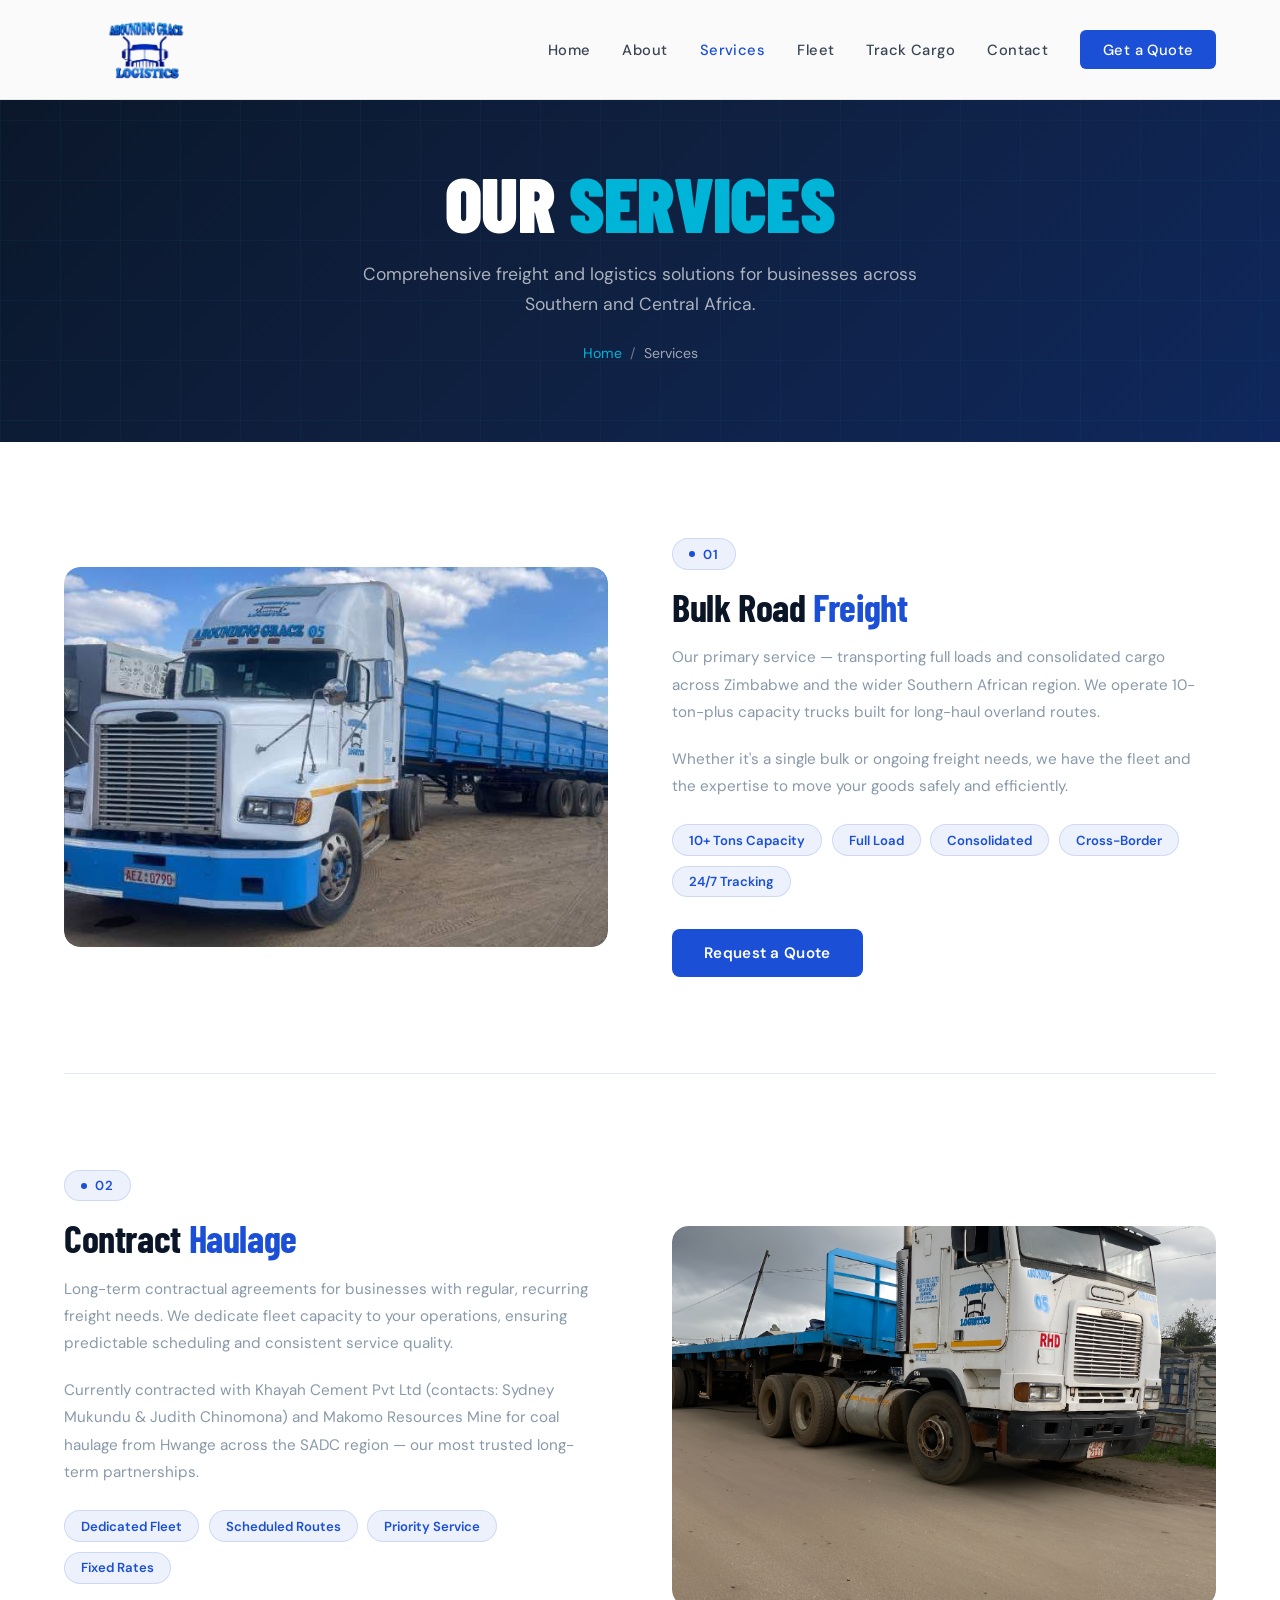
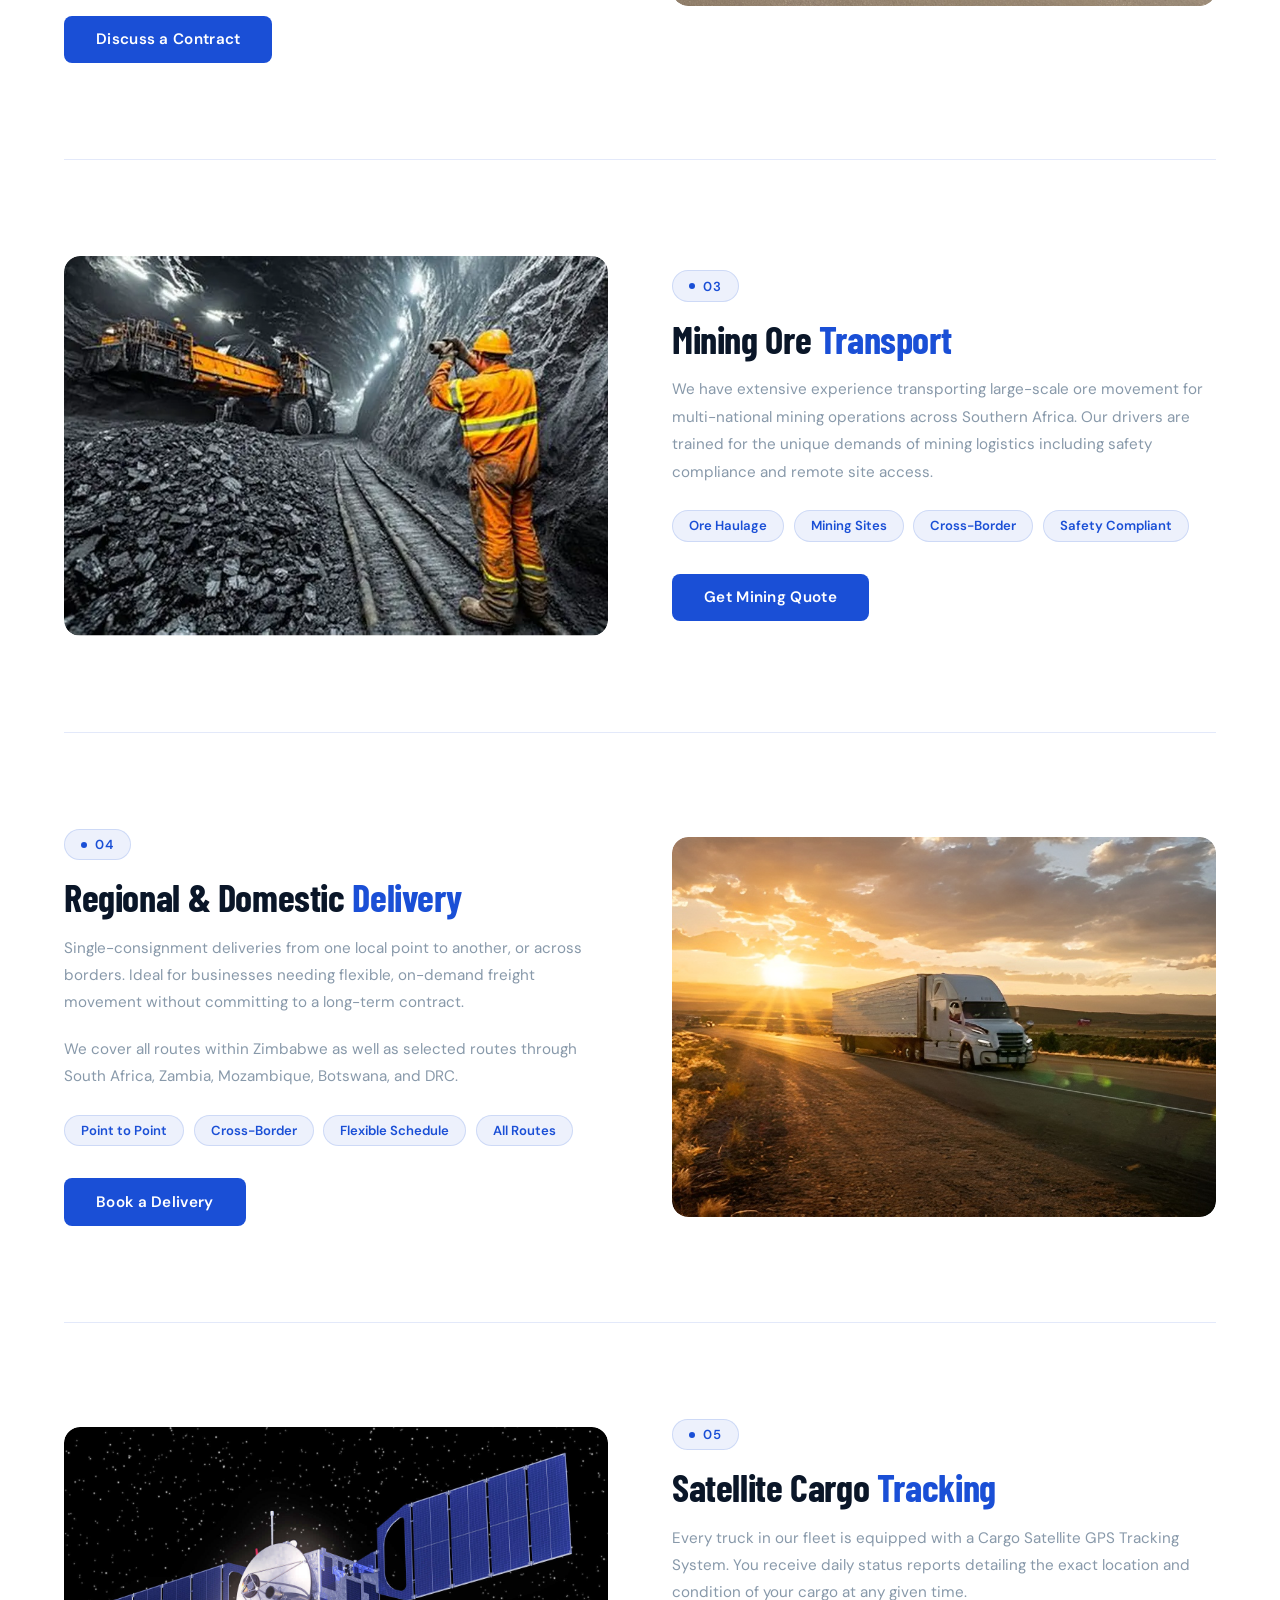
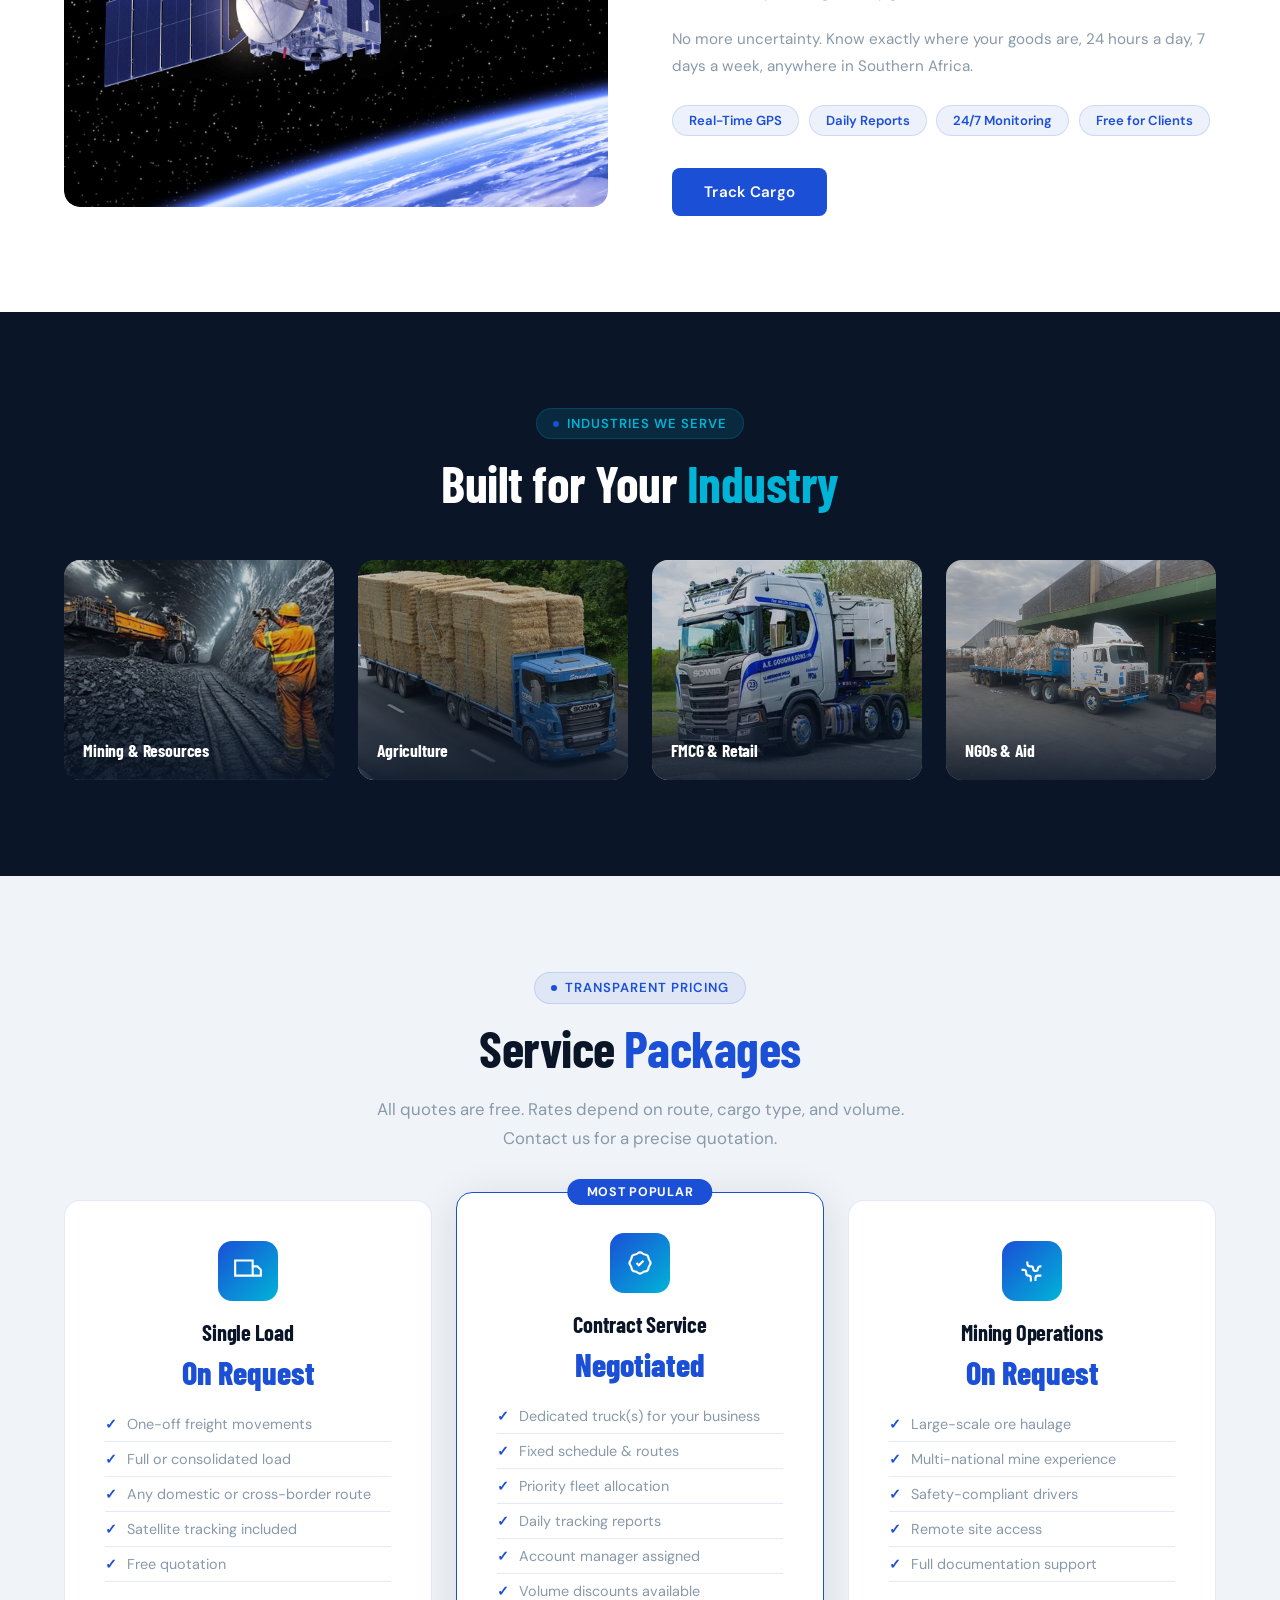
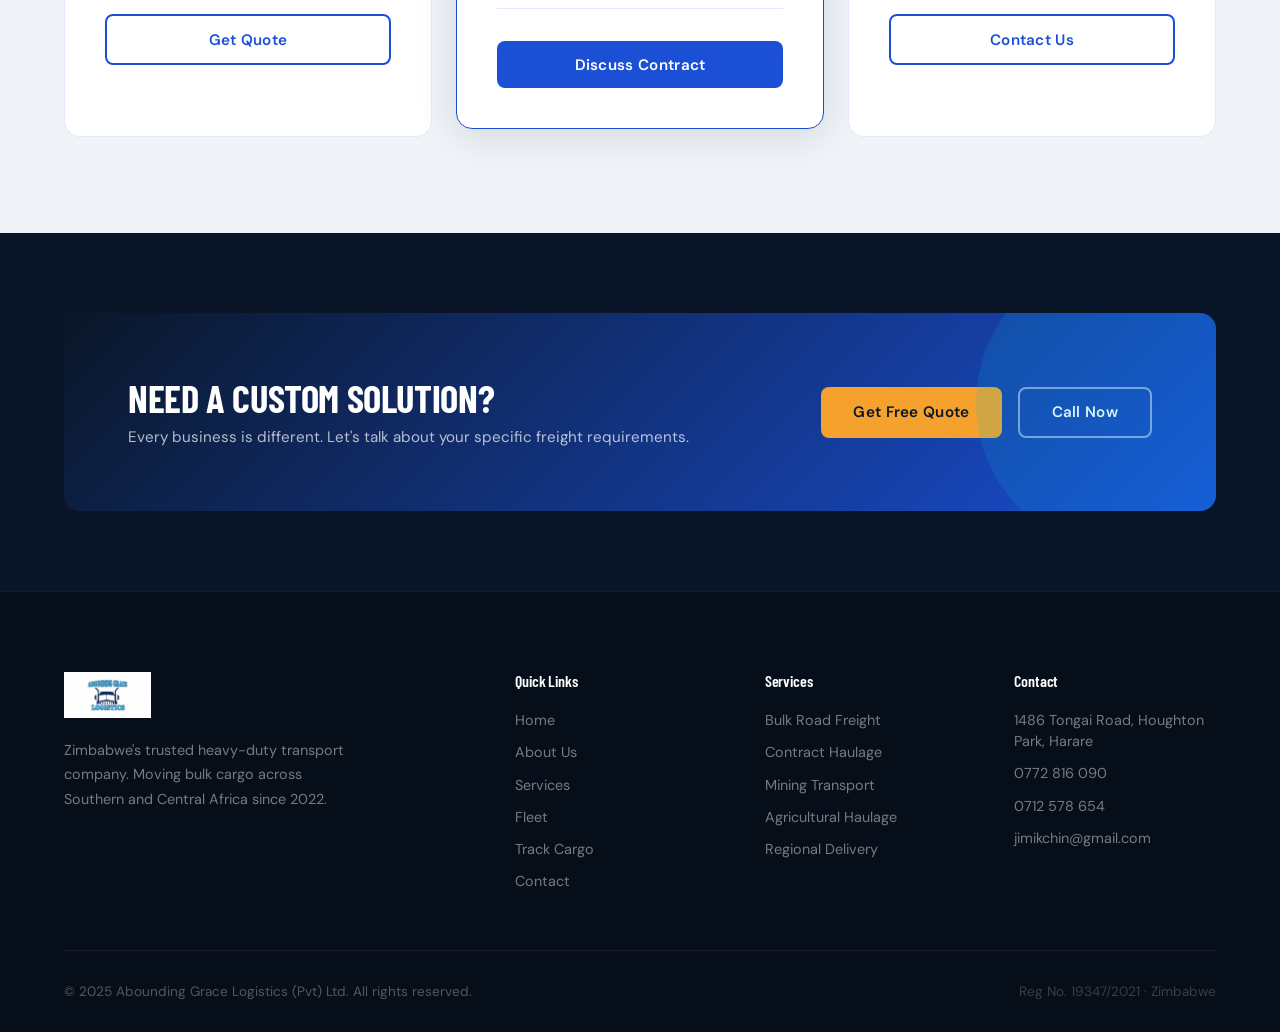
<file: services.html>
<!DOCTYPE html>
<html lang="en">
<head>
<meta charset="UTF-8"/>
<meta name="viewport" content="width=device-width,initial-scale=1.0"/>
<title>Services | Abounding Grace Logistics</title>
<link rel="stylesheet" href="style.css"/>
<style>
.services-detail-grid { display:grid; grid-template-columns:1fr 1fr; gap:4rem; align-items:center; margin-bottom:6rem; padding-bottom:6rem; border-bottom:1px solid var(--border); }
.services-detail-grid:last-child { border-bottom:none; margin-bottom:0; padding-bottom:0; }
.services-detail-grid.reverse { }
.service-detail-img { border-radius:var(--radius); overflow:hidden; }
.service-detail-img img { width:100%; height:380px; object-fit:cover; border-radius:var(--radius); }
.service-detail-body .section-label { margin-bottom:1rem; }
.service-detail-body h2 { font-size:clamp(1.8rem,3vw,2.8rem); color:var(--navy); margin-bottom:1rem; }
.service-detail-body p { color:var(--gray); line-height:1.8; font-size:.95rem; margin-bottom:1.2rem; }
.feature-pills { display:flex; flex-wrap:wrap; gap:.6rem; margin-top:1.5rem; }
.pill { background:rgba(26,79,214,.08); color:var(--blue); padding:.4rem 1rem; border-radius:999px; font-size:.82rem; font-weight:600; border:1px solid rgba(26,79,214,.15); }

.pricing-section { background:var(--off-white); }
.pricing-cards { display:grid; grid-template-columns:repeat(3,1fr); gap:1.5rem; margin-top:3rem; }
.pricing-card { background:#fff; border-radius:var(--radius); padding:2.5rem; border:1.5px solid var(--border); transition:all .3s; text-align:center; position:relative; }
.pricing-card.featured { border-color:var(--blue); transform:translateY(-8px); box-shadow:var(--shadow); }
.pricing-badge { position:absolute; top:-14px; left:50%; transform:translateX(-50%); background:var(--blue); color:#fff; padding:.3rem 1.2rem; border-radius:999px; font-size:.78rem; font-weight:700; letter-spacing:.06em; white-space:nowrap; }
.pricing-icon { width:60px; height:60px; border-radius:14px; background:linear-gradient(135deg,var(--blue),var(--cyan)); display:flex; align-items:center; justify-content:center; margin:0 auto 1.2rem; }
.pricing-icon svg { width:28px; height:28px; color:#fff; }
.pricing-card h3 { font-size:1.4rem; color:var(--navy); margin-bottom:.5rem; }
.pricing-card .price { font-family:'Barlow Condensed',sans-serif; font-size:2rem; font-weight:800; color:var(--blue); margin-bottom:1rem; }
.pricing-card ul { text-align:left; margin-bottom:2rem; }
.pricing-card ul li { padding:.5rem 0; border-bottom:1px solid var(--border); color:var(--gray); font-size:.9rem; display:flex; align-items:center; gap:.6rem; }
.pricing-card ul li::before { content:'✓'; color:var(--blue); font-weight:700; flex-shrink:0; }

.industries-grid { display:grid; grid-template-columns:repeat(4,1fr); gap:1.5rem; margin-top:3rem; }
.industry-card { border-radius:var(--radius); overflow:hidden; position:relative; height:220px; cursor:pointer; }
.industry-card img { width:100%; height:100%; object-fit:cover; transition:transform .4s; }
.industry-card:hover img { transform:scale(1.08); }
.industry-overlay { position:absolute; inset:0; background:linear-gradient(to top,rgba(10,22,40,.9) 0%,rgba(10,22,40,.2) 60%); display:flex; align-items:flex-end; padding:1.2rem; }
.industry-overlay h3 { color:#fff; font-size:1.1rem; }

@media(max-width:900px){ .services-detail-grid{grid-template-columns:1fr;} .pricing-cards{grid-template-columns:1fr;} .industries-grid{grid-template-columns:1fr 1fr;} .pricing-card.featured{transform:none;} }
@media(max-width:500px){ .industries-grid{grid-template-columns:1fr;} }
</style>
</head>
<body>

<nav id="navbar">
  <div class="nav-logo"><a href="index.html"><img src="logoxx.png" alt="Abounding Grace Logistics"/></a></div>
  <div class="nav-links" id="navLinks">
    <a href="index.html">Home</a>
    <a href="about.html">About</a>
    <a href="services.html" class="active">Services</a>
    <a href="fleet.html">Fleet</a>
    <a href="track.html">Track Cargo</a>
    <a href="contact.html">Contact</a>
    <a href="contact.html" class="nav-cta">Get a Quote</a>
  </div>
  <div class="hamburger" onclick="toggleNav()"><span></span><span></span><span></span></div>
</nav>

<div class="page-hero">
  <div class="page-hero-bg"></div>
  <div class="page-hero-grid"></div>
  <div class="page-hero-content">
    <h1>Our <span>Services</span></h1>
    <p>Comprehensive freight and logistics solutions for businesses across Southern and Central Africa.</p>
    <div class="breadcrumb"><a href="index.html">Home</a><span>/</span><span style="color:rgba(255,255,255,.6)">Services</span></div>
  </div>
</div>

<!-- SERVICES DETAIL -->
<section>
  <div class="services-detail-grid">
    <div class="service-detail-img"><img src="safereliablesectionimage.jpeg" alt="Bulk Road Freight"/></div>
    <div class="service-detail-body">
      <div class="section-label">01</div>
      <h2>Bulk Road <span style="color:var(--blue)">Freight</span></h2>
      <p>Our primary service — transporting full loads and consolidated cargo across Zimbabwe and the wider Southern African region. We operate 10-ton-plus capacity trucks built for long-haul overland routes.</p>
      <p>Whether it's a single bulk or ongoing freight needs, we have the fleet and the expertise to move your goods safely and efficiently.</p>
      <div class="feature-pills">
        <span class="pill">10+ Tons Capacity</span>
        <span class="pill">Full Load</span>
        <span class="pill">Consolidated</span>
        <span class="pill">Cross-Border</span>
        <span class="pill">24/7 Tracking</span>
      </div>
      <div style="margin-top:2rem"><a href="contact.html" class="btn btn-primary">Request a Quote</a></div>
    </div>
  </div>

  <div class="services-detail-grid">
    <div class="service-detail-body" style="order:1">
      <div class="section-label">02</div>
      <h2>Contract <span style="color:var(--blue)">Haulage</span></h2>
      <p>Long-term contractual agreements for businesses with regular, recurring freight needs. We dedicate fleet capacity to your operations, ensuring predictable scheduling and consistent service quality.</p>
      <p>Currently contracted with Khayah Cement Pvt Ltd (contacts: Sydney Mukundu &amp; Judith Chinomona) and Makomo Resources Mine for coal haulage from Hwange across the SADC region — our most trusted long-term partnerships.</p>
      <div class="feature-pills">
        <span class="pill">Dedicated Fleet</span>
        <span class="pill">Scheduled Routes</span>
        <span class="pill">Priority Service</span>
        <span class="pill">Fixed Rates</span>
      </div>
      <div style="margin-top:2rem"><a href="contact.html" class="btn btn-primary">Discuss a Contract</a></div>
    </div>
    <div class="service-detail-img" style="order:2"><img src="truckimage11.jpeg" alt="Contract Haulage"/></div>
  </div>

  <div class="services-detail-grid">
    <div class="service-detail-img"><img src="Mining Ore Transport.webp" alt="Mining Ore Transport"/></div>
    <div class="service-detail-body">
      <div class="section-label">03</div>
      <h2>Mining Ore <span style="color:var(--blue)">Transport</span></h2>
      <p>We have extensive experience transporting large-scale ore movement for multi-national mining operations across Southern Africa. Our drivers are trained for the unique demands of mining logistics including safety compliance and remote site access.</p>
      <div class="feature-pills">
        <span class="pill">Ore Haulage</span>
        <span class="pill">Mining Sites</span>
        <span class="pill">Cross-Border</span>
        <span class="pill">Safety Compliant</span>
      </div>
      <div style="margin-top:2rem"><a href="contact.html" class="btn btn-primary">Get Mining Quote</a></div>
    </div>
  </div>

  <div class="services-detail-grid">
    <div class="service-detail-body" style="order:1">
      <div class="section-label">04</div>
      <h2>Regional & Domestic <span style="color:var(--blue)">Delivery</span></h2>
      <p>Single-consignment deliveries from one local point to another, or across borders. Ideal for businesses needing flexible, on-demand freight movement without committing to a long-term contract.</p>
      <p>We cover all routes within Zimbabwe as well as selected routes through South Africa, Zambia, Mozambique, Botswana, and DRC.</p>
      <div class="feature-pills">
        <span class="pill">Point to Point</span>
        <span class="pill">Cross-Border</span>
        <span class="pill">Flexible Schedule</span>
        <span class="pill">All Routes</span>
      </div>
      <div style="margin-top:2rem"><a href="contact.html" class="btn btn-primary">Book a Delivery</a></div>
    </div>
    <div class="service-detail-img" style="order:2"><img src="Regional Delivery.jpg" alt="Regional Delivery"/></div>
  </div>

  <div class="services-detail-grid">
    <div class="service-detail-img"><img src="satelite tracking.jpg" alt="Tracking System"/></div>
    <div class="service-detail-body">
      <div class="section-label">05</div>
      <h2>Satellite Cargo <span style="color:var(--blue)">Tracking</span></h2>
      <p>Every truck in our fleet is equipped with a Cargo Satellite GPS Tracking System. You receive daily status reports detailing the exact location and condition of your cargo at any given time.</p>
      <p>No more uncertainty. Know exactly where your goods are, 24 hours a day, 7 days a week, anywhere in Southern Africa.</p>
      <div class="feature-pills">
        <span class="pill">Real-Time GPS</span>
        <span class="pill">Daily Reports</span>
        <span class="pill">24/7 Monitoring</span>
        <span class="pill">Free for Clients</span>
      </div>
      <div style="margin-top:2rem"><a href="tracking.html" class="btn btn-primary">Track Cargo</a></div>
    </div>
  </div>
</section>

<!-- INDUSTRIES -->
<section style="background:var(--navy)">
  <div class="text-center">
    <div class="section-label" style="background:rgba(0,180,216,.12);color:var(--cyan);border-color:rgba(0,180,216,.2)">Industries We Serve</div>
    <h2 class="section-title" style="color:#fff">Built for Your <span style="color:var(--cyan)">Industry</span></h2>
  </div>
  <div class="industries-grid">
    <div class="industry-card">
      <img src="Mining Ore Transport.webp" alt="Mining"/>
      <div class="industry-overlay"><h3>Mining & Resources</h3></div>
    </div>
    <div class="industry-card">
      <img src="Agricultural Haulage.webp" alt="Agriculture"/>
      <div class="industry-overlay"><h3>Agriculture</h3></div>
    </div>
    <div class="industry-card">
      <img src="Contract Haulage.webp" alt="FMCG"/>
      <div class="industry-overlay"><h3>FMCG & Retail</h3></div>
    </div>
    <div class="industry-card">
      <img src="truckimage22.jpeg" alt="NGO"/>
      <div class="industry-overlay"><h3>NGOs & Aid</h3></div>
    </div>
  </div>
</section>

<!-- PRICING -->
<section class="pricing-section">
  <div class="text-center">
    <div class="section-label">Transparent Pricing</div>
    <h2 class="section-title">Service <span>Packages</span></h2>
    <p class="section-sub" style="margin:0 auto">All quotes are free. Rates depend on route, cargo type, and volume. Contact us for a precise quotation.</p>
  </div>
  <div class="pricing-cards">
    <div class="pricing-card">
      <div class="pricing-icon"><svg xmlns="http://www.w3.org/2000/svg" fill="none" viewBox="0 0 24 24" stroke="currentColor" stroke-width="1.8"><path d="M1 3h15v13H1zm15 5h4l3 3v5h-7V8z"/></svg></div>
      <h3>Single Load</h3>
      <div class="price">On Request</div>
      <ul>
        <li>One-off freight movements</li>
        <li>Full or consolidated load</li>
        <li>Any domestic or cross-border route</li>
        <li>Satellite tracking included</li>
        <li>Free quotation</li>
      </ul>
      <a href="contact.html" class="btn btn-outline" style="width:100%;justify-content:center;color:var(--blue);border-color:var(--blue)">Get Quote</a>
    </div>
    <div class="pricing-card featured">
      <div class="pricing-badge">MOST POPULAR</div>
      <div class="pricing-icon"><svg xmlns="http://www.w3.org/2000/svg" fill="none" viewBox="0 0 24 24" stroke="currentColor" stroke-width="1.8"><path d="M9 12l2 2 4-4M7.835 4.697a3.42 3.42 0 001.946-.806 3.42 3.42 0 014.438 0 3.42 3.42 0 001.946.806 3.42 3.42 0 013.138 3.138 3.42 3.42 0 00.806 1.946 3.42 3.42 0 010 4.438 3.42 3.42 0 00-.806 1.946 3.42 3.42 0 01-3.138 3.138 3.42 3.42 0 00-1.946.806 3.42 3.42 0 01-4.438 0 3.42 3.42 0 00-1.946-.806 3.42 3.42 0 01-3.138-3.138 3.42 3.42 0 00-.806-1.946 3.42 3.42 0 010-4.438 3.42 3.42 0 00.806-1.946 3.42 3.42 0 013.138-3.138z"/></svg></div>
      <h3>Contract Service</h3>
      <div class="price">Negotiated</div>
      <ul>
        <li>Dedicated truck(s) for your business</li>
        <li>Fixed schedule & routes</li>
        <li>Priority fleet allocation</li>
        <li>Daily tracking reports</li>
        <li>Account manager assigned</li>
        <li>Volume discounts available</li>
      </ul>
      <a href="contact.html" class="btn btn-primary" style="width:100%;justify-content:center">Discuss Contract</a>
    </div>
    <div class="pricing-card">
      <div class="pricing-icon"><svg xmlns="http://www.w3.org/2000/svg" fill="none" viewBox="0 0 24 24" stroke="currentColor" stroke-width="1.8"><path d="M3.055 11H5a2 2 0 012 2v1a2 2 0 002 2 2 2 0 012 2v2.945M8 3.935V5.5A2.5 2.5 0 0010.5 8h.5a2 2 0 012 2 2 2 0 104 0 2 2 0 012-2h1.064M15 20.488V18a2 2 0 012-2h3.064"/></svg></div>
      <h3>Mining Operations</h3>
      <div class="price">On Request</div>
      <ul>
        <li>Large-scale ore haulage</li>
        <li>Multi-national mine experience</li>
        <li>Safety-compliant drivers</li>
        <li>Remote site access</li>
        <li>Full documentation support</li>
      </ul>
      <a href="contact.html" class="btn btn-outline" style="width:100%;justify-content:center;color:var(--blue);border-color:var(--blue)">Contact Us</a>
    </div>
  </div>
</section>

<!-- CTA -->
<section style="background:var(--navy);padding:80px 5%">
  <div class="cta-banner">
    <div>
      <h2>Need a Custom Solution?</h2>
      <p>Every business is different. Let's talk about your specific freight requirements.</p>
    </div>
    <div style="display:flex;gap:1rem;flex-wrap:wrap">
      <a href="contact.html" class="btn btn-gold">Get Free Quote</a>
      <a href="tel:0772816090" class="btn btn-outline">Call Now</a>
    </div>
  </div>
</section>

<footer>
  <div class="footer-grid">
    <div class="footer-brand"><img src="logo.png" alt="Abounding Grace Logistics"/><p>Zimbabwe's trusted heavy-duty transport company. Moving bulk cargo across Southern and Central Africa since 2022.</p></div>
    <div class="footer-col"><h4>Quick Links</h4><ul><li><a href="index.html">Home</a></li><li><a href="about.html">About Us</a></li><li><a href="services.html">Services</a></li><li><a href="fleet.html">Fleet</a></li><li><a href="tracking.html">Track Cargo</a></li><li><a href="contact.html">Contact</a></li></ul></div>
    <div class="footer-col"><h4>Services</h4><ul><li><a href="services.html">Bulk Road Freight</a></li><li><a href="services.html">Contract Haulage</a></li><li><a href="services.html">Mining Transport</a></li><li><a href="services.html">Agricultural Haulage</a></li><li><a href="services.html">Regional Delivery</a></li></ul></div>
    <div class="footer-col"><h4>Contact</h4><ul><li><a href="#">1486 Tongai Road, Houghton Park, Harare</a></li><li><a href="tel:0772816090">0772 816 090</a></li><li><a href="tel:0712578654">0712 578 654</a></li><li><a href="mailto:jimikchin@gmail.com">jimikchin@gmail.com</a></li></ul></div>
  </div>
  <div class="footer-bottom"><p>© 2025 Abounding Grace Logistics (Pvt) Ltd. All rights reserved.</p><p style="color:rgba(255,255,255,.2)">Reg No. 19347/2021 · Zimbabwe</p></div>
</footer>
<script>

</script>
<script src="script.js"></script>
</body>
</html>
</file>
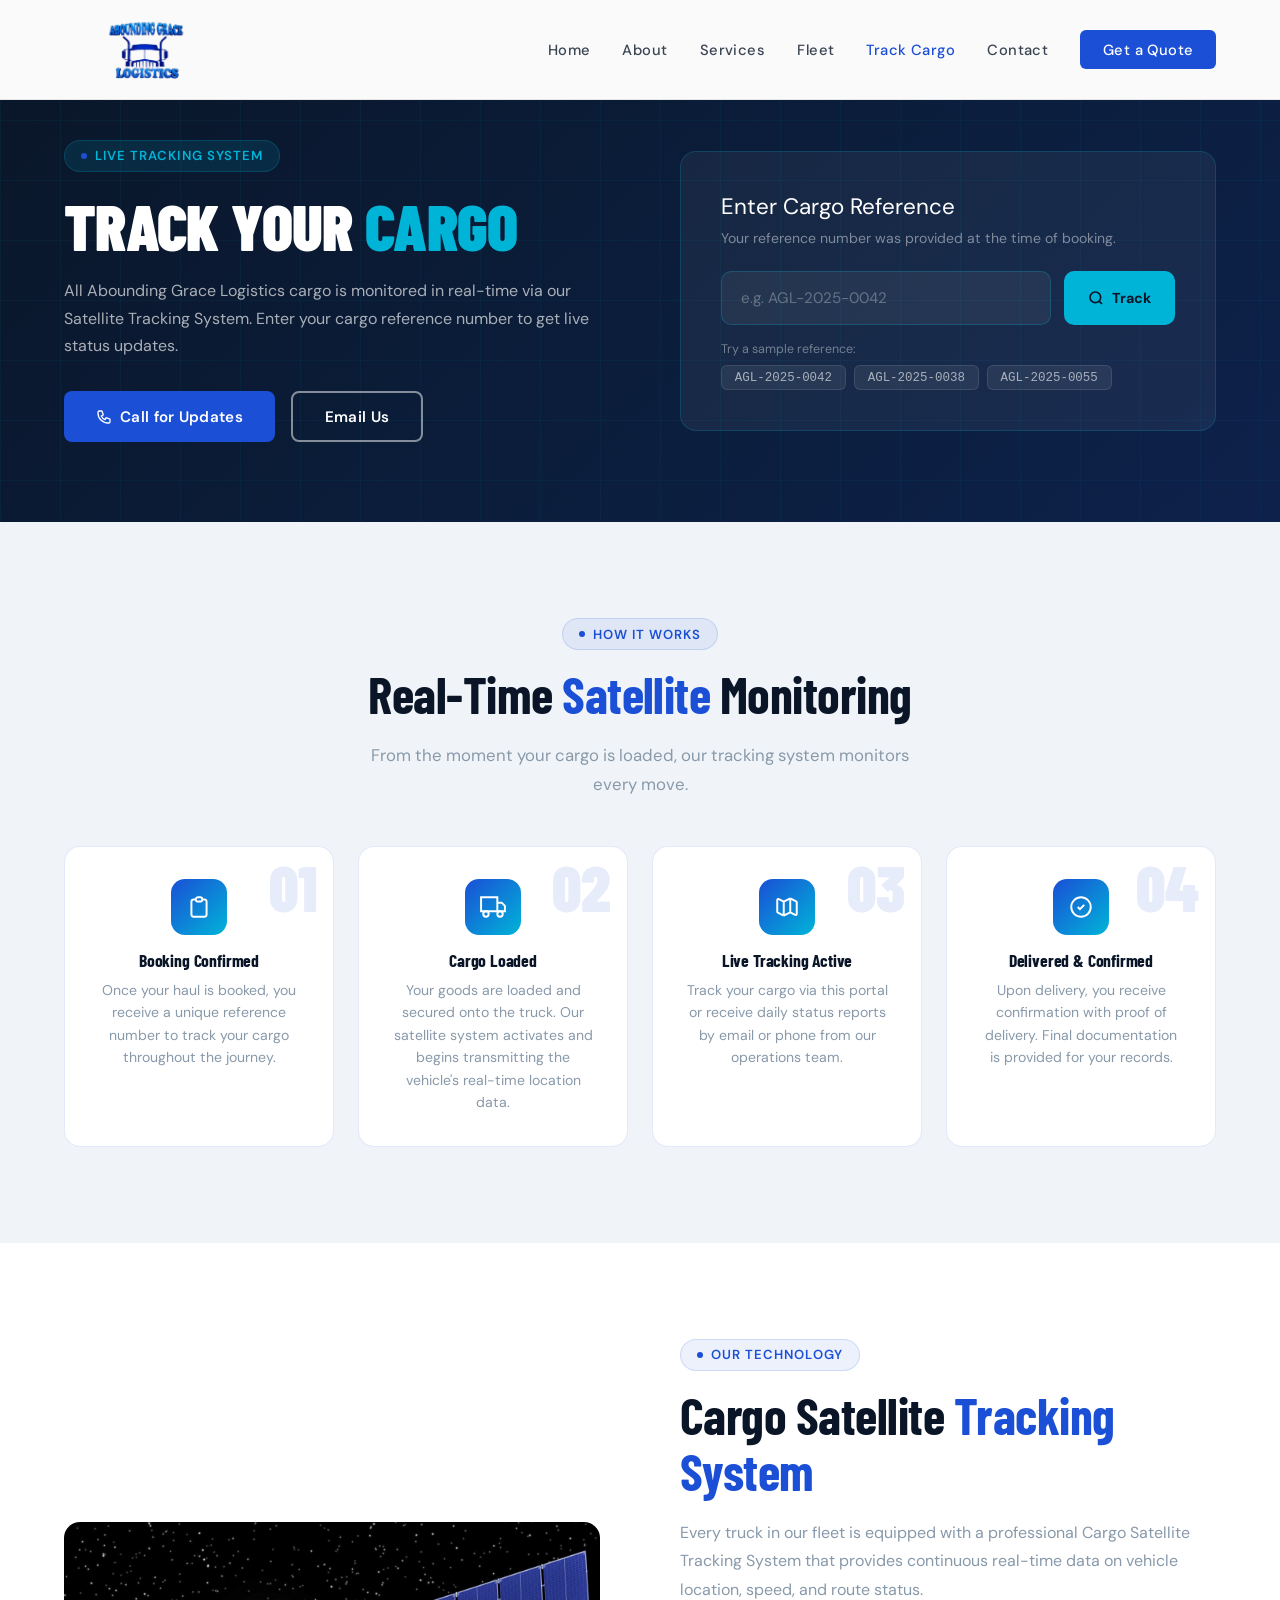
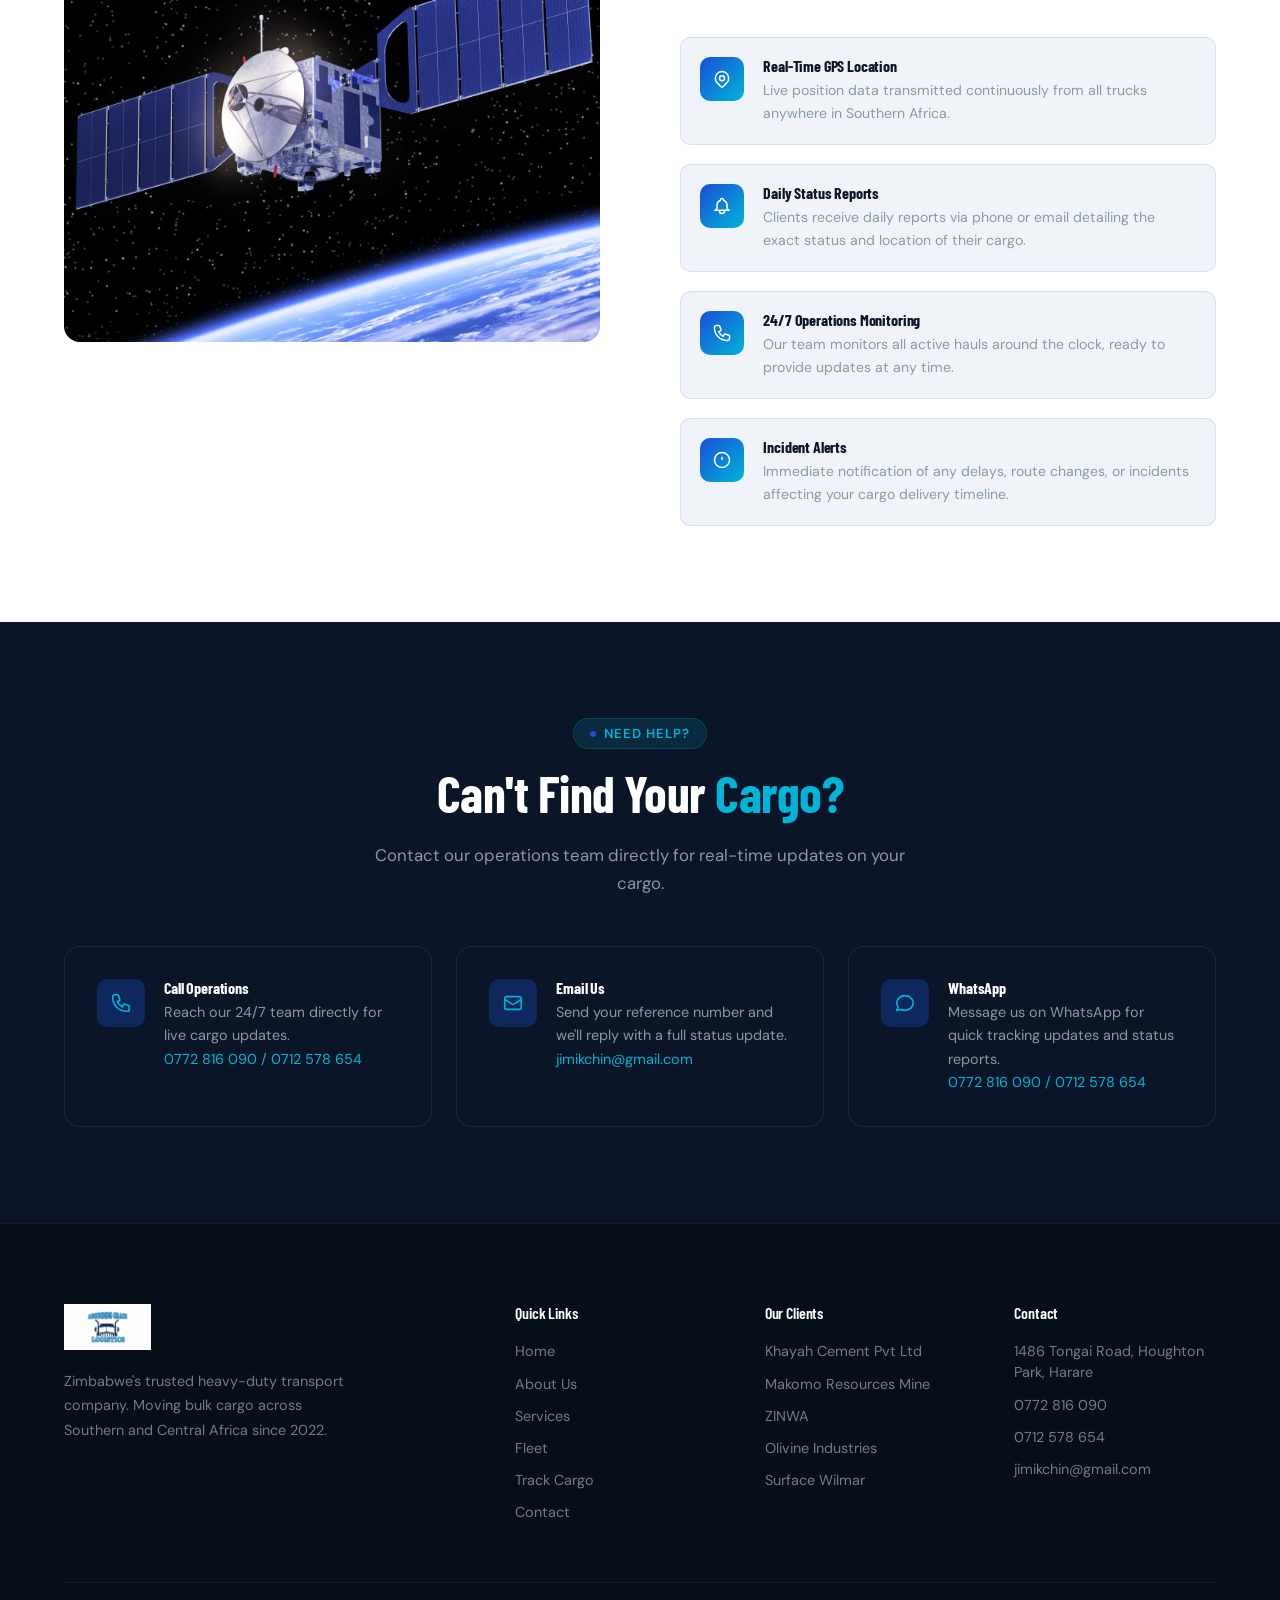
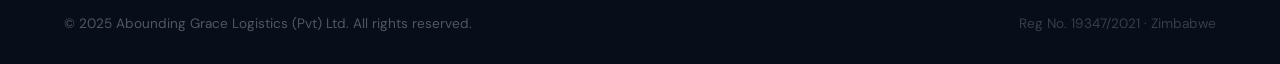
<file: track.html>
<!DOCTYPE html>
<html lang="en">
<head>
<meta charset="UTF-8"/>
<meta name="viewport" content="width=device-width,initial-scale=1.0"/>
<title>Track Cargo | Abounding Grace Logistics</title>
<link rel="stylesheet" href="style.css"/>
<style>
.tracking-hero-section { background:var(--navy); padding:140px 5% 80px; position:relative; overflow:hidden; }
.tracking-hero-bg { position:absolute;inset:0; background:linear-gradient(135deg,var(--navy) 0%,#0b1e3d 60%,rgba(26,79,214,.2) 100%); }
.tracking-grid-lines { position:absolute;inset:0; background-image:linear-gradient(rgba(0,180,216,.05) 1px,transparent 1px),linear-gradient(90deg,rgba(0,180,216,.05) 1px,transparent 1px); background-size:60px 60px; }
.th-content { position:relative;z-index:2; display:grid; grid-template-columns:1fr 1fr; gap:5rem; align-items:center; }
.th-text h1 { font-size:clamp(2.5rem,5vw,4.5rem); color:#fff; text-transform:uppercase; font-weight:900; margin-bottom:1rem; }
.th-text h1 span { color:var(--cyan); }
.th-text p { color:rgba(255,255,255,.65); font-size:1rem; line-height:1.7; margin-bottom:2rem; }

.tracking-widget { background:rgba(255,255,255,.05); border:1px solid rgba(0,180,216,.2); border-radius:var(--radius); padding:2.5rem; }
.tw-title { color:#fff; font-size:1.4rem; margin-bottom:.5rem; }
.tw-sub { color:rgba(255,255,255,.45); font-size:.88rem; margin-bottom:1.5rem; }
.tracking-input-wrap { display:flex; gap:.8rem; }
.tracking-input-wrap input { flex:1; padding:1rem 1.2rem; border:1.5px solid rgba(0,180,216,.25); border-radius:var(--radius-sm); background:rgba(255,255,255,.06); color:#fff; font-size:.95rem; font-family:'DM Sans',sans-serif; outline:none; transition:border-color .2s; }
.tracking-input-wrap input:focus { border-color:var(--cyan); }
.tracking-input-wrap input::placeholder { color:rgba(255,255,255,.3); }
.tracking-input-wrap button { background:var(--cyan); color:var(--navy); font-weight:700; border:none; padding:1rem 1.5rem; border-radius:var(--radius-sm); cursor:pointer; font-size:.9rem; font-family:'DM Sans',sans-serif; transition:all .2s; white-space:nowrap; display:flex;align-items:center;gap:.5rem; }
.tracking-input-wrap button:hover { background:var(--cyan2); transform:translateY(-1px); }
.tracking-input-wrap button svg { width:16px;height:16px; }

.result-box { margin-top:1.5rem; background:rgba(0,180,216,.06); border:1px solid rgba(0,180,216,.2); border-radius:var(--radius-sm); padding:1.5rem; display:none; animation:fadeUp .4s ease both; }
.result-box.show { display:block; }
.rb-header { display:flex; justify-content:space-between; align-items:center; margin-bottom:1.5rem; flex-wrap:wrap; gap:.8rem; }
.rb-ref { color:rgba(255,255,255,.5); font-size:.82rem; }
.rb-ref strong { color:#fff; }
.status-pill { background:rgba(0,180,216,.2); color:var(--cyan); padding:.35rem 1rem; border-radius:999px; font-size:.8rem; font-weight:700; display:flex;align-items:center;gap:.4rem; }
.status-dot { width:6px;height:6px;border-radius:50%;background:var(--cyan);animation:pulse 1.5s infinite; }

.tl { display:flex; flex-direction:column; }
.tl-item { display:flex; gap:1.2rem; }
.tl-left { display:flex; flex-direction:column; align-items:center; }
.tl-dot { width:16px;height:16px;border-radius:50%;background:var(--cyan);flex-shrink:0;margin-top:2px;border:3px solid rgba(0,180,216,.3); }
.tl-dot.done { background:var(--blue); border-color:rgba(26,79,214,.3); }
.tl-dot.pending { background:rgba(255,255,255,.15); border-color:rgba(255,255,255,.1); }
.tl-line { width:2px;flex:1;background:rgba(255,255,255,.08);min-height:36px; }
.tl-content { padding-bottom:1.5rem; }
.tl-content h4 { color:#fff;font-size:.95rem;font-weight:600; }
.tl-content p { color:rgba(255,255,255,.4);font-size:.8rem;margin-top:.2rem; }

.sample-ids { margin-top:1rem; }
.sample-ids p { color:rgba(255,255,255,.4);font-size:.78rem;margin-bottom:.5rem; }
.sample-pills { display:flex;gap:.5rem;flex-wrap:wrap; }
.sid { background:rgba(255,255,255,.07);color:rgba(255,255,255,.6);padding:.3rem .8rem;border-radius:6px;font-size:.78rem;cursor:pointer;border:1px solid rgba(255,255,255,.1);transition:all .2s;font-family:monospace; }
.sid:hover { background:rgba(0,180,216,.15);color:var(--cyan);border-color:rgba(0,180,216,.3); }

.how-tracking-works { background:var(--off-white); }
.htw-grid { display:grid; grid-template-columns:repeat(4,1fr); gap:1.5rem; margin-top:3rem; }
.htw-card { background:#fff; border-radius:var(--radius); padding:2rem; border:1.5px solid var(--border); text-align:center; transition:all .3s; position:relative; }
.htw-card:hover { transform:translateY(-4px); box-shadow:var(--shadow); border-color:var(--blue); }
.htw-num { font-family:'Barlow Condensed',sans-serif; font-size:4rem; font-weight:900; color:var(--blue); opacity:.1; position:absolute; top:.5rem; right:1rem; line-height:1; }
.htw-icon { width:56px;height:56px;border-radius:14px;background:linear-gradient(135deg,var(--blue),var(--cyan));display:flex;align-items:center;justify-content:center;margin:0 auto 1rem; }
.htw-icon svg { width:26px;height:26px;color:#fff; }
.htw-card h3 { font-size:1.1rem;color:var(--navy);margin-bottom:.5rem; }
.htw-card p { font-size:.88rem;color:var(--gray);line-height:1.6; }

.satellite-section { }
.sat-grid { display:grid; grid-template-columns:1fr 1fr; gap:5rem; align-items:center; }
.sat-features { display:flex;flex-direction:column;gap:1.2rem;margin-top:2rem; }
.sat-feature { display:flex;gap:1.2rem;align-items:flex-start;padding:1.2rem;background:var(--off-white);border-radius:var(--radius-sm);border:1px solid var(--border); }
.sat-feature-icon { width:44px;height:44px;border-radius:10px;background:linear-gradient(135deg,var(--blue),var(--cyan));display:flex;align-items:center;justify-content:center;flex-shrink:0; }
.sat-feature-icon svg { width:20px;height:20px;color:#fff; }
.sat-feature h4 { color:var(--navy);font-size:1rem;margin-bottom:.3rem; }
.sat-feature p { color:var(--gray);font-size:.88rem;line-height:1.6; }

@media(max-width:900px){ .th-content{grid-template-columns:1fr;} .htw-grid{grid-template-columns:1fr 1fr;} .sat-grid{grid-template-columns:1fr;} }
@media(max-width:560px){ .htw-grid{grid-template-columns:1fr;} .tracking-input-wrap{flex-direction:column;} }
</style>
</head>
<body>

<nav id="navbar">
  <div class="nav-logo"><a href="index.html"><img src="logoxx.png" alt="Abounding Grace Logistics"/></a></div>
  <div class="nav-links" id="navLinks">
    <a href="index.html">Home</a>
    <a href="about.html">About</a>
    <a href="services.html">Services</a>
    <a href="fleet.html">Fleet</a>
    <a href="track.html" class="active">Track Cargo</a>
    <a href="contact.html">Contact</a>
    <a href="contact.html" class="nav-cta">Get a Quote</a>
  </div>
  <div class="hamburger" onclick="toggleNav()"><span></span><span></span><span></span></div>
</nav>

<!-- TRACKING HERO -->
<div class="tracking-hero-section">
  <div class="tracking-hero-bg"></div>
  <div class="tracking-grid-lines"></div>
  <div class="th-content">
    <div class="th-text">
      <div class="section-label" style="background:rgba(0,180,216,.12);color:var(--cyan);border-color:rgba(0,180,216,.2);margin-bottom:1.2rem">Live Tracking System</div>
      <h1>Track Your <span>Cargo</span></h1>
      <p>All Abounding Grace Logistics cargo is monitored in real-time via our Satellite Tracking System. Enter your cargo reference number to get live status updates.</p>
      <div style="display:flex;gap:1rem;flex-wrap:wrap">
        <a href="contact.html" class="btn btn-primary">
          <svg xmlns="http://www.w3.org/2000/svg" width="16" height="16" fill="none" viewBox="0 0 24 24" stroke="currentColor" stroke-width="2"><path d="M3 5a2 2 0 012-2h3.28a1 1 0 01.948.684l1.498 4.493a1 1 0 01-.502 1.21l-2.257 1.13a11.042 11.042 0 005.516 5.516l1.13-2.257a1 1 0 011.21-.502l4.493 1.498a1 1 0 01.684.949V19a2 2 0 01-2 2h-1C9.716 21 3 14.284 3 6V5z"/></svg>
          Call for Updates
        </a>
        <a href="mailto:jimikchin@gmail.com" class="btn btn-outline">Email Us</a>
      </div>
    </div>
    <div class="tracking-widget">
      <div class="tw-title">Enter Cargo Reference</div>
      <div class="tw-sub">Your reference number was provided at the time of booking.</div>
      <div class="tracking-input-wrap">
        <input type="text" id="trackInput" placeholder="e.g. AGL-2025-0042"/>
        <button onclick="doTrack()">
          <svg xmlns="http://www.w3.org/2000/svg" fill="none" viewBox="0 0 24 24" stroke="currentColor" stroke-width="2.5"><circle cx="11" cy="11" r="8"/><path d="m21 21-4.35-4.35"/></svg>
          Track
        </button>
      </div>
      <div class="sample-ids">
        <p>Try a sample reference:</p>
        <div class="sample-pills">
          <span class="sid" onclick="setSample('AGL-2025-0042')">AGL-2025-0042</span>
          <span class="sid" onclick="setSample('AGL-2025-0038')">AGL-2025-0038</span>
          <span class="sid" onclick="setSample('AGL-2025-0055')">AGL-2025-0055</span>
        </div>
      </div>
      <div class="result-box" id="resultBox">
        <div class="rb-header">
          <div class="rb-ref">Reference: <strong id="rb-ref-val">—</strong></div>
          <div class="status-pill"><span class="status-dot"></span><span id="rb-status">In Transit</span></div>
        </div>
        <div class="tl" id="timeline"></div>
      </div>
    </div>
  </div>
</div>

<!-- HOW TRACKING WORKS -->
<section class="how-tracking-works">
  <div class="text-center">
    <div class="section-label">How It Works</div>
    <h2 class="section-title">Real-Time <span>Satellite</span> Monitoring</h2>
    <p class="section-sub" style="margin:0 auto">From the moment your cargo is loaded, our tracking system monitors every move.</p>
  </div>
  <div class="htw-grid">
    <div class="htw-card">
      <div class="htw-num">01</div>
      <div class="htw-icon"><svg xmlns="http://www.w3.org/2000/svg" fill="none" viewBox="0 0 24 24" stroke="currentColor" stroke-width="1.8"><path d="M9 5H7a2 2 0 00-2 2v12a2 2 0 002 2h10a2 2 0 002-2V7a2 2 0 00-2-2h-2M9 5a2 2 0 002 2h2a2 2 0 002-2M9 5a2 2 0 012-2h2a2 2 0 012 2"/></svg></div>
      <h3>Booking Confirmed</h3>
      <p>Once your haul is booked, you receive a unique reference number to track your cargo throughout the journey.</p>
    </div>
    <div class="htw-card">
      <div class="htw-num">02</div>
      <div class="htw-icon"><svg xmlns="http://www.w3.org/2000/svg" fill="none" viewBox="0 0 24 24" stroke="currentColor" stroke-width="1.8"><path d="M1 3h15v13H1zm15 5h4l3 3v5h-7V8z"/><circle cx="5.5" cy="18.5" r="2.5"/><circle cx="18.5" cy="18.5" r="2.5"/></svg></div>
      <h3>Cargo Loaded</h3>
      <p>Your goods are loaded and secured onto the truck. Our satellite system activates and begins transmitting the vehicle's real-time location data.</p>
    </div>
    <div class="htw-card">
      <div class="htw-num">03</div>
      <div class="htw-icon"><svg xmlns="http://www.w3.org/2000/svg" fill="none" viewBox="0 0 24 24" stroke="currentColor" stroke-width="1.8"><path d="M9 20l-5.447-2.724A1 1 0 013 16.382V5.618a1 1 0 011.447-.894L9 7m0 13l6-3m-6 3V7m6 10l4.553 2.276A1 1 0 0021 18.382V7.618a1 1 0 00-.553-.894L15 4m0 13V4m0 0L9 7"/></svg></div>
      <h3>Live Tracking Active</h3>
      <p>Track your cargo via this portal or receive daily status reports by email or phone from our operations team.</p>
    </div>
    <div class="htw-card">
      <div class="htw-num">04</div>
      <div class="htw-icon"><svg xmlns="http://www.w3.org/2000/svg" fill="none" viewBox="0 0 24 24" stroke="currentColor" stroke-width="1.8"><path d="M9 12l2 2 4-4m6 2a9 9 0 11-18 0 9 9 0 0118 0z"/></svg></div>
      <h3>Delivered & Confirmed</h3>
      <p>Upon delivery, you receive confirmation with proof of delivery. Final documentation is provided for your records.</p>
    </div>
  </div>
</section>

<!-- SATELLITE SYSTEM -->
<section class="satellite-section">
  <div class="sat-grid">
    <div>
      <img src="satelite tracking.jpg" alt="Satellite Tracking" style="width:100%;height:420px;object-fit:cover;border-radius:var(--radius)"/>
    </div>
    <div>
      <div class="section-label">Our Technology</div>
      <h2 class="section-title">Cargo Satellite <span>Tracking System</span></h2>
      <p style="color:var(--gray);line-height:1.8;margin-bottom:1.5rem">Every truck in our fleet is equipped with a professional Cargo Satellite Tracking System that provides continuous real-time data on vehicle location, speed, and route status.</p>
      <div class="sat-features">
        <div class="sat-feature">
          <div class="sat-feature-icon"><svg xmlns="http://www.w3.org/2000/svg" fill="none" viewBox="0 0 24 24" stroke="currentColor" stroke-width="1.8"><path d="M17.657 16.657L13.414 20.9a2 2 0 01-2.828 0l-4.243-4.243a8 8 0 1111.314 0z"/><path d="M15 11a3 3 0 11-6 0 3 3 0 016 0z"/></svg></div>
          <div><h4>Real-Time GPS Location</h4><p>Live position data transmitted continuously from all trucks anywhere in Southern Africa.</p></div>
        </div>
        <div class="sat-feature">
          <div class="sat-feature-icon"><svg xmlns="http://www.w3.org/2000/svg" fill="none" viewBox="0 0 24 24" stroke="currentColor" stroke-width="1.8"><path d="M15 17h5l-1.405-1.405A2.032 2.032 0 0118 14.158V11a6.002 6.002 0 00-4-5.659V5a2 2 0 10-4 0v.341C7.67 6.165 6 8.388 6 11v3.159c0 .538-.214 1.055-.595 1.436L4 17h5m6 0v1a3 3 0 11-6 0v-1m6 0H9"/></svg></div>
          <div><h4>Daily Status Reports</h4><p>Clients receive daily reports via phone or email detailing the exact status and location of their cargo.</p></div>
        </div>
        <div class="sat-feature">
          <div class="sat-feature-icon"><svg xmlns="http://www.w3.org/2000/svg" fill="none" viewBox="0 0 24 24" stroke="currentColor" stroke-width="1.8"><path d="M3 5a2 2 0 012-2h3.28a1 1 0 01.948.684l1.498 4.493a1 1 0 01-.502 1.21l-2.257 1.13a11.042 11.042 0 005.516 5.516l1.13-2.257a1 1 0 011.21-.502l4.493 1.498a1 1 0 01.684.949V19a2 2 0 01-2 2h-1C9.716 21 3 14.284 3 6V5z"/></svg></div>
          <div><h4>24/7 Operations Monitoring</h4><p>Our team monitors all active hauls around the clock, ready to provide updates at any time.</p></div>
        </div>
        <div class="sat-feature">
          <div class="sat-feature-icon"><svg xmlns="http://www.w3.org/2000/svg" fill="none" viewBox="0 0 24 24" stroke="currentColor" stroke-width="1.8"><path d="M12 8v4m0 4h.01M21 12a9 9 0 11-18 0 9 9 0 0118 0z"/></svg></div>
          <div><h4>Incident Alerts</h4><p>Immediate notification of any delays, route changes, or incidents affecting your cargo delivery timeline.</p></div>
        </div>
      </div>
    </div>
  </div>
</section>

<!-- CONTACT FOR TRACKING -->
<section style="background:var(--navy)">
  <div class="text-center">
    <div class="section-label" style="background:rgba(0,180,216,.12);color:var(--cyan);border-color:rgba(0,180,216,.2)">Need Help?</div>
    <h2 class="section-title" style="color:#fff">Can't Find Your <span style="color:var(--cyan)">Cargo?</span></h2>
    <p class="section-sub" style="margin:0 auto 3rem">Contact our operations team directly for real-time updates on your cargo.</p>
  </div>
  <div class="grid-3">
    <div class="contact-card">
      <div class="contact-icon"><svg xmlns="http://www.w3.org/2000/svg" fill="none" viewBox="0 0 24 24" stroke="currentColor" stroke-width="1.8"><path d="M3 5a2 2 0 012-2h3.28a1 1 0 01.948.684l1.498 4.493a1 1 0 01-.502 1.21l-2.257 1.13a11.042 11.042 0 005.516 5.516l1.13-2.257a1 1 0 011.21-.502l4.493 1.498a1 1 0 01.684.949V19a2 2 0 01-2 2h-1C9.716 21 3 14.284 3 6V5z"/></svg></div>
      <div><h3>Call Operations</h3><p>Reach our 24/7 team directly for live cargo updates.<br/><a href="tel:0772816090">0772 816 090 / 0712 578 654</a></p></div>
    </div>
    <div class="contact-card">
      <div class="contact-icon"><svg xmlns="http://www.w3.org/2000/svg" fill="none" viewBox="0 0 24 24" stroke="currentColor" stroke-width="1.8"><path d="M3 8l7.89 5.26a2 2 0 002.22 0L21 8M5 19h14a2 2 0 002-2V7a2 2 0 00-2-2H5a2 2 0 00-2 2v10a2 2 0 002 2z"/></svg></div>
      <div><h3>Email Us</h3><p>Send your reference number and we'll reply with a full status update.<br/><a href="mailto:jimikchin@gmail.com">jimikchin@gmail.com</a></p></div>
    </div>
    <div class="contact-card">
      <div class="contact-icon"><svg xmlns="http://www.w3.org/2000/svg" fill="none" viewBox="0 0 24 24" stroke="currentColor" stroke-width="1.8"><path d="M8 12h.01M12 12h.01M16 12h.01M21 12c0 4.418-4.03 8-9 8a9.863 9.863 0 01-4.255-.949L3 20l1.395-3.72C3.512 15.042 3 13.574 3 12c0-4.418 4.03-8 9-8s9 3.582 9 8z"/></svg></div>
      <div><h3>WhatsApp</h3><p>Message us on WhatsApp for quick tracking updates and status reports.<br/><a href="https://wa.me/263772816090">0772 816 090 / 0712 578 654</a></p></div>
    </div>
  </div>
</section>

<footer>
  <div class="footer-grid">
    <div class="footer-brand"><img src="logo.png" alt="Abounding Grace Logistics"/><p>Zimbabwe's trusted heavy-duty transport company. Moving bulk cargo across Southern and Central Africa since 2022.</p></div>
    <div class="footer-col"><h4>Quick Links</h4><ul><li><a href="index.html">Home</a></li><li><a href="about.html">About Us</a></li><li><a href="services.html">Services</a></li><li><a href="fleet.html">Fleet</a></li><li><a href="track.html">Track Cargo</a></li><li><a href="contact.html">Contact</a></li></ul></div>
    <div class="footer-col"><h4>Our Clients</h4><ul><li><a href="#">Khayah Cement Pvt Ltd</a></li><li><a href="#">Makomo Resources Mine</a></li><li><a href="#">ZINWA</a></li><li><a href="#">Olivine Industries</a></li><li><a href="#">Surface Wilmar</a></li></ul></div>
    <div class="footer-col"><h4>Contact</h4><ul><li><a href="#">1486 Tongai Road, Houghton Park, Harare</a></li><li><a href="tel:0772816090">0772 816 090</a></li><li><a href="tel:0712578654">0712 578 654</a></li><li><a href="mailto:jimikchin@gmail.com">jimikchin@gmail.com</a></li></ul></div>
  </div>
  <div class="footer-bottom"><p>© 2025 Abounding Grace Logistics (Pvt) Ltd. All rights reserved.</p><p style="color:rgba(255,255,255,.2)">Reg No. 19347/2021 · Zimbabwe</p></div>
</footer>

<script>

function setSample(val){ document.getElementById('trackInput').value=val; }

const mockData = {
  'AGL-2025-0042': { status:'In Transit', origin:'Hwange, Zimbabwe', dest:'Johannesburg, SA', events:[
    {label:'Cargo Collected — Hwange Mine', time:'Apr 28, 2025 · 06:00', done:true},
    {label:'Departed — Hwange Depot', time:'Apr 28, 2025 · 07:30', done:true},
    {label:'Checkpoint — Bulawayo', time:'Apr 28, 2025 · 12:45', done:true},
    {label:'Border Crossing — Beitbridge', time:'Apr 29, 2025 · 03:20', done:true},
    {label:'In Transit — Limpopo, South Africa', time:'Apr 29, 2025 · 09:00', done:false},
    {label:'Estimated Arrival — Johannesburg', time:'Apr 30, 2025 · 14:00', done:false, pending:true},
  ]},
  'AGL-2025-0038': { status:'Delivered', origin:'Harare, Zimbabwe', dest:'Lusaka, Zambia', events:[
    {label:'Cargo Collected — Harare', time:'Apr 20, 2025 · 07:00', done:true},
    {label:'Checkpoint — Chirundu Border', time:'Apr 21, 2025 · 10:00', done:true},
    {label:'Arrived — Lusaka', time:'Apr 22, 2025 · 14:30', done:true},
    {label:'Delivered Successfully', time:'Apr 22, 2025 · 16:00', done:true},
  ]},
  'AGL-2025-0055': { status:'Loading', origin:'Harare, Zimbabwe', dest:'Maputo, Mozambique', events:[
    {label:'Booking Confirmed', time:'Apr 30, 2025 · 08:00', done:true},
    {label:'Loading in Progress — Harare Depot', time:'Apr 30, 2025 · 10:00', done:false},
    {label:'Scheduled Departure', time:'Apr 30, 2025 · 14:00', done:false, pending:true},
    {label:'Estimated Delivery — Maputo', time:'May 2, 2025 · 12:00', done:false, pending:true},
  ]},
};

function doTrack(){
  const val = document.getElementById('trackInput').value.trim().toUpperCase();
  const box = document.getElementById('resultBox');
  const data = mockData[val] || mockData[val.toUpperCase()];
  
  if(!val){ return; }
  
  document.getElementById('rb-ref-val').textContent = val;
  
  if(data){
    document.getElementById('rb-status').textContent = data.status;
    const tl = document.getElementById('timeline');
    tl.innerHTML = data.events.map((e,i)=>`
      <div class="tl-item">
        <div class="tl-left">
          <div class="tl-dot ${e.done?'done':e.pending?'pending':''}"></div>
          ${i<data.events.length-1?'<div class="tl-line"></div>':''}
        </div>
        <div class="tl-content">
          <h4 style="color:${e.done?'#fff':e.pending?'rgba(255,255,255,.4)':'rgba(255,255,255,.7)'}">${e.label}</h4>
          <p>${e.time}</p>
        </div>
      </div>
    `).join('');
  } else {
    document.getElementById('rb-status').textContent = 'Not Found';
    document.getElementById('timeline').innerHTML = `<p style="color:rgba(255,255,255,.5);font-size:.9rem">No cargo found with this reference. Please check your reference number or <a href="contact.html" style="color:var(--cyan)">contact us</a> for assistance.</p>`;
  }
  
  box.classList.add('show');
}

document.getElementById('trackInput').addEventListener('keydown', e=>{ if(e.key==='Enter') doTrack(); });
</script>
<script src="script.js"></script>
</body>
</html>
</file>
<file: style.css>
@import url('https://fonts.googleapis.com/css2?family=Barlow+Condensed:wght@400;600;700;800;900&family=DM+Sans:wght@300;400;500;600&display=swap');

:root {
  --navy: #0a1628;
  --navy2: #0f2040;
  --blue: #1a4fd6;
  --blue-light: #2563eb;
  --cyan: #00b4d8;
  --cyan2: #0096c7;
  --gold: #f4a22d;
  --white: #ffffff;
  --off-white: #f0f4f8;
  --gray: #8899aa;
  --text: #1e2d3d;
  --card-bg: #ffffff;
  --border: rgba(26,79,214,0.12);
  --shadow: 0 8px 40px rgba(10,22,40,0.12);
  --radius: 16px;
  --radius-sm: 10px;
}

*, *::before, *::after { box-sizing: border-box; margin: 0; padding: 0; }

html { scroll-behavior: smooth; font-size: 16px; }

body {
  font-family: 'DM Sans', sans-serif;
  color: var(--text);
  background: #fff;
  overflow-x: hidden;
}

h1,h2,h3,h4,h5 {
  font-family: 'Barlow Condensed', sans-serif;
  line-height: 1.1;
  letter-spacing: -0.01em;
}

a { text-decoration: none; color: inherit; }
img { max-width: 100%; display: block; }
ul { list-style: none; }

/* ── NAV ── */
nav {
  position: fixed; top: 0; left: 0; right: 0; z-index: 1000;
  display: flex; align-items: center; justify-content: space-between;
  padding: 0 5%; height: 100px;
  background: rgba(255,255,255,0.98);
  backdrop-filter: blur(12px);
  border-bottom: 1px solid rgba(0,0,0,0.08);
  transition: transform 0.35s ease, height 0.3s ease, background 0.3s ease;
  will-change: transform;
}
nav.scrolled { height: 80px; background: rgba(255,255,255,1); }
nav.nav-hidden { transform: translateY(-100%); }

.nav-logo img { height: 86px; width: auto; }

.nav-links { display: flex; align-items: center; gap: 2rem; }
.nav-links a {
  color: rgba(10,22,40,0.8);
  font-size: 0.92rem; font-weight: 500;
  letter-spacing: 0.03em;
  transition: color 0.2s;
  position: relative;
}
.nav-links a::after {
  content: '';
  position: absolute; bottom: -4px; left: 0; right: 0;
  height: 2px; background: var(--blue);
  transform: scaleX(0); transition: transform 0.2s;
  transform-origin: left;
}
.nav-links a:hover { color: var(--blue); }
.nav-links a:hover::after { transform: scaleX(1); }
.nav-links a.active { color: var(--blue); }

.nav-cta {
  background: var(--blue); color: #fff !important;
  padding: 0.6rem 1.4rem; border-radius: 6px;
  font-weight: 600; font-size: 0.88rem;
  transition: background 0.2s, transform 0.2s !important;
  letter-spacing: 0.04em;
}
.nav-cta::after { display: none !important; }
.nav-cta:hover { background: var(--blue-light) !important; transform: translateY(-1px); }

.hamburger { display: none; flex-direction: column; gap: 5px; cursor: pointer; padding: 4px; }
.hamburger span { display: block; width: 24px; height: 2px; background: var(--navy); border-radius: 2px; transition: transform 0.35s ease, height 0.3s ease, background 0.3s ease; will-change: transform; }

/* ── BTN ── */
.btn {
  display: inline-flex; align-items: center; gap: 0.5rem;
  padding: 0.85rem 2rem; border-radius: 8px;
  font-family: 'DM Sans', sans-serif; font-weight: 600;
  font-size: 0.95rem; cursor: pointer; border: none;
  transition: all 0.25s; letter-spacing: 0.02em;
}
.btn-primary { background: var(--blue); color: #fff; }
.btn-primary:hover { background: var(--blue-light); transform: translateY(-2px); box-shadow: 0 8px 24px rgba(26,79,214,0.35); }
.btn-outline { background: transparent; color: #fff; border: 2px solid rgba(255,255,255,0.5); }
.btn-outline:hover { border-color: var(--cyan); color: var(--cyan); transform: translateY(-2px); }
.btn-gold { background: var(--gold); color: var(--navy); }
.btn-gold:hover { background: #f5b240; transform: translateY(-2px); box-shadow: 0 8px 24px rgba(244,162,45,0.4); }
.btn-cyan { background: var(--cyan); color: var(--navy); font-weight: 700; }
.btn-cyan:hover { background: var(--cyan2); transform: translateY(-2px); box-shadow: 0 8px 24px rgba(0,180,216,0.4); }

/* ── SECTION LAYOUTS ── */
section { padding: 96px 5%; }
.section-label {
  display: inline-flex; align-items: center; gap: 0.5rem;
  background: rgba(26,79,214,0.08); color: var(--blue);
  padding: 0.4rem 1rem; border-radius: 999px;
  font-size: 0.82rem; font-weight: 600; letter-spacing: 0.08em;
  text-transform: uppercase; margin-bottom: 1rem;
  border: 1px solid rgba(26,79,214,0.15);
}
.section-label::before {
  content: ''; display: block;
  width: 6px; height: 6px; border-radius: 50%;
  background: var(--blue);
}
.section-title { font-size: clamp(2.2rem, 4vw, 3.2rem); color: var(--navy); margin-bottom: 1.2rem; }
.section-title span { color: var(--blue); }
.section-sub { font-size: 1.05rem; color: var(--gray); line-height: 1.7; max-width: 560px; }

.text-center { text-align: center; }
.text-center .section-sub { margin: 0 auto; }

/* ── CARDS ── */
.card {
  background: var(--card-bg); border-radius: var(--radius);
  border: 1px solid var(--border); padding: 2rem;
  transition: transform 0.35s ease, height 0.3s ease, background 0.3s ease;
  will-change: transform; box-shadow: 0 2px 16px rgba(10,22,40,0.06);
}
.card:hover { transform: translateY(-6px); box-shadow: var(--shadow); border-color: var(--blue); }

.icon-box {
  width: 56px; height: 56px; border-radius: 12px;
  background: linear-gradient(135deg, var(--blue), var(--cyan));
  display: flex; align-items: center; justify-content: center;
  margin-bottom: 1.2rem; flex-shrink: 0;
}
.icon-box svg { width: 26px; height: 26px; color: #fff; }

/* ── GRID ── */
.grid-2 { display: grid; grid-template-columns: 1fr 1fr; gap: 3rem; align-items: center; }
.grid-3 { display: grid; grid-template-columns: repeat(3, 1fr); gap: 1.5rem; }
.grid-4 { display: grid; grid-template-columns: repeat(4, 1fr); gap: 1.5rem; }

/* ── STATS ── */
.stat-number { font-family: 'Barlow Condensed', sans-serif; font-size: 3.5rem; font-weight: 800; color: var(--navy); line-height: 1; }
.stat-number span { color: var(--blue); }
.stat-label { font-size: 0.9rem; color: var(--gray); margin-top: 0.3rem; font-weight: 500; }

/* ── IMAGE STYLES ── */
.img-rounded { border-radius: var(--radius); overflow: hidden; }
.img-overlap { position: relative; }
.img-overlap .img-main { border-radius: var(--radius); width: 100%; height: 420px; object-fit: cover; }
.img-overlap .img-badge {
  position: absolute; bottom: -20px; left: -20px;
  background: var(--navy); color: #fff;
  padding: 1.2rem 1.5rem; border-radius: var(--radius-sm);
  border: 3px solid var(--blue);
}
.img-overlap .img-badge .num { font-family: 'Barlow Condensed', sans-serif; font-size: 2.5rem; font-weight: 800; color: var(--cyan); line-height: 1; }
.img-overlap .img-badge .lbl { font-size: 0.8rem; color: rgba(255,255,255,0.7); }

/* ── HERO (used in index) ── */
.hero {
  min-height: 100vh; display: flex; align-items: center;
  background: var(--navy);
  position: relative; overflow: hidden;
  padding-top: 160px;
}
.hero-bg {
  position: absolute; inset: 0;
  background: url('https://images.unsplash.com/photo-1519003722824-194d4455a60c?w=1600&q=80') center/cover no-repeat;
  opacity: 0.18;
}
.hero-overlay {
  position: absolute; inset: 0;
  background: linear-gradient(135deg, rgba(10,22,40,0.97) 0%, rgba(10,22,40,0.75) 60%, rgba(26,79,214,0.2) 100%);
}
.hero-grid-lines {
  position: absolute; inset: 0; pointer-events: none;
  background-image: linear-gradient(rgba(0,180,216,0.05) 1px, transparent 1px),
                    linear-gradient(90deg, rgba(0,180,216,0.05) 1px, transparent 1px);
  background-size: 60px 60px;
}
.hero-content { position: relative; z-index: 2; max-width: 800px; }
.hero-tag {
  display: inline-flex; align-items: center; gap: 0.5rem;
  background: rgba(0,180,216,0.15); border: 1px solid rgba(0,180,216,0.3);
  color: var(--cyan); padding: 0.5rem 1.2rem; border-radius: 999px;
  font-size: 0.82rem; font-weight: 600; letter-spacing: 0.1em;
  text-transform: uppercase; margin-bottom: 1.5rem;
  animation: fadeUp 0.6s ease both;
}
.hero-tag .dot { width: 6px; height: 6px; border-radius: 50%; background: var(--cyan); animation: pulse 2s infinite; }
@keyframes pulse { 0%,100%{opacity:1;transform:scale(1)} 50%{opacity:0.5;transform:scale(1.3)} }

.hero h1 {
  font-size: clamp(3rem, 7vw, 6rem);
  font-weight: 900; color: #fff; line-height: 1;
  text-transform: uppercase; margin-bottom: 1.5rem;
  animation: fadeUp 0.6s 0.15s ease both;
}
.hero h1 em { font-style: normal; color: var(--cyan); }
.hero h1 .line2 { color: var(--gold); }

.hero-sub {
  font-size: 1.1rem; color: rgba(255,255,255,0.7);
  line-height: 1.75; max-width: 540px; margin-bottom: 2.5rem;
  animation: fadeUp 0.6s 0.3s ease both;
}
.hero-actions { display: flex; gap: 1rem; flex-wrap: wrap; animation: fadeUp 0.6s 0.45s ease both; }
.hero-stats {
  display: flex; gap: 3rem; margin-top: 4rem;
  padding-top: 2rem; border-top: 1px solid rgba(255,255,255,0.1);
  animation: fadeUp 0.6s 0.6s ease both;
}
.hero-stat-num { font-family: 'Barlow Condensed', sans-serif; font-size: 2.8rem; font-weight: 800; color: #fff; line-height: 1; }
.hero-stat-num span { color: var(--cyan); }
.hero-stat-lbl { font-size: 0.82rem; color: rgba(255,255,255,0.5); margin-top: 0.2rem; text-transform: uppercase; letter-spacing: 0.06em; }

/* ── PAGE HERO (for inner pages) ── */
.page-hero {
  background: var(--navy);
  padding: 160px 5% 80px;
  position: relative; overflow: hidden;
  text-align: center;
}
.page-hero-bg {
  position: absolute; inset: 0;
  background: linear-gradient(135deg, var(--navy) 0%, var(--navy2) 50%, rgba(26,79,214,0.3) 100%);
}
.page-hero-grid {
  position: absolute; inset: 0;
  background-image: linear-gradient(rgba(0,180,216,0.05) 1px, transparent 1px),
                    linear-gradient(90deg, rgba(0,180,216,0.05) 1px, transparent 1px);
  background-size: 60px 60px;
}
.page-hero-content { position: relative; z-index: 2; }
.page-hero h1 { font-size: clamp(2.5rem, 6vw, 5rem); color: #fff; text-transform: uppercase; font-weight: 900; }
.page-hero h1 span { color: var(--cyan); }
.page-hero p { color: rgba(255,255,255,0.65); font-size: 1.1rem; max-width: 560px; margin: 1rem auto 0; line-height: 1.7; }
.breadcrumb { display: flex; align-items: center; justify-content: center; gap: 0.5rem; margin-top: 1.5rem; }
.breadcrumb a { color: var(--cyan); font-size: 0.88rem; }
.breadcrumb span { color: rgba(255,255,255,0.4); font-size: 0.88rem; }

/* ── ROUTES STRIP ── */
.routes-strip {
  background: var(--blue); padding: 1.2rem 5%;
  display: flex; align-items: center; gap: 2rem; overflow: hidden;
}
.routes-strip-label { color: #fff; font-weight: 700; font-size: 0.85rem; letter-spacing: 0.08em; text-transform: uppercase; white-space: nowrap; }
.routes-ticker { display: flex; gap: 2rem; animation: ticker 20s linear infinite; }
.routes-ticker span { color: rgba(255,255,255,0.85); font-size: 0.9rem; white-space: nowrap; display: flex; align-items: center; gap: 0.5rem; }
.routes-ticker span::before { content: '→'; color: var(--cyan); font-weight: 700; }
@keyframes ticker { 0%{transform:translateX(0)} 100%{transform:translateX(-50%)} }
@keyframes fadeUp { from{opacity:0;transform:translateY(24px)} to{opacity:1;transform:translateY(0)} }

/* ── WHY US ── */
.why-section { background: var(--navy); }
.why-section .section-title { color: #fff; }
.why-section .section-sub { color: rgba(255,255,255,0.6); }
.why-card {
  background: rgba(255,255,255,0.04); border: 1px solid rgba(255,255,255,0.08);
  border-radius: var(--radius); padding: 2rem;
  transition: transform 0.35s ease, height 0.3s ease, background 0.3s ease;
  will-change: transform;
}
.why-card:hover { background: rgba(26,79,214,0.15); border-color: rgba(26,79,214,0.4); transform: translateY(-4px); }
.why-card h3 { color: #fff; font-size: 1.25rem; margin: 1rem 0 0.5rem; }
.why-card p { color: rgba(255,255,255,0.55); font-size: 0.92rem; line-height: 1.6; }

/* ── SERVICES GRID ── */
.service-card {
  border-radius: var(--radius); overflow: hidden;
  position: relative; cursor: pointer;
  transition: transform 0.3s; background: var(--navy);
}
.service-card:hover { transform: translateY(-6px); }
.service-card img { width: 100%; height: 240px; object-fit: cover; opacity: 0.6; transition: opacity 0.3s; }
.service-card:hover img { opacity: 0.8; }
.service-card-body {
  padding: 1.5rem; background: var(--navy);
  border: 1px solid rgba(255,255,255,0.08);
  border-top: 3px solid var(--blue);
}
.service-card-body h3 { color: #fff; font-size: 1.3rem; margin-bottom: 0.6rem; }
.service-card-body p { color: rgba(255,255,255,0.55); font-size: 0.9rem; line-height: 1.6; }
.service-tag {
  display: inline-block; margin-top: 1rem;
  background: rgba(26,79,214,0.2); color: var(--cyan);
  padding: 0.3rem 0.9rem; border-radius: 999px; font-size: 0.8rem; font-weight: 600;
}

/* ── TESTIMONIALS ── */
.testimonial-card {
  background: var(--navy); border: 1px solid rgba(255,255,255,0.08);
  border-radius: var(--radius); padding: 2rem; position: relative;
}
.testimonial-card::before {
  content: '"'; font-family: 'Barlow Condensed', sans-serif;
  font-size: 6rem; line-height: 1; color: var(--blue); opacity: 0.3;
  position: absolute; top: 0.5rem; left: 1.5rem;
}
.testimonial-text { color: rgba(255,255,255,0.75); line-height: 1.7; font-size: 0.95rem; margin-bottom: 1.5rem; }
.testimonial-author { display: flex; align-items: center; gap: 1rem; }
.author-avatar {
  width: 48px; height: 48px; border-radius: 50%;
  background: linear-gradient(135deg, var(--blue), var(--cyan));
  display: flex; align-items: center; justify-content: center;
  font-family: 'Barlow Condensed', sans-serif; font-size: 1.2rem; font-weight: 700; color: #fff;
}
.author-name { font-weight: 600; color: #fff; font-size: 0.95rem; }
.author-title { font-size: 0.8rem; color: var(--gray); }
.stars { color: var(--gold); font-size: 0.9rem; margin-bottom: 0.8rem; }

/* ── PROCESS ── */
.process-step { display: flex; gap: 1.5rem; align-items: flex-start; }
.step-num {
  font-family: 'Barlow Condensed', sans-serif;
  font-size: 3rem; font-weight: 900; color: var(--blue); opacity: 0.3;
  line-height: 1; min-width: 60px;
}
.step-content h3 { color: var(--navy); font-size: 1.2rem; margin-bottom: 0.4rem; }
.step-content p { color: var(--gray); font-size: 0.92rem; line-height: 1.6; }

/* ── CTA BANNER ── */
.cta-banner {
  background: linear-gradient(135deg, var(--navy) 0%, var(--blue) 100%);
  border-radius: var(--radius); padding: 4rem;
  display: flex; align-items: center; justify-content: space-between;
  gap: 2rem; position: relative; overflow: hidden;
}
.cta-banner::before {
  content: ''; position: absolute; top: -60px; right: -60px;
  width: 300px; height: 300px; border-radius: 50%;
  background: rgba(0,180,216,0.15);
}
.cta-banner h2 { font-size: clamp(1.8rem, 3vw, 2.5rem); color: #fff; text-transform: uppercase; }
.cta-banner p { color: rgba(255,255,255,0.7); margin-top: 0.5rem; font-size: 0.95rem; }

/* ── COVERAGE MAP ── */
.coverage-list { display: flex; flex-direction: column; gap: 0.8rem; }
.coverage-item {
  display: flex; align-items: center; gap: 1rem;
  padding: 1rem 1.2rem; background: rgba(26,79,214,0.06);
  border-radius: var(--radius-sm); border: 1px solid var(--border);
  transition: all 0.2s;
}
.coverage-item:hover { background: rgba(26,79,214,0.12); border-color: var(--blue); }
.coverage-dot { width: 10px; height: 10px; border-radius: 50%; background: var(--cyan); flex-shrink: 0; }
.coverage-country { font-weight: 600; color: var(--navy); }
.coverage-detail { font-size: 0.85rem; color: var(--gray); margin-top: 0.1rem; }

/* ── FLEET CARD ── */
.fleet-card {
  border-radius: var(--radius); overflow: hidden;
  box-shadow: var(--shadow); background: var(--navy);
  transition: transform 0.3s;
}
.fleet-card:hover { transform: translateY(-6px); }
.fleet-card img { width: 100%; height: 220px; object-fit: cover; }
.fleet-card-body { padding: 1.5rem; }
.fleet-card-body h3 { color: #fff; font-size: 1.3rem; margin-bottom: 0.8rem; }
.fleet-spec { display: flex; justify-content: space-between; padding: 0.5rem 0; border-bottom: 1px solid rgba(255,255,255,0.06); }
.fleet-spec:last-child { border-bottom: none; }
.fleet-spec-label { color: rgba(255,255,255,0.45); font-size: 0.82rem; }
.fleet-spec-value { color: #fff; font-size: 0.9rem; font-weight: 600; }

/* ── FORM ── */
.form-group { margin-bottom: 1.2rem; }
.form-group label { display: block; font-size: 0.88rem; font-weight: 600; color: var(--navy); margin-bottom: 0.4rem; }
.form-group input, .form-group select, .form-group textarea {
  width: 100%; padding: 0.85rem 1rem;
  border: 1.5px solid var(--border); border-radius: var(--radius-sm);
  font-family: 'DM Sans', sans-serif; font-size: 0.95rem; color: var(--text);
  background: #fff; transition: border-color 0.2s, box-shadow 0.2s;
  outline: none;
}
.form-group input:focus, .form-group select:focus, .form-group textarea:focus {
  border-color: var(--blue); box-shadow: 0 0 0 3px rgba(26,79,214,0.1);
}
.form-group textarea { resize: vertical; min-height: 120px; }
.form-row { display: grid; grid-template-columns: 1fr 1fr; gap: 1rem; }

/* ── CONTACT CARDS ── */
.contact-card {
  background: var(--navy); border-radius: var(--radius);
  padding: 2rem; border: 1px solid rgba(255,255,255,0.08);
  display: flex; gap: 1.2rem; align-items: flex-start;
}
.contact-icon {
  width: 48px; height: 48px; border-radius: 10px;
  background: rgba(26,79,214,0.3); flex-shrink: 0;
  display: flex; align-items: center; justify-content: center;
}
.contact-icon svg { width: 22px; height: 22px; color: var(--cyan); }
.contact-card h3 { color: #fff; font-size: 1rem; margin-bottom: 0.3rem; }
.contact-card p { color: rgba(255,255,255,0.55); font-size: 0.9rem; line-height: 1.6; }
.contact-card a { color: var(--cyan); }

/* ── TRACKING ── */
.tracking-box {
  background: var(--navy); border-radius: var(--radius);
  padding: 3rem; border: 1px solid rgba(0,180,216,0.2);
  max-width: 680px; margin: 0 auto;
}
.tracking-input-row { display: flex; gap: 1rem; }
.tracking-input-row input {
  flex: 1; padding: 1rem 1.2rem;
  border: 1.5px solid rgba(0,180,216,0.3);
  border-radius: var(--radius-sm);
  background: rgba(255,255,255,0.05);
  color: #fff; font-size: 1rem;
  outline: none; font-family: 'DM Sans', sans-serif;
}
.tracking-input-row input:focus { border-color: var(--cyan); }
.tracking-input-row input::placeholder { color: rgba(255,255,255,0.35); }

.tracking-result {
  margin-top: 2rem; padding: 1.5rem;
  background: rgba(0,180,216,0.07); border-radius: var(--radius-sm);
  border: 1px solid rgba(0,180,216,0.2); display: none;
}
.tracking-result.visible { display: block; }
.tracking-status-row { display: flex; align-items: center; gap: 1rem; margin-bottom: 1.5rem; }
.status-badge {
  background: rgba(0,180,216,0.2); color: var(--cyan);
  padding: 0.3rem 0.9rem; border-radius: 999px; font-size: 0.82rem; font-weight: 700;
}
.tracking-timeline { display: flex; flex-direction: column; gap: 0; }
.timeline-item { display: flex; gap: 1.2rem; }
.timeline-left { display: flex; flex-direction: column; align-items: center; }
.timeline-dot {
  width: 14px; height: 14px; border-radius: 50%;
  background: var(--cyan); flex-shrink: 0; margin-top: 3px;
}
.timeline-dot.inactive { background: rgba(255,255,255,0.2); }
.timeline-line { width: 2px; flex: 1; background: rgba(255,255,255,0.1); min-height: 32px; }
.timeline-content { padding-bottom: 1.5rem; }
.timeline-content h4 { color: #fff; font-size: 0.95rem; font-weight: 600; }
.timeline-content p { color: rgba(255,255,255,0.45); font-size: 0.82rem; margin-top: 0.2rem; }

/* ── FOOTER ── */
footer {
  background: #060e1a; padding: 5rem 5% 2rem;
  border-top: 1px solid rgba(255,255,255,0.06);
}
.footer-grid { display: grid; grid-template-columns: 2fr 1fr 1fr 1fr; gap: 3rem; margin-bottom: 3rem; }
.footer-brand img { height: 46px; margin-bottom: 1.2rem; }
.footer-brand p { color: rgba(255,255,255,0.45); font-size: 0.9rem; line-height: 1.7; max-width: 280px; }
.footer-socials { display: flex; gap: 0.8rem; margin-top: 1.5rem; }
.social-btn {
  width: 38px; height: 38px; border-radius: 8px;
  background: rgba(255,255,255,0.06); border: 1px solid rgba(255,255,255,0.1);
  display: flex; align-items: center; justify-content: center;
  color: rgba(255,255,255,0.5); transition: all 0.2s;
}
.social-btn:hover { background: var(--blue); border-color: var(--blue); color: #fff; }
.social-btn svg { width: 16px; height: 16px; }
.footer-col h4 { color: #fff; font-size: 1rem; font-weight: 600; margin-bottom: 1.2rem; }
.footer-col ul li { margin-bottom: 0.7rem; }
.footer-col ul li a { color: rgba(255,255,255,0.45); font-size: 0.9rem; transition: color 0.2s; }
.footer-col ul li a:hover { color: var(--cyan); }
.footer-bottom {
  border-top: 1px solid rgba(255,255,255,0.06);
  padding-top: 2rem; display: flex;
  align-items: center; justify-content: space-between;
}
.footer-bottom p { color: rgba(255,255,255,0.3); font-size: 0.85rem; }

/* ── MOBILE NAV ── */
@media (max-width: 900px) {
  .hamburger { display: flex !important; }
  .nav-links {
    position: fixed; top: 100px; left: 0; right: 0;
    background: rgba(255,255,255,0.98); flex-direction: column;
    padding: 2rem; gap: 1.5rem; align-items: flex-start;
    transform: translateY(-120%); opacity: 0;
    transition: all 0.35s; pointer-events: none;
    border-bottom: 1px solid rgba(0,0,0,0.08);
  }
  .nav-links.open { transform: translateY(0); opacity: 1; pointer-events: all; }
  .nav-links a { font-size: 1.1rem; color: rgba(10,22,40,0.8); }
}
@media (max-width: 768px) {
  section { padding: 64px 5%; }
  .grid-2, .grid-3, .grid-4 { grid-template-columns: 1fr; }
  .cta-banner { flex-direction: column; text-align: center; padding: 2.5rem; }
  .footer-grid { grid-template-columns: 1fr 1fr; }
  .hero-stats { gap: 1.5rem; flex-wrap: wrap; }
  .tracking-input-row { flex-direction: column; }
  .form-row { grid-template-columns: 1fr; }
  .img-overlap .img-badge { left: 10px; bottom: 10px; }
}
@media (max-width: 480px) {
  .footer-grid { grid-template-columns: 1fr; }
  .nav-logo img { height: 80px; }
}

/* ── GLOBAL MOBILE TEXT FIXES ── */
@media (max-width: 768px) {
  nav { height: 80px; }
  nav.scrolled { height: 70px; }
  .nav-logo img { height: 62px; }
  .nav-links { top: 80px; }
  .hero { padding-top: 120px; }
  .page-hero { padding-top: 110px; }
  body { font-size: 15px; }
  .section-title { font-size: clamp(1.6rem, 6vw, 2.2rem); }
  .section-sub { font-size: 0.9rem; }
  p { font-size: 0.9rem; }
  .btn { font-size: 0.85rem; padding: 0.75rem 1.4rem; }
  .page-hero h1 { font-size: clamp(2rem, 8vw, 3rem); }
  .page-hero p { font-size: 0.9rem; }
  h2 { font-size: clamp(1.5rem, 6vw, 2rem); }
  h3 { font-size: clamp(1.1rem, 4vw, 1.4rem); }
  .card { padding: 1.4rem; }
  .hero h1 { font-size: clamp(1.9rem, 8.5vw, 2.8rem) !important; }
  .hero-sub { font-size: 0.88rem !important; }
  .hero-tag { font-size: 0.7rem !important; }
  section { padding: 56px 5%; }
}
@media (max-width: 480px) {
  nav { height: 70px; }
  nav.scrolled { height: 62px; }
  .nav-links { top: 70px; }
  .hero { padding-top: 100px; }
  .page-hero { padding-top: 95px; }
  .section-title { font-size: clamp(1.4rem, 7vw, 1.8rem); }
  .hero h1 { font-size: clamp(1.7rem, 9vw, 2.4rem) !important; }
  .hero-stat-num { font-size: 1.6rem !important; }
  .hero-stat-lbl { font-size: 0.65rem !important; }
  section { padding: 48px 5%; }
}
</file>
